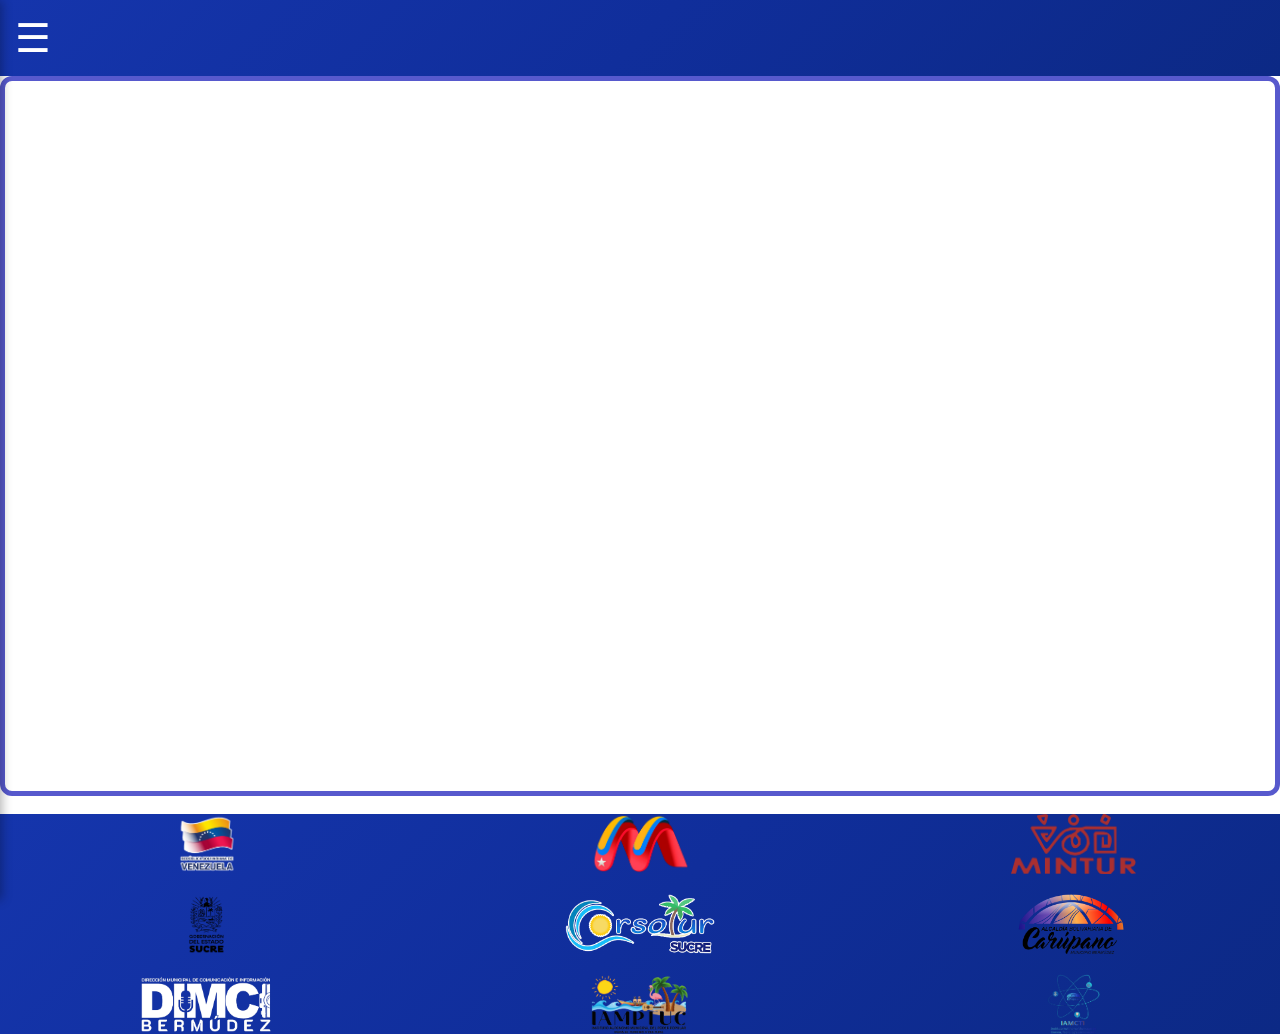
<file: index.html>
<!DOCTYPE html>
<html lang="en">
<head>
    <meta charset="UTF-8">
    <meta name="viewport" content="width=device-width, initial-scale=1.0">
    <title>Document</title>
    <link rel="stylesheet" href="desplegabl.css">
    <link rel="stylesheet" href="riel.css">
    <link rel="stylesheet" href="pie.css">
    <link rel="stylesheet" href="estilo.css">
    <link rel="stylesheet" href="cabeza.css">
</head>
<body>
    
    <!-- El checkbox controla el estado del menú -->
    <input type="checkbox" id="btn-nav" class="checkbox-menu">

    <!-- Botón para abrir (hamburguesa) -->
    <header class="header">
        <label for="btn-nav" class="btn-open">☰</label>
    </header>

    <!-- Menú lateral -->
<nav class="sidebar">
        <div class="sidebar-header">
            <h3>Carúpano</h3>
            <label for="btn-nav" class="btn-close">✕</label>
        </div>
   <!-- Dentro del <nav class="sidebar"> -->
<ul class="nav-links">
    <li><a href="index.html">Inicio</a></li>
    
    
    <!-- Item con Submenú -->
    <li class="item-has-submenu">
        <input type="checkbox" id="sub-btn-1" class="sub-checkbox">
        <label for="sub-btn-1" class="sub-label">
            Destinos turísticos  <span class="arrow">▼</span>
        </label>
        
        <ul class="submenu">
            <li><a href="playas.html">Playas </a></li>
            <li><a href="rios.html">Ríos y lagunas</a></li>
            <li><a href="plazas.html">Plazas </a></li>
            <li><a href="parques..html">Parques </a></li>
        </ul>
    </li>

      <li class="item-has-submenu">
        <input type="checkbox" id="sub-btn-4" class="sub-checkbox">
        <label for="sub-btn-4" class="sub-label">
         Otros sitios de interés  <span class="arrow">▼</span>
        </label>
        
        <ul class="submenu">
      
           
            <li><a href="otros_s.html">Sitios históricos </a></li>
            <li><a href="monumentos_r.html">Monumentos religiosos  </a></li>
           
        </ul>
    </li>

     <li class="item-has-submenu">
        <input type="checkbox" id="sub-btn-2" class="sub-checkbox">
        <label for="sub-btn-2" class="sub-label">
           Alojamiento  <span class="arrow">▼</span>
        </label>
        
        <ul class="submenu">
            <li><a href="hoteles.html">Hoteles </a></li>
            <li><a href="posadas.html">Posadas</a></li>
          
        </ul>
    </li>

    <li><a href="comidas_vrvidas.html">Alimentos y bebidas</a></li>
 

      <li class="item-has-submenu">
        <input type="checkbox" id="sub-btn-22" class="sub-checkbox">
        <label for="sub-btn-22" class="sub-label">
           Salud <span class="arrow">▼</span>
        </label>
        
        <ul class="submenu">
            <li><a href="salud.html">Centros de salud  </a></li>
            <li><a href="farmacia.html">Farmacias </a></li>
         
        </ul>
    </li>




     <li><a href="segutidad.html">Seguridad</a></li>


       <li class="item-has-submenu">
        <input type="checkbox" id="sub-btn-3" class="sub-checkbox">
        <label for="sub-btn-3" class="sub-label">
           Transporte  <span class="arrow">▼</span>
        </label>
        
        <ul class="submenu">
            <li><a href="urbano.html">Urbano </a></li>
        </ul>
    </li>   
      <li><a href="estacion_s.html">Estaciones de servicio    </a></li>
</ul>
    </nav>
          <!-- img de cabeza -->
<div class="video-container">
  <video autoplay muted loop playsinline class="video-bg">
    <source src="cc.mp4" type="video/mp4" class="v">
    Tu navegador no soporta el video.
  </video>
  
</div>
<br>



    <!-- Capa oscura de fondo al abrir (opcional) -->
    <label for="btn-nav" class="overlay"></label>
  <!-- riel de img (opcional) -->









<footer class="footer-institucional">
  <div class="fila-logos">
  <img src="ll1.png" alt="Logo 2">
    <img src="l6.png" alt="Logo 6">
     <img src="l5.png" alt="Logo 5">
        <img src="l3.PNG" alt="Logo 3">
     <img src="l4.png" alt="Logo 4">
     <img src="l7.png" alt="Logo 7">
       <img src="l9.PNG" alt="Logo 9">
    <img src="l1.png" alt="Logo 1">
    <img src="l8.png" alt="Logo 8">
   
  </div>
</footer>


</body>
</html>
</file>
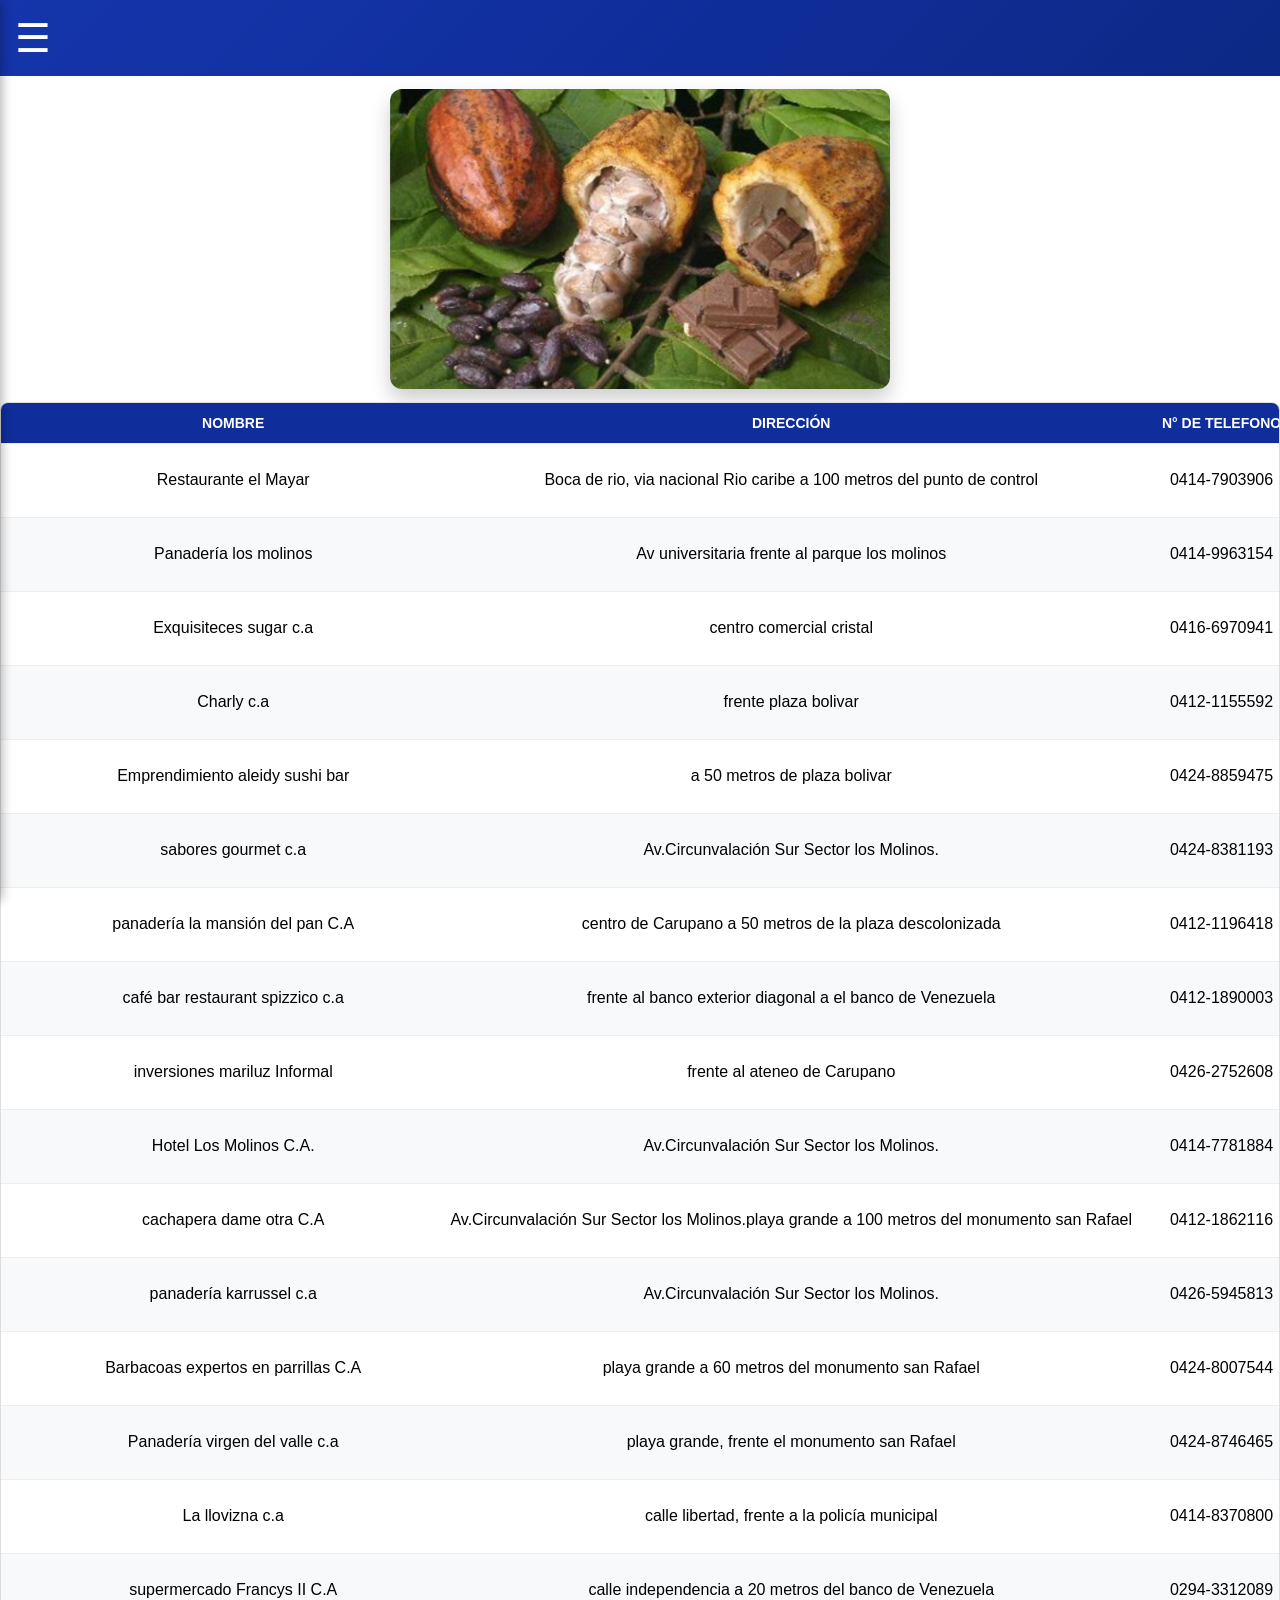
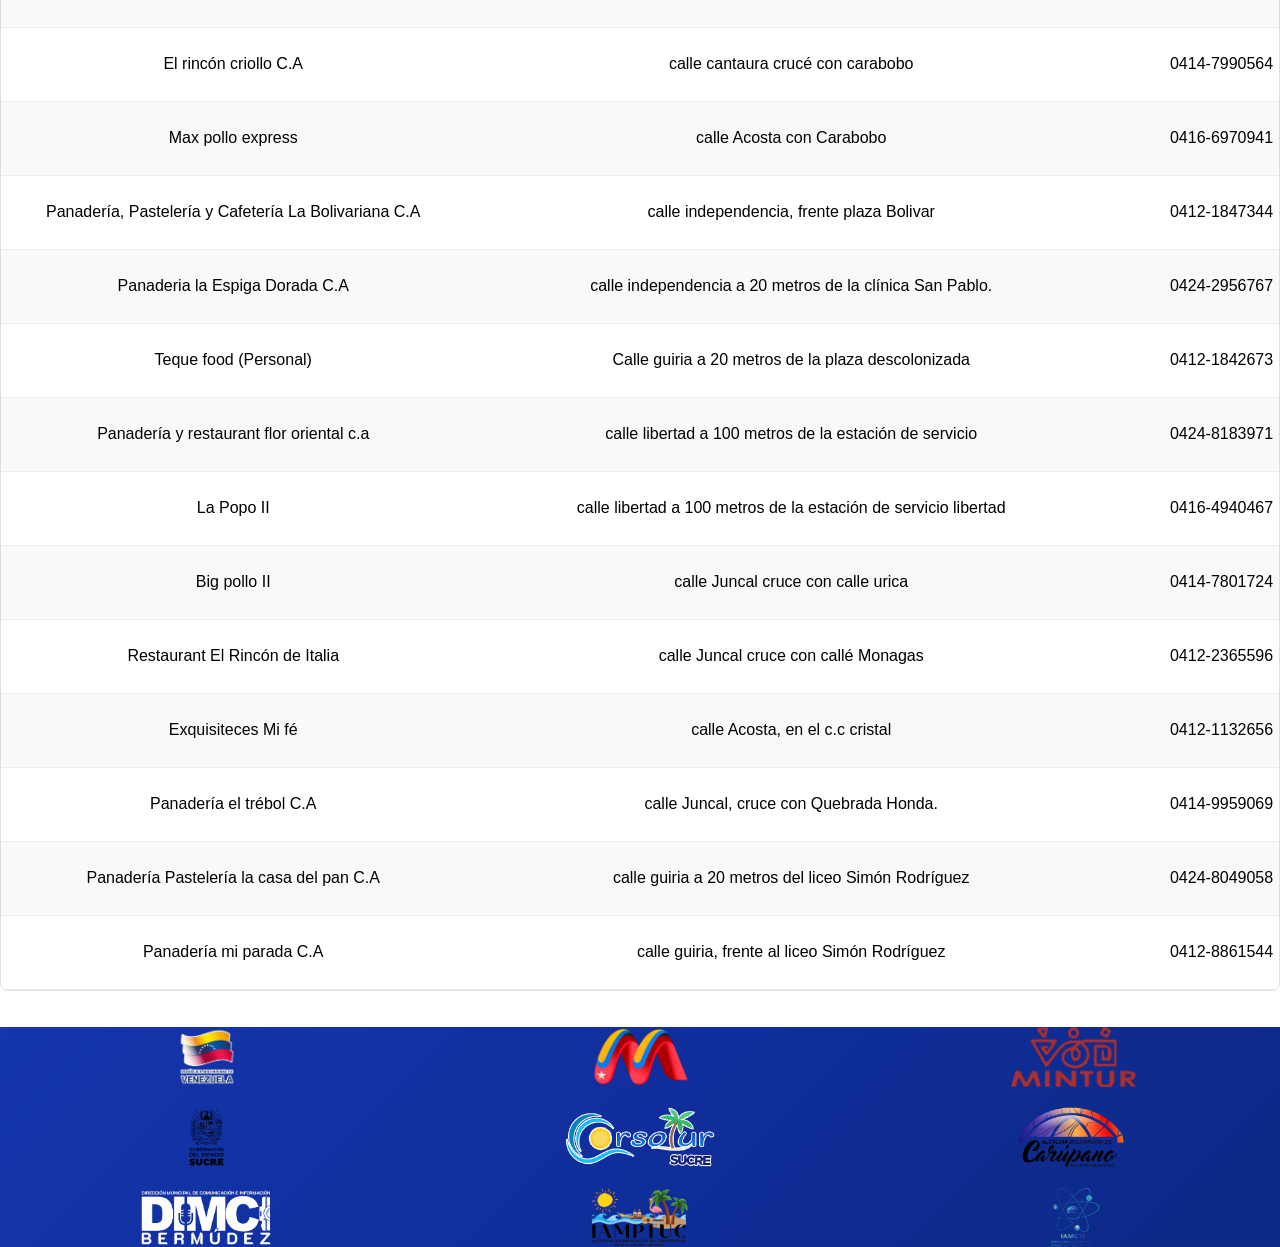
<file: comidas_vrvidas.html>
<!DOCTYPE html>
<html lang="en">
<head>
    <meta charset="UTF-8">
    <meta name="viewport" content="width=device-width, initial-scale=1.0">
    <title>Document</title>
    <link rel="stylesheet" href="desplegabl.css">
    <link rel="stylesheet" href="riel.css">
    <link rel="stylesheet" href="pie.css">
    <link rel="stylesheet" href="estilo.css">
    <link rel="stylesheet" href="cabeza.css">
    <link rel="stylesheet" href="tablas.css">
    <link rel="stylesheet" href="boto.css">
    <link rel="stylesheet" href="riel.css">
</head>
<body>
    
    <!-- El checkbox controla el estado del menú -->
    <input type="checkbox" id="btn-nav" class="checkbox-menu">

    <!-- Botón para abrir (hamburguesa) -->
    <header class="header">
        <label for="btn-nav" class="btn-open">☰</label>
    </header>

    <!-- Menú lateral -->
<nav class="sidebar">
        <div class="sidebar-header">
            <h3>Carúpano</h3>
            <label for="btn-nav" class="btn-close">✕</label>
        </div>
   <!-- Dentro del <nav class="sidebar"> -->
<ul class="nav-links">
    <li><a href="index.html">Inicio</a></li>
    
    
    <!-- Item con Submenú -->
    <li class="item-has-submenu">
        <input type="checkbox" id="sub-btn-1" class="sub-checkbox">
        <label for="sub-btn-1" class="sub-label">
            Destinos turísticos  <span class="arrow">▼</span>
        </label>
        
        <ul class="submenu">
            <li><a href="playas.html">Playas </a></li>
            <li><a href="rios.html">Ríos y lagunas</a></li>
            <li><a href="plazas.html">Plazas </a></li>
            <li><a href="parques..html">Parques </a></li>
        </ul>
    </li>

      <li class="item-has-submenu">
        <input type="checkbox" id="sub-btn-4" class="sub-checkbox">
        <label for="sub-btn-4" class="sub-label">
         Otros sitios de interés  <span class="arrow">▼</span>
        </label>
        
        <ul class="submenu">
      
           
            <li><a href="otros_s.html">Sitios históricos </a></li>
            <li><a href="monumentos_r.html">Monumentos religiosos  </a></li>
           
        </ul>
    </li>

     <li class="item-has-submenu">
        <input type="checkbox" id="sub-btn-2" class="sub-checkbox">
        <label for="sub-btn-2" class="sub-label">
           Alojamiento  <span class="arrow">▼</span>
        </label>
        
        <ul class="submenu">
            <li><a href="hoteles.html">Hoteles </a></li>
            <li><a href="posadas.html">Posadas</a></li>
          
        </ul>
    </li>

    <li><a href="comidas_vrvidas.html">Alimentos y bebidas</a></li>
 

      <li class="item-has-submenu">
        <input type="checkbox" id="sub-btn-22" class="sub-checkbox">
        <label for="sub-btn-22" class="sub-label">
           Salud <span class="arrow">▼</span>
        </label>
        
        <ul class="submenu">
            <li><a href="salud.html">Centros de salud  </a></li>
            <li><a href="farmacia.html">Farmacias </a></li>
         
        </ul>
    </li>




     <li><a href="segutidad.html">Seguridad</a></li>


       <li class="item-has-submenu">
        <input type="checkbox" id="sub-btn-3" class="sub-checkbox">
        <label for="sub-btn-3" class="sub-label">
           Transporte  <span class="arrow">▼</span>
        </label>
        
        <ul class="submenu">
            <li><a href="urbano.html">Urbano </a></li>
        </ul>
    </li>   
      <li><a href="estacion_s.html">Estaciones de servicio    </a></li>
</ul>
    </nav>
    
    <!-- Capa oscura de fondo al abrir (opcional) -->
    <label for="btn-nav" class="overlay"></label>
  <!-- riel de img (opcional) -->
    <div class="slider-container">
        <div class="slider-track">
            <img src="co1.jpeg" alt="Paisaje 1">
            <img src="co2.jpeg" alt="Paisaje 2">
            <img src="pes.jpeg" alt="Paisaje 3">
            <img src="ron.jpeg" alt="Paisaje 4">
            <img src="ca.jpeg" alt="Paisaje 5">
            <img src="co6.jpeg" alt="Paisaje 6">
          
        </div>
    </div>

      <!-- El contenedor es clave para el scroll en celulares -->

   <div class="table-container">
        <table>
            <thead>
                <tr>
                    <th></th>
                    <th>Nombre</th>
                    <th>Dirección</th>
                    <th>N° de telefono</th>
                    <th></th>
                </tr>
            </thead>
            <tbody>
                <tr>
                    <td>
                     
                    </td>
                     <td>Restaurante el Mayar</td>
                    <td>Boca de rio, via nacional Rio caribe a 100 metros del punto de control </td>
                     <td>0414-7903906</td>
                    <td>  
                        <!-- Botón con logo de GPS -->
                        <a href="https://maps.app.goo.gl/YWu4k9u4mYv9ad5EA" target="_blank" class="btn-gps">
                        <!-- Código SVG del logo de GPS -->
                        <svg xmlns="http://www.w3.org/2000/svg" 
                        width="25"
                         height="25" 
                         fill="currentColor" 
                         class="bi bi-geo-alt-fill"
                          viewBox="0 0 16 16">
                        <path d="M8 16s6-5.686 6-10A6 6 0 0 0 2 6c0 4.314 6 10 6 10m0-7a3 3 0 1 1 0-6 3 3 0 0 1 0 6"/>
                        </svg>
                        <span>  visitar</span>
                        </a>
                    </td>
                </tr>

                 <tr>
                    <td>
                     
                    </td>
                    <td>Panadería los molinos </td>
                    <td>Av universitaria frente al parque los molinos </td>
                     <td>0414-9963154</td>
                    <td>  
                        <!-- Botón con logo de GPS -->
                        <a href="https://maps.app.goo.gl/Cveod7xacpDzEh7o8" target="_blank" class="btn-gps">
                        <!-- Código SVG del logo de GPS -->
                        <svg xmlns="http://www.w3.org/2000/svg" 
                        width="25"
                         height="25" 
                         fill="currentColor" 
                         class="bi bi-geo-alt-fill"
                          viewBox="0 0 16 16">
                        <path d="M8 16s6-5.686 6-10A6 6 0 0 0 2 6c0 4.314 6 10 6 10m0-7a3 3 0 1 1 0-6 3 3 0 0 1 0 6"/>
                        </svg>
                        <span>  visitar</span>
                        </a>
                    </td>
                </tr>

                 <tr>
                    <td>
                     
                    </td>
                    <td>Exquisiteces sugar c.a  </td>
                    <td>centro comercial cristal  </td>
                     <td>0416-6970941</td>
                    <td>  
                        <!-- Botón con logo de GPS -->
                        <a href="https://maps.app.goo.gl/skePfNgUvGvt5hiA7" target="_blank" class="btn-gps">
                        <!-- Código SVG del logo de GPS -->
                        <svg xmlns="http://www.w3.org/2000/svg" 
                        width="25"
                         height="25" 
                         fill="currentColor" 
                         class="bi bi-geo-alt-fill"
                          viewBox="0 0 16 16">
                        <path d="M8 16s6-5.686 6-10A6 6 0 0 0 2 6c0 4.314 6 10 6 10m0-7a3 3 0 1 1 0-6 3 3 0 0 1 0 6"/>
                        </svg>
                        <span>  visitar</span>
                        </a>
                    </td>
                </tr>

                 <tr>
                    <td>
                     
                    </td>
                    <td>Charly c.a</td>
                    <td>frente plaza bolivar </td>
                     <td>0412-1155592</td>
                    <td>  
                        <!-- Botón con logo de GPS -->
                        <a href="https://maps.app.goo.gl/Co2Pv15YM6iYFam17" target="_blank" class="btn-gps">
                        <!-- Código SVG del logo de GPS -->
                        <svg xmlns="http://www.w3.org/2000/svg" 
                        width="25"
                         height="25" 
                         fill="currentColor" 
                         class="bi bi-geo-alt-fill"
                          viewBox="0 0 16 16">
                        <path d="M8 16s6-5.686 6-10A6 6 0 0 0 2 6c0 4.314 6 10 6 10m0-7a3 3 0 1 1 0-6 3 3 0 0 1 0 6"/>
                        </svg>
                        <span>  visitar</span>
                        </a>
                    </td>
                </tr>

                 <tr>
                    <td>
                     
                    </td>
                    <td>Emprendimiento aleidy sushi bar</td>
                    <td>a 50 metros de plaza bolivar </td>
                     <td>0424-8859475</td>
                    <td>  
                        <!-- Botón con logo de GPS -->
                        <a href="https://maps.app.goo.gl/qRqeMvBdb1o46TmQ7" target="_blank" class="btn-gps">
                        <!-- Código SVG del logo de GPS -->
                        <svg xmlns="http://www.w3.org/2000/svg" 
                        width="25"
                         height="25" 
                         fill="currentColor" 
                         class="bi bi-geo-alt-fill"
                          viewBox="0 0 16 16">
                        <path d="M8 16s6-5.686 6-10A6 6 0 0 0 2 6c0 4.314 6 10 6 10m0-7a3 3 0 1 1 0-6 3 3 0 0 1 0 6"/>
                        </svg>
                        <span>  visitar</span>
                        </a>
                    </td>
                </tr>

                     <tr>
                    <td>
                     
                    </td>
                    <td>sabores gourmet c.a</td>
                    <td>Av.Circunvalación Sur Sector los Molinos.</td>
                     <td>0424-8381193</td>
                    <td>  
                        <!-- Botón con logo de GPS -->
                        <a href="https://maps.app.goo.gl/RxNVmnvqfi36ydQQA" target="_blank" class="btn-gps">
                        <!-- Código SVG del logo de GPS -->
                        <svg xmlns="http://www.w3.org/2000/svg" 
                        width="25"
                         height="25" 
                         fill="currentColor" 
                         class="bi bi-geo-alt-fill"
                          viewBox="0 0 16 16">
                        <path d="M8 16s6-5.686 6-10A6 6 0 0 0 2 6c0 4.314 6 10 6 10m0-7a3 3 0 1 1 0-6 3 3 0 0 1 0 6"/>
                        </svg>
                        <span>  visitar</span>
                        </a>
                    </td>
                </tr>

                 <tr>
                    <td>
                     
                    </td>
                    <td>panadería la mansión del pan  C.A</td>
                    <td>centro de Carupano a 50 metros de la plaza descolonizada </td>
                     <td>0412-1196418</td>
                    <td>  
                        <!-- Botón con logo de GPS -->
                        <a href="https://maps.app.goo.gl/GtZmBkMUv16GCMBA6" target="_blank" class="btn-gps">
                        <!-- Código SVG del logo de GPS -->
                        <svg xmlns="http://www.w3.org/2000/svg" 
                        width="25"
                         height="25" 
                         fill="currentColor" 
                         class="bi bi-geo-alt-fill"
                          viewBox="0 0 16 16">
                        <path d="M8 16s6-5.686 6-10A6 6 0 0 0 2 6c0 4.314 6 10 6 10m0-7a3 3 0 1 1 0-6 3 3 0 0 1 0 6"/>
                        </svg>
                        <span>  visitar</span>
                        </a>
                    </td>
                </tr>

                 <tr>
                    <td>
                     
                    </td>
                    <td>café bar restaurant spizzico c.a </td>
                    <td>frente al banco exterior diagonal a el banco de Venezuela </td>
                     <td>0412-1890003</td> 
                    <td>  
                        <!-- Botón con logo de GPS -->
                        <a href="https://maps.app.goo.gl/xdbsRhQ9VBP9nSTg8" target="_blank" class="btn-gps">
                        <!-- Código SVG del logo de GPS -->
                        <svg xmlns="http://www.w3.org/2000/svg" 
                        width="25"
                         height="25" 
                         fill="currentColor" 
                         class="bi bi-geo-alt-fill"
                          viewBox="0 0 16 16">
                        <path d="M8 16s6-5.686 6-10A6 6 0 0 0 2 6c0 4.314 6 10 6 10m0-7a3 3 0 1 1 0-6 3 3 0 0 1 0 6"/>
                        </svg>
                        <span>  visitar</span>
                        </a>
                    </td>
                </tr>


                     <tr>
                    <td>
                     
                    </td>
                    <td>inversiones mariluz Informal</td>
                    <td>frente al ateneo de Carupano </td>
                     <td>0426-2752608</td>
                    <td>  
                        <!-- Botón con logo de GPS -->
                        <a href="https://maps.app.goo.gl/yuF1Rbha2W1hvSPu6" target="_blank" class="btn-gps">
                        <!-- Código SVG del logo de GPS -->
                        <svg xmlns="http://www.w3.org/2000/svg" 
                        width="25"
                         height="25" 
                         fill="currentColor" 
                         class="bi bi-geo-alt-fill"
                          viewBox="0 0 16 16">
                        <path d="M8 16s6-5.686 6-10A6 6 0 0 0 2 6c0 4.314 6 10 6 10m0-7a3 3 0 1 1 0-6 3 3 0 0 1 0 6"/>
                        </svg>
                        <span>  visitar</span>
                        </a>
                    </td>
                </tr>

                 <tr>
                    <td>
                     
                    </td>
                    <td>Hotel Los Molinos C.A.</td>
                    <td>Av.Circunvalación Sur Sector los Molinos.</td>
                     <td>0414-7781884</td>
                    <td>  
                        <!-- Botón con logo de GPS -->
                        <a href="https://maps.app.goo.gl/TX2KBFbaKn8mcFJLA?g_st=aw" target="_blank" class="btn-gps">
                        <!-- Código SVG del logo de GPS -->
                        <svg xmlns="http://www.w3.org/2000/svg" 
                        width="25"
                         height="25" 
                         fill="currentColor" 
                         class="bi bi-geo-alt-fill"
                          viewBox="0 0 16 16">
                        <path d="M8 16s6-5.686 6-10A6 6 0 0 0 2 6c0 4.314 6 10 6 10m0-7a3 3 0 1 1 0-6 3 3 0 0 1 0 6"/>
                        </svg>
                        <span>  visitar</span>
                        </a>
                    </td>
                </tr>

                 <tr>
                    <td>
                     
                    </td>
                    <td>cachapera dame otra C.A</td>
                    <td>Av.Circunvalación Sur Sector los Molinos.playa grande a 100 metros del monumento san Rafael </td>
                     <td>0412-1862116</td>
                    <td>  
                        <!-- Botón con logo de GPS -->
                        <a href="https://maps.app.goo.gl/CUamNRL5f2QDHBoG8" target="_blank" class="btn-gps">
                        <!-- Código SVG del logo de GPS -->
                        <svg xmlns="http://www.w3.org/2000/svg" 
                        width="25"
                         height="25" 
                         fill="currentColor" 
                         class="bi bi-geo-alt-fill"
                          viewBox="0 0 16 16">
                        <path d="M8 16s6-5.686 6-10A6 6 0 0 0 2 6c0 4.314 6 10 6 10m0-7a3 3 0 1 1 0-6 3 3 0 0 1 0 6"/>
                        </svg>
                        <span>  visitar</span>
                        </a>
                    </td>
                </tr>

                 <tr>
                    <td>
                     
                    </td>
                    <td>panadería karrussel c.a </td>
                    <td>Av.Circunvalación Sur Sector los Molinos.</td>
                     <td>0426-5945813</td>
                    <td>  
                        <!-- Botón con logo de GPS -->
                        <a href="https://maps.app.goo.gl/W1wYBa1hAYiMmrqu7" target="_blank" class="btn-gps">
                        <!-- Código SVG del logo de GPS -->
                        <svg xmlns="http://www.w3.org/2000/svg" 
                        width="25"
                         height="25" 
                         fill="currentColor" 
                         class="bi bi-geo-alt-fill"
                          viewBox="0 0 16 16">
                        <path d="M8 16s6-5.686 6-10A6 6 0 0 0 2 6c0 4.314 6 10 6 10m0-7a3 3 0 1 1 0-6 3 3 0 0 1 0 6"/>
                        </svg>
                        <span>  visitar</span>
                        </a>
                    </td>
                </tr>

                 <tr>
                    <td>
                     
                    </td>
                    <td>Barbacoas expertos en parrillas C.A</td>
                    <td>playa grande a 60 metros del monumento san Rafael </td>
                     <td>0424-8007544</td>
                    <td>  
                        <!-- Botón con logo de GPS -->
                        <a href="https://maps.app.goo.gl/dKdudxsNtAHagVjSA" target="_blank" class="btn-gps">
                        <!-- Código SVG del logo de GPS -->
                        <svg xmlns="http://www.w3.org/2000/svg" 
                        width="25"
                         height="25" 
                         fill="currentColor" 
                         class="bi bi-geo-alt-fill"
                          viewBox="0 0 16 16">
                        <path d="M8 16s6-5.686 6-10A6 6 0 0 0 2 6c0 4.314 6 10 6 10m0-7a3 3 0 1 1 0-6 3 3 0 0 1 0 6"/>
                        </svg>
                        <span>  visitar</span>
                        </a>
                    </td>
                </tr>

                 <tr>
                    <td>
                     
                    </td>
                    <td>Panadería virgen del valle c.a</td>
                    <td>playa grande, frente el monumento san Rafael </td>
                     <td>0424-8746465</td>
                    <td>  
                        <!-- Botón con logo de GPS -->
                        <a href="https://maps.app.goo.gl/xhJWkAZh7WXStHbZA" target="_blank" class="btn-gps">
                        <!-- Código SVG del logo de GPS -->
                        <svg xmlns="http://www.w3.org/2000/svg" 
                        width="25"
                         height="25" 
                         fill="currentColor" 
                         class="bi bi-geo-alt-fill"
                          viewBox="0 0 16 16">
                        <path d="M8 16s6-5.686 6-10A6 6 0 0 0 2 6c0 4.314 6 10 6 10m0-7a3 3 0 1 1 0-6 3 3 0 0 1 0 6"/>
                        </svg>
                        <span>  visitar</span>
                        </a>
                    </td>
                </tr>

                 <tr>
                    <td>
                     
                    </td>
                    <td>La llovizna c.a</td>
                    <td>calle libertad, frente a la policía municipal </td>
                     <td>0414-8370800</td>
                    <td>  
                        <!-- Botón con logo de GPS -->
                        <a href="https://maps.app.goo.gl/dGT3P6W8ADZZhWvf7" target="_blank" class="btn-gps">
                        <!-- Código SVG del logo de GPS -->
                        <svg xmlns="http://www.w3.org/2000/svg" 
                        width="25"
                         height="25" 
                         fill="currentColor" 
                         class="bi bi-geo-alt-fill"
                          viewBox="0 0 16 16">
                        <path d="M8 16s6-5.686 6-10A6 6 0 0 0 2 6c0 4.314 6 10 6 10m0-7a3 3 0 1 1 0-6 3 3 0 0 1 0 6"/>
                        </svg>
                        <span>  visitar</span>
                        </a>
                    </td>
                </tr>


                 <tr>
                    <td>
                     
                    </td>
                    <td>supermercado Francys II C.A</td>
                    <td>calle independencia a 20 metros del banco de Venezuela </td>
                     <td>0294-3312089</td>
                    <td>  
                        <!-- Botón con logo de GPS -->
                        <a href="https://maps.app.goo.gl/gSHrJ2wW98VU28a59" target="_blank" class="btn-gps">
                        <!-- Código SVG del logo de GPS -->
                        <svg xmlns="http://www.w3.org/2000/svg" 
                        width="25"
                         height="25" 
                         fill="currentColor" 
                         class="bi bi-geo-alt-fill"
                          viewBox="0 0 16 16">
                        <path d="M8 16s6-5.686 6-10A6 6 0 0 0 2 6c0 4.314 6 10 6 10m0-7a3 3 0 1 1 0-6 3 3 0 0 1 0 6"/>
                        </svg>
                        <span>  visitar</span>
                        </a>
                    </td>
                </tr>

                 <tr>
                    <td>
                     
                    </td>
                    <td>El rincón criollo C.A</td>
                    <td>calle cantaura crucé con carabobo</td>
                     <td>0414-7990564</td>
                    <td>  
                        <!-- Botón con logo de GPS -->
                        <a href="https://maps.app.goo.gl/eg3aPwWQ9yCkG5DH7" target="_blank" class="btn-gps">
                        <!-- Código SVG del logo de GPS -->
                        <svg xmlns="http://www.w3.org/2000/svg" 
                        width="25"
                         height="25" 
                         fill="currentColor" 
                         class="bi bi-geo-alt-fill"
                          viewBox="0 0 16 16">
                        <path d="M8 16s6-5.686 6-10A6 6 0 0 0 2 6c0 4.314 6 10 6 10m0-7a3 3 0 1 1 0-6 3 3 0 0 1 0 6"/>
                        </svg>
                        <span>  visitar</span>
                        </a>
                    </td>
                </tr>

                 <tr>
                    <td>
                     
                    </td>
                    <td>Max pollo express </td>
                    <td>calle Acosta con Carabobo </td>
                     <td>0416-6970941</td>
                    <td>  
                        <!-- Botón con logo de GPS -->
                        <a href="https://maps.app.goo.gl/NpAQhLkapgMER3un9" target="_blank" class="btn-gps">
                        <!-- Código SVG del logo de GPS -->
                        <svg xmlns="http://www.w3.org/2000/svg" 
                        width="25"
                         height="25" 
                         fill="currentColor" 
                         class="bi bi-geo-alt-fill"
                          viewBox="0 0 16 16">
                        <path d="M8 16s6-5.686 6-10A6 6 0 0 0 2 6c0 4.314 6 10 6 10m0-7a3 3 0 1 1 0-6 3 3 0 0 1 0 6"/>
                        </svg>
                        <span>  visitar</span>
                        </a>
                    </td>
                </tr>

                 <tr>
                    <td>
                     
                    </td>
                    <td>Panadería, Pastelería y Cafetería La Bolivariana C.A</td>
                    <td>calle independencia, frente plaza Bolivar </td>
                     <td>0412-1847344</td>
                    <td>  
                        <!-- Botón con logo de GPS -->
                        <a href="https://maps.app.goo.gl/8pVgReP3hHybPKct5" target="_blank" class="btn-gps">
                        <!-- Código SVG del logo de GPS -->
                        <svg xmlns="http://www.w3.org/2000/svg" 
                        width="25"
                         height="25" 
                         fill="currentColor" 
                         class="bi bi-geo-alt-fill"
                          viewBox="0 0 16 16">
                        <path d="M8 16s6-5.686 6-10A6 6 0 0 0 2 6c0 4.314 6 10 6 10m0-7a3 3 0 1 1 0-6 3 3 0 0 1 0 6"/>
                        </svg>
                        <span>  visitar</span>
                        </a>
                    </td>
                </tr>

                 <tr>
                    <td>
                     
                    </td>
                    <td>Panaderia la Espiga Dorada C.A</td>
                    <td>calle independencia a 20 metros de la clínica San Pablo. </td>
                     <td>0424-2956767</td>
                    <td>  
                        <!-- Botón con logo de GPS -->
                        <a href="https://maps.app.goo.gl/GQtoGFXiZAD3TV4d8" target="_blank" class="btn-gps">
                        <!-- Código SVG del logo de GPS -->
                        <svg xmlns="http://www.w3.org/2000/svg" 
                        width="25"
                         height="25" 
                         fill="currentColor" 
                         class="bi bi-geo-alt-fill"
                          viewBox="0 0 16 16">
                        <path d="M8 16s6-5.686 6-10A6 6 0 0 0 2 6c0 4.314 6 10 6 10m0-7a3 3 0 1 1 0-6 3 3 0 0 1 0 6"/>
                        </svg>
                        <span>  visitar</span>
                        </a>
                    </td>
                </tr>
            
                     <tr>
                    <td>
                     
                    </td>
                    <td>Teque food (Personal)</td>
                    <td>Calle guiria a 20 metros de la plaza descolonizada </td>
                     <td>0412-1842673</td>
                    <td>  
                        <!-- Botón con logo de GPS -->
                        <a href="https://maps.app.goo.gl/yfeDjEYKbbruFMN96" target="_blank" class="btn-gps">
                        <!-- Código SVG del logo de GPS -->
                        <svg xmlns="http://www.w3.org/2000/svg" 
                        width="25"
                         height="25" 
                         fill="currentColor" 
                         class="bi bi-geo-alt-fill"
                          viewBox="0 0 16 16">
                        <path d="M8 16s6-5.686 6-10A6 6 0 0 0 2 6c0 4.314 6 10 6 10m0-7a3 3 0 1 1 0-6 3 3 0 0 1 0 6"/>
                        </svg>
                        <span>  visitar</span>
                        </a>
                    </td>
                </tr>

                         <tr>
                    <td>
                     
                    </td>
                    <td>Panadería y restaurant flor oriental c.a</td>
                    <td>calle libertad a 100 metros de la estación de servicio </td>
                     <td>0424-8183971</td>
                    <td>  
                        <!-- Botón con logo de GPS -->
                        <a href="https://maps.app.goo.gl/UCgAyA5XJHta872BA" target="_blank" class="btn-gps">
                        <!-- Código SVG del logo de GPS -->
                        <svg xmlns="http://www.w3.org/2000/svg" 
                        width="25"
                         height="25" 
                         fill="currentColor" 
                         class="bi bi-geo-alt-fill"
                          viewBox="0 0 16 16">
                        <path d="M8 16s6-5.686 6-10A6 6 0 0 0 2 6c0 4.314 6 10 6 10m0-7a3 3 0 1 1 0-6 3 3 0 0 1 0 6"/>
                        </svg>
                        <span>  visitar</span>
                        </a>
                    </td>
                </tr>
 
         <tr>
                    <td>
                     
                    </td>
                    <td>La Popo II </td>
                    <td>calle libertad a 100 metros de la estación de servicio libertad </td>
                     <td>0416-4940467</td>
                    <td>  
                        <!-- Botón con logo de GPS -->
                        <a href="https://maps.app.goo.gl/4FqN73TqKqotkEocA" target="_blank" class="btn-gps">
                        <!-- Código SVG del logo de GPS -->
                        <svg xmlns="http://www.w3.org/2000/svg" 
                        width="25"
                         height="25" 
                         fill="currentColor" 
                         class="bi bi-geo-alt-fill"
                          viewBox="0 0 16 16">
                        <path d="M8 16s6-5.686 6-10A6 6 0 0 0 2 6c0 4.314 6 10 6 10m0-7a3 3 0 1 1 0-6 3 3 0 0 1 0 6"/>
                        </svg>
                        <span>  visitar</span>
                        </a>
                    </td>
                </tr>

                         <tr>
                    <td>
                     
                    </td>
                    <td> Big pollo II</td>
                    <td>calle Juncal cruce con calle urica </td>
                     <td>0414-7801724</td>
                    <td>  
                        <!-- Botón con logo de GPS -->
                        <a href="https://maps.app.goo.gl/CNtxwnSTdyz15Rv57" target="_blank" class="btn-gps">
                        <!-- Código SVG del logo de GPS -->
                        <svg xmlns="http://www.w3.org/2000/svg" 
                        width="25"
                         height="25" 
                         fill="currentColor" 
                         class="bi bi-geo-alt-fill"
                          viewBox="0 0 16 16">
                        <path d="M8 16s6-5.686 6-10A6 6 0 0 0 2 6c0 4.314 6 10 6 10m0-7a3 3 0 1 1 0-6 3 3 0 0 1 0 6"/>
                        </svg>
                        <span>  visitar</span>
                        </a>
                    </td>
                </tr>

                         <tr>
                    <td>
                     
                    </td>
                    <td>Restaurant El Rincón de Italia</td>
                    <td>calle Juncal cruce con callé Monagas </td>
                     <td>0412-2365596</td>
                    <td>  
                        <!-- Botón con logo de GPS -->
                        <a href="https://maps.app.goo.gl/kz98PWAshL1BNCHn7" target="_blank" class="btn-gps">
                        <!-- Código SVG del logo de GPS -->
                        <svg xmlns="http://www.w3.org/2000/svg" 
                        width="25"
                         height="25" 
                         fill="currentColor" 
                         class="bi bi-geo-alt-fill"
                          viewBox="0 0 16 16">
                        <path d="M8 16s6-5.686 6-10A6 6 0 0 0 2 6c0 4.314 6 10 6 10m0-7a3 3 0 1 1 0-6 3 3 0 0 1 0 6"/>
                        </svg>
                        <span>  visitar</span>
                        </a>
                    </td>
                </tr>

                         <tr>
                    <td>
                     
                    </td>
                    <td>Exquisiteces Mi fé </td>
                    <td>calle Acosta, en el c.c cristal </td>
                     <td>0412-1132656</td>
                    <td>  
                        <!-- Botón con logo de GPS -->
                        <a href="https://maps.app.goo.gl/97FFoxmpwaUeuw9S9" target="_blank" class="btn-gps">
                        <!-- Código SVG del logo de GPS -->
                        <svg xmlns="http://www.w3.org/2000/svg" 
                        width="25"
                         height="25" 
                         fill="currentColor" 
                         class="bi bi-geo-alt-fill"
                          viewBox="0 0 16 16">
                        <path d="M8 16s6-5.686 6-10A6 6 0 0 0 2 6c0 4.314 6 10 6 10m0-7a3 3 0 1 1 0-6 3 3 0 0 1 0 6"/>
                        </svg>
                        <span>  visitar</span>
                        </a>
                    </td>
                </tr>

                         <tr>
                    <td>
                     
                    </td>
                    <td>Panadería el trébol C.A</td>
                    <td>calle Juncal, cruce con Quebrada Honda.</td>
                     <td>0414-9959069</td>
                    <td>  
                        <!-- Botón con logo de GPS -->
                        <a href="https://maps.app.goo.gl/ZyyfbuUGBxZXWFhg6" target="_blank" class="btn-gps">
                        <!-- Código SVG del logo de GPS -->
                        <svg xmlns="http://www.w3.org/2000/svg" 
                        width="25"
                         height="25" 
                         fill="currentColor" 
                         class="bi bi-geo-alt-fill"
                          viewBox="0 0 16 16">
                        <path d="M8 16s6-5.686 6-10A6 6 0 0 0 2 6c0 4.314 6 10 6 10m0-7a3 3 0 1 1 0-6 3 3 0 0 1 0 6"/>
                        </svg>
                        <span>  visitar</span>
                        </a>
                    </td>
                </tr>

                         <tr>
                    <td>
                     
                    </td>
                    <td>Panadería Pastelería la casa del pan C.A</td>
                    <td>calle guiria a 20 metros del liceo Simón Rodríguez </td>
                     <td>0424-8049058</td>
                    <td>  
                        <!-- Botón con logo de GPS -->
                        <a href="https://maps.app.goo.gl/cJVsbbKF9119UCM69" target="_blank" class="btn-gps">
                        <!-- Código SVG del logo de GPS -->
                        <svg xmlns="http://www.w3.org/2000/svg" 
                        width="25"
                         height="25" 
                         fill="currentColor" 
                         class="bi bi-geo-alt-fill"
                          viewBox="0 0 16 16">
                        <path d="M8 16s6-5.686 6-10A6 6 0 0 0 2 6c0 4.314 6 10 6 10m0-7a3 3 0 1 1 0-6 3 3 0 0 1 0 6"/>
                        </svg>
                        <span>  visitar</span>
                        </a>
                    </td>
                </tr>

                         <tr>
                    <td>
                     
                    </td>
                    <td>Panadería mi parada C.A</td>
                    <td>calle guiria, frente al liceo Simón Rodríguez </td>
                     <td>0412-8861544</td>
                    <td>  
                        <!-- Botón con logo de GPS -->
                        <a href="https://maps.app.goo.gl/UH4DFVz47e89wTN48" target="_blank" class="btn-gps">
                        <!-- Código SVG del logo de GPS -->
                        <svg xmlns="http://www.w3.org/2000/svg" 
                        width="25"
                         height="25" 
                         fill="currentColor" 
                         class="bi bi-geo-alt-fill"
                          viewBox="0 0 16 16">
                        <path d="M8 16s6-5.686 6-10A6 6 0 0 0 2 6c0 4.314 6 10 6 10m0-7a3 3 0 1 1 0-6 3 3 0 0 1 0 6"/>
                        </svg>
                        <span>  visitar</span>
                        </a>
                    </td>
                </tr>

                
       
              

            </tbody>
        </table>
    </div>
<br>
<br>
<footer class="footer-institucional">
  <div class="fila-logos">
  <img src="ll1.png" alt="Logo 2">
    <img src="l6.png" alt="Logo 6">
     <img src="l5.png" alt="Logo 5">
        <img src="l3.PNG" alt="Logo 3">
     <img src="l4.png" alt="Logo 4">
     <img src="l7.png" alt="Logo 7">
       <img src="l9.PNG" alt="Logo 9">
    <img src="l1.png" alt="Logo 1">
    <img src="l8.png" alt="Logo 8">
   
  </div>
</footer>


</body>
</html>
</file>
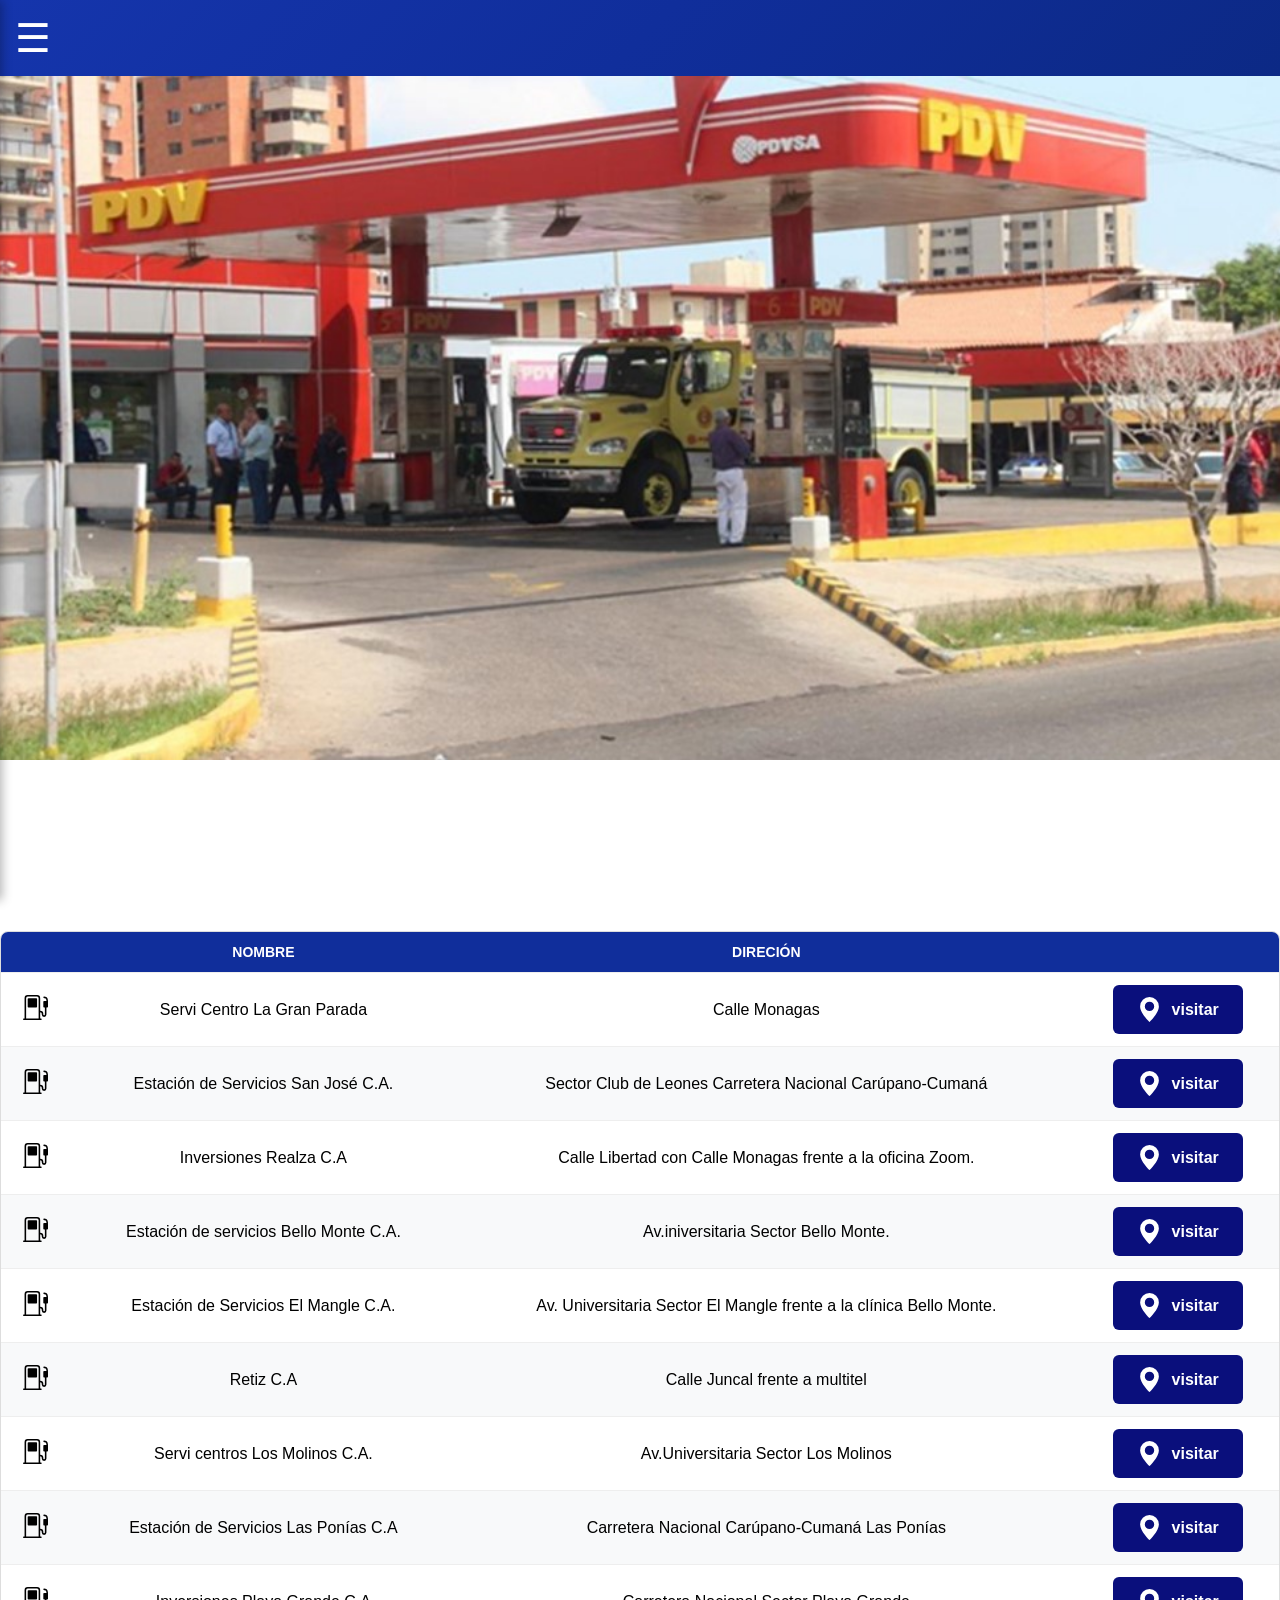
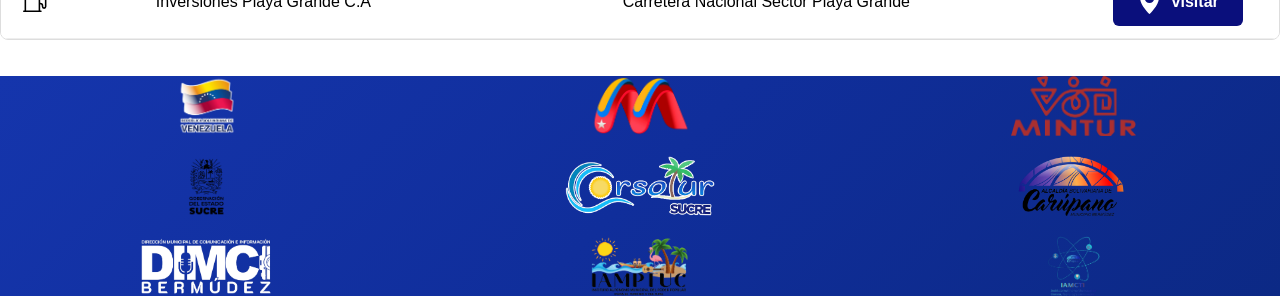
<file: estacion_s.html>
<!DOCTYPE html>
<html lang="en">
<head>
    <meta charset="UTF-8">
    <meta name="viewport" content="width=device-width, initial-scale=1.0">
    <title>Document</title>
    <link rel="stylesheet" href="desplegabl.css">
    <link rel="stylesheet" href="riel.css">
    <link rel="stylesheet" href="pie.css">
    <link rel="stylesheet" href="estilo.css">
    <link rel="stylesheet" href="cabeza.css">
    <link rel="stylesheet" href="tablas.css">
    <link rel="stylesheet" href="boto.css">
</head>
<body>
    
    <!-- El checkbox controla el estado del menú -->
    <input type="checkbox" id="btn-nav" class="checkbox-menu">

    <!-- Botón para abrir (hamburguesa) -->
    <header class="header">
        <label for="btn-nav" class="btn-open">☰</label>
    </header>

    <!-- Menú lateral -->
<nav class="sidebar">
        <div class="sidebar-header">
            <h3>Carúpano</h3>
            <label for="btn-nav" class="btn-close">✕</label>
        </div>
   <!-- Dentro del <nav class="sidebar"> -->
<ul class="nav-links">
    <li><a href="index.html">Inicio</a></li>
    
    
    <!-- Item con Submenú -->
    <li class="item-has-submenu">
        <input type="checkbox" id="sub-btn-1" class="sub-checkbox">
        <label for="sub-btn-1" class="sub-label">
            Destinos turísticos  <span class="arrow">▼</span>
        </label>
        
        <ul class="submenu">
            <li><a href="playas.html">Playas </a></li>
            <li><a href="rios.html">Ríos y lagunas</a></li>
            <li><a href="plazas.html">Plazas </a></li>
            <li><a href="parques..html">Parques </a></li>
        </ul>
    </li>

      <li class="item-has-submenu">
        <input type="checkbox" id="sub-btn-4" class="sub-checkbox">
        <label for="sub-btn-4" class="sub-label">
         Otros sitios de interés  <span class="arrow">▼</span>
        </label>
        
        <ul class="submenu">
      
           
            <li><a href="otros_s.html">Sitios históricos </a></li>
            <li><a href="monumentos_r.html">Monumentos religiosos  </a></li>
           
        </ul>
    </li>

     <li class="item-has-submenu">
        <input type="checkbox" id="sub-btn-2" class="sub-checkbox">
        <label for="sub-btn-2" class="sub-label">
           Alojamiento  <span class="arrow">▼</span>
        </label>
        
        <ul class="submenu">
            <li><a href="hoteles.html">Hoteles </a></li>
            <li><a href="posadas.html">Posadas</a></li>
          
        </ul>
    </li>

    <li><a href="comidas_vrvidas.html">Alimentos y bebidas</a></li>
 

      <li class="item-has-submenu">
        <input type="checkbox" id="sub-btn-22" class="sub-checkbox">
        <label for="sub-btn-22" class="sub-label">
           Salud <span class="arrow">▼</span>
        </label>
        
        <ul class="submenu">
            <li><a href="salud.html">Centros de salud  </a></li>
            <li><a href="farmacia.html">Farmacias </a></li>
         
        </ul>
    </li>




     <li><a href="segutidad.html">Seguridad</a></li>


       <li class="item-has-submenu">
        <input type="checkbox" id="sub-btn-3" class="sub-checkbox">
        <label for="sub-btn-3" class="sub-label">
           Transporte  <span class="arrow">▼</span>
        </label>
        
        <ul class="submenu">
            <li><a href="urbano.html">Urbano </a></li>
        </ul>
    </li>   
      <li><a href="estacion_s.html">Estaciones de servicio    </a></li>
</ul>
    </nav>
    
<div class="contenedor-imagen">
  <img src="estacon.jpg" alt="Descripción de la imagen">
</div>

      <!-- El contenedor es clave para el scroll en celulares -->
    <div class="table-container">
        <table>
            <thead>
                <tr>
                    <th></th>
                    <th>nombre </th>
                    <th>Direción</th>
                    <th></th>
                </tr>
            </thead>
            <tbody>

                <tr>
                    <td>
                        <svg xmlns="http://www.w3.org/2000/svg"
                         width="25"
                         height="25" 
                                fill="currentColor" 
                                class="bi bi-fuel-pump"
                                viewBox="0 0 16 16">
                            <path d="M3 2.5a.5.5 0 0 1 .5-.5h5a.5.5 0 0 1 .5.5v5a.5.5 0 0 1-.5.5h-5a.5.5 0 0 1-.5-.5z"/>
                            <path d="M1 2a2 2 0 0 1 2-2h6a2 2 0 0 1 2 2v8a2 2 0 0 1 2 2v.5a.5.5 0 0 0 1 0V8h-.5a.5.5 0 0 1-.5-.5V4.375a.5.5 0 0 1 .5-.5h1.495c-.011-.476-.053-.894-.201-1.222a.97.97 0 0 0-.394-.458c-.184-.11-.464-.195-.9-.195a.5.5 0 0 1 0-1q.846-.002 1.412.336c.383.228.634.551.794.907.295.655.294 1.465.294 2.081v3.175a.5.5 0 0 1-.5.501H15v4.5a1.5 1.5 0 0 1-3 0V12a1 1 0 0 0-1-1v4h.5a.5.5 0 0 1 0 1H.5a.5.5 0 0 1 0-1H1zm9 0a1 1 0 0 0-1-1H3a1 1 0 0 0-1 1v13h8z"/>
                        </svg>
                    </td>
                    <td>Servi Centro La Gran Parada </td>
                    <td>Calle Monagas </td>
                    <td>
                        <!-- Botón con logo de GPS -->
                        <a href="https://www.google.com/maps/place/E%2FS+PDV+La+Gran+Parada/@10.6657507,-63.257343,17z/data=!3m1!4b1!4m6!3m5!1s0x8c33dcdc312d08a9:0x94e1c4cbea74a389!8m2!3d10.6657507!4d-63.257343!16s%2Fg%2F11bv1mtx49?entry=ttu&g_ep=EgoyMDI2MDMyNC4wIKXMDSoASAFQAw%3D%3D" target="_blank" class="btn-gps">
                        <!-- Código SVG del logo de GPS -->
                        <svg xmlns="http://www.w3.org/2000/svg" 
                        width="25"
                         height="25" 
                         fill="currentColor" 
                         class="bi bi-geo-alt-fill"
                          viewBox="0 0 16 16">
                        <path d="M8 16s6-5.686 6-10A6 6 0 0 0 2 6c0 4.314 6 10 6 10m0-7a3 3 0 1 1 0-6 3 3 0 0 1 0 6"/>
                        </svg>
                        <span>  visitar</span>
                        </a>
                    </td>
                </tr>

                      <tr>
                    <td>
                        <svg xmlns="http://www.w3.org/2000/svg"
                                width="25"
                         height="25" 
                                fill="currentColor" 
                                class="bi bi-fuel-pump"
                                viewBox="0 0 16 16">
                            <path d="M3 2.5a.5.5 0 0 1 .5-.5h5a.5.5 0 0 1 .5.5v5a.5.5 0 0 1-.5.5h-5a.5.5 0 0 1-.5-.5z"/>
                            <path d="M1 2a2 2 0 0 1 2-2h6a2 2 0 0 1 2 2v8a2 2 0 0 1 2 2v.5a.5.5 0 0 0 1 0V8h-.5a.5.5 0 0 1-.5-.5V4.375a.5.5 0 0 1 .5-.5h1.495c-.011-.476-.053-.894-.201-1.222a.97.97 0 0 0-.394-.458c-.184-.11-.464-.195-.9-.195a.5.5 0 0 1 0-1q.846-.002 1.412.336c.383.228.634.551.794.907.295.655.294 1.465.294 2.081v3.175a.5.5 0 0 1-.5.501H15v4.5a1.5 1.5 0 0 1-3 0V12a1 1 0 0 0-1-1v4h.5a.5.5 0 0 1 0 1H.5a.5.5 0 0 1 0-1H1zm9 0a1 1 0 0 0-1-1H3a1 1 0 0 0-1 1v13h8z"/>
                        </svg>
                    </td>
                    <td>Estación de Servicios San José C.A. </td>
                    <td>Sector Club de Leones Carretera Nacional Carúpano-Cumaná </td>
                    <td>
                        <!-- Botón con logo de GPS -->
                        <a href="TU_URL_AQUÍ" target="_blank" class="btn-gps">
                        <!-- Código SVG del logo de GPS -->
                        <svg xmlns="http://www.w3.org/2000/svg" 
                        width="25"
                         height="25" 
                         fill="currentColor" 
                         class="bi bi-geo-alt-fill"
                          viewBox="0 0 16 16">
                        <path d="M8 16s6-5.686 6-10A6 6 0 0 0 2 6c0 4.314 6 10 6 10m0-7a3 3 0 1 1 0-6 3 3 0 0 1 0 6"/>
                        </svg>
                        <span>  visitar</span>
                        </a>
                    </td>
                </tr>

                         <tr>
                    <td>
                        <svg xmlns="http://www.w3.org/2000/svg"
                               width="25"
                         height="25" 
                                fill="currentColor" 
                                class="bi bi-fuel-pump"
                                viewBox="0 0 16 16">
                            <path d="M3 2.5a.5.5 0 0 1 .5-.5h5a.5.5 0 0 1 .5.5v5a.5.5 0 0 1-.5.5h-5a.5.5 0 0 1-.5-.5z"/>
                            <path d="M1 2a2 2 0 0 1 2-2h6a2 2 0 0 1 2 2v8a2 2 0 0 1 2 2v.5a.5.5 0 0 0 1 0V8h-.5a.5.5 0 0 1-.5-.5V4.375a.5.5 0 0 1 .5-.5h1.495c-.011-.476-.053-.894-.201-1.222a.97.97 0 0 0-.394-.458c-.184-.11-.464-.195-.9-.195a.5.5 0 0 1 0-1q.846-.002 1.412.336c.383.228.634.551.794.907.295.655.294 1.465.294 2.081v3.175a.5.5 0 0 1-.5.501H15v4.5a1.5 1.5 0 0 1-3 0V12a1 1 0 0 0-1-1v4h.5a.5.5 0 0 1 0 1H.5a.5.5 0 0 1 0-1H1zm9 0a1 1 0 0 0-1-1H3a1 1 0 0 0-1 1v13h8z"/>
                        </svg>
                    </td>
                    <td>Inversiones Realza C.A </td>
                    <td>Calle Libertad con Calle Monagas frente a la oficina Zoom.</td>
                    <td>
                        <!-- Botón con logo de GPS -->
                        <a href="TU_URL_AQUÍ" target="_blank" class="btn-gps">
                        <!-- Código SVG del logo de GPS -->
                        <svg xmlns="http://www.w3.org/2000/svg" 
                        width="25"
                         height="25" 
                         fill="currentColor" 
                         class="bi bi-geo-alt-fill"
                          viewBox="0 0 16 16">
                        <path d="M8 16s6-5.686 6-10A6 6 0 0 0 2 6c0 4.314 6 10 6 10m0-7a3 3 0 1 1 0-6 3 3 0 0 1 0 6"/>
                        </svg>
                        <span>  visitar</span>
                        </a>
                    </td>
                </tr>

                          <tr>
                    <td>
                        <svg xmlns="http://www.w3.org/2000/svg"
                             width="25"
                         height="25" 
                                fill="currentColor" 
                                class="bi bi-fuel-pump"
                                viewBox="0 0 16 16">
                            <path d="M3 2.5a.5.5 0 0 1 .5-.5h5a.5.5 0 0 1 .5.5v5a.5.5 0 0 1-.5.5h-5a.5.5 0 0 1-.5-.5z"/>
                            <path d="M1 2a2 2 0 0 1 2-2h6a2 2 0 0 1 2 2v8a2 2 0 0 1 2 2v.5a.5.5 0 0 0 1 0V8h-.5a.5.5 0 0 1-.5-.5V4.375a.5.5 0 0 1 .5-.5h1.495c-.011-.476-.053-.894-.201-1.222a.97.97 0 0 0-.394-.458c-.184-.11-.464-.195-.9-.195a.5.5 0 0 1 0-1q.846-.002 1.412.336c.383.228.634.551.794.907.295.655.294 1.465.294 2.081v3.175a.5.5 0 0 1-.5.501H15v4.5a1.5 1.5 0 0 1-3 0V12a1 1 0 0 0-1-1v4h.5a.5.5 0 0 1 0 1H.5a.5.5 0 0 1 0-1H1zm9 0a1 1 0 0 0-1-1H3a1 1 0 0 0-1 1v13h8z"/>
                        </svg>
                    </td>
                    <td>Estación de servicios Bello Monte C.A. </td>
                    <td>Av.iniversitaria Sector Bello Monte.</td>
                    <td>
                        <!-- Botón con logo de GPS -->
                        <a href="https://maps.app.goo.gl/R2564hczwuL8WMCG6" target="_blank" class="btn-gps">
                        <!-- Código SVG del logo de GPS -->
                        <svg xmlns="http://www.w3.org/2000/svg" 
                      width="25"
                         height="25" 
                         fill="currentColor" 
                         class="bi bi-geo-alt-fill"
                          viewBox="0 0 16 16">
                        <path d="M8 16s6-5.686 6-10A6 6 0 0 0 2 6c0 4.314 6 10 6 10m0-7a3 3 0 1 1 0-6 3 3 0 0 1 0 6"/>
                        </svg>
                        <span>  visitar</span>
                        </a>
                    </td>
                </tr>
                
             <tr>
                    <td>
                        <svg xmlns="http://www.w3.org/2000/svg"
                            width="25"
                         height="25" 
                                fill="currentColor" 
                                class="bi bi-fuel-pump"
                                viewBox="0 0 16 16">
                            <path d="M3 2.5a.5.5 0 0 1 .5-.5h5a.5.5 0 0 1 .5.5v5a.5.5 0 0 1-.5.5h-5a.5.5 0 0 1-.5-.5z"/>
                            <path d="M1 2a2 2 0 0 1 2-2h6a2 2 0 0 1 2 2v8a2 2 0 0 1 2 2v.5a.5.5 0 0 0 1 0V8h-.5a.5.5 0 0 1-.5-.5V4.375a.5.5 0 0 1 .5-.5h1.495c-.011-.476-.053-.894-.201-1.222a.97.97 0 0 0-.394-.458c-.184-.11-.464-.195-.9-.195a.5.5 0 0 1 0-1q.846-.002 1.412.336c.383.228.634.551.794.907.295.655.294 1.465.294 2.081v3.175a.5.5 0 0 1-.5.501H15v4.5a1.5 1.5 0 0 1-3 0V12a1 1 0 0 0-1-1v4h.5a.5.5 0 0 1 0 1H.5a.5.5 0 0 1 0-1H1zm9 0a1 1 0 0 0-1-1H3a1 1 0 0 0-1 1v13h8z"/>
                        </svg>
                    </td>
                    <td>Estación de Servicios El Mangle C.A. </td>
                    <td>Av. Universitaria Sector El Mangle frente a la clínica Bello Monte.</td>
                    <td>
                        <!-- Botón con logo de GPS -->
                        <a href="https://maps.app.goo.gl/LsJuumLj15J5f3Yi9" target="_blank" class="btn-gps">
                        <!-- Código SVG del logo de GPS -->
                        <svg xmlns="http://www.w3.org/2000/svg" 
                     width="25"
                         height="25" 
                         fill="currentColor" 
                         class="bi bi-geo-alt-fill"
                          viewBox="0 0 16 16">
                        <path d="M8 16s6-5.686 6-10A6 6 0 0 0 2 6c0 4.314 6 10 6 10m0-7a3 3 0 1 1 0-6 3 3 0 0 1 0 6"/>
                        </svg>
                        <span>  visitar</span>
                        </a>
                    </td>
                </tr>

                        <tr>
                    <td>
                        <svg xmlns="http://www.w3.org/2000/svg"
                              width="25"
                         height="25" 
                                fill="currentColor" 
                                class="bi bi-fuel-pump"
                                viewBox="0 0 16 16">
                            <path d="M3 2.5a.5.5 0 0 1 .5-.5h5a.5.5 0 0 1 .5.5v5a.5.5 0 0 1-.5.5h-5a.5.5 0 0 1-.5-.5z"/>
                            <path d="M1 2a2 2 0 0 1 2-2h6a2 2 0 0 1 2 2v8a2 2 0 0 1 2 2v.5a.5.5 0 0 0 1 0V8h-.5a.5.5 0 0 1-.5-.5V4.375a.5.5 0 0 1 .5-.5h1.495c-.011-.476-.053-.894-.201-1.222a.97.97 0 0 0-.394-.458c-.184-.11-.464-.195-.9-.195a.5.5 0 0 1 0-1q.846-.002 1.412.336c.383.228.634.551.794.907.295.655.294 1.465.294 2.081v3.175a.5.5 0 0 1-.5.501H15v4.5a1.5 1.5 0 0 1-3 0V12a1 1 0 0 0-1-1v4h.5a.5.5 0 0 1 0 1H.5a.5.5 0 0 1 0-1H1zm9 0a1 1 0 0 0-1-1H3a1 1 0 0 0-1 1v13h8z"/>
                        </svg>
                    </td>
                    <td>Retiz C.A </td>
                    <td>Calle Juncal frente a multitel </td>
                    <td>
                        <!-- Botón con logo de GPS -->
                        <a href="https://maps.app.goo.gl/GTds7anK54hPg7pX6" target="_blank" class="btn-gps">
                        <!-- Código SVG del logo de GPS -->
                        <svg xmlns="http://www.w3.org/2000/svg" 
                       width="25"
                         height="25" 
                         fill="currentColor" 
                         class="bi bi-geo-alt-fill"
                          viewBox="0 0 16 16">
                        <path d="M8 16s6-5.686 6-10A6 6 0 0 0 2 6c0 4.314 6 10 6 10m0-7a3 3 0 1 1 0-6 3 3 0 0 1 0 6"/>
                        </svg>
                        <span>  visitar</span>
                        </a>
                    </td>
                </tr>


                        <tr>
                    <td>
                        <svg xmlns="http://www.w3.org/2000/svg"
                              width="25"
                         height="25" 
                                fill="currentColor" 
                                class="bi bi-fuel-pump"
                                viewBox="0 0 16 16">
                            <path d="M3 2.5a.5.5 0 0 1 .5-.5h5a.5.5 0 0 1 .5.5v5a.5.5 0 0 1-.5.5h-5a.5.5 0 0 1-.5-.5z"/>
                            <path d="M1 2a2 2 0 0 1 2-2h6a2 2 0 0 1 2 2v8a2 2 0 0 1 2 2v.5a.5.5 0 0 0 1 0V8h-.5a.5.5 0 0 1-.5-.5V4.375a.5.5 0 0 1 .5-.5h1.495c-.011-.476-.053-.894-.201-1.222a.97.97 0 0 0-.394-.458c-.184-.11-.464-.195-.9-.195a.5.5 0 0 1 0-1q.846-.002 1.412.336c.383.228.634.551.794.907.295.655.294 1.465.294 2.081v3.175a.5.5 0 0 1-.5.501H15v4.5a1.5 1.5 0 0 1-3 0V12a1 1 0 0 0-1-1v4h.5a.5.5 0 0 1 0 1H.5a.5.5 0 0 1 0-1H1zm9 0a1 1 0 0 0-1-1H3a1 1 0 0 0-1 1v13h8z"/>
                        </svg>
                    </td>
                    <td>Servi centros Los Molinos C.A. </td>
                    <td>Av.Universitaria Sector Los Molinos </td>
                    <td>
                        <!-- Botón con logo de GPS -->
                        <a href="https://www.google.com/maps/place/E%2FS+Los+Mol%C3%ADnos,+C.A./@10.6405874,-63.257006,17z/data=!3m1!4b1!4m6!3m5!1s0x8c33c32ed75d9c45:0x3f3b15be67bf99b6!8m2!3d10.6405874!4d-63.257006!16s%2Fg%2F1tkkvx_v?entry=ttu&g_ep=EgoyMDI2MDMyNC4wIKXMDSoASAFQAw%3D%3D" target="_blank" class="btn-gps">
                        <!-- Código SVG del logo de GPS -->
                        <svg xmlns="http://www.w3.org/2000/svg" 
                        width="25"
                         height="25" 
                         fill="currentColor" 
                         class="bi bi-geo-alt-fill"
                          viewBox="0 0 16 16">
                        <path d="M8 16s6-5.686 6-10A6 6 0 0 0 2 6c0 4.314 6 10 6 10m0-7a3 3 0 1 1 0-6 3 3 0 0 1 0 6"/>
                        </svg>
                        <span>  visitar</span>
                        </a>
                    </td>
                </tr>

                          <tr>
                    <td>
                        <svg xmlns="http://www.w3.org/2000/svg"
                               width="25"
                         height="25" 
                                fill="currentColor" 
                                class="bi bi-fuel-pump"
                                viewBox="0 0 16 16">
                            <path d="M3 2.5a.5.5 0 0 1 .5-.5h5a.5.5 0 0 1 .5.5v5a.5.5 0 0 1-.5.5h-5a.5.5 0 0 1-.5-.5z"/>
                            <path d="M1 2a2 2 0 0 1 2-2h6a2 2 0 0 1 2 2v8a2 2 0 0 1 2 2v.5a.5.5 0 0 0 1 0V8h-.5a.5.5 0 0 1-.5-.5V4.375a.5.5 0 0 1 .5-.5h1.495c-.011-.476-.053-.894-.201-1.222a.97.97 0 0 0-.394-.458c-.184-.11-.464-.195-.9-.195a.5.5 0 0 1 0-1q.846-.002 1.412.336c.383.228.634.551.794.907.295.655.294 1.465.294 2.081v3.175a.5.5 0 0 1-.5.501H15v4.5a1.5 1.5 0 0 1-3 0V12a1 1 0 0 0-1-1v4h.5a.5.5 0 0 1 0 1H.5a.5.5 0 0 1 0-1H1zm9 0a1 1 0 0 0-1-1H3a1 1 0 0 0-1 1v13h8z"/>
                        </svg>
                    </td>
                    <td>Estación de Servicios Las Ponías C.A </td>
                    <td>Carretera Nacional Carúpano-Cumaná Las Ponías </td>
                    <td>
                        <!-- Botón con logo de GPS -->
                        <a href="https://maps.app.goo.gl/HDsN2mNMLpqQ11y67" target="_blank" class="btn-gps">
                        <!-- Código SVG del logo de GPS -->
                        <svg xmlns="http://www.w3.org/2000/svg" 
                        width="25"
                         height="25" 
                         fill="currentColor" 
                         class="bi bi-geo-alt-fill"
                          viewBox="0 0 16 16">
                        <path d="M8 16s6-5.686 6-10A6 6 0 0 0 2 6c0 4.314 6 10 6 10m0-7a3 3 0 1 1 0-6 3 3 0 0 1 0 6"/>
                        </svg>
                        <span>  visitar</span>
                        </a>
                    </td>
                </tr>

                         <tr>
                    <td>
                        <svg xmlns="http://www.w3.org/2000/svg"
                             width="25"
                         height="25" 
                                fill="currentColor" 
                                class="bi bi-fuel-pump"
                                viewBox="0 0 16 16">
                            <path d="M3 2.5a.5.5 0 0 1 .5-.5h5a.5.5 0 0 1 .5.5v5a.5.5 0 0 1-.5.5h-5a.5.5 0 0 1-.5-.5z"/>
                            <path d="M1 2a2 2 0 0 1 2-2h6a2 2 0 0 1 2 2v8a2 2 0 0 1 2 2v.5a.5.5 0 0 0 1 0V8h-.5a.5.5 0 0 1-.5-.5V4.375a.5.5 0 0 1 .5-.5h1.495c-.011-.476-.053-.894-.201-1.222a.97.97 0 0 0-.394-.458c-.184-.11-.464-.195-.9-.195a.5.5 0 0 1 0-1q.846-.002 1.412.336c.383.228.634.551.794.907.295.655.294 1.465.294 2.081v3.175a.5.5 0 0 1-.5.501H15v4.5a1.5 1.5 0 0 1-3 0V12a1 1 0 0 0-1-1v4h.5a.5.5 0 0 1 0 1H.5a.5.5 0 0 1 0-1H1zm9 0a1 1 0 0 0-1-1H3a1 1 0 0 0-1 1v13h8z"/>
                        </svg>
                    </td>
                    <td>Inversiones Playa Grande C.A </td>
                    <td>Carretera Nacional Sector Playa Grande </td>
                    <td>
                        <!-- Botón con logo de GPS -->
                        <a href="https://maps.app.goo.gl/SEFo4N8LFjbJVfj69" target="_blank" class="btn-gps">
                        <!-- Código SVG del logo de GPS -->
                        <svg xmlns="http://www.w3.org/2000/svg" 
                        width="25"
                         height="25" 
                         fill="currentColor" 
                         class="bi bi-geo-alt-fill"
                          viewBox="0 0 16 16">
                        <path d="M8 16s6-5.686 6-10A6 6 0 0 0 2 6c0 4.314 6 10 6 10m0-7a3 3 0 1 1 0-6 3 3 0 0 1 0 6"/>
                        </svg>
                        <span>  visitar</span>
                        </a>
                    </td>
                </tr>

           

            </tbody>
        </table>
    </div>
<br>
<br>
<footer class="footer-institucional">
  <div class="fila-logos">
  <img src="ll1.png" alt="Logo 2">
    <img src="l6.png" alt="Logo 6">
     <img src="l5.png" alt="Logo 5">
        <img src="l3.PNG" alt="Logo 3">
     <img src="l4.png" alt="Logo 4">
     <img src="l7.png" alt="Logo 7">
       <img src="l9.PNG" alt="Logo 9">
    <img src="l1.png" alt="Logo 1">
    <img src="l8.png" alt="Logo 8">
   
  </div>
</footer>


</body>
</html>
</file>
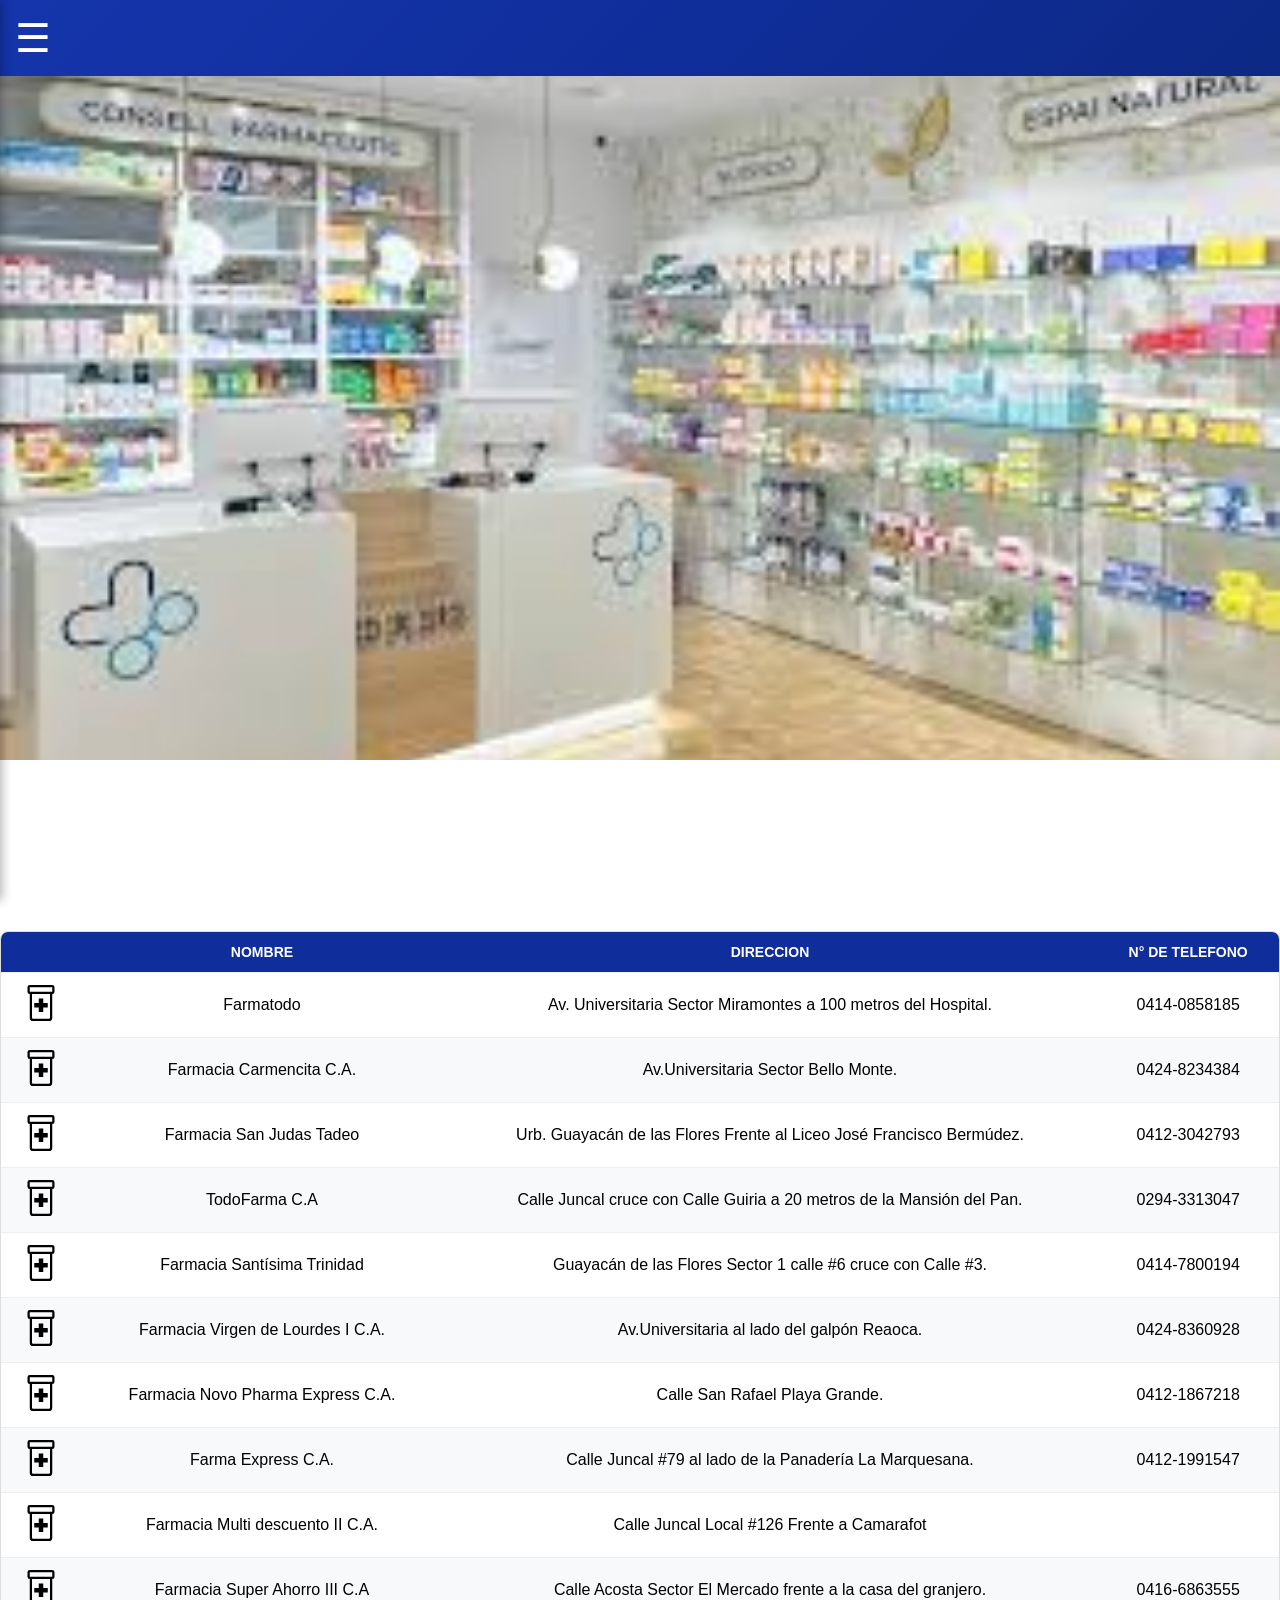
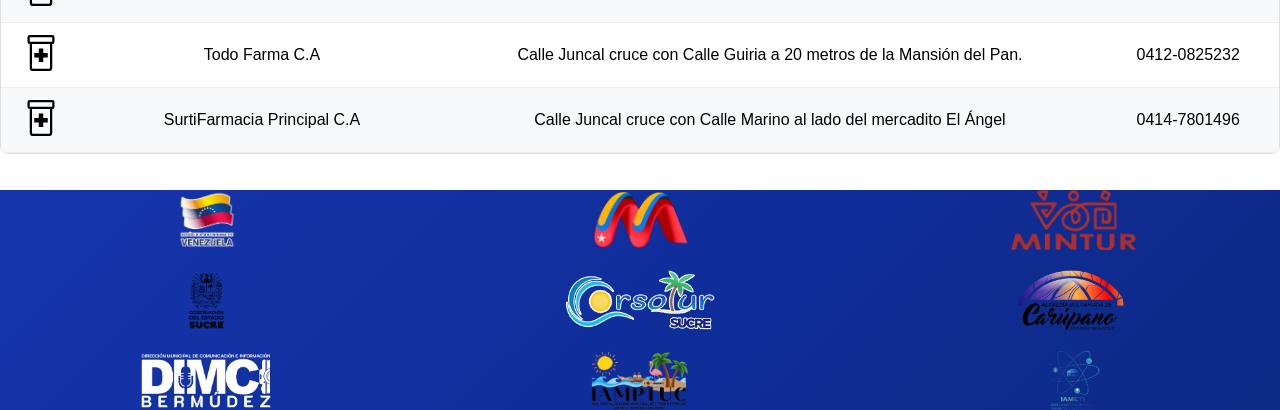
<file: farmacia.html>
<!DOCTYPE html>
<html lang="en">
<head>
    <meta charset="UTF-8">
    <meta name="viewport" content="width=device-width, initial-scale=1.0">
    <title>Document</title>
    <link rel="stylesheet" href="desplegabl.css">
    <link rel="stylesheet" href="riel.css">
    <link rel="stylesheet" href="pie.css">
    <link rel="stylesheet" href="estilo.css">
    <link rel="stylesheet" href="cabeza.css">
    <link rel="stylesheet" href="tablas.css">
    <link rel="stylesheet" href="boto.css">
</head>
<body>
    
    <!-- El checkbox controla el estado del menú -->
    <input type="checkbox" id="btn-nav" class="checkbox-menu">

    <!-- Botón para abrir (hamburguesa) -->
    <header class="header">
        <label for="btn-nav" class="btn-open">☰</label>
    </header>

    <!-- Menú lateral -->
<nav class="sidebar">
        <div class="sidebar-header">
            <h3>Carúpano</h3>
            <label for="btn-nav" class="btn-close">✕</label>
        </div>
   <!-- Dentro del <nav class="sidebar"> -->
<ul class="nav-links">
    <li><a href="index.html">Inicio</a></li>
    
    
    <!-- Item con Submenú -->
    <li class="item-has-submenu">
        <input type="checkbox" id="sub-btn-1" class="sub-checkbox">
        <label for="sub-btn-1" class="sub-label">
            Destinos turísticos  <span class="arrow">▼</span>
        </label>
        
        <ul class="submenu">
            <li><a href="playas.html">Playas </a></li>
            <li><a href="rios.html">Ríos y lagunas</a></li>
            <li><a href="plazas.html">Plazas </a></li>
            <li><a href="parques..html">Parques </a></li>
        </ul>
    </li>

      <li class="item-has-submenu">
        <input type="checkbox" id="sub-btn-4" class="sub-checkbox">
        <label for="sub-btn-4" class="sub-label">
         Otros sitios de interés  <span class="arrow">▼</span>
        </label>
        
        <ul class="submenu">
      
           
            <li><a href="otros_s.html">Sitios históricos </a></li>
            <li><a href="monumentos_r.html">Monumentos religiosos  </a></li>
           
        </ul>
    </li>

     <li class="item-has-submenu">
        <input type="checkbox" id="sub-btn-2" class="sub-checkbox">
        <label for="sub-btn-2" class="sub-label">
           Alojamiento  <span class="arrow">▼</span>
        </label>
        
        <ul class="submenu">
            <li><a href="hoteles.html">Hoteles </a></li>
            <li><a href="posadas.html">Posadas</a></li>
          
        </ul>
    </li>

    <li><a href="comidas_vrvidas.html">Alimentos y bebidas</a></li>
 

      <li class="item-has-submenu">
        <input type="checkbox" id="sub-btn-22" class="sub-checkbox">
        <label for="sub-btn-22" class="sub-label">
           Salud <span class="arrow">▼</span>
        </label>
        
        <ul class="submenu">
            <li><a href="salud.html">Centros de salud  </a></li>
            <li><a href="farmacia.html">Farmacias </a></li>
         
        </ul>
    </li>




     <li><a href="segutidad.html">Seguridad</a></li>


       <li class="item-has-submenu">
        <input type="checkbox" id="sub-btn-3" class="sub-checkbox">
        <label for="sub-btn-3" class="sub-label">
           Transporte  <span class="arrow">▼</span>
        </label>
        
        <ul class="submenu">
            <li><a href="urbano.html">Urbano </a></li>
        </ul>
    </li>   
      <li><a href="estacion_s.html">Estaciones de servicio    </a></li>
</ul>
    </nav>
    
<div class="contenedor-imagen">
  <img src="farmacia.jpeg" alt="Descripción de la imagen">
</div>

      <!-- El contenedor es clave para el scroll en celulares -->
    <div class="table-container">
        <table>
            <thead>
                <tr>
                    <th></th>
                    <th>Nombre</th>
                    <th>Direccion</th>
                    <th>N° de telefono</th>
                </tr>
            </thead>
            <tbody>
                

                       <tr>
                    <td>
                        <svg xmlns="http://www.w3.org/2000/svg" 
                        width="36"
                         height="36"
                          fill="currentColor"
                           class="bi bi-prescription2"
                            viewBox="0 0 16 16">
                        <path d="M7 6h2v2h2v2H9v2H7v-2H5V8h2z"/>
                        <path d="M2 1a1 1 0 0 1 1-1h10a1 1 0 0 1 1 1v2a1 1 0 0 1-1 1v10.5a1.5 1.5 0 0 1-1.5 1.5h-7A1.5 1.5 0 0 1 3 14.5V4a1 1 0 0 1-1-1zm2 3v10.5a.5.5 0 0 0 .5.5h7a.5.5 0 0 0 .5-.5V4zM3 3h10V1H3z"/>
                        </svg>
                    </td>
                    <td>Farmatodo  </td>
                    <td>Av. Universitaria Sector Miramontes a 100 metros del Hospital. </td>
                    <td> 0414-0858185
</td>
                </tr>

                      <tr>
                    <td>
                        <svg xmlns="http://www.w3.org/2000/svg" 
                        width="36"
                         height="36"
                          fill="currentColor"
                           class="bi bi-prescription2"
                            viewBox="0 0 16 16">
                        <path d="M7 6h2v2h2v2H9v2H7v-2H5V8h2z"/>
                        <path d="M2 1a1 1 0 0 1 1-1h10a1 1 0 0 1 1 1v2a1 1 0 0 1-1 1v10.5a1.5 1.5 0 0 1-1.5 1.5h-7A1.5 1.5 0 0 1 3 14.5V4a1 1 0 0 1-1-1zm2 3v10.5a.5.5 0 0 0 .5.5h7a.5.5 0 0 0 .5-.5V4zM3 3h10V1H3z"/>
                        </svg>
                    </td>
                    <td>Farmacia Carmencita C.A.  </td>
                    <td>Av.Universitaria Sector Bello Monte.</td>
                    <td> 0424-8234384</td>
                </tr>


                      <tr>
                    <td>
                        <svg xmlns="http://www.w3.org/2000/svg" 
                        width="36"
                         height="36"
                          fill="currentColor"
                           class="bi bi-prescription2"
                            viewBox="0 0 16 16">
                        <path d="M7 6h2v2h2v2H9v2H7v-2H5V8h2z"/>
                        <path d="M2 1a1 1 0 0 1 1-1h10a1 1 0 0 1 1 1v2a1 1 0 0 1-1 1v10.5a1.5 1.5 0 0 1-1.5 1.5h-7A1.5 1.5 0 0 1 3 14.5V4a1 1 0 0 1-1-1zm2 3v10.5a.5.5 0 0 0 .5.5h7a.5.5 0 0 0 .5-.5V4zM3 3h10V1H3z"/>
                        </svg>
                    </td>
                    <td>Farmacia San Judas Tadeo </td>
                    <td>Urb. Guayacán de las Flores Frente al Liceo José Francisco Bermúdez. </td>
                    <td>0412-3042793 </td>
                </tr>

                      <tr>
                    <td>
                        <svg xmlns="http://www.w3.org/2000/svg" 
                        width="36"
                         height="36"
                          fill="currentColor"
                           class="bi bi-prescription2"
                            viewBox="0 0 16 16">
                        <path d="M7 6h2v2h2v2H9v2H7v-2H5V8h2z"/>
                        <path d="M2 1a1 1 0 0 1 1-1h10a1 1 0 0 1 1 1v2a1 1 0 0 1-1 1v10.5a1.5 1.5 0 0 1-1.5 1.5h-7A1.5 1.5 0 0 1 3 14.5V4a1 1 0 0 1-1-1zm2 3v10.5a.5.5 0 0 0 .5.5h7a.5.5 0 0 0 .5-.5V4zM3 3h10V1H3z"/>
                        </svg>
                    </td>
                    <td>TodoFarma C.A  </td>
                    <td>Calle Juncal cruce con Calle Guiria a 20 metros de la Mansión del Pan. </td>
                    <td> 0294-3313047</td>
                </tr>

                  <tr>
                    <td>
                        <svg xmlns="http://www.w3.org/2000/svg" 
                        width="36"
                         height="36"
                          fill="currentColor"
                           class="bi bi-prescription2"
                            viewBox="0 0 16 16">
                        <path d="M7 6h2v2h2v2H9v2H7v-2H5V8h2z"/>
                        <path d="M2 1a1 1 0 0 1 1-1h10a1 1 0 0 1 1 1v2a1 1 0 0 1-1 1v10.5a1.5 1.5 0 0 1-1.5 1.5h-7A1.5 1.5 0 0 1 3 14.5V4a1 1 0 0 1-1-1zm2 3v10.5a.5.5 0 0 0 .5.5h7a.5.5 0 0 0 .5-.5V4zM3 3h10V1H3z"/>
                        </svg>
                    </td>
                    <td>Farmacia Santísima Trinidad </td>
                    <td>Guayacán de las Flores Sector 1 calle #6 cruce con Calle #3. </td>
                    <td>0414-7800194 </td>
                </tr>


                      <tr>
                    <td>
                        <svg xmlns="http://www.w3.org/2000/svg" 
                        width="36"
                         height="36"
                          fill="currentColor"
                           class="bi bi-prescription2"
                            viewBox="0 0 16 16">
                        <path d="M7 6h2v2h2v2H9v2H7v-2H5V8h2z"/>
                        <path d="M2 1a1 1 0 0 1 1-1h10a1 1 0 0 1 1 1v2a1 1 0 0 1-1 1v10.5a1.5 1.5 0 0 1-1.5 1.5h-7A1.5 1.5 0 0 1 3 14.5V4a1 1 0 0 1-1-1zm2 3v10.5a.5.5 0 0 0 .5.5h7a.5.5 0 0 0 .5-.5V4zM3 3h10V1H3z"/>
                        </svg>
                    </td>
                    <td>Farmacia Virgen de Lourdes I C.A. </td>
                    <td>Av.Universitaria al lado del galpón Reaoca. </td>
                    <td>0424-8360928</td>
                </tr>

                      <tr>
                    <td>
                        <svg xmlns="http://www.w3.org/2000/svg" 
                        width="36"
                         height="36"
                          fill="currentColor"
                           class="bi bi-prescription2"
                            viewBox="0 0 16 16">
                        <path d="M7 6h2v2h2v2H9v2H7v-2H5V8h2z"/>
                        <path d="M2 1a1 1 0 0 1 1-1h10a1 1 0 0 1 1 1v2a1 1 0 0 1-1 1v10.5a1.5 1.5 0 0 1-1.5 1.5h-7A1.5 1.5 0 0 1 3 14.5V4a1 1 0 0 1-1-1zm2 3v10.5a.5.5 0 0 0 .5.5h7a.5.5 0 0 0 .5-.5V4zM3 3h10V1H3z"/>
                        </svg>
                    </td>
                    <td>Farmacia Novo Pharma Express C.A. </td>
                    <td>Calle San Rafael Playa Grande. </td>
                    <td> 0412-1867218</td>
                </tr>

                  <tr>
                    <td>
                        <svg xmlns="http://www.w3.org/2000/svg" 
                        width="36"
                         height="36"
                          fill="currentColor"
                           class="bi bi-prescription2"
                            viewBox="0 0 16 16">
                        <path d="M7 6h2v2h2v2H9v2H7v-2H5V8h2z"/>
                        <path d="M2 1a1 1 0 0 1 1-1h10a1 1 0 0 1 1 1v2a1 1 0 0 1-1 1v10.5a1.5 1.5 0 0 1-1.5 1.5h-7A1.5 1.5 0 0 1 3 14.5V4a1 1 0 0 1-1-1zm2 3v10.5a.5.5 0 0 0 .5.5h7a.5.5 0 0 0 .5-.5V4zM3 3h10V1H3z"/>
                        </svg>
                    </td>
                    <td>Farma Express C.A.  </td>
                    <td>Calle Juncal #79 al lado de la Panadería La Marquesana. </td>
                    <td> 0412-1991547</td>
                </tr>

                      <tr>
                    <td>
                        <svg xmlns="http://www.w3.org/2000/svg" 
                        width="36"
                         height="36"
                          fill="currentColor"
                           class="bi bi-prescription2"
                            viewBox="0 0 16 16">
                        <path d="M7 6h2v2h2v2H9v2H7v-2H5V8h2z"/>
                        <path d="M2 1a1 1 0 0 1 1-1h10a1 1 0 0 1 1 1v2a1 1 0 0 1-1 1v10.5a1.5 1.5 0 0 1-1.5 1.5h-7A1.5 1.5 0 0 1 3 14.5V4a1 1 0 0 1-1-1zm2 3v10.5a.5.5 0 0 0 .5.5h7a.5.5 0 0 0 .5-.5V4zM3 3h10V1H3z"/>
                        </svg>
                    </td>
                    <td>Farmacia Multi descuento II C.A. </td>
                    <td>Calle Juncal Local #126 Frente a Camarafot </td>
                    <td> </td>
                </tr>


                  <tr>
                    <td>
                        <svg xmlns="http://www.w3.org/2000/svg" 
                        width="36"
                         height="36"
                          fill="currentColor"
                           class="bi bi-prescription2"
                            viewBox="0 0 16 16">
                        <path d="M7 6h2v2h2v2H9v2H7v-2H5V8h2z"/>
                        <path d="M2 1a1 1 0 0 1 1-1h10a1 1 0 0 1 1 1v2a1 1 0 0 1-1 1v10.5a1.5 1.5 0 0 1-1.5 1.5h-7A1.5 1.5 0 0 1 3 14.5V4a1 1 0 0 1-1-1zm2 3v10.5a.5.5 0 0 0 .5.5h7a.5.5 0 0 0 .5-.5V4zM3 3h10V1H3z"/>
                        </svg>
                    </td>
                    <td>Farmacia Super Ahorro III C.A </td>
                    <td>Calle Acosta Sector El Mercado frente a la casa del granjero. </td>
                    <td> 0416-6863555</td>
                </tr>

                      <tr>
                    <td>
                        <svg xmlns="http://www.w3.org/2000/svg" 
                        width="36"
                         height="36"
                          fill="currentColor"
                           class="bi bi-prescription2"
                            viewBox="0 0 16 16">
                        <path d="M7 6h2v2h2v2H9v2H7v-2H5V8h2z"/>
                        <path d="M2 1a1 1 0 0 1 1-1h10a1 1 0 0 1 1 1v2a1 1 0 0 1-1 1v10.5a1.5 1.5 0 0 1-1.5 1.5h-7A1.5 1.5 0 0 1 3 14.5V4a1 1 0 0 1-1-1zm2 3v10.5a.5.5 0 0 0 .5.5h7a.5.5 0 0 0 .5-.5V4zM3 3h10V1H3z"/>
                        </svg>
                    </td>
                    <td>Todo Farma C.A  </td>
                    <td>Calle Juncal cruce con Calle Guiria a 20 metros de la Mansión del Pan. </td>
                    <td> 0412-0825232</td>
                </tr>

                      <tr>
                    <td>
                        <svg xmlns="http://www.w3.org/2000/svg" 
                        width="36"
                         height="36"
                          fill="currentColor"
                           class="bi bi-prescription2"
                            viewBox="0 0 16 16">
                        <path d="M7 6h2v2h2v2H9v2H7v-2H5V8h2z"/>
                        <path d="M2 1a1 1 0 0 1 1-1h10a1 1 0 0 1 1 1v2a1 1 0 0 1-1 1v10.5a1.5 1.5 0 0 1-1.5 1.5h-7A1.5 1.5 0 0 1 3 14.5V4a1 1 0 0 1-1-1zm2 3v10.5a.5.5 0 0 0 .5.5h7a.5.5 0 0 0 .5-.5V4zM3 3h10V1H3z"/>
                        </svg>
                    </td>
                    <td>SurtiFarmacia Principal C.A  </td>
                    <td>Calle Juncal cruce con Calle Marino al lado del mercadito El Ángel  </td>
                    <td> 0414-7801496</td>
                </tr>

  
           
            </tbody>
        </table>
    </div>


    
<br>
<br>
<footer class="footer-institucional">
  <div class="fila-logos">
  <img src="ll1.png" alt="Logo 2">
    <img src="l6.png" alt="Logo 6">
     <img src="l5.png" alt="Logo 5">
        <img src="l3.PNG" alt="Logo 3">
     <img src="l4.png" alt="Logo 4">
     <img src="l7.png" alt="Logo 7">
       <img src="l9.PNG" alt="Logo 9">
    <img src="l1.png" alt="Logo 1">
    <img src="l8.png" alt="Logo 8">
   
  </div>
</footer>


</body>
</html>
</file>
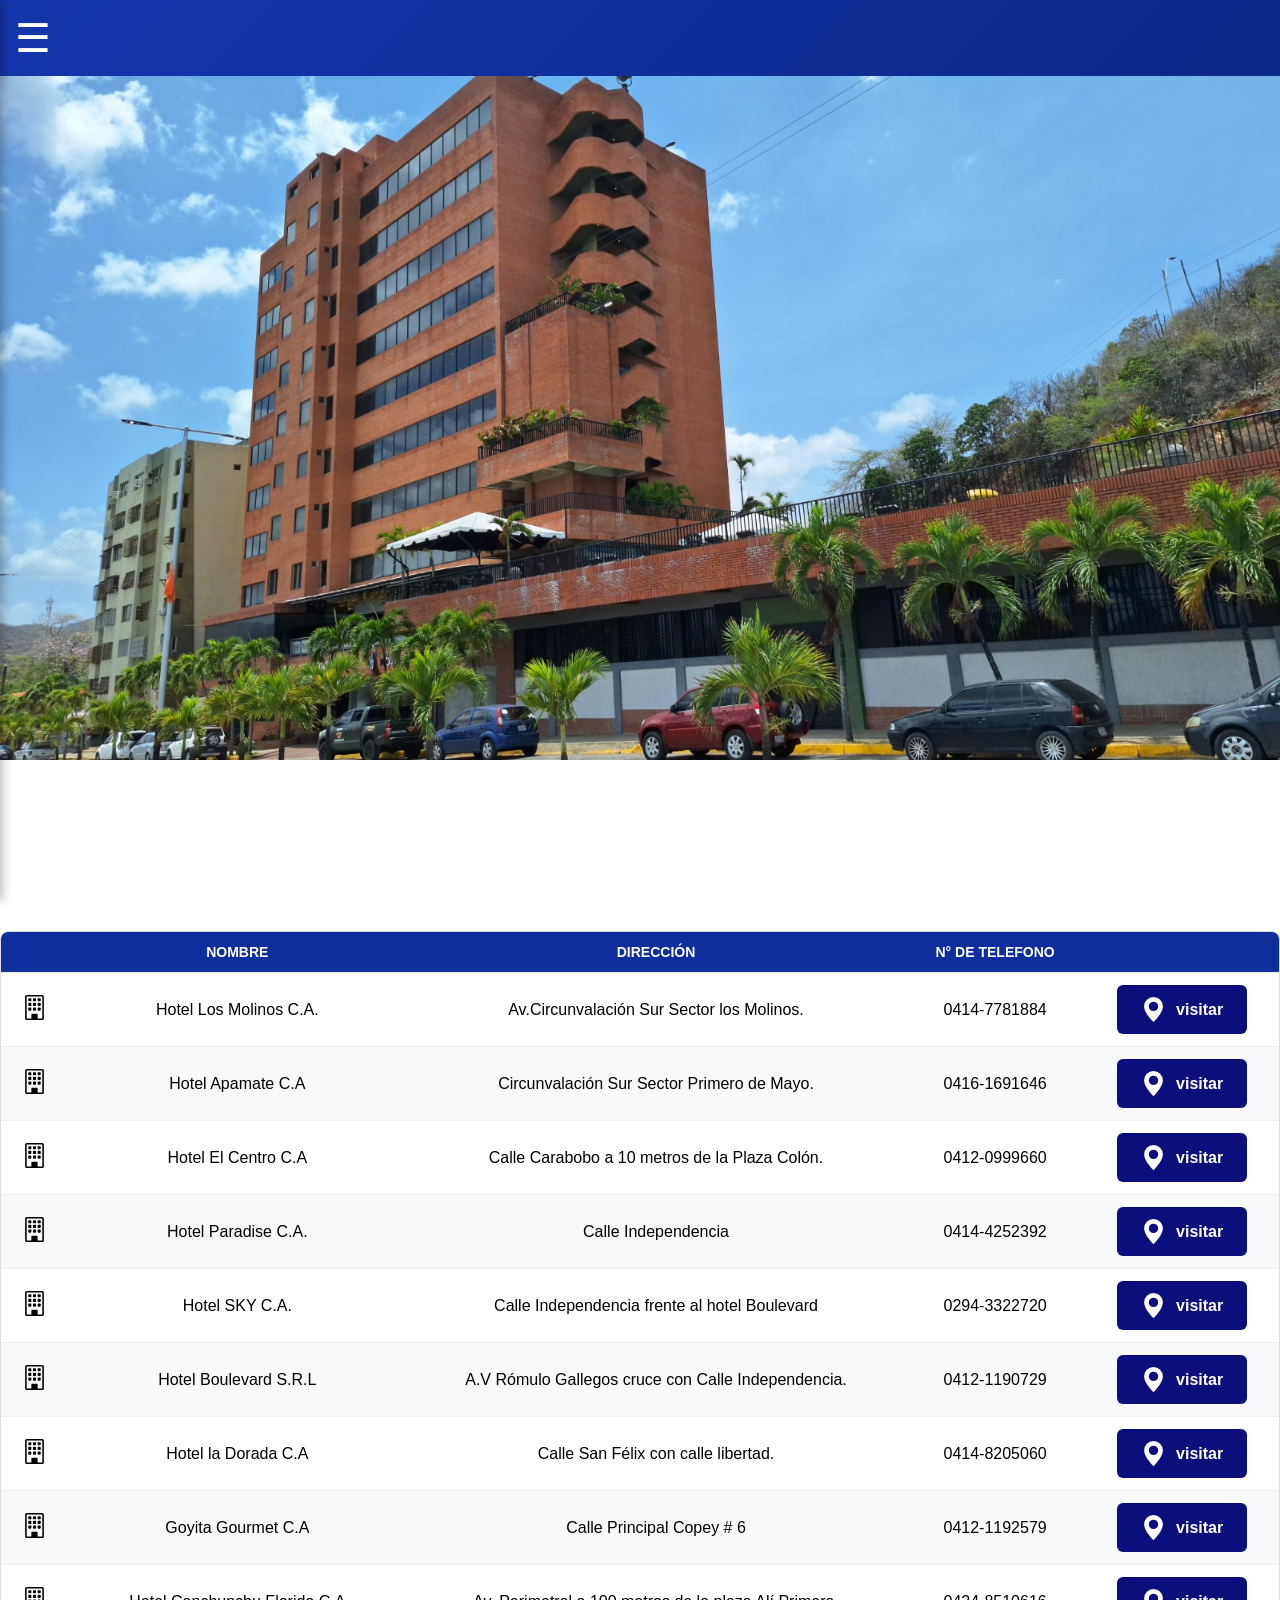
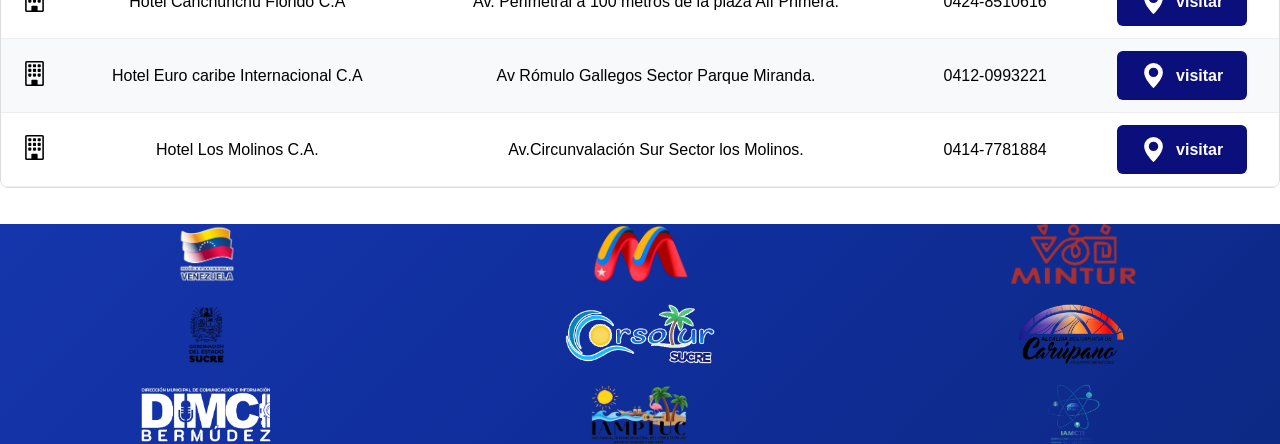
<file: hoteles.html>
<!DOCTYPE html>
<html lang="en">
<head>
    <meta charset="UTF-8">
    <meta name="viewport" content="width=device-width, initial-scale=1.0">
    <title>Document</title>
    <link rel="stylesheet" href="desplegabl.css">
    <link rel="stylesheet" href="riel.css">
    <link rel="stylesheet" href="pie.css">
    <link rel="stylesheet" href="estilo.css">
    <link rel="stylesheet" href="cabeza.css">
    <link rel="stylesheet" href="tablas.css">
    <link rel="stylesheet" href="boto.css">
</head>
<body>
    
    <!-- El checkbox controla el estado del menú -->
    <input type="checkbox" id="btn-nav" class="checkbox-menu">

    <!-- Botón para abrir (hamburguesa) -->
    <header class="header">
        <label for="btn-nav" class="btn-open">☰</label>
    </header>

    <!-- Menú lateral -->
<nav class="sidebar">
        <div class="sidebar-header">
            <h3>Carúpano</h3>
            <label for="btn-nav" class="btn-close">✕</label>
        </div>
   <!-- Dentro del <nav class="sidebar"> -->
<ul class="nav-links">
    <li><a href="index.html">Inicio</a></li>
    
    
    <!-- Item con Submenú -->
    <li class="item-has-submenu">
        <input type="checkbox" id="sub-btn-1" class="sub-checkbox">
        <label for="sub-btn-1" class="sub-label">
            Destinos turísticos  <span class="arrow">▼</span>
        </label>
        
        <ul class="submenu">
            <li><a href="playas.html">Playas </a></li>
            <li><a href="rios.html">Ríos y lagunas</a></li>
            <li><a href="plazas.html">Plazas </a></li>
            <li><a href="parques..html">Parques </a></li>
        </ul>
    </li>

      <li class="item-has-submenu">
        <input type="checkbox" id="sub-btn-4" class="sub-checkbox">
        <label for="sub-btn-4" class="sub-label">
         Otros sitios de interés  <span class="arrow">▼</span>
        </label>
        
        <ul class="submenu">
      
           
            <li><a href="otros_s.html">Sitios históricos </a></li>
            <li><a href="monumentos_r.html">Monumentos religiosos  </a></li>
           
        </ul>
    </li>

     <li class="item-has-submenu">
        <input type="checkbox" id="sub-btn-2" class="sub-checkbox">
        <label for="sub-btn-2" class="sub-label">
           Alojamiento  <span class="arrow">▼</span>
        </label>
        
        <ul class="submenu">
            <li><a href="hoteles.html">Hoteles </a></li>
            <li><a href="posadas.html">Posadas</a></li>
          
        </ul>
    </li>

    <li><a href="comidas_vrvidas.html">Alimentos y bebidas</a></li>
 

      <li class="item-has-submenu">
        <input type="checkbox" id="sub-btn-22" class="sub-checkbox">
        <label for="sub-btn-22" class="sub-label">
           Salud <span class="arrow">▼</span>
        </label>
        
        <ul class="submenu">
            <li><a href="salud.html">Centros de salud  </a></li>
            <li><a href="farmacia.html">Farmacias </a></li>
         
        </ul>
    </li>




     <li><a href="segutidad.html">Seguridad</a></li>


       <li class="item-has-submenu">
        <input type="checkbox" id="sub-btn-3" class="sub-checkbox">
        <label for="sub-btn-3" class="sub-label">
           Transporte  <span class="arrow">▼</span>
        </label>
        
        <ul class="submenu">
            <li><a href="urbano.html">Urbano </a></li>
        </ul>
    </li>   
      <li><a href="estacion_s.html">Estaciones de servicio    </a></li>
</ul>
    </nav>
    
<div class="contenedor-imagen">
  <img src="oti.jpeg" alt="Descripción de la imagen">
</div>

      <!-- El contenedor es clave para el scroll en celulares -->
    <div class="table-container">
        <table>
            <thead>
                <tr>
                    <th></th>
                    <th>Nombre</th>
                    <th>Dirección</th>
                    <th>N° de telefono</th>
                    <th></th>
                </tr>
            </thead>
            <tbody>
                <tr>
                    <td>
                        <svg xmlns="http://www.w3.org/2000/svg" 
                        width="25"
                         height="25"
                          fill="currentColor" 
                          class="bi bi-building" 
                          viewBox="0 0 16 16">
                        <path d="M4 2.5a.5.5 0 0 1 .5-.5h1a.5.5 0 0 1 .5.5v1a.5.5 0 0 1-.5.5h-1a.5.5 0 0 1-.5-.5zm3 0a.5.5 0 0 1 .5-.5h1a.5.5 0 0 1 .5.5v1a.5.5 0 0 1-.5.5h-1a.5.5 0 0 1-.5-.5zm3.5-.5a.5.5 0 0 0-.5.5v1a.5.5 0 0 0 .5.5h1a.5.5 0 0 0 .5-.5v-1a.5.5 0 0 0-.5-.5zM4 5.5a.5.5 0 0 1 .5-.5h1a.5.5 0 0 1 .5.5v1a.5.5 0 0 1-.5.5h-1a.5.5 0 0 1-.5-.5zM7.5 5a.5.5 0 0 0-.5.5v1a.5.5 0 0 0 .5.5h1a.5.5 0 0 0 .5-.5v-1a.5.5 0 0 0-.5-.5zm2.5.5a.5.5 0 0 1 .5-.5h1a.5.5 0 0 1 .5.5v1a.5.5 0 0 1-.5.5h-1a.5.5 0 0 1-.5-.5zM4.5 8a.5.5 0 0 0-.5.5v1a.5.5 0 0 0 .5.5h1a.5.5 0 0 0 .5-.5v-1a.5.5 0 0 0-.5-.5zm2.5.5a.5.5 0 0 1 .5-.5h1a.5.5 0 0 1 .5.5v1a.5.5 0 0 1-.5.5h-1a.5.5 0 0 1-.5-.5zm3.5-.5a.5.5 0 0 0-.5.5v1a.5.5 0 0 0 .5.5h1a.5.5 0 0 0 .5-.5v-1a.5.5 0 0 0-.5-.5z"/>
                        <path d="M2 1a1 1 0 0 1 1-1h10a1 1 0 0 1 1 1v14a1 1 0 0 1-1 1H3a1 1 0 0 1-1-1zm11 0H3v14h3v-2.5a.5.5 0 0 1 .5-.5h3a.5.5 0 0 1 .5.5V15h3z"/>
                        </svg>
                    </td>
                    <td>Hotel Los Molinos C.A.</td>
                    <td>Av.Circunvalación Sur Sector los Molinos.</td>
                     <td>0414-7781884</td>
                    <td>  
                        <!-- Botón con logo de GPS -->
                        <a href="https://maps.app.goo.gl/TX2KBFbaKn8mcFJLA?g_st=aw" target="_blank" class="btn-gps">
                        <!-- Código SVG del logo de GPS -->
                        <svg xmlns="http://www.w3.org/2000/svg" 
                        width="25"
                         height="25" 
                         fill="currentColor" 
                         class="bi bi-geo-alt-fill"
                          viewBox="0 0 16 16">
                        <path d="M8 16s6-5.686 6-10A6 6 0 0 0 2 6c0 4.314 6 10 6 10m0-7a3 3 0 1 1 0-6 3 3 0 0 1 0 6"/>
                        </svg>
                        <span>  visitar</span>
                        </a>
                    </td>
                </tr>

            <tr>
                    <td>
                        <svg xmlns="http://www.w3.org/2000/svg" 
                        width="25"
                         height="25"
                          fill="currentColor" 
                          class="bi bi-building" 
                          viewBox="0 0 16 16">
                        <path d="M4 2.5a.5.5 0 0 1 .5-.5h1a.5.5 0 0 1 .5.5v1a.5.5 0 0 1-.5.5h-1a.5.5 0 0 1-.5-.5zm3 0a.5.5 0 0 1 .5-.5h1a.5.5 0 0 1 .5.5v1a.5.5 0 0 1-.5.5h-1a.5.5 0 0 1-.5-.5zm3.5-.5a.5.5 0 0 0-.5.5v1a.5.5 0 0 0 .5.5h1a.5.5 0 0 0 .5-.5v-1a.5.5 0 0 0-.5-.5zM4 5.5a.5.5 0 0 1 .5-.5h1a.5.5 0 0 1 .5.5v1a.5.5 0 0 1-.5.5h-1a.5.5 0 0 1-.5-.5zM7.5 5a.5.5 0 0 0-.5.5v1a.5.5 0 0 0 .5.5h1a.5.5 0 0 0 .5-.5v-1a.5.5 0 0 0-.5-.5zm2.5.5a.5.5 0 0 1 .5-.5h1a.5.5 0 0 1 .5.5v1a.5.5 0 0 1-.5.5h-1a.5.5 0 0 1-.5-.5zM4.5 8a.5.5 0 0 0-.5.5v1a.5.5 0 0 0 .5.5h1a.5.5 0 0 0 .5-.5v-1a.5.5 0 0 0-.5-.5zm2.5.5a.5.5 0 0 1 .5-.5h1a.5.5 0 0 1 .5.5v1a.5.5 0 0 1-.5.5h-1a.5.5 0 0 1-.5-.5zm3.5-.5a.5.5 0 0 0-.5.5v1a.5.5 0 0 0 .5.5h1a.5.5 0 0 0 .5-.5v-1a.5.5 0 0 0-.5-.5z"/>
                        <path d="M2 1a1 1 0 0 1 1-1h10a1 1 0 0 1 1 1v14a1 1 0 0 1-1 1H3a1 1 0 0 1-1-1zm11 0H3v14h3v-2.5a.5.5 0 0 1 .5-.5h3a.5.5 0 0 1 .5.5V15h3z"/>
                        </svg>
                    </td>
                    <td>  Hotel Apamate C.A</td>
                    <td>Circunvalación Sur Sector Primero de Mayo.</td>
                     <td>0416-1691646</td>
                    <td>  
                        <!-- Botón con logo de GPS -->
                        <a href="https://maps.app.goo.gl/nCsw1kvo22Dbk4Ag8?g_st=aw" target="_blank" class="btn-gps">
                        <!-- Código SVG del logo de GPS -->
                        <svg xmlns="http://www.w3.org/2000/svg" 
                        width="25"
                         height="25" 
                         fill="currentColor" 
                         class="bi bi-geo-alt-fill"
                          viewBox="0 0 16 16">
                        <path d="M8 16s6-5.686 6-10A6 6 0 0 0 2 6c0 4.314 6 10 6 10m0-7a3 3 0 1 1 0-6 3 3 0 0 1 0 6"/>
                        </svg>
                        <span>  visitar</span>
                        </a>
                    </td>
                </tr>

             <tr>
                    <td>
                        <svg xmlns="http://www.w3.org/2000/svg" 
                        width="25"
                         height="25"
                          fill="currentColor" 
                          class="bi bi-building" 
                          viewBox="0 0 16 16">
                        <path d="M4 2.5a.5.5 0 0 1 .5-.5h1a.5.5 0 0 1 .5.5v1a.5.5 0 0 1-.5.5h-1a.5.5 0 0 1-.5-.5zm3 0a.5.5 0 0 1 .5-.5h1a.5.5 0 0 1 .5.5v1a.5.5 0 0 1-.5.5h-1a.5.5 0 0 1-.5-.5zm3.5-.5a.5.5 0 0 0-.5.5v1a.5.5 0 0 0 .5.5h1a.5.5 0 0 0 .5-.5v-1a.5.5 0 0 0-.5-.5zM4 5.5a.5.5 0 0 1 .5-.5h1a.5.5 0 0 1 .5.5v1a.5.5 0 0 1-.5.5h-1a.5.5 0 0 1-.5-.5zM7.5 5a.5.5 0 0 0-.5.5v1a.5.5 0 0 0 .5.5h1a.5.5 0 0 0 .5-.5v-1a.5.5 0 0 0-.5-.5zm2.5.5a.5.5 0 0 1 .5-.5h1a.5.5 0 0 1 .5.5v1a.5.5 0 0 1-.5.5h-1a.5.5 0 0 1-.5-.5zM4.5 8a.5.5 0 0 0-.5.5v1a.5.5 0 0 0 .5.5h1a.5.5 0 0 0 .5-.5v-1a.5.5 0 0 0-.5-.5zm2.5.5a.5.5 0 0 1 .5-.5h1a.5.5 0 0 1 .5.5v1a.5.5 0 0 1-.5.5h-1a.5.5 0 0 1-.5-.5zm3.5-.5a.5.5 0 0 0-.5.5v1a.5.5 0 0 0 .5.5h1a.5.5 0 0 0 .5-.5v-1a.5.5 0 0 0-.5-.5z"/>
                        <path d="M2 1a1 1 0 0 1 1-1h10a1 1 0 0 1 1 1v14a1 1 0 0 1-1 1H3a1 1 0 0 1-1-1zm11 0H3v14h3v-2.5a.5.5 0 0 1 .5-.5h3a.5.5 0 0 1 .5.5V15h3z"/>
                        </svg>
                    </td>
                    <td>  Hotel El Centro C.A</td>
                    <td>Calle Carabobo a 10 metros de la Plaza Colón.</td>
                     <td>0412-0999660</td>
                    <td>  
                        <!-- Botón con logo de GPS -->
                        <a href="https://maps.app.goo.gl/joHJuAiKLoK14PQ89?g_st=aw" target="_blank" class="btn-gps">
                        <!-- Código SVG del logo de GPS -->
                        <svg xmlns="http://www.w3.org/2000/svg" 
                        width="25"
                         height="25" 
                         fill="currentColor" 
                         class="bi bi-geo-alt-fill"
                          viewBox="0 0 16 16">
                        <path d="M8 16s6-5.686 6-10A6 6 0 0 0 2 6c0 4.314 6 10 6 10m0-7a3 3 0 1 1 0-6 3 3 0 0 1 0 6"/>
                        </svg>
                        <span>  visitar</span>
                        </a>
                    </td>
                </tr>

               <tr>
                    <td>
                        <svg xmlns="http://www.w3.org/2000/svg" 
                        width="25"
                         height="25"
                          fill="currentColor" 
                          class="bi bi-building" 
                          viewBox="0 0 16 16">
                        <path d="M4 2.5a.5.5 0 0 1 .5-.5h1a.5.5 0 0 1 .5.5v1a.5.5 0 0 1-.5.5h-1a.5.5 0 0 1-.5-.5zm3 0a.5.5 0 0 1 .5-.5h1a.5.5 0 0 1 .5.5v1a.5.5 0 0 1-.5.5h-1a.5.5 0 0 1-.5-.5zm3.5-.5a.5.5 0 0 0-.5.5v1a.5.5 0 0 0 .5.5h1a.5.5 0 0 0 .5-.5v-1a.5.5 0 0 0-.5-.5zM4 5.5a.5.5 0 0 1 .5-.5h1a.5.5 0 0 1 .5.5v1a.5.5 0 0 1-.5.5h-1a.5.5 0 0 1-.5-.5zM7.5 5a.5.5 0 0 0-.5.5v1a.5.5 0 0 0 .5.5h1a.5.5 0 0 0 .5-.5v-1a.5.5 0 0 0-.5-.5zm2.5.5a.5.5 0 0 1 .5-.5h1a.5.5 0 0 1 .5.5v1a.5.5 0 0 1-.5.5h-1a.5.5 0 0 1-.5-.5zM4.5 8a.5.5 0 0 0-.5.5v1a.5.5 0 0 0 .5.5h1a.5.5 0 0 0 .5-.5v-1a.5.5 0 0 0-.5-.5zm2.5.5a.5.5 0 0 1 .5-.5h1a.5.5 0 0 1 .5.5v1a.5.5 0 0 1-.5.5h-1a.5.5 0 0 1-.5-.5zm3.5-.5a.5.5 0 0 0-.5.5v1a.5.5 0 0 0 .5.5h1a.5.5 0 0 0 .5-.5v-1a.5.5 0 0 0-.5-.5z"/>
                        <path d="M2 1a1 1 0 0 1 1-1h10a1 1 0 0 1 1 1v14a1 1 0 0 1-1 1H3a1 1 0 0 1-1-1zm11 0H3v14h3v-2.5a.5.5 0 0 1 .5-.5h3a.5.5 0 0 1 .5.5V15h3z"/>
                        </svg>
                    </td>
                    <td>Hotel Paradise C.A.</td>
                    <td>Calle Independencia </td>
                     <td>         0414-4252392</td>
                    <td>  
                        <!-- Botón con logo de GPS -->
                        <a href="https://maps.app.goo.gl/4XVjQuk53wG57dn56?g_st=aw" target="_blank" class="btn-gps">
                        <!-- Código SVG del logo de GPS -->
                        <svg xmlns="http://www.w3.org/2000/svg" 
                        width="25"
                         height="25" 
                         fill="currentColor" 
                         class="bi bi-geo-alt-fill"
                          viewBox="0 0 16 16">
                        <path d="M8 16s6-5.686 6-10A6 6 0 0 0 2 6c0 4.314 6 10 6 10m0-7a3 3 0 1 1 0-6 3 3 0 0 1 0 6"/>
                        </svg>
                        <span>  visitar</span>
                        </a>
                    </td>
                </tr>

              <tr>
                    <td>
                        <svg xmlns="http://www.w3.org/2000/svg" 
                        width="25"
                         height="25"
                          fill="currentColor" 
                          class="bi bi-building" 
                          viewBox="0 0 16 16">
                        <path d="M4 2.5a.5.5 0 0 1 .5-.5h1a.5.5 0 0 1 .5.5v1a.5.5 0 0 1-.5.5h-1a.5.5 0 0 1-.5-.5zm3 0a.5.5 0 0 1 .5-.5h1a.5.5 0 0 1 .5.5v1a.5.5 0 0 1-.5.5h-1a.5.5 0 0 1-.5-.5zm3.5-.5a.5.5 0 0 0-.5.5v1a.5.5 0 0 0 .5.5h1a.5.5 0 0 0 .5-.5v-1a.5.5 0 0 0-.5-.5zM4 5.5a.5.5 0 0 1 .5-.5h1a.5.5 0 0 1 .5.5v1a.5.5 0 0 1-.5.5h-1a.5.5 0 0 1-.5-.5zM7.5 5a.5.5 0 0 0-.5.5v1a.5.5 0 0 0 .5.5h1a.5.5 0 0 0 .5-.5v-1a.5.5 0 0 0-.5-.5zm2.5.5a.5.5 0 0 1 .5-.5h1a.5.5 0 0 1 .5.5v1a.5.5 0 0 1-.5.5h-1a.5.5 0 0 1-.5-.5zM4.5 8a.5.5 0 0 0-.5.5v1a.5.5 0 0 0 .5.5h1a.5.5 0 0 0 .5-.5v-1a.5.5 0 0 0-.5-.5zm2.5.5a.5.5 0 0 1 .5-.5h1a.5.5 0 0 1 .5.5v1a.5.5 0 0 1-.5.5h-1a.5.5 0 0 1-.5-.5zm3.5-.5a.5.5 0 0 0-.5.5v1a.5.5 0 0 0 .5.5h1a.5.5 0 0 0 .5-.5v-1a.5.5 0 0 0-.5-.5z"/>
                        <path d="M2 1a1 1 0 0 1 1-1h10a1 1 0 0 1 1 1v14a1 1 0 0 1-1 1H3a1 1 0 0 1-1-1zm11 0H3v14h3v-2.5a.5.5 0 0 1 .5-.5h3a.5.5 0 0 1 .5.5V15h3z"/>
                        </svg>
                    </td>
                    <td>Hotel SKY C.A.</td>
                    <td>Calle Independencia frente al hotel Boulevard </td>
                     <td>0294-3322720</td>
                    <td>  
                        <!-- Botón con logo de GPS -->
                        <a href="https://maps.app.goo.gl/tjHq8iyqDcJNFDHD6?g_st=aw" target="_blank" class="btn-gps">
                        <!-- Código SVG del logo de GPS -->
                        <svg xmlns="http://www.w3.org/2000/svg" 
                        width="25"
                         height="25" 
                         fill="currentColor" 
                         class="bi bi-geo-alt-fill"
                          viewBox="0 0 16 16">
                        <path d="M8 16s6-5.686 6-10A6 6 0 0 0 2 6c0 4.314 6 10 6 10m0-7a3 3 0 1 1 0-6 3 3 0 0 1 0 6"/>
                        </svg>
                        <span>  visitar</span>
                        </a>
                    </td>
                </tr> 
            
             <tr>
                    <td>
                        <svg xmlns="http://www.w3.org/2000/svg" 
                        width="25"
                         height="25"
                          fill="currentColor" 
                          class="bi bi-building" 
                          viewBox="0 0 16 16">
                        <path d="M4 2.5a.5.5 0 0 1 .5-.5h1a.5.5 0 0 1 .5.5v1a.5.5 0 0 1-.5.5h-1a.5.5 0 0 1-.5-.5zm3 0a.5.5 0 0 1 .5-.5h1a.5.5 0 0 1 .5.5v1a.5.5 0 0 1-.5.5h-1a.5.5 0 0 1-.5-.5zm3.5-.5a.5.5 0 0 0-.5.5v1a.5.5 0 0 0 .5.5h1a.5.5 0 0 0 .5-.5v-1a.5.5 0 0 0-.5-.5zM4 5.5a.5.5 0 0 1 .5-.5h1a.5.5 0 0 1 .5.5v1a.5.5 0 0 1-.5.5h-1a.5.5 0 0 1-.5-.5zM7.5 5a.5.5 0 0 0-.5.5v1a.5.5 0 0 0 .5.5h1a.5.5 0 0 0 .5-.5v-1a.5.5 0 0 0-.5-.5zm2.5.5a.5.5 0 0 1 .5-.5h1a.5.5 0 0 1 .5.5v1a.5.5 0 0 1-.5.5h-1a.5.5 0 0 1-.5-.5zM4.5 8a.5.5 0 0 0-.5.5v1a.5.5 0 0 0 .5.5h1a.5.5 0 0 0 .5-.5v-1a.5.5 0 0 0-.5-.5zm2.5.5a.5.5 0 0 1 .5-.5h1a.5.5 0 0 1 .5.5v1a.5.5 0 0 1-.5.5h-1a.5.5 0 0 1-.5-.5zm3.5-.5a.5.5 0 0 0-.5.5v1a.5.5 0 0 0 .5.5h1a.5.5 0 0 0 .5-.5v-1a.5.5 0 0 0-.5-.5z"/>
                        <path d="M2 1a1 1 0 0 1 1-1h10a1 1 0 0 1 1 1v14a1 1 0 0 1-1 1H3a1 1 0 0 1-1-1zm11 0H3v14h3v-2.5a.5.5 0 0 1 .5-.5h3a.5.5 0 0 1 .5.5V15h3z"/>
                        </svg>
                    </td>
                    <td>Hotel Boulevard S.R.L</td>
                    <td>A.V Rómulo Gallegos cruce con Calle Independencia.</td>
                     <td>0412-1190729</td>
                    <td>  
                        <!-- Botón con logo de GPS -->
                        <a href="https://maps.app.goo.gl/qU7H3zVgRvcprvd29?g_st=aw" target="_blank" class="btn-gps">
                        <!-- Código SVG del logo de GPS -->
                        <svg xmlns="http://www.w3.org/2000/svg" 
                        width="25"
                         height="25" 
                         fill="currentColor" 
                         class="bi bi-geo-alt-fill"
                          viewBox="0 0 16 16">
                        <path d="M8 16s6-5.686 6-10A6 6 0 0 0 2 6c0 4.314 6 10 6 10m0-7a3 3 0 1 1 0-6 3 3 0 0 1 0 6"/>
                        </svg>
                        <span>  visitar</span>
                        </a>
                    </td>
                </tr>

              <tr>
                    <td>
                        <svg xmlns="http://www.w3.org/2000/svg" 
                        width="25"
                         height="25"
                          fill="currentColor" 
                          class="bi bi-building" 
                          viewBox="0 0 16 16">
                        <path d="M4 2.5a.5.5 0 0 1 .5-.5h1a.5.5 0 0 1 .5.5v1a.5.5 0 0 1-.5.5h-1a.5.5 0 0 1-.5-.5zm3 0a.5.5 0 0 1 .5-.5h1a.5.5 0 0 1 .5.5v1a.5.5 0 0 1-.5.5h-1a.5.5 0 0 1-.5-.5zm3.5-.5a.5.5 0 0 0-.5.5v1a.5.5 0 0 0 .5.5h1a.5.5 0 0 0 .5-.5v-1a.5.5 0 0 0-.5-.5zM4 5.5a.5.5 0 0 1 .5-.5h1a.5.5 0 0 1 .5.5v1a.5.5 0 0 1-.5.5h-1a.5.5 0 0 1-.5-.5zM7.5 5a.5.5 0 0 0-.5.5v1a.5.5 0 0 0 .5.5h1a.5.5 0 0 0 .5-.5v-1a.5.5 0 0 0-.5-.5zm2.5.5a.5.5 0 0 1 .5-.5h1a.5.5 0 0 1 .5.5v1a.5.5 0 0 1-.5.5h-1a.5.5 0 0 1-.5-.5zM4.5 8a.5.5 0 0 0-.5.5v1a.5.5 0 0 0 .5.5h1a.5.5 0 0 0 .5-.5v-1a.5.5 0 0 0-.5-.5zm2.5.5a.5.5 0 0 1 .5-.5h1a.5.5 0 0 1 .5.5v1a.5.5 0 0 1-.5.5h-1a.5.5 0 0 1-.5-.5zm3.5-.5a.5.5 0 0 0-.5.5v1a.5.5 0 0 0 .5.5h1a.5.5 0 0 0 .5-.5v-1a.5.5 0 0 0-.5-.5z"/>
                        <path d="M2 1a1 1 0 0 1 1-1h10a1 1 0 0 1 1 1v14a1 1 0 0 1-1 1H3a1 1 0 0 1-1-1zm11 0H3v14h3v-2.5a.5.5 0 0 1 .5-.5h3a.5.5 0 0 1 .5.5V15h3z"/>
                        </svg>
                    </td>
                    <td>Hotel la Dorada C.A</td>
                    <td>Calle San Félix con calle libertad.</td>
                     <td>0414-8205060</td>
                    <td>  
                        <!-- Botón con logo de GPS -->
                        <a href="https://maps.app.goo.gl/yoTAos14ttygZYHk7?g_st=aw" target="_blank" class="btn-gps">
                        <!-- Código SVG del logo de GPS -->
                        <svg xmlns="http://www.w3.org/2000/svg" 
                        width="25"
                         height="25" 
                         fill="currentColor" 
                         class="bi bi-geo-alt-fill"
                          viewBox="0 0 16 16">
                        <path d="M8 16s6-5.686 6-10A6 6 0 0 0 2 6c0 4.314 6 10 6 10m0-7a3 3 0 1 1 0-6 3 3 0 0 1 0 6"/>
                        </svg>
                        <span>  visitar</span>
                        </a>
                    </td>
                </tr>

               <tr>
                    <td>
                        <svg xmlns="http://www.w3.org/2000/svg" 
                        width="25"
                         height="25"
                          fill="currentColor" 
                          class="bi bi-building" 
                          viewBox="0 0 16 16">
                        <path d="M4 2.5a.5.5 0 0 1 .5-.5h1a.5.5 0 0 1 .5.5v1a.5.5 0 0 1-.5.5h-1a.5.5 0 0 1-.5-.5zm3 0a.5.5 0 0 1 .5-.5h1a.5.5 0 0 1 .5.5v1a.5.5 0 0 1-.5.5h-1a.5.5 0 0 1-.5-.5zm3.5-.5a.5.5 0 0 0-.5.5v1a.5.5 0 0 0 .5.5h1a.5.5 0 0 0 .5-.5v-1a.5.5 0 0 0-.5-.5zM4 5.5a.5.5 0 0 1 .5-.5h1a.5.5 0 0 1 .5.5v1a.5.5 0 0 1-.5.5h-1a.5.5 0 0 1-.5-.5zM7.5 5a.5.5 0 0 0-.5.5v1a.5.5 0 0 0 .5.5h1a.5.5 0 0 0 .5-.5v-1a.5.5 0 0 0-.5-.5zm2.5.5a.5.5 0 0 1 .5-.5h1a.5.5 0 0 1 .5.5v1a.5.5 0 0 1-.5.5h-1a.5.5 0 0 1-.5-.5zM4.5 8a.5.5 0 0 0-.5.5v1a.5.5 0 0 0 .5.5h1a.5.5 0 0 0 .5-.5v-1a.5.5 0 0 0-.5-.5zm2.5.5a.5.5 0 0 1 .5-.5h1a.5.5 0 0 1 .5.5v1a.5.5 0 0 1-.5.5h-1a.5.5 0 0 1-.5-.5zm3.5-.5a.5.5 0 0 0-.5.5v1a.5.5 0 0 0 .5.5h1a.5.5 0 0 0 .5-.5v-1a.5.5 0 0 0-.5-.5z"/>
                        <path d="M2 1a1 1 0 0 1 1-1h10a1 1 0 0 1 1 1v14a1 1 0 0 1-1 1H3a1 1 0 0 1-1-1zm11 0H3v14h3v-2.5a.5.5 0 0 1 .5-.5h3a.5.5 0 0 1 .5.5V15h3z"/>
                        </svg>
                    </td>
                    <td>Goyita Gourmet C.A</td>
                    <td>Calle Principal Copey # 6</td>
                     <td>0412-1192579   <td>  
                        <!-- Botón con logo de GPS -->
                        <a href="https://maps.app.goo.gl/BYpB7tGttMXhKpHLA?g_st=aws" target="_blank" class="btn-gps">
                        <!-- Código SVG del logo de GPS -->
                        <svg xmlns="http://www.w3.org/2000/svg" 
                        width="25"
                         height="25" 
                         fill="currentColor" 
                         class="bi bi-geo-alt-fill"
                          viewBox="0 0 16 16">
                        <path d="M8 16s6-5.686 6-10A6 6 0 0 0 2 6c0 4.314 6 10 6 10m0-7a3 3 0 1 1 0-6 3 3 0 0 1 0 6"/>
                        </svg>
                        <span>  visitar</span>
                        </a>
                    </td>
                </tr>

              <tr>
                    <td>
                        <svg xmlns="http://www.w3.org/2000/svg" 
                        width="25"
                         height="25"
                          fill="currentColor" 
                          class="bi bi-building" 
                          viewBox="0 0 16 16">
                        <path d="M4 2.5a.5.5 0 0 1 .5-.5h1a.5.5 0 0 1 .5.5v1a.5.5 0 0 1-.5.5h-1a.5.5 0 0 1-.5-.5zm3 0a.5.5 0 0 1 .5-.5h1a.5.5 0 0 1 .5.5v1a.5.5 0 0 1-.5.5h-1a.5.5 0 0 1-.5-.5zm3.5-.5a.5.5 0 0 0-.5.5v1a.5.5 0 0 0 .5.5h1a.5.5 0 0 0 .5-.5v-1a.5.5 0 0 0-.5-.5zM4 5.5a.5.5 0 0 1 .5-.5h1a.5.5 0 0 1 .5.5v1a.5.5 0 0 1-.5.5h-1a.5.5 0 0 1-.5-.5zM7.5 5a.5.5 0 0 0-.5.5v1a.5.5 0 0 0 .5.5h1a.5.5 0 0 0 .5-.5v-1a.5.5 0 0 0-.5-.5zm2.5.5a.5.5 0 0 1 .5-.5h1a.5.5 0 0 1 .5.5v1a.5.5 0 0 1-.5.5h-1a.5.5 0 0 1-.5-.5zM4.5 8a.5.5 0 0 0-.5.5v1a.5.5 0 0 0 .5.5h1a.5.5 0 0 0 .5-.5v-1a.5.5 0 0 0-.5-.5zm2.5.5a.5.5 0 0 1 .5-.5h1a.5.5 0 0 1 .5.5v1a.5.5 0 0 1-.5.5h-1a.5.5 0 0 1-.5-.5zm3.5-.5a.5.5 0 0 0-.5.5v1a.5.5 0 0 0 .5.5h1a.5.5 0 0 0 .5-.5v-1a.5.5 0 0 0-.5-.5z"/>
                        <path d="M2 1a1 1 0 0 1 1-1h10a1 1 0 0 1 1 1v14a1 1 0 0 1-1 1H3a1 1 0 0 1-1-1zm11 0H3v14h3v-2.5a.5.5 0 0 1 .5-.5h3a.5.5 0 0 1 .5.5V15h3z"/>
                        </svg>
                    </td>
                    <td>Hotel Canchunchu Florido C.A</td>
                    <td>Av. Perimetral a 100 metros de la plaza Alí Primera.</td>
                     <td>0424-8510616</td>
                    <td>  
                        <!-- Botón con logo de GPS -->
                        <a href="https://maps.app.goo.gl/9BY7ZG4bCER924489?g_st=aw" target="_blank" class="btn-gps">
                        <!-- Código SVG del logo de GPS -->
                        <svg xmlns="http://www.w3.org/2000/svg" 
                        width="25"
                         height="25" 
                         fill="currentColor" 
                         class="bi bi-geo-alt-fill"
                          viewBox="0 0 16 16">
                        <path d="M8 16s6-5.686 6-10A6 6 0 0 0 2 6c0 4.314 6 10 6 10m0-7a3 3 0 1 1 0-6 3 3 0 0 1 0 6"/>
                        </svg>
                        <span>  visitar</span>
                        </a>
                    </td>
                </tr>

                <tr>
                    <td>
                        <svg xmlns="http://www.w3.org/2000/svg" 
                        width="25"
                         height="25"
                          fill="currentColor" 
                          class="bi bi-building" 
                          viewBox="0 0 16 16">
                        <path d="M4 2.5a.5.5 0 0 1 .5-.5h1a.5.5 0 0 1 .5.5v1a.5.5 0 0 1-.5.5h-1a.5.5 0 0 1-.5-.5zm3 0a.5.5 0 0 1 .5-.5h1a.5.5 0 0 1 .5.5v1a.5.5 0 0 1-.5.5h-1a.5.5 0 0 1-.5-.5zm3.5-.5a.5.5 0 0 0-.5.5v1a.5.5 0 0 0 .5.5h1a.5.5 0 0 0 .5-.5v-1a.5.5 0 0 0-.5-.5zM4 5.5a.5.5 0 0 1 .5-.5h1a.5.5 0 0 1 .5.5v1a.5.5 0 0 1-.5.5h-1a.5.5 0 0 1-.5-.5zM7.5 5a.5.5 0 0 0-.5.5v1a.5.5 0 0 0 .5.5h1a.5.5 0 0 0 .5-.5v-1a.5.5 0 0 0-.5-.5zm2.5.5a.5.5 0 0 1 .5-.5h1a.5.5 0 0 1 .5.5v1a.5.5 0 0 1-.5.5h-1a.5.5 0 0 1-.5-.5zM4.5 8a.5.5 0 0 0-.5.5v1a.5.5 0 0 0 .5.5h1a.5.5 0 0 0 .5-.5v-1a.5.5 0 0 0-.5-.5zm2.5.5a.5.5 0 0 1 .5-.5h1a.5.5 0 0 1 .5.5v1a.5.5 0 0 1-.5.5h-1a.5.5 0 0 1-.5-.5zm3.5-.5a.5.5 0 0 0-.5.5v1a.5.5 0 0 0 .5.5h1a.5.5 0 0 0 .5-.5v-1a.5.5 0 0 0-.5-.5z"/>
                        <path d="M2 1a1 1 0 0 1 1-1h10a1 1 0 0 1 1 1v14a1 1 0 0 1-1 1H3a1 1 0 0 1-1-1zm11 0H3v14h3v-2.5a.5.5 0 0 1 .5-.5h3a.5.5 0 0 1 .5.5V15h3z"/>
                        </svg>
                    </td>
                    <td>Hotel Euro caribe Internacional C.A</td>
                    <td>Av Rómulo Gallegos Sector Parque Miranda.</td>
                     <td> 0412-0993221</td>
                    <td>  
                        <!-- Botón con logo de GPS -->
                        <a href="https://maps.app.goo.gl/VD8ZZHomwfSjeZRf6?g_st=aw" target="_blank" class="btn-gps">
                        <!-- Código SVG del logo de GPS -->
                        <svg xmlns="http://www.w3.org/2000/svg" 
                        width="25"
                         height="25" 
                         fill="currentColor" 
                         class="bi bi-geo-alt-fill"
                          viewBox="0 0 16 16">
                        <path d="M8 16s6-5.686 6-10A6 6 0 0 0 2 6c0 4.314 6 10 6 10m0-7a3 3 0 1 1 0-6 3 3 0 0 1 0 6"/>
                        </svg>
                        <span>  visitar</span>
                        </a>
                    </td>
                </tr>

 <!-- faltantantes  -->
                  <tr>
                    <td>
                        <svg xmlns="http://www.w3.org/2000/svg" 
                        width="25"
                         height="25"
                          fill="currentColor" 
                          class="bi bi-building" 
                          viewBox="0 0 16 16">
                        <path d="M4 2.5a.5.5 0 0 1 .5-.5h1a.5.5 0 0 1 .5.5v1a.5.5 0 0 1-.5.5h-1a.5.5 0 0 1-.5-.5zm3 0a.5.5 0 0 1 .5-.5h1a.5.5 0 0 1 .5.5v1a.5.5 0 0 1-.5.5h-1a.5.5 0 0 1-.5-.5zm3.5-.5a.5.5 0 0 0-.5.5v1a.5.5 0 0 0 .5.5h1a.5.5 0 0 0 .5-.5v-1a.5.5 0 0 0-.5-.5zM4 5.5a.5.5 0 0 1 .5-.5h1a.5.5 0 0 1 .5.5v1a.5.5 0 0 1-.5.5h-1a.5.5 0 0 1-.5-.5zM7.5 5a.5.5 0 0 0-.5.5v1a.5.5 0 0 0 .5.5h1a.5.5 0 0 0 .5-.5v-1a.5.5 0 0 0-.5-.5zm2.5.5a.5.5 0 0 1 .5-.5h1a.5.5 0 0 1 .5.5v1a.5.5 0 0 1-.5.5h-1a.5.5 0 0 1-.5-.5zM4.5 8a.5.5 0 0 0-.5.5v1a.5.5 0 0 0 .5.5h1a.5.5 0 0 0 .5-.5v-1a.5.5 0 0 0-.5-.5zm2.5.5a.5.5 0 0 1 .5-.5h1a.5.5 0 0 1 .5.5v1a.5.5 0 0 1-.5.5h-1a.5.5 0 0 1-.5-.5zm3.5-.5a.5.5 0 0 0-.5.5v1a.5.5 0 0 0 .5.5h1a.5.5 0 0 0 .5-.5v-1a.5.5 0 0 0-.5-.5z"/>
                        <path d="M2 1a1 1 0 0 1 1-1h10a1 1 0 0 1 1 1v14a1 1 0 0 1-1 1H3a1 1 0 0 1-1-1zm11 0H3v14h3v-2.5a.5.5 0 0 1 .5-.5h3a.5.5 0 0 1 .5.5V15h3z"/>
                        </svg>
                    </td>
                    <td>Hotel Los Molinos C.A.</td>
                    <td>Av.Circunvalación Sur Sector los Molinos.</td>
                     <td>0414-7781884</td>
                    <td>  
                        <!-- Botón con logo de GPS -->
                        <a href="https://maps.app.goo.gl/TX2KBFbaKn8mcFJLA?g_st=aw" target="_blank" class="btn-gps">
                        <!-- Código SVG del logo de GPS -->
                        <svg xmlns="http://www.w3.org/2000/svg" 
                        width="25"
                         height="25" 
                         fill="currentColor" 
                         class="bi bi-geo-alt-fill"
                          viewBox="0 0 16 16">
                        <path d="M8 16s6-5.686 6-10A6 6 0 0 0 2 6c0 4.314 6 10 6 10m0-7a3 3 0 1 1 0-6 3 3 0 0 1 0 6"/>
                        </svg>
                        <span>  visitar</span>
                        </a>
                    </td>
                </tr>


       
              

            </tbody>
        </table>
    </div>
<br>
<br>
<footer class="footer-institucional">
  <div class="fila-logos">
  <img src="ll1.png" alt="Logo 2">
    <img src="l6.png" alt="Logo 6">
     <img src="l5.png" alt="Logo 5">
        <img src="l3.PNG" alt="Logo 3">
     <img src="l4.png" alt="Logo 4">
     <img src="l7.png" alt="Logo 7">
       <img src="l9.PNG" alt="Logo 9">
    <img src="l1.png" alt="Logo 1">
    <img src="l8.png" alt="Logo 8">
   
  </div>
</footer>


</body>
</html>
</file>
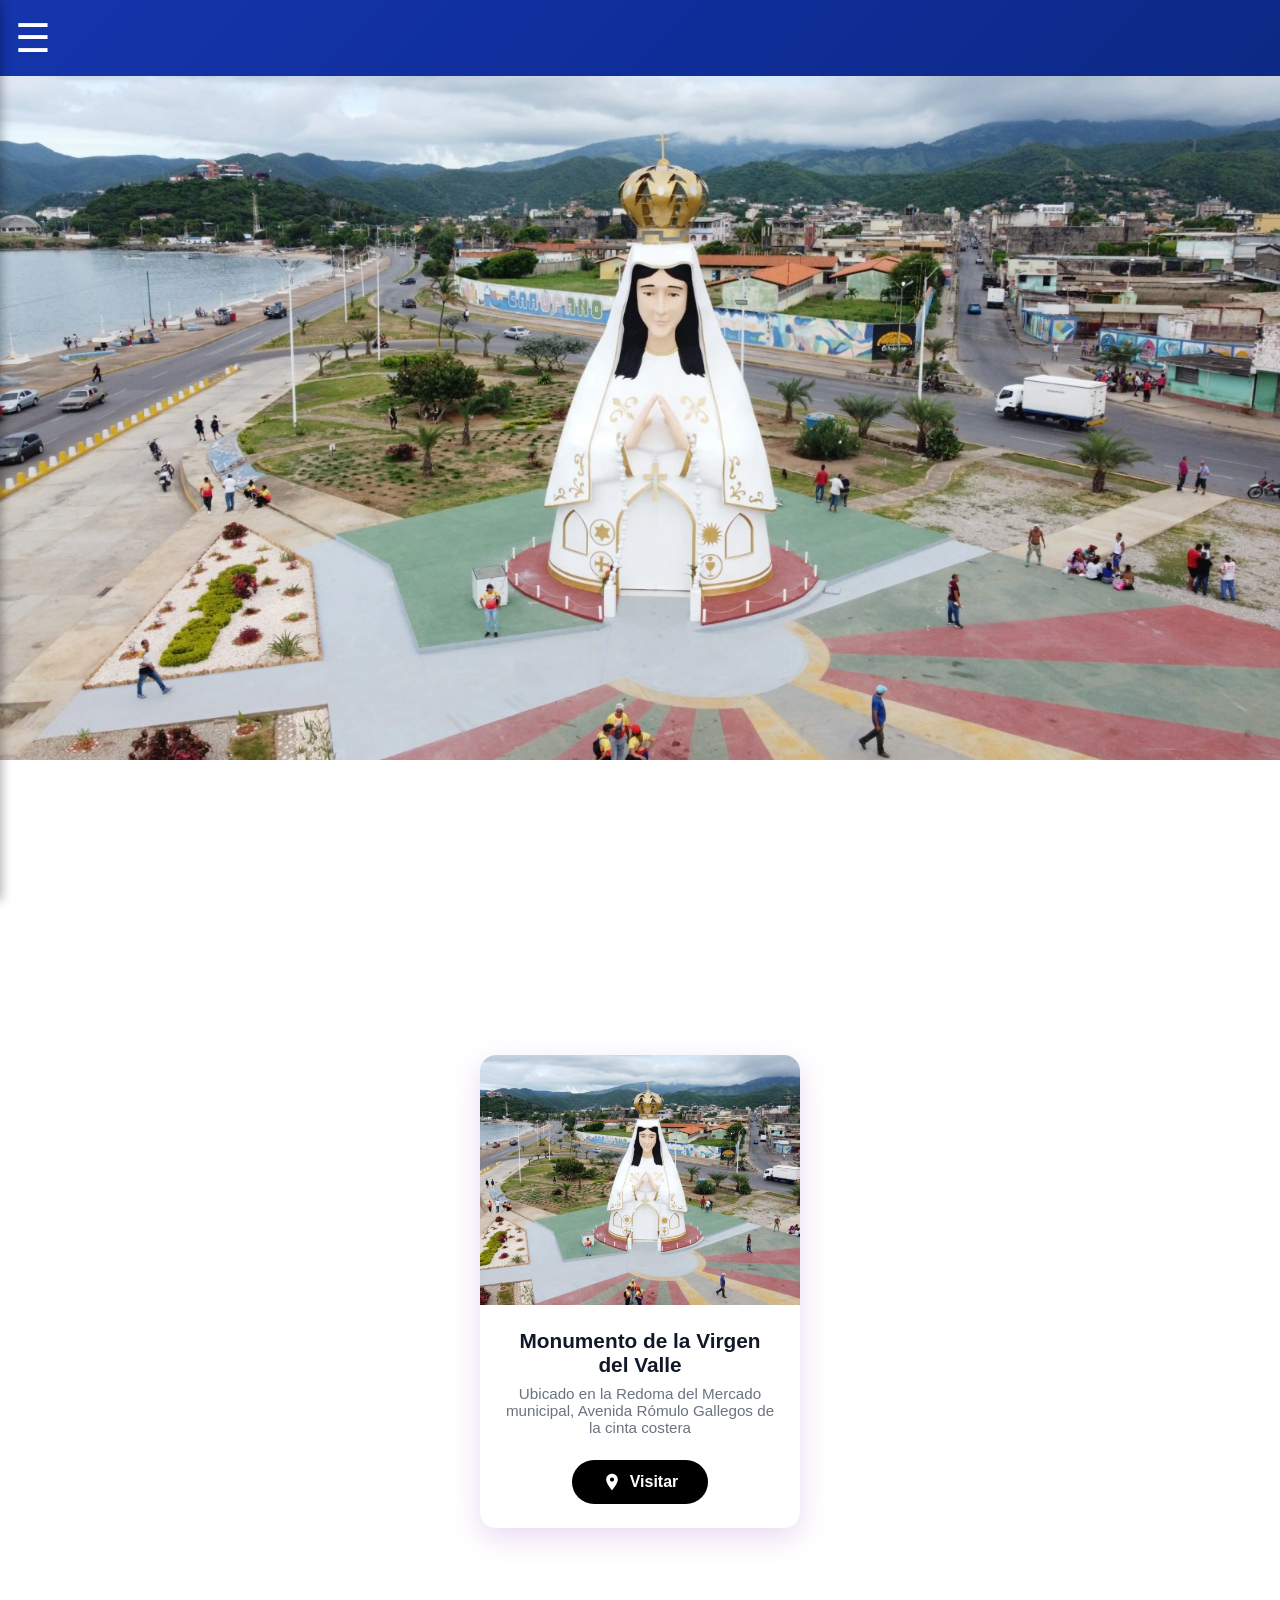
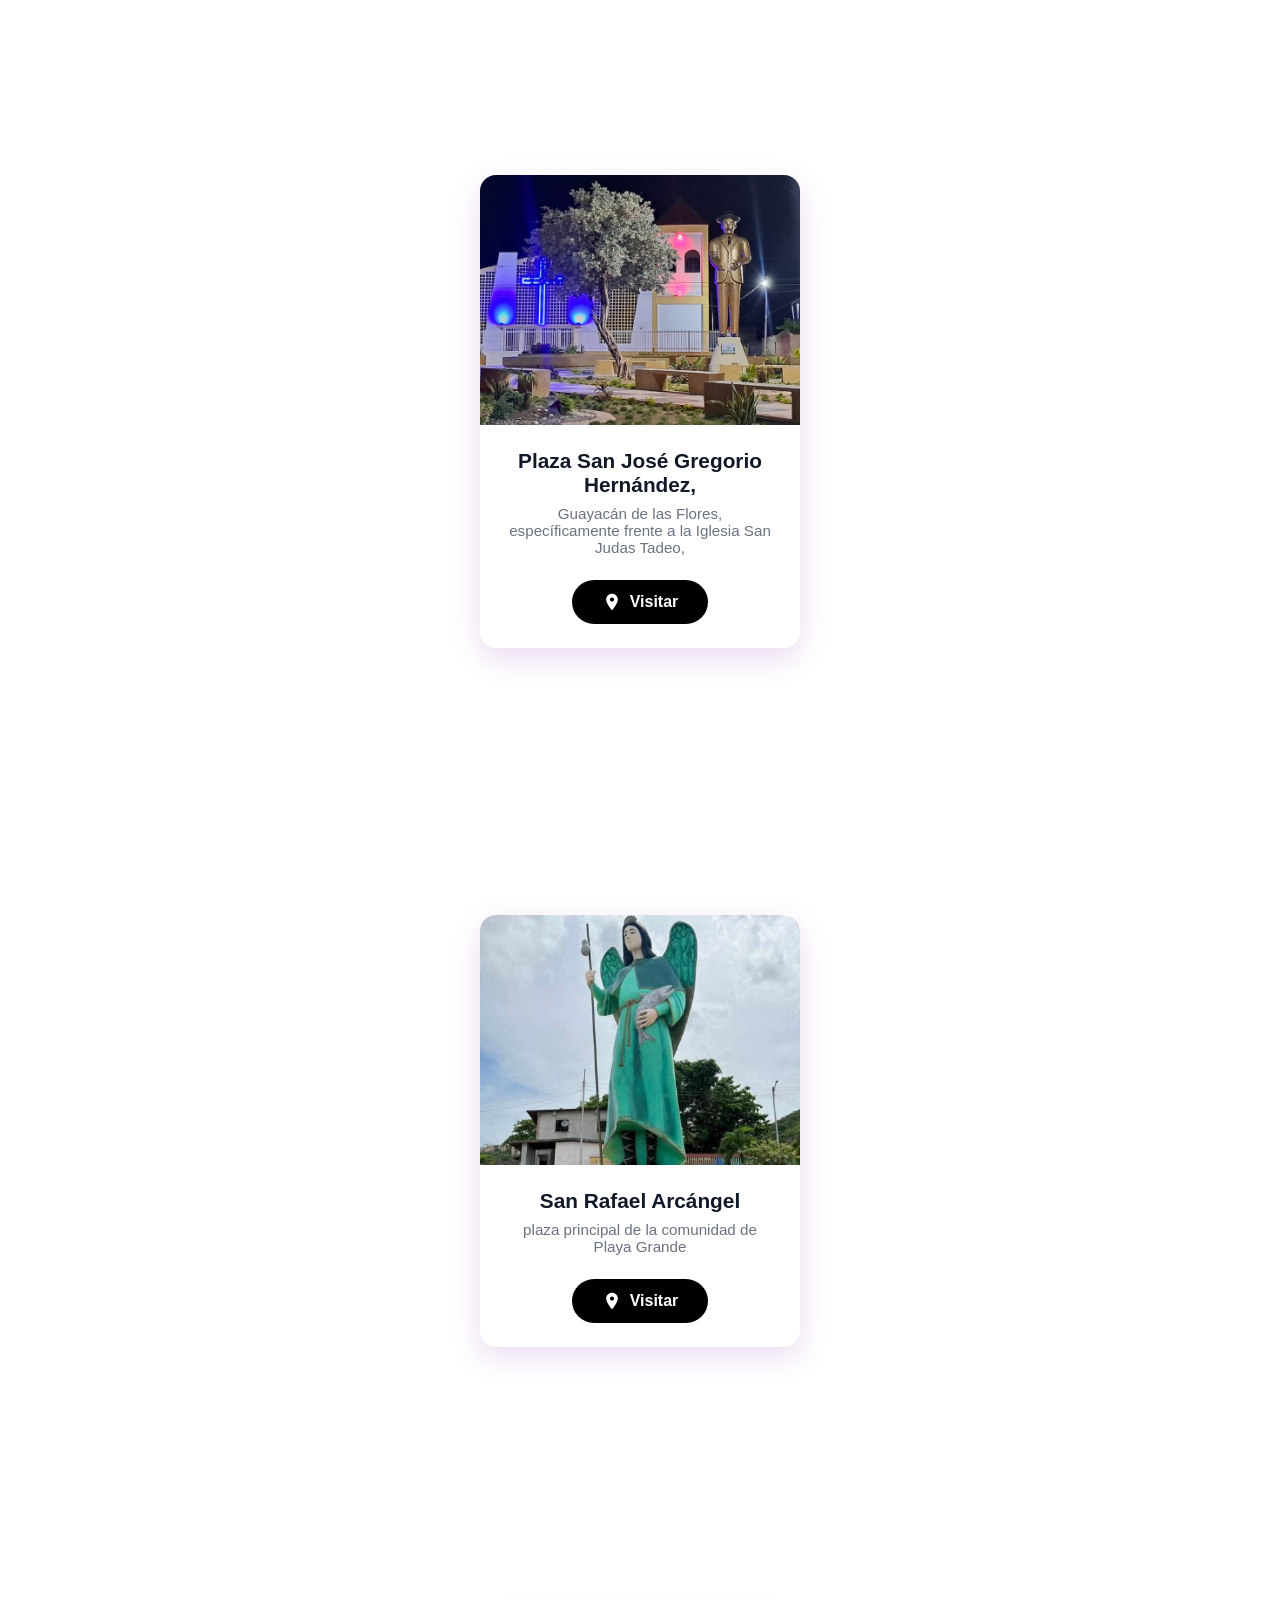
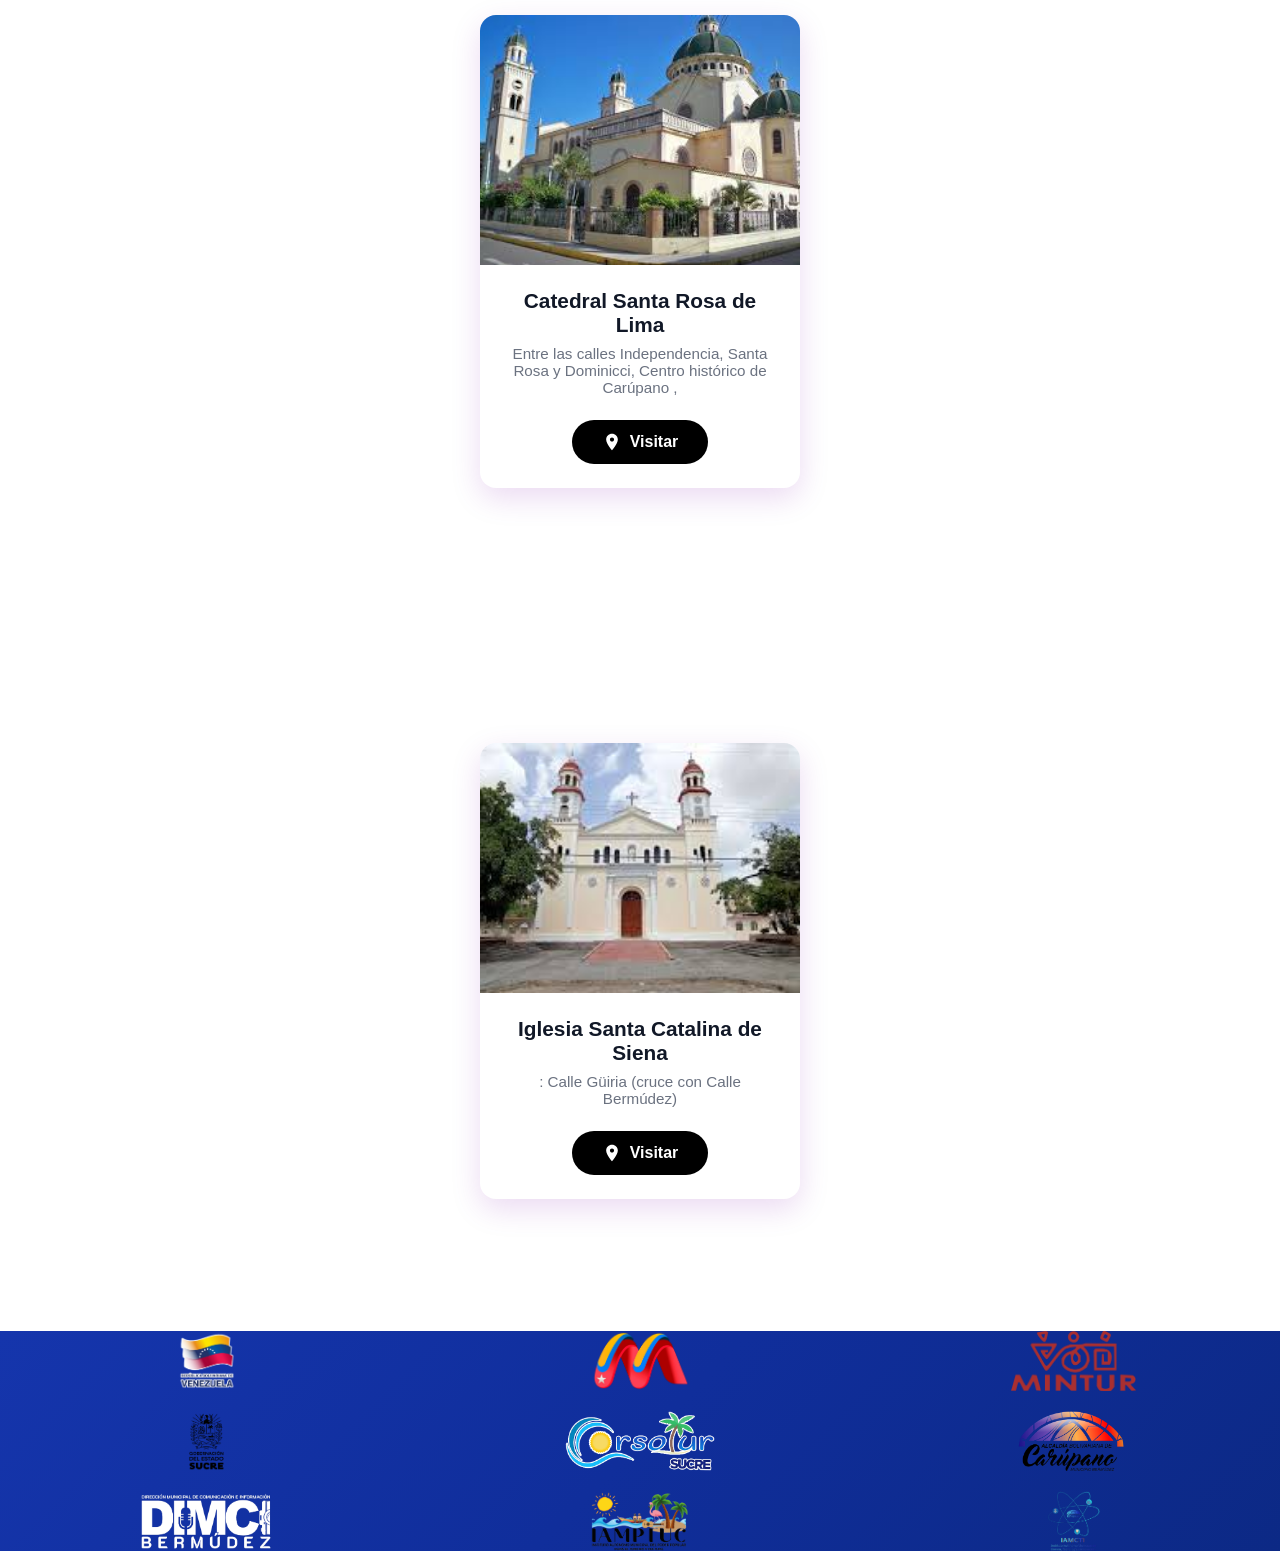
<file: monumentos_r.html>
<!DOCTYPE html>
<html lang="en">
<head>
    <meta charset="UTF-8">
    <meta name="viewport" content="width=device-width, initial-scale=1.0">
    <title>Document</title>
    <link rel="stylesheet" href="bloque.css">
    <link rel="stylesheet" href="pie.css">
    <link rel="stylesheet" href="desplegabl.css">
    <link rel="stylesheet" href="estilo.css">
    <link rel="stylesheet" href="cabeza.css">

</head>
<body>

  <!-- El checkbox controla el estado del menú -->
    <input type="checkbox" id="btn-nav" class="checkbox-menu">

    <!-- Botón para abrir (hamburguesa) -->
    <header class="header">
        <label for="btn-nav" class="btn-open">☰</label>
    </header>

    <!-- Menú lateral -->
<nav class="sidebar">
        <div class="sidebar-header">
            <h3>Carúpano</h3>
            <label for="btn-nav" class="btn-close">✕</label>
        </div>
   <!-- Dentro del <nav class="sidebar"> -->
<ul class="nav-links">
    <li><a href="index.html">Inicio</a></li>
    
    
    <!-- Item con Submenú -->
    <li class="item-has-submenu">
        <input type="checkbox" id="sub-btn-1" class="sub-checkbox">
        <label for="sub-btn-1" class="sub-label">
            Destinos turísticos  <span class="arrow">▼</span>
        </label>
        
        <ul class="submenu">
            <li><a href="playas.html">Playas </a></li>
            <li><a href="rios.html">Ríos y lagunas</a></li>
            <li><a href="plazas.html">Plazas </a></li>
            <li><a href="parques..html">Parques </a></li>
        </ul>
    </li>

      <li class="item-has-submenu">
        <input type="checkbox" id="sub-btn-4" class="sub-checkbox">
        <label for="sub-btn-4" class="sub-label">
         Otros sitios de interés  <span class="arrow">▼</span>
        </label>
        
        <ul class="submenu">
      
           
            <li><a href="otros_s.html">Sitios históricos </a></li>
            <li><a href="monumentos_r.html">Monumentos religiosos  </a></li>
           
        </ul>
    </li>

     <li class="item-has-submenu">
        <input type="checkbox" id="sub-btn-2" class="sub-checkbox">
        <label for="sub-btn-2" class="sub-label">
           Alojamiento  <span class="arrow">▼</span>
        </label>
        
        <ul class="submenu">
            <li><a href="hoteles.html">Hoteles </a></li>
            <li><a href="posadas.html">Posadas</a></li>
          
        </ul>
    </li>

    <li><a href="comidas_vrvidas.html">Alimentos y bebidas</a></li>
 

      <li class="item-has-submenu">
        <input type="checkbox" id="sub-btn-22" class="sub-checkbox">
        <label for="sub-btn-22" class="sub-label">
           Salud <span class="arrow">▼</span>
        </label>
        
        <ul class="submenu">
            <li><a href="salud.html">Centros de salud  </a></li>
            <li><a href="farmacia.html">Farmacias </a></li>
         
        </ul>
    </li>




     <li><a href="segutidad.html">Seguridad</a></li>


       <li class="item-has-submenu">
        <input type="checkbox" id="sub-btn-3" class="sub-checkbox">
        <label for="sub-btn-3" class="sub-label">
           Transporte  <span class="arrow">▼</span>
        </label>
        
        <ul class="submenu">
            <li><a href="urbano.html">Urbano </a></li>
        </ul>
    </li>   
      <li><a href="estacion_s.html">Estaciones de servicio    </a></li>
</ul>
    </nav>

      <!-- img de cabeza -->
<div class="contenedor-imagen">
  <img src="virjem.webp" alt="Descripción de la imagen">
</div>


 


 

  <!-- modulo 2 -->
<div class="pantalla-completa">

    <article class="tarjeta-ubicacion">
        <img src="virjem.webp" alt="Lugar" class="tarjeta-img">
        
        <div class="tarjeta-cuerpo">
            <h3 class="tarjeta-nombre">Monumento de la  Virgen del Valle</h3>
            <p class="tarjeta-direccion">Ubicado en la Redoma del Mercado municipal, Avenida Rómulo Gallegos de la cinta costera </p>
            
            <a href="https://www.google.com/maps/search/monumento+a+la+virgen+del+valle+carupano/@10.6702025,-63.2575929,17z?entry=ttu&g_ep=EgoyMDI2MDIxMS4wIKXMDSoASAFQAw%3D%3D" class="boton-visitar">
                <svg class="icono-gps" viewBox="0 0 24 24" fill="currentColor">
                    <path d="M12 2C8.13 2 5 5.13 5 9c0 5.25 7 13 7 13s7-7.75 7-13c0-3.87-3.13-7-7-7zm0 9.5c-1.38 0-2.5-1.12-2.5-2.5s1.12-2.5 2.5-2.5 2.5 1.12 2.5 2.5-1.12 2.5-2.5 2.5z"/>
                </svg>
                Visitar
            </a>
        </div>
    </article>
</div>

  <!-- modulo 2 -->
<div class="pantalla-completa">
    <article class="tarjeta-ubicacion">
        <img src="santo2.jpeg" alt="Lugar" class="tarjeta-img">
        
        <div class="tarjeta-cuerpo">
            <h3 class="tarjeta-nombre">Plaza San José Gregorio Hernández,</h3>
            <p class="tarjeta-direccion">Guayacán de las Flores, específicamente frente a la Iglesia San Judas Tadeo, </p>
            
            <a href="#" class="boton-visitar">
                <svg class="icono-gps" viewBox="0 0 24 24" fill="currentColor">
                    <path d="M12 2C8.13 2 5 5.13 5 9c0 5.25 7 13 7 13s7-7.75 7-13c0-3.87-3.13-7-7-7zm0 9.5c-1.38 0-2.5-1.12-2.5-2.5s1.12-2.5 2.5-2.5 2.5 1.12 2.5 2.5-1.12 2.5-2.5 2.5z"/>
                </svg>
                Visitar
            </a>
        </div>
    </article>
</div>


  <!-- modulo 2 -->
<div class="pantalla-completa">
    <article class="tarjeta-ubicacion">
        <img src="santo.JPG" alt="Lugar" class="tarjeta-img">
        
        <div class="tarjeta-cuerpo">
            <h3 class="tarjeta-nombre">San Rafael Arcángel</h3>
            <p class="tarjeta-direccion">plaza principal de la comunidad de Playa Grande</p>
            
            <a href="#" class="boton-visitar">
                <svg class="icono-gps" viewBox="0 0 24 24" fill="currentColor">
                    <path d="M12 2C8.13 2 5 5.13 5 9c0 5.25 7 13 7 13s7-7.75 7-13c0-3.87-3.13-7-7-7zm0 9.5c-1.38 0-2.5-1.12-2.5-2.5s1.12-2.5 2.5-2.5 2.5 1.12 2.5 2.5-1.12 2.5-2.5 2.5z"/>
                </svg>
                Visitar
            </a>
        </div>
    </article>
</div>

  <!-- modulo 2 -->
<div class="pantalla-completa">
    <article class="tarjeta-ubicacion">
        <img src="santa rosa.jpeg" alt="Lugar" class="tarjeta-img">
        
        <div class="tarjeta-cuerpo">
            <h3 class="tarjeta-nombre">Catedral Santa Rosa de Lima</h3>
            <p class="tarjeta-direccion"> Entre las calles Independencia, Santa Rosa y Dominicci, Centro  histórico de Carúpano  ,</p>
            
            <a href="https://www.google.com/maps/place/Catedral+Santa+Rosa+de+Lima/@10.6695558,-63.2451295,17z/data=!3m1!4b1!4m6!3m5!1s0x8c33dd1f31d2f28b:0x493a44f56cdf58fa!8m2!3d10.6695558!4d-63.2451295!16s%2Fg%2F11bxfgp236?entry=ttu&g_ep=EgoyMDI2MDIxMS4wIKXMDSoASAFQAw%3D%3D" class="boton-visitar">
                <svg class="icono-gps" viewBox="0 0 24 24" fill="currentColor">
                    <path d="M12 2C8.13 2 5 5.13 5 9c0 5.25 7 13 7 13s7-7.75 7-13c0-3.87-3.13-7-7-7zm0 9.5c-1.38 0-2.5-1.12-2.5-2.5s1.12-2.5 2.5-2.5 2.5 1.12 2.5 2.5-1.12 2.5-2.5 2.5z"/>
                </svg>
                Visitar
            </a>
        </div>
    </article>
</div>


  <!-- modulo 2 -->
<div class="pantalla-completa">
    <article class="tarjeta-ubicacion">
        <img src="santa catalina.jpeg" alt="Lugar" class="tarjeta-img">
        
        <div class="tarjeta-cuerpo">
            <h3 class="tarjeta-nombre">Iglesia Santa Catalina de Siena</h3>
            <p class="tarjeta-direccion">: Calle Güiria (cruce con Calle Bermúdez)</p>
            
            <a href="https://www.google.com/maps/place/Iglesia+Santa+Catalina+de+Siena/@10.6647862,-63.248053,17z/data=!3m1!4b1!4m6!3m5!1s0x8c33dd20fac00001:0x97777e26c2b611c9!8m2!3d10.6647862!4d-63.248053!16s%2Fg%2F11tgg7g7vm?entry=ttu&g_ep=EgoyMDI2MDIxMS4wIKXMDSoASAFQAw%3D%3D" class="boton-visitar">
                <svg class="icono-gps" viewBox="0 0 24 24" fill="currentColor">
                    <path d="M12 2C8.13 2 5 5.13 5 9c0 5.25 7 13 7 13s7-7.75 7-13c0-3.87-3.13-7-7-7zm0 9.5c-1.38 0-2.5-1.12-2.5-2.5s1.12-2.5 2.5-2.5 2.5 1.12 2.5 2.5-1.12 2.5-2.5 2.5z"/>
                </svg>
                Visitar
            </a>
        </div>
    </article>
</div>


<footer class="footer-institucional">
  <div class="fila-logos">
  <img src="ll1.png" alt="Logo 2">
    <img src="l6.png" alt="Logo 6">
     <img src="l5.png" alt="Logo 5">
        <img src="l3.PNG" alt="Logo 3">
     <img src="l4.png" alt="Logo 4">
     <img src="l7.png" alt="Logo 7">
       <img src="l9.PNG" alt="Logo 9">
    <img src="l1.png" alt="Logo 1">
    <img src="l8.png" alt="Logo 8">
   
  </div>
</footer>




</body>
</html>
</file>
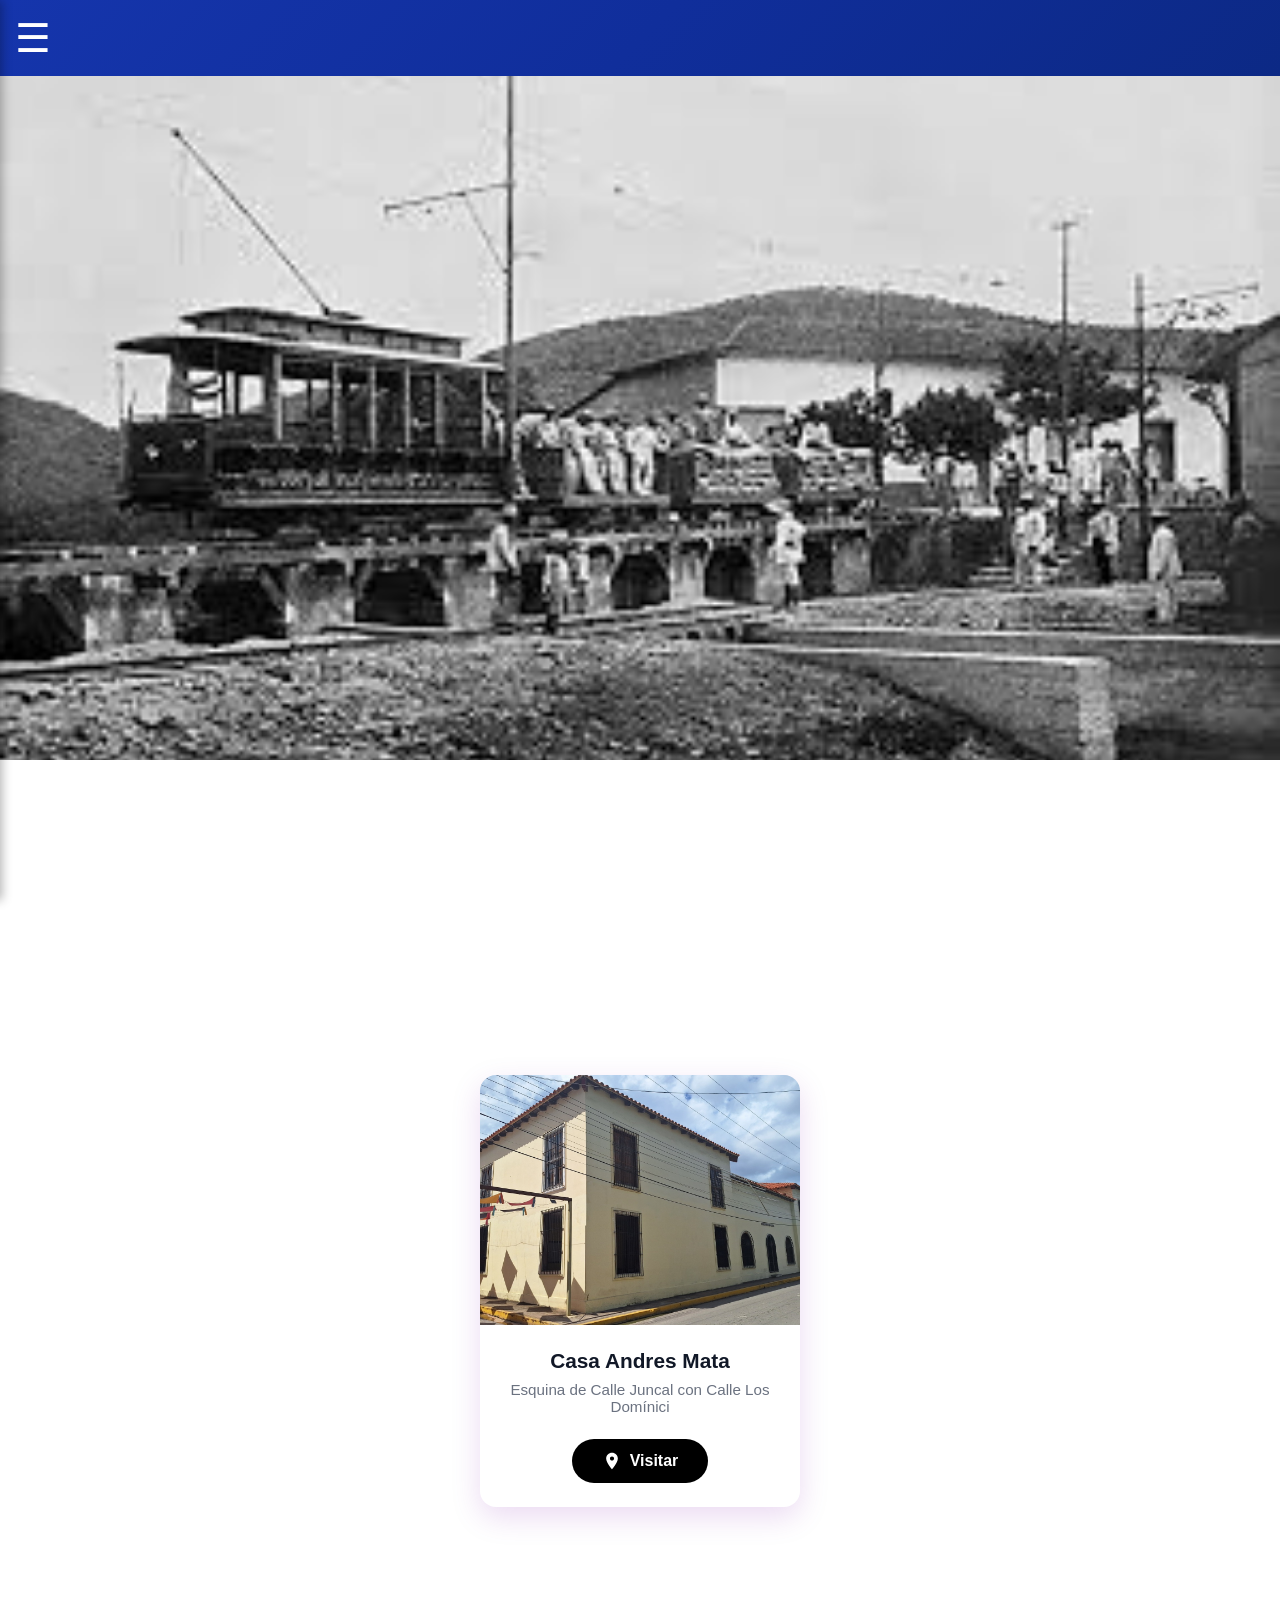
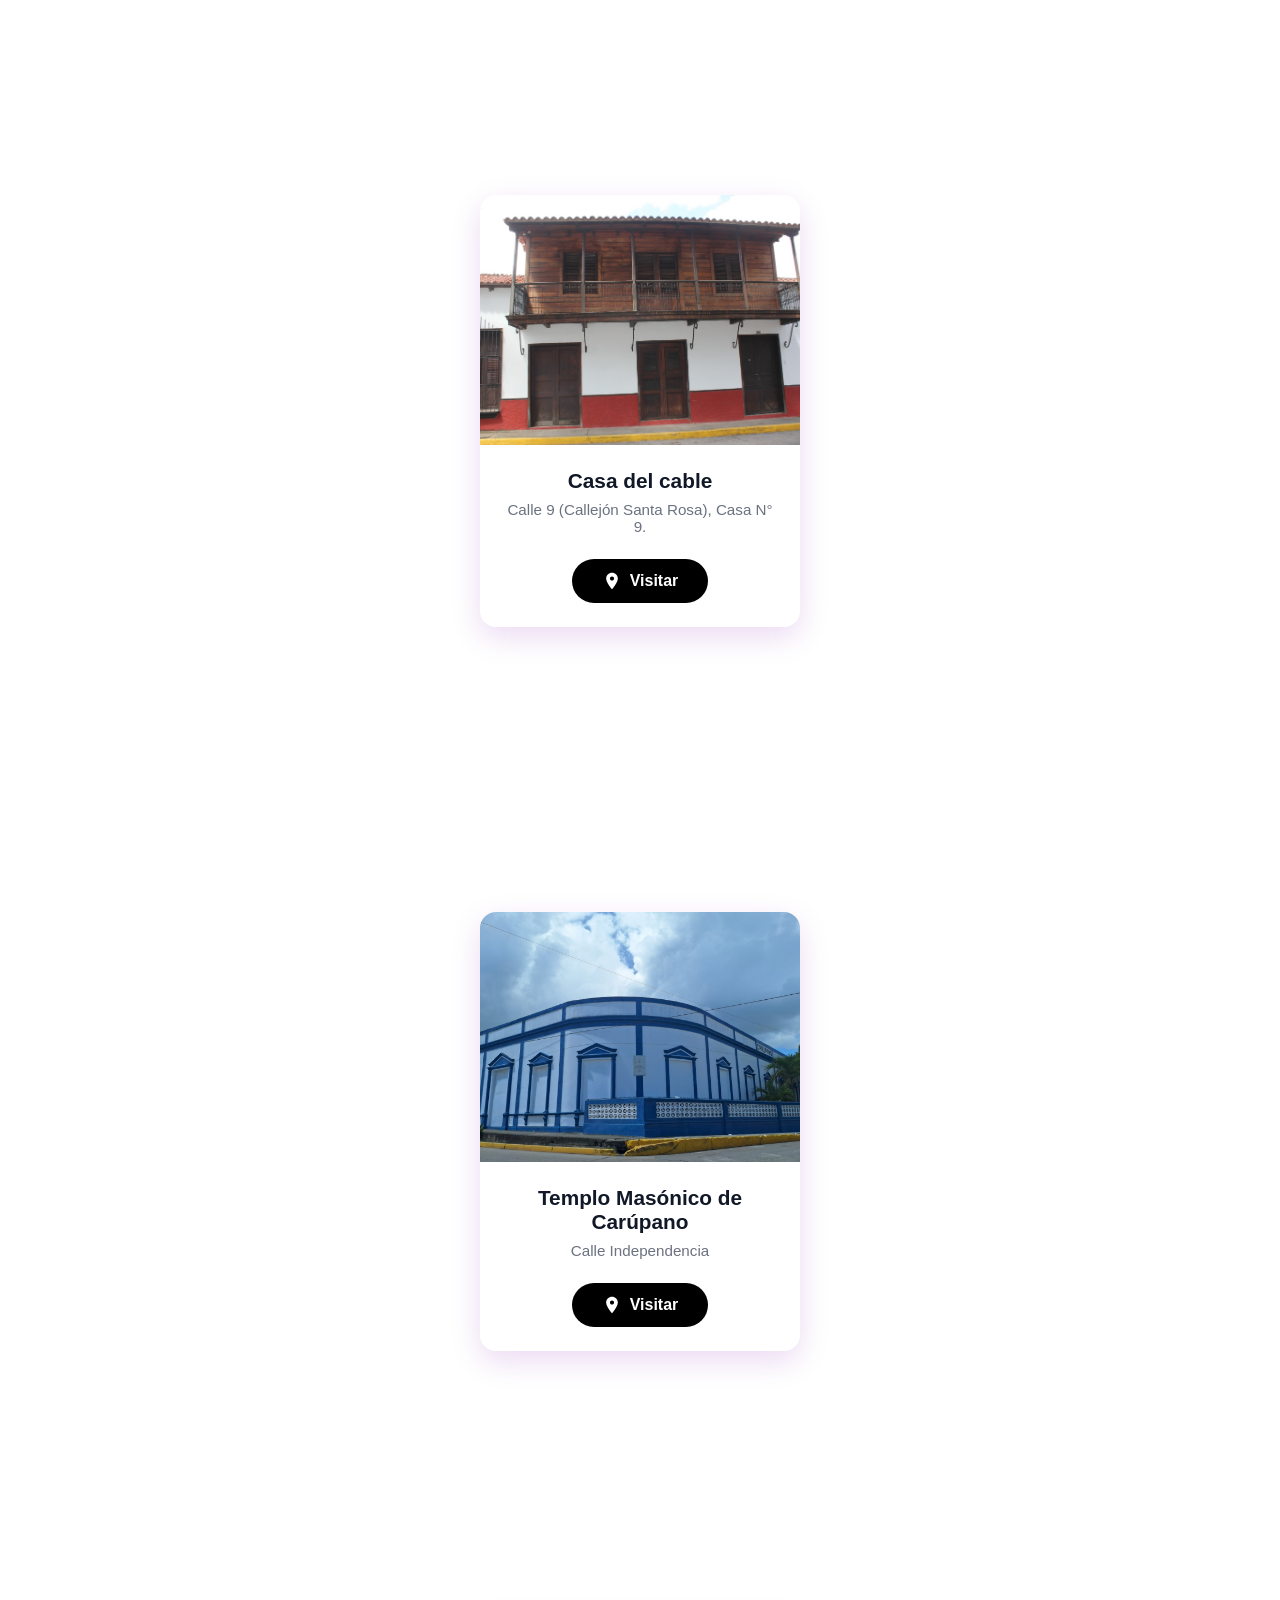
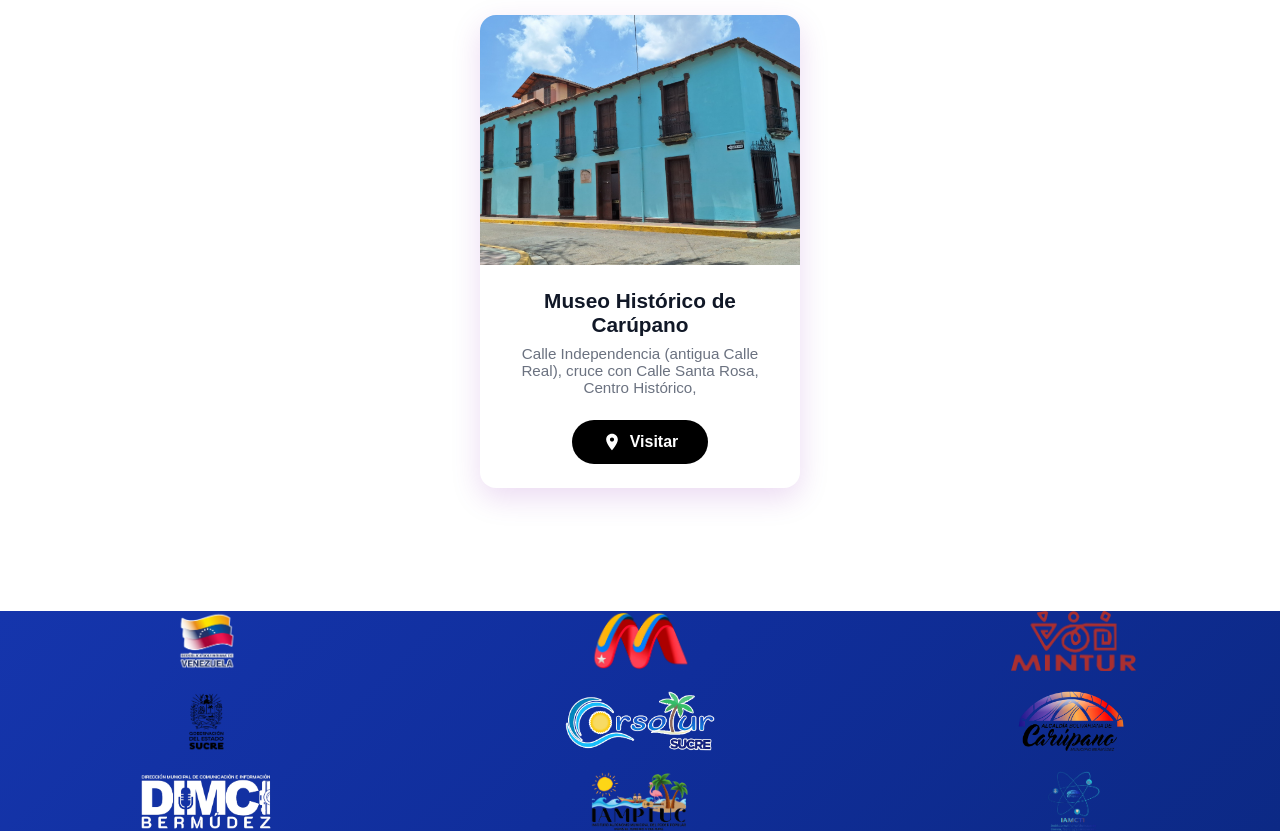
<file: otros_s.html>
<!DOCTYPE html>
<html lang="en">
<head>
    <meta charset="UTF-8">
    <meta name="viewport" content="width=device-width, initial-scale=1.0">
    <title>Document</title>
    <link rel="stylesheet" href="bloque.css">
    <link rel="stylesheet" href="pie.css">
    <link rel="stylesheet" href="desplegabl.css">
    <link rel="stylesheet" href="estilo.css">
    <link rel="stylesheet" href="cabeza.css">

</head>
<body>

  <!-- El checkbox controla el estado del menú -->
    <input type="checkbox" id="btn-nav" class="checkbox-menu">

    <!-- Botón para abrir (hamburguesa) -->
    <header class="header">
        <label for="btn-nav" class="btn-open">☰</label>
    </header>

    <!-- Menú lateral -->
<nav class="sidebar">
        <div class="sidebar-header">
            <h3>Carúpano</h3>
            <label for="btn-nav" class="btn-close">✕</label>
        </div>
   <!-- Dentro del <nav class="sidebar"> -->
<ul class="nav-links">
    <li><a href="index.html">Inicio</a></li>
    
    
    <!-- Item con Submenú -->
    <li class="item-has-submenu">
        <input type="checkbox" id="sub-btn-1" class="sub-checkbox">
        <label for="sub-btn-1" class="sub-label">
            Destinos turísticos  <span class="arrow">▼</span>
        </label>
        
        <ul class="submenu">
            <li><a href="playas.html">Playas </a></li>
            <li><a href="rios.html">Ríos y lagunas</a></li>
            <li><a href="plazas.html">Plazas </a></li>
            <li><a href="parques..html">Parques </a></li>
        </ul>
    </li>

      <li class="item-has-submenu">
        <input type="checkbox" id="sub-btn-4" class="sub-checkbox">
        <label for="sub-btn-4" class="sub-label">
         Otros sitios de interés  <span class="arrow">▼</span>
        </label>
        
        <ul class="submenu">
      
           
            <li><a href="otros_s.html">Sitios históricos </a></li>
            <li><a href="monumentos_r.html">Monumentos religiosos  </a></li>
           
        </ul>
    </li>

     <li class="item-has-submenu">
        <input type="checkbox" id="sub-btn-2" class="sub-checkbox">
        <label for="sub-btn-2" class="sub-label">
           Alojamiento  <span class="arrow">▼</span>
        </label>
        
        <ul class="submenu">
            <li><a href="hoteles.html">Hoteles </a></li>
            <li><a href="posadas.html">Posadas</a></li>
          
        </ul>
    </li>

    <li><a href="comidas_vrvidas.html">Alimentos y bebidas</a></li>
 

      <li class="item-has-submenu">
        <input type="checkbox" id="sub-btn-22" class="sub-checkbox">
        <label for="sub-btn-22" class="sub-label">
           Salud <span class="arrow">▼</span>
        </label>
        
        <ul class="submenu">
            <li><a href="salud.html">Centros de salud  </a></li>
            <li><a href="farmacia.html">Farmacias </a></li>
         
        </ul>
    </li>




     <li><a href="segutidad.html">Seguridad</a></li>


       <li class="item-has-submenu">
        <input type="checkbox" id="sub-btn-3" class="sub-checkbox">
        <label for="sub-btn-3" class="sub-label">
           Transporte  <span class="arrow">▼</span>
        </label>
        
        <ul class="submenu">
            <li><a href="urbano.html">Urbano </a></li>
        </ul>
    </li>   
      <li><a href="estacion_s.html">Estaciones de servicio    </a></li>
</ul>
    </nav>

      <!-- img de cabeza -->
<div class="contenedor-imagen">
  <img src="trambia.jpeg" alt="Descripción de la imagen">
</div>





 

  <!-- modulo 2 -->
<div class="pantalla-completa">
    <article class="tarjeta-ubicacion">
        <img src="andres.jpeg" alt="Lugar" class="tarjeta-img">
        
        <div class="tarjeta-cuerpo">
            <h3 class="tarjeta-nombre">Casa Andres Mata</h3>
            <p class="tarjeta-direccion">Esquina de Calle Juncal con Calle Los Domínici</p>
            
            <a href="https://www.google.com/maps/place/Fundaci%C3%B3n+Casa+Andr%C3%A9s+Mata/data=!4m2!3m1!1s0x0:0x6f1425ce96eec423?sa=X&ved=1t:2428&ictx=111" class="boton-visitar">
                <svg class="icono-gps" viewBox="0 0 24 24" fill="currentColor">
                    <path d="M12 2C8.13 2 5 5.13 5 9c0 5.25 7 13 7 13s7-7.75 7-13c0-3.87-3.13-7-7-7zm0 9.5c-1.38 0-2.5-1.12-2.5-2.5s1.12-2.5 2.5-2.5 2.5 1.12 2.5 2.5-1.12 2.5-2.5 2.5z"/>
                </svg>
                Visitar
            </a>
        </div>
    </article>
</div>

  <!-- modulo 2 -->
<div class="pantalla-completa">
    <article class="tarjeta-ubicacion">
        <img src="cable.jpeg" alt="Lugar" class="tarjeta-img">
        
        <div class="tarjeta-cuerpo">
            <h3 class="tarjeta-nombre">Casa del cable</h3>
            <p class="tarjeta-direccion">Calle 9 (Callejón Santa Rosa), Casa N° 9.</p>
            
            <a href="google.com/maps/place/casa+del+cable+carupano/data=!4m2!3m1!1s0x8c33dd1f3b9ef5e7:0xc4cbc75f8368f37a?sa=X&ved=1t:242&ictx=111" class="boton-visitar">
                <svg class="icono-gps" viewBox="0 0 24 24" fill="currentColor">
                    <path d="M12 2C8.13 2 5 5.13 5 9c0 5.25 7 13 7 13s7-7.75 7-13c0-3.87-3.13-7-7-7zm0 9.5c-1.38 0-2.5-1.12-2.5-2.5s1.12-2.5 2.5-2.5 2.5 1.12 2.5 2.5-1.12 2.5-2.5 2.5z"/>
                </svg>
                Visitar
            </a>
        </div>
    </article>
</div>


  <!-- modulo 2 -->
<div class="pantalla-completa">
    <article class="tarjeta-ubicacion">
        <img src="templo.jpeg" alt="Lugar" class="tarjeta-img">
        
        <div class="tarjeta-cuerpo">
            <h3 class="tarjeta-nombre">Templo Masónico de Carúpano</h3>
            <p class="tarjeta-direccion"> Calle Independencia</p>
            
            <a href=" Calle Independencia" class="boton-visitar">
                <svg class="icono-gps" viewBox="0 0 24 24" fill="currentColor">
                    <path d="M12 2C8.13 2 5 5.13 5 9c0 5.25 7 13 7 13s7-7.75 7-13c0-3.87-3.13-7-7-7zm0 9.5c-1.38 0-2.5-1.12-2.5-2.5s1.12-2.5 2.5-2.5 2.5 1.12 2.5 2.5-1.12 2.5-2.5 2.5z"/>
                </svg>
                Visitar
            </a>
        </div>
    </article>
</div>

  <!-- modulo 2 -->
<div class="pantalla-completa">
    <article class="tarjeta-ubicacion">
        <img src="muce.jpeg" alt="Lugar" class="tarjeta-img">
        
        <div class="tarjeta-cuerpo">
            <h3 class="tarjeta-nombre">Museo Histórico de Carúpano</h3>
            <p class="tarjeta-direccion">Calle Independencia (antigua Calle Real), cruce con Calle Santa Rosa, Centro Histórico,</p>
            
            <a href="#" class="boton-visitar">
                <svg class="icono-gps" viewBox="0 0 24 24" fill="currentColor">
                    <path d="M12 2C8.13 2 5 5.13 5 9c0 5.25 7 13 7 13s7-7.75 7-13c0-3.87-3.13-7-7-7zm0 9.5c-1.38 0-2.5-1.12-2.5-2.5s1.12-2.5 2.5-2.5 2.5 1.12 2.5 2.5-1.12 2.5-2.5 2.5z"/>
                </svg>
                Visitar
            </a>
        </div>
    </article>
</div>




<footer class="footer-institucional">
  <div class="fila-logos">
  <img src="ll1.png" alt="Logo 2">
    <img src="l6.png" alt="Logo 6">
     <img src="l5.png" alt="Logo 5">
        <img src="l3.PNG" alt="Logo 3">
     <img src="l4.png" alt="Logo 4">
     <img src="l7.png" alt="Logo 7">
       <img src="l9.PNG" alt="Logo 9">
    <img src="l1.png" alt="Logo 1">
    <img src="l8.png" alt="Logo 8">
   
  </div>
</footer>




</body>
</html>
</file>
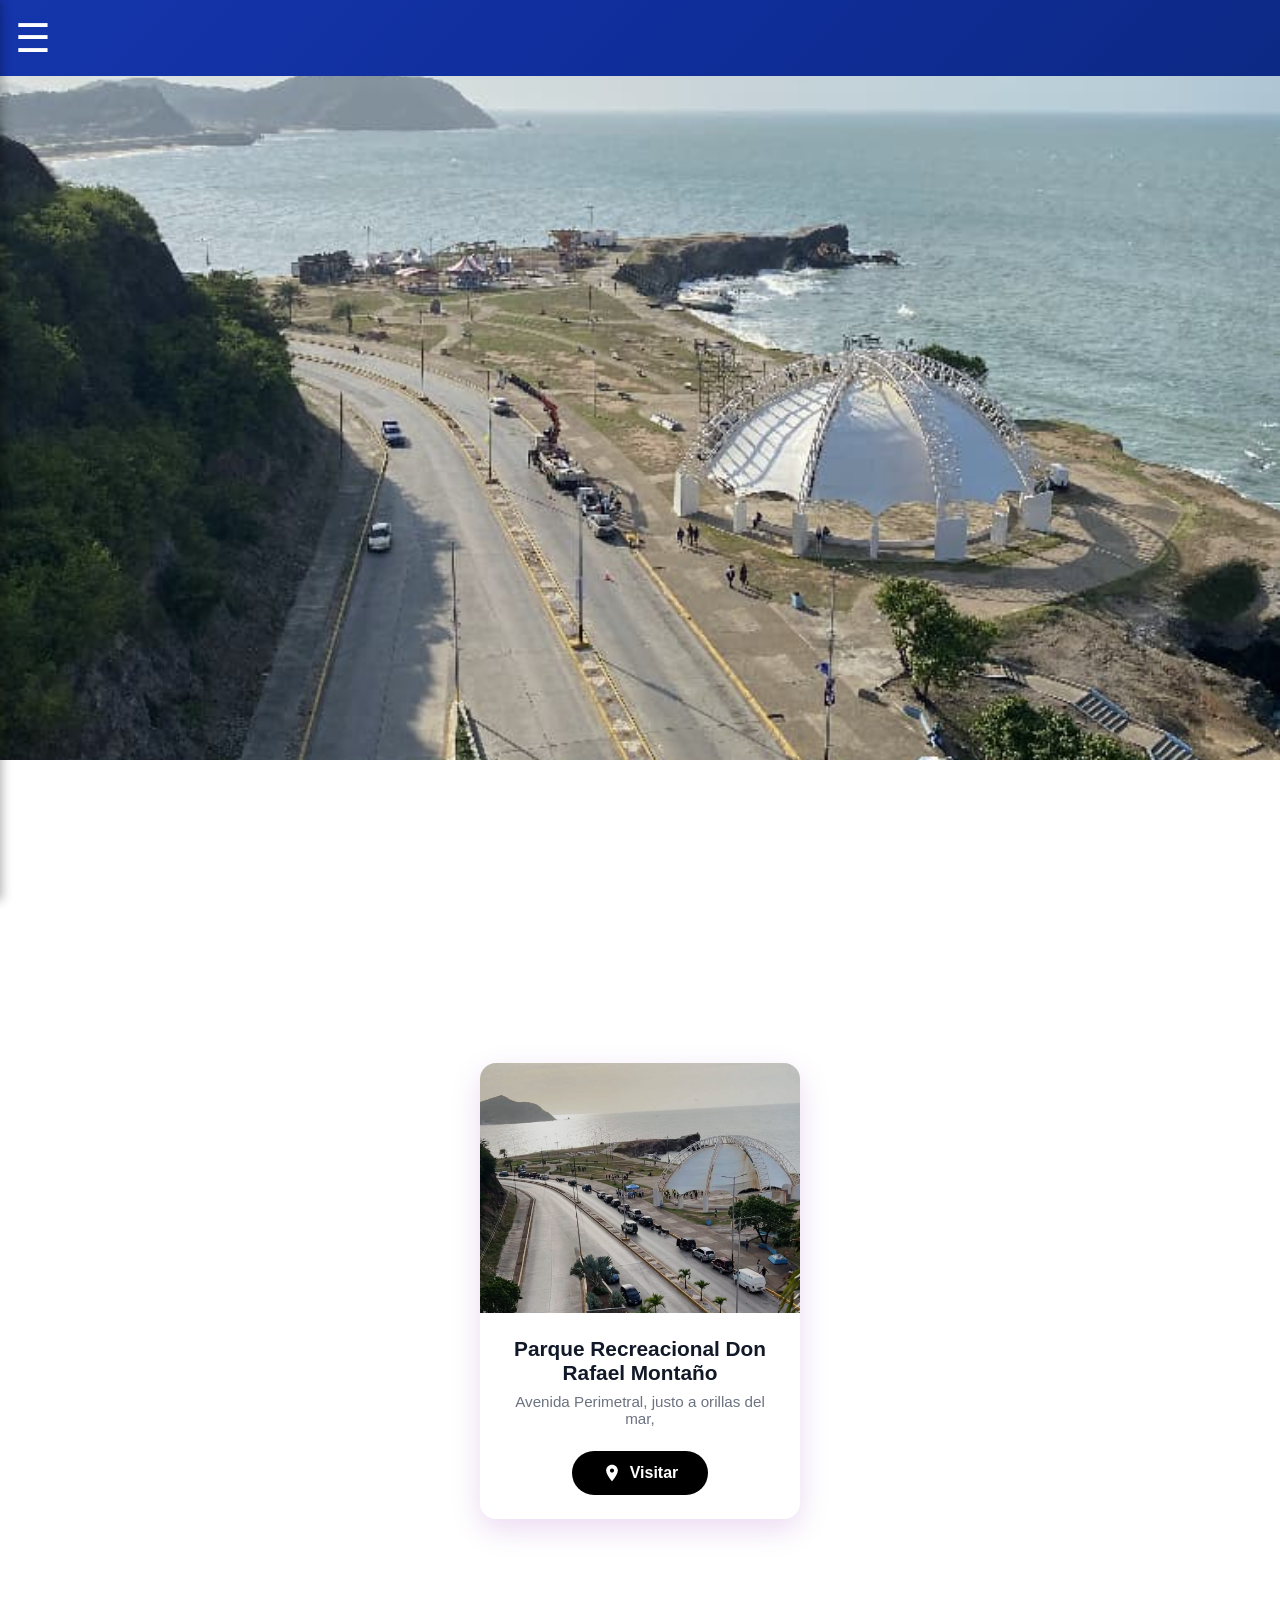
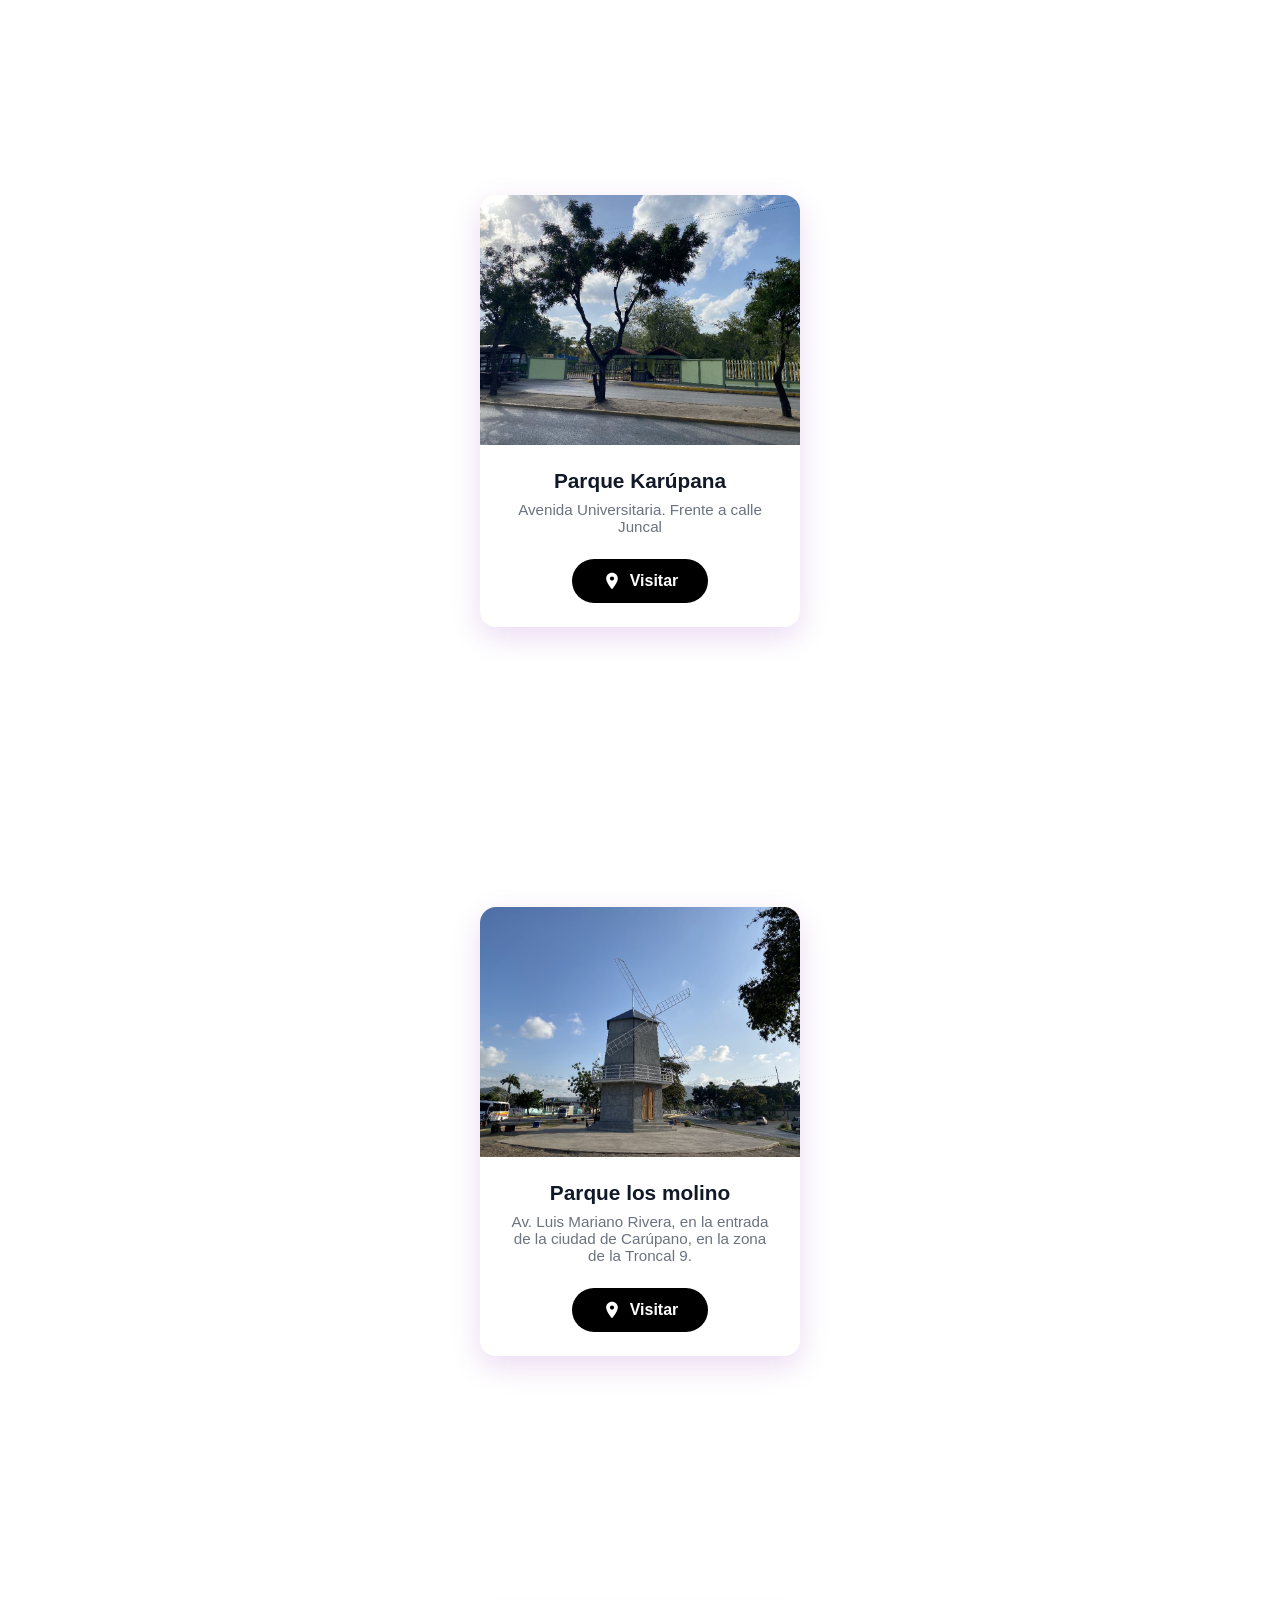
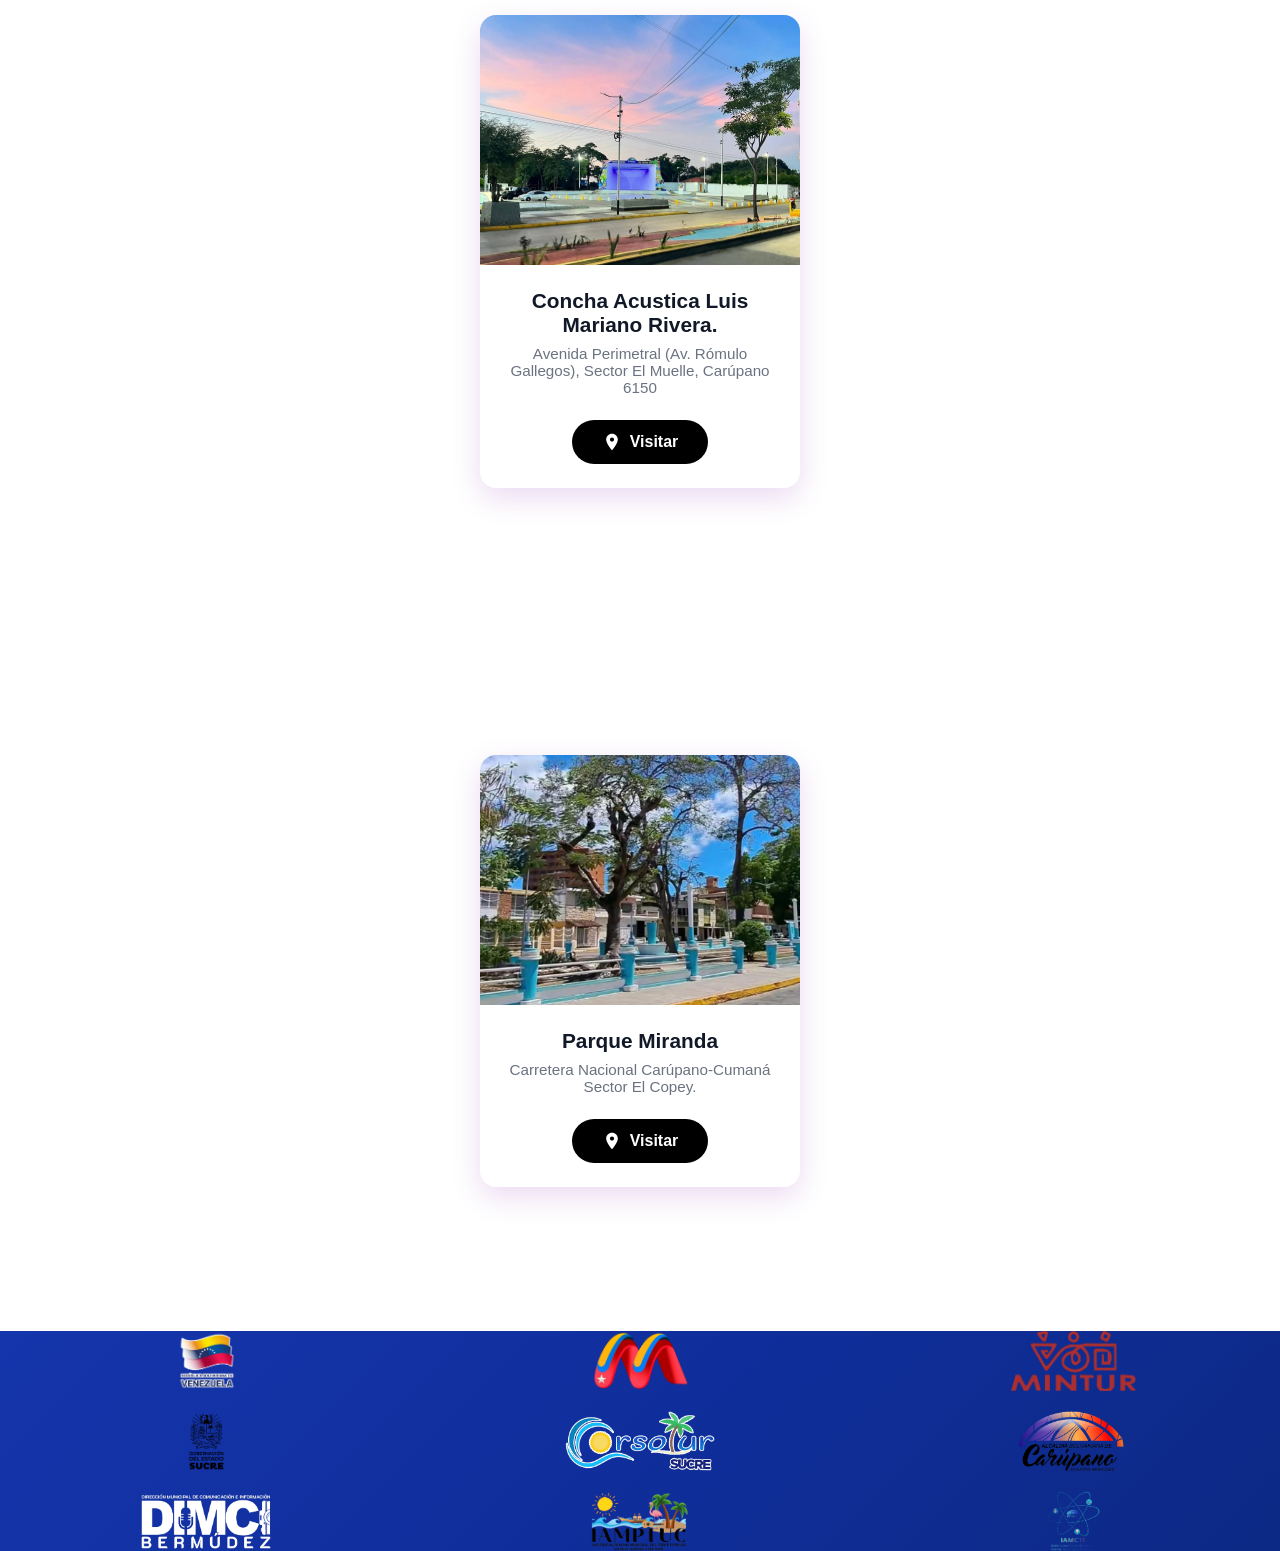
<file: parques..html>
<!DOCTYPE html>
<html lang="en">
<head>
    <meta charset="UTF-8">
    <meta name="viewport" content="width=device-width, initial-scale=1.0">
    <title>Document</title>
    <link rel="stylesheet" href="bloque.css">
    <link rel="stylesheet" href="pie.css">
    <link rel="stylesheet" href="desplegabl.css">
    <link rel="stylesheet" href="estilo.css">
    <link rel="stylesheet" href="cabeza.css">

</head>
<body>

  <!-- El checkbox controla el estado del menú -->
    <input type="checkbox" id="btn-nav" class="checkbox-menu">

    <!-- Botón para abrir (hamburguesa) -->
    <header class="header">
        <label for="btn-nav" class="btn-open">☰</label>
    </header>

    <!-- Menú lateral -->
<nav class="sidebar">
        <div class="sidebar-header">
            <h3>Carúpano</h3>
            <label for="btn-nav" class="btn-close">✕</label>
        </div>
   <!-- Dentro del <nav class="sidebar"> -->
<ul class="nav-links">
    <li><a href="index.html">Inicio</a></li>
    
    
    <!-- Item con Submenú -->
    <li class="item-has-submenu">
        <input type="checkbox" id="sub-btn-1" class="sub-checkbox">
        <label for="sub-btn-1" class="sub-label">
            Destinos turísticos  <span class="arrow">▼</span>
        </label>
        
        <ul class="submenu">
            <li><a href="playas.html">Playas </a></li>
            <li><a href="rios.html">Ríos y lagunas</a></li>
            <li><a href="plazas.html">Plazas </a></li>
            <li><a href="parques..html">Parques </a></li>
        </ul>
    </li>

      <li class="item-has-submenu">
        <input type="checkbox" id="sub-btn-4" class="sub-checkbox">
        <label for="sub-btn-4" class="sub-label">
         Otros sitios de interés  <span class="arrow">▼</span>
        </label>
        
        <ul class="submenu">
      
           
            <li><a href="otros_s.html">Sitios históricos </a></li>
            <li><a href="monumentos_r.html">Monumentos religiosos  </a></li>
           
        </ul>
    </li>

     <li class="item-has-submenu">
        <input type="checkbox" id="sub-btn-2" class="sub-checkbox">
        <label for="sub-btn-2" class="sub-label">
           Alojamiento  <span class="arrow">▼</span>
        </label>
        
        <ul class="submenu">
            <li><a href="hoteles.html">Hoteles </a></li>
            <li><a href="posadas.html">Posadas</a></li>
          
        </ul>
    </li>

    <li><a href="comidas_vrvidas.html">Alimentos y bebidas</a></li>
 

      <li class="item-has-submenu">
        <input type="checkbox" id="sub-btn-22" class="sub-checkbox">
        <label for="sub-btn-22" class="sub-label">
           Salud <span class="arrow">▼</span>
        </label>
        
        <ul class="submenu">
            <li><a href="salud.html">Centros de salud  </a></li>
            <li><a href="farmacia.html">Farmacias </a></li>
         
        </ul>
    </li>




     <li><a href="segutidad.html">Seguridad</a></li>


       <li class="item-has-submenu">
        <input type="checkbox" id="sub-btn-3" class="sub-checkbox">
        <label for="sub-btn-3" class="sub-label">
           Transporte  <span class="arrow">▼</span>
        </label>
        
        <ul class="submenu">
            <li><a href="urbano.html">Urbano </a></li>
        </ul>
    </li>   
      <li><a href="estacion_s.html">Estaciones de servicio    </a></li>
</ul>
    </nav>

      <!-- img de cabeza -->
<div class="contenedor-imagen">
  <img src="carupa.jpeg" alt="Descripción de la imagen">
</div>


    
<div class="pantalla-completa">
    <article class="tarjeta-ubicacion">
        <img src="boquete.jpeg" alt="Lugar" class="tarjeta-img">
        
        <div class="tarjeta-cuerpo">
            <h3 class="tarjeta-nombre">Parque Recreacional Don Rafael Montaño</h3>
            <p class="tarjeta-direccion">Avenida Perimetral, justo a orillas del mar,</p>
            
            <a href="https://www.google.com/maps/search/parque+recreacional+don+rafael+monta%C3%B1o+carupano/@10.6718473,-63.2504057,17z?entry=ttu&g_ep=EgoyMDI2MDIxMS4wIKXMDSoASAFQAw%3D%3D" class="boton-visitar">
                <svg class="icono-gps" viewBox="0 0 24 24" fill="currentColor">
                    <path d="M12 2C8.13 2 5 5.13 5 9c0 5.25 7 13 7 13s7-7.75 7-13c0-3.87-3.13-7-7-7zm0 9.5c-1.38 0-2.5-1.12-2.5-2.5s1.12-2.5 2.5-2.5 2.5 1.12 2.5 2.5-1.12 2.5-2.5 2.5z"/>
                </svg>
                Visitar
            </a>
        </div>
    </article>
</div>

<div class="pantalla-completa">
    <article class="tarjeta-ubicacion">
        <img src="karu.jpeg" alt="Lugar" class="tarjeta-img">
        
        <div class="tarjeta-cuerpo">
            <h3 class="tarjeta-nombre">Parque Karúpana</h3>
            <p class="tarjeta-direccion">Avenida Universitaria. Frente a calle Juncal</p>
            
            <a href="https://www.google.com/maps/place/Parque+Karupana/@10.656256,-63.2565075,18z/data=!4m14!1m7!3m6!1s0x8c33dcd0d3aaaaab:0x4439f55eb684b62e!2sParque+Karupana!8m2!3d10.6563219!4d-63.2564324!16s%2Fg%2F11xzj8jq0y!3m5!1s0x8c33dcd0d3aaaaab:0x4439f55eb684b62e!8m2!3d10.6563219!4d-63.2564324!16s%2Fg%2F11xzj8jq0y?entry=ttu&g_ep=EgoyMDI2MDIxMS4wIKXMDSoASAFQAw%3D%3D" class="boton-visitar">
                <svg class="icono-gps" viewBox="0 0 24 24" fill="currentColor">
                    <path d="M12 2C8.13 2 5 5.13 5 9c0 5.25 7 13 7 13s7-7.75 7-13c0-3.87-3.13-7-7-7zm0 9.5c-1.38 0-2.5-1.12-2.5-2.5s1.12-2.5 2.5-2.5 2.5 1.12 2.5 2.5-1.12 2.5-2.5 2.5z"/>
                </svg>
                Visitar
            </a>
        </div>
    </article>
</div>

<div class="pantalla-completa">
    <article class="tarjeta-ubicacion">
        <img src="molinos.jpeg" alt="Lugar" class="tarjeta-img">
        
        <div class="tarjeta-cuerpo">
            <h3 class="tarjeta-nombre">Parque los molino </h3>
            <p class="tarjeta-direccion">Av. Luis Mariano Rivera, en la entrada de la ciudad de Carúpano, en la zona de la Troncal 9. </p>
            
            <a href="https://www.google.com/maps/place/Parque+Los+Molinos/data=!4m2!3m1!1s0x0:0x58b012af277e49d?sa=X&ved=1t:2428&ictx=111" class="boton-visitar">
                <svg class="icono-gps" viewBox="0 0 24 24" fill="currentColor">
                    <path d="M12 2C8.13 2 5 5.13 5 9c0 5.25 7 13 7 13s7-7.75 7-13c0-3.87-3.13-7-7-7zm0 9.5c-1.38 0-2.5-1.12-2.5-2.5s1.12-2.5 2.5-2.5 2.5 1.12 2.5 2.5-1.12 2.5-2.5 2.5z"/>
                </svg>
                Visitar
            </a>
        </div>
    </article>
</div>

<div class="pantalla-completa">
    <article class="tarjeta-ubicacion">
        <img src="concha.jpeg" alt="Lugar" class="tarjeta-img">
        
        <div class="tarjeta-cuerpo">
            <h3 class="tarjeta-nombre">Concha Acustica Luis Mariano Rivera.</h3>
            <p class="tarjeta-direccion">Avenida Perimetral (Av. Rómulo Gallegos), Sector El Muelle, Carúpano 6150</p>
            
            <a href="https://www.google.com/maps/place/Concha+Acustica+Luis+Mariano+Rivera./data=!4m2!3m1!1s0x0:0x4d5c87071cae432c?sa=X&ved=1t:2428&ictx=111" class="boton-visitar">
                <svg class="icono-gps" viewBox="0 0 24 24" fill="currentColor">
                    <path d="M12 2C8.13 2 5 5.13 5 9c0 5.25 7 13 7 13s7-7.75 7-13c0-3.87-3.13-7-7-7zm0 9.5c-1.38 0-2.5-1.12-2.5-2.5s1.12-2.5 2.5-2.5 2.5 1.12 2.5 2.5-1.12 2.5-2.5 2.5z"/>
                </svg>
                Visitar
            </a>
        </div>
    </article>
</div>

<div class="pantalla-completa">
    <article class="tarjeta-ubicacion">
        <img src="miranda.jpeg" alt="Lugar" class="tarjeta-img">
        
        <div class="tarjeta-cuerpo">
            <h3 class="tarjeta-nombre">Parque Miranda</h3>
            <p class="tarjeta-direccion">Carretera Nacional Carúpano-Cumaná Sector El Copey.</p>
            
            <a href="https://www.google.com/maps/place/Parque+Miranda,+Car%C3%BApano+6150,+Sucre/data=!4m2!3m1!1s0x8c33dd1e559f4db1:0x66c857121654abc0?sa=X&ved=1t:242&ictx=111" class="boton-visitar">
                <svg class="icono-gps" viewBox="0 0 24 24" fill="currentColor">
                    <path d="M12 2C8.13 2 5 5.13 5 9c0 5.25 7 13 7 13s7-7.75 7-13c0-3.87-3.13-7-7-7zm0 9.5c-1.38 0-2.5-1.12-2.5-2.5s1.12-2.5 2.5-2.5 2.5 1.12 2.5 2.5-1.12 2.5-2.5 2.5z"/>
                </svg>
                Visitar
            </a>
        </div>
    </article>
</div>



<footer class="footer-institucional">
  <div class="fila-logos">
  <img src="ll1.png" alt="Logo 2">
    <img src="l6.png" alt="Logo 6">
     <img src="l5.png" alt="Logo 5">
        <img src="l3.PNG" alt="Logo 3">
     <img src="l4.png" alt="Logo 4">
     <img src="l7.png" alt="Logo 7">
       <img src="l9.PNG" alt="Logo 9">
    <img src="l1.png" alt="Logo 1">
    <img src="l8.png" alt="Logo 8">
   
  </div>
</footer>




</body>
</html>
</file>
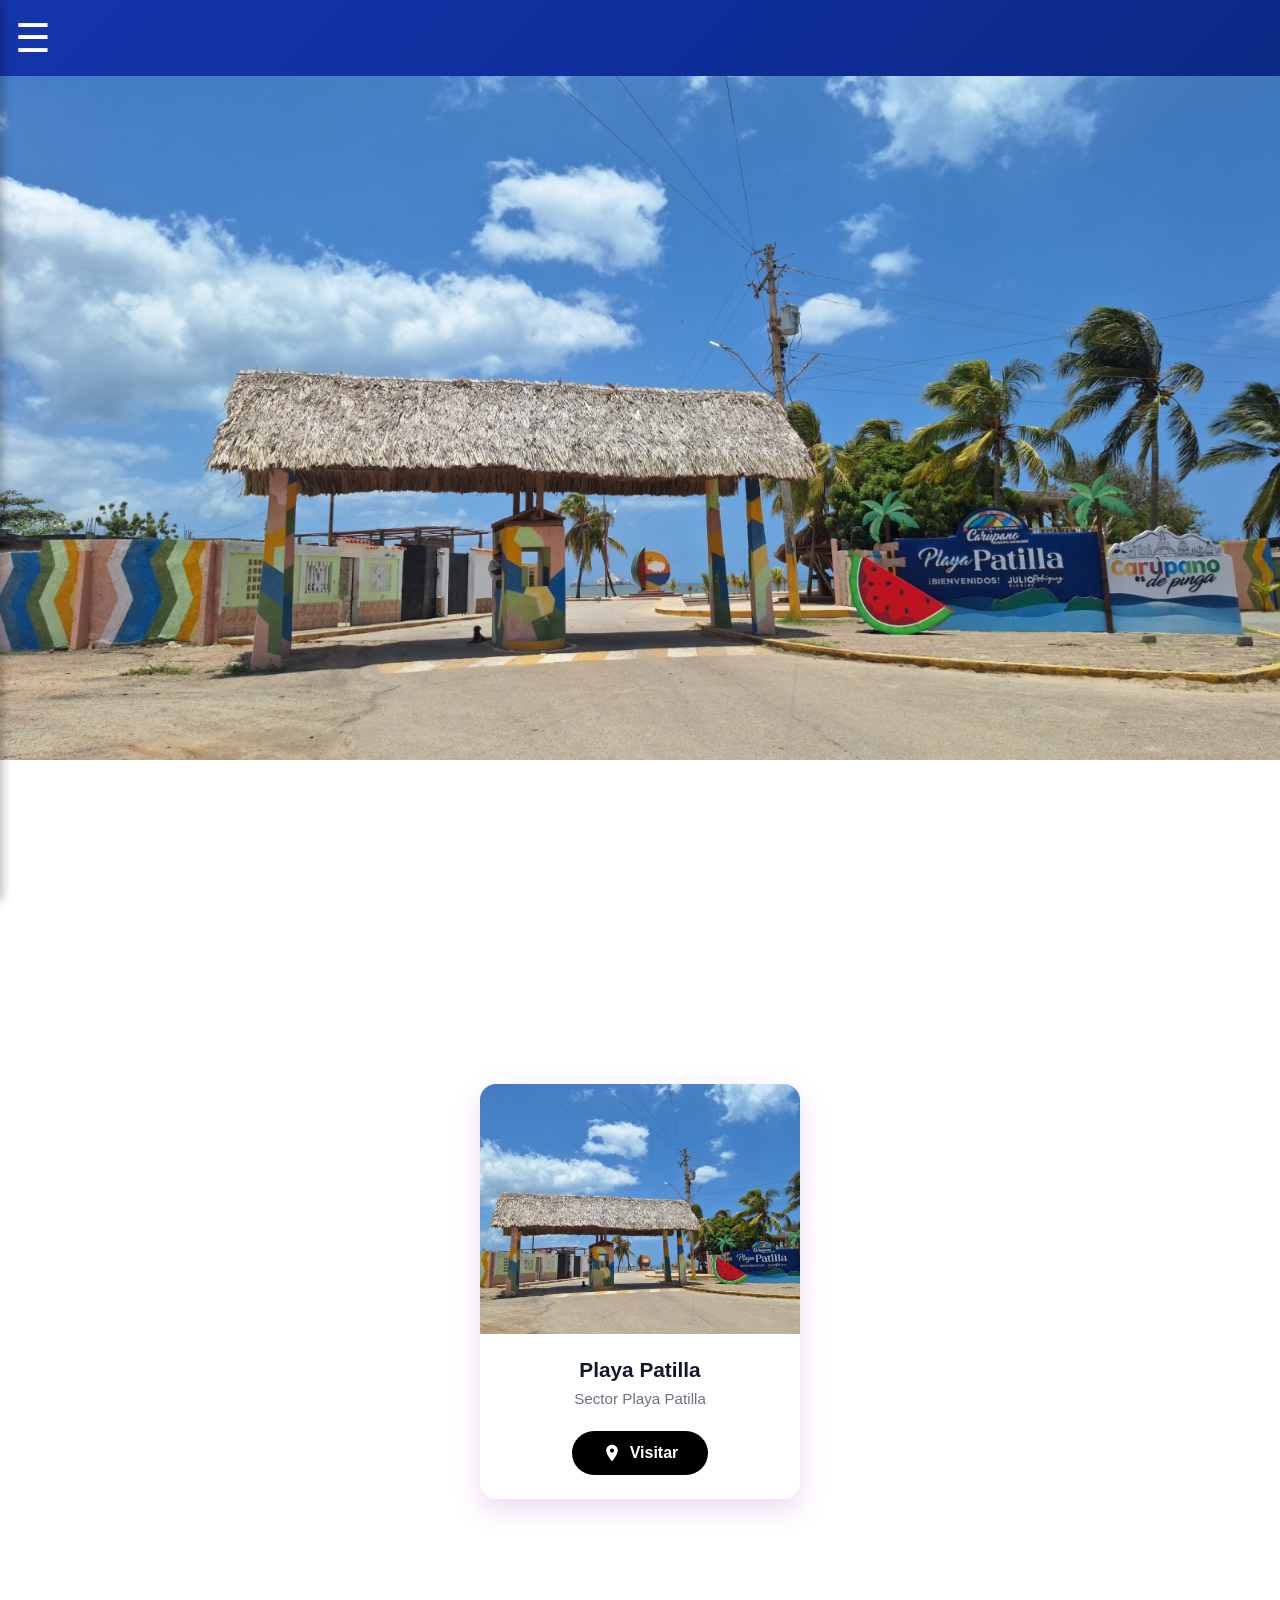
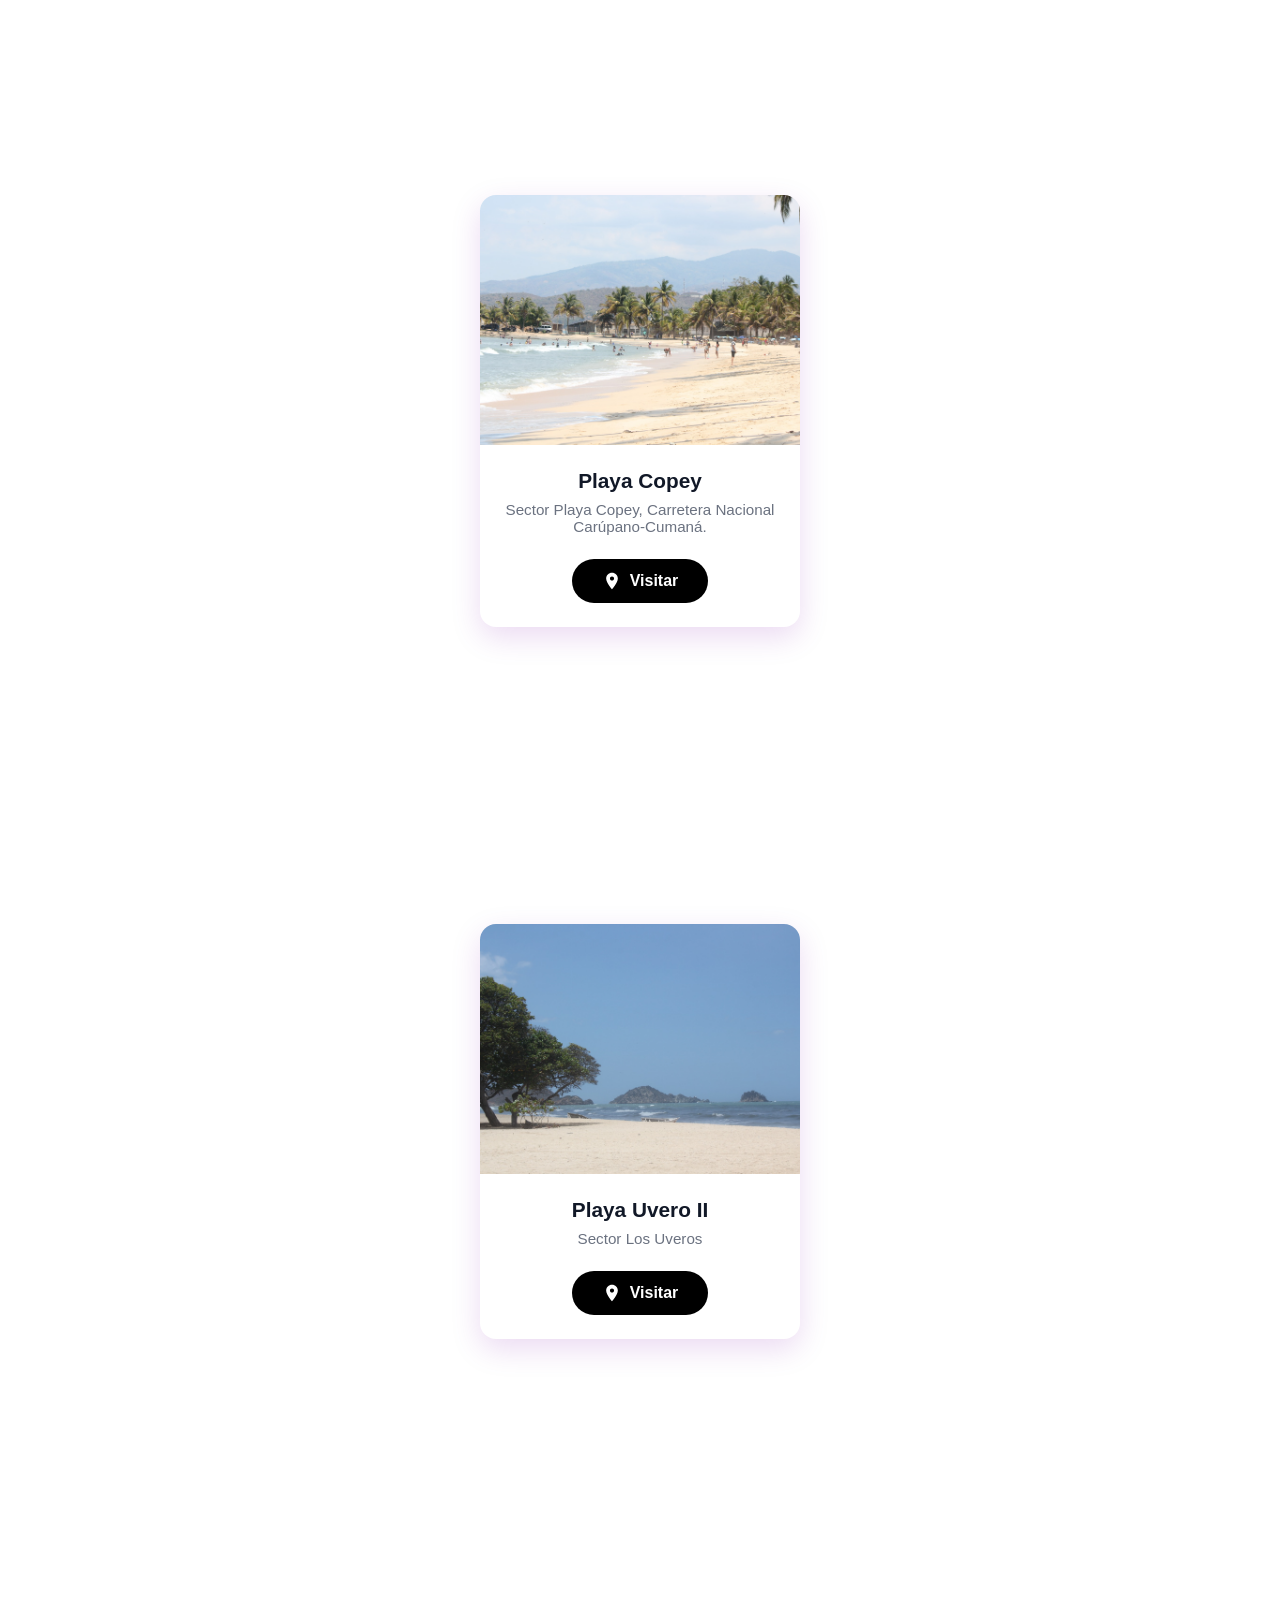
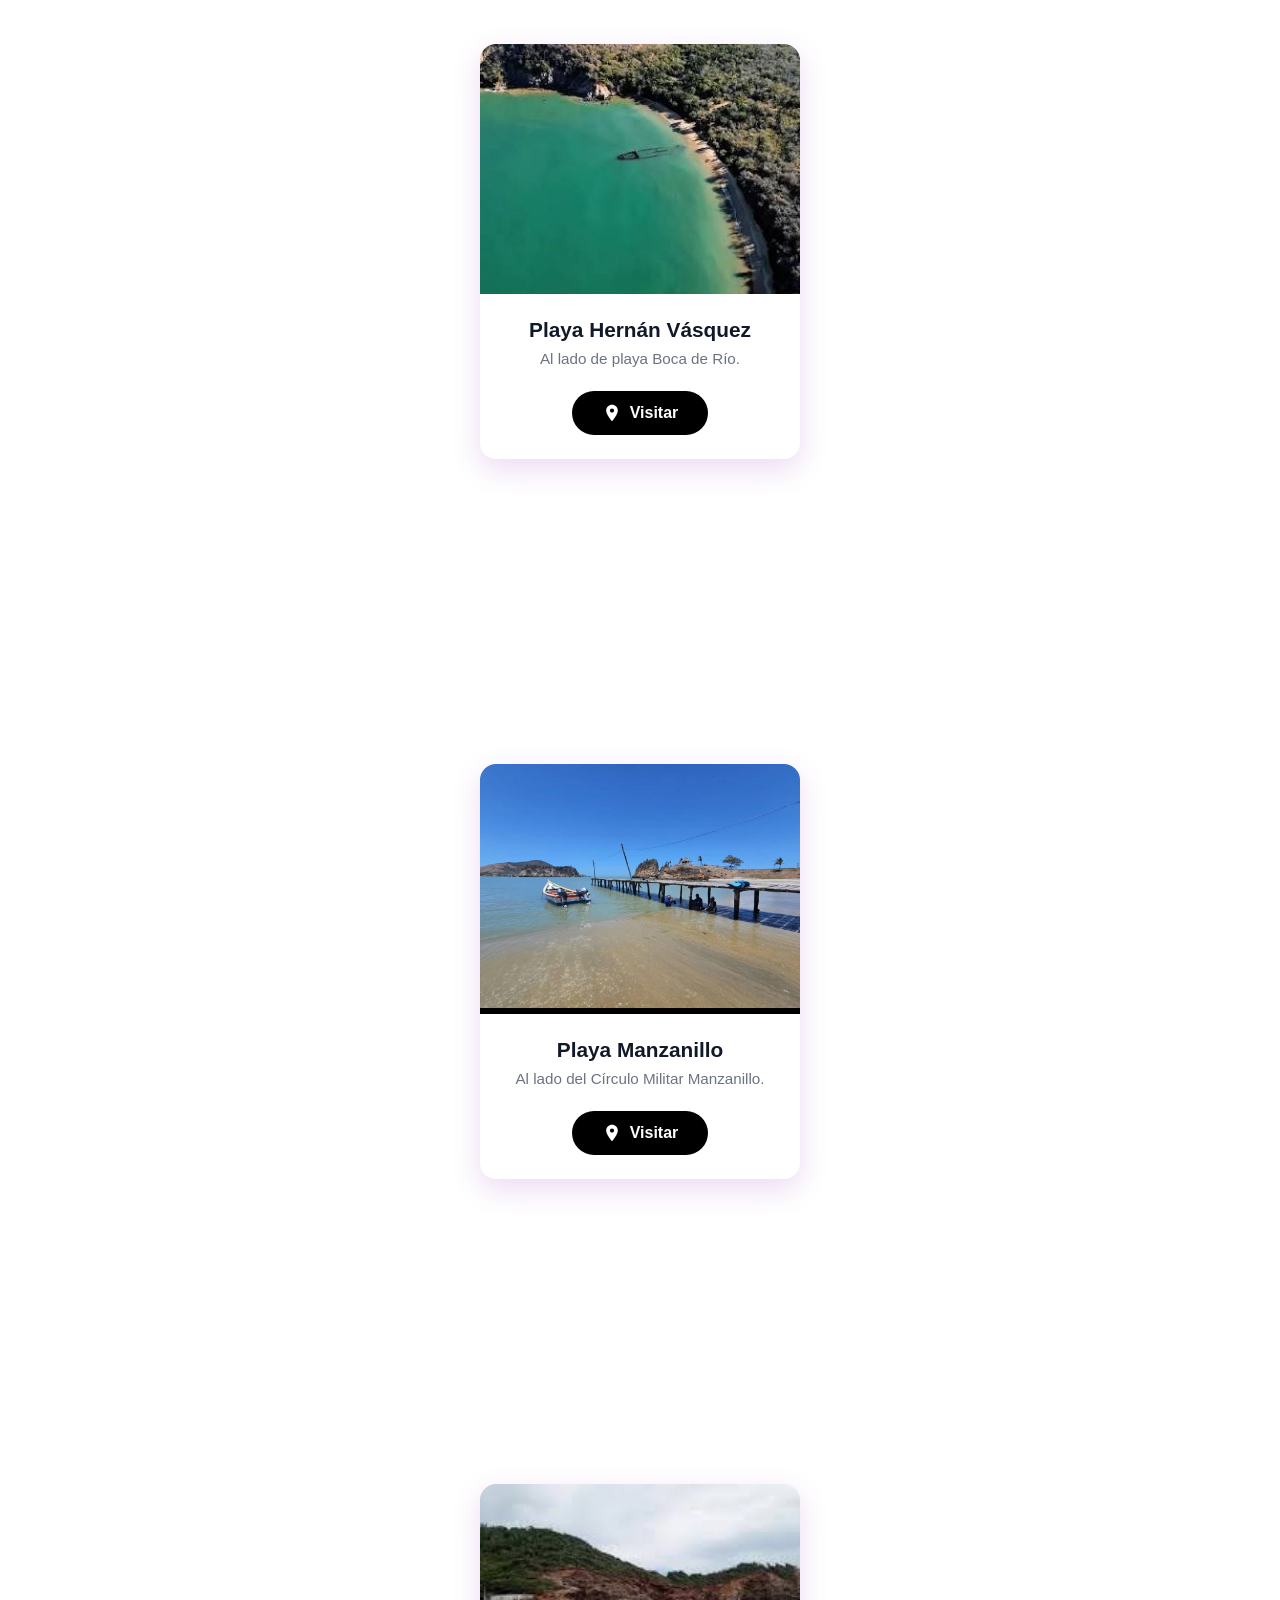
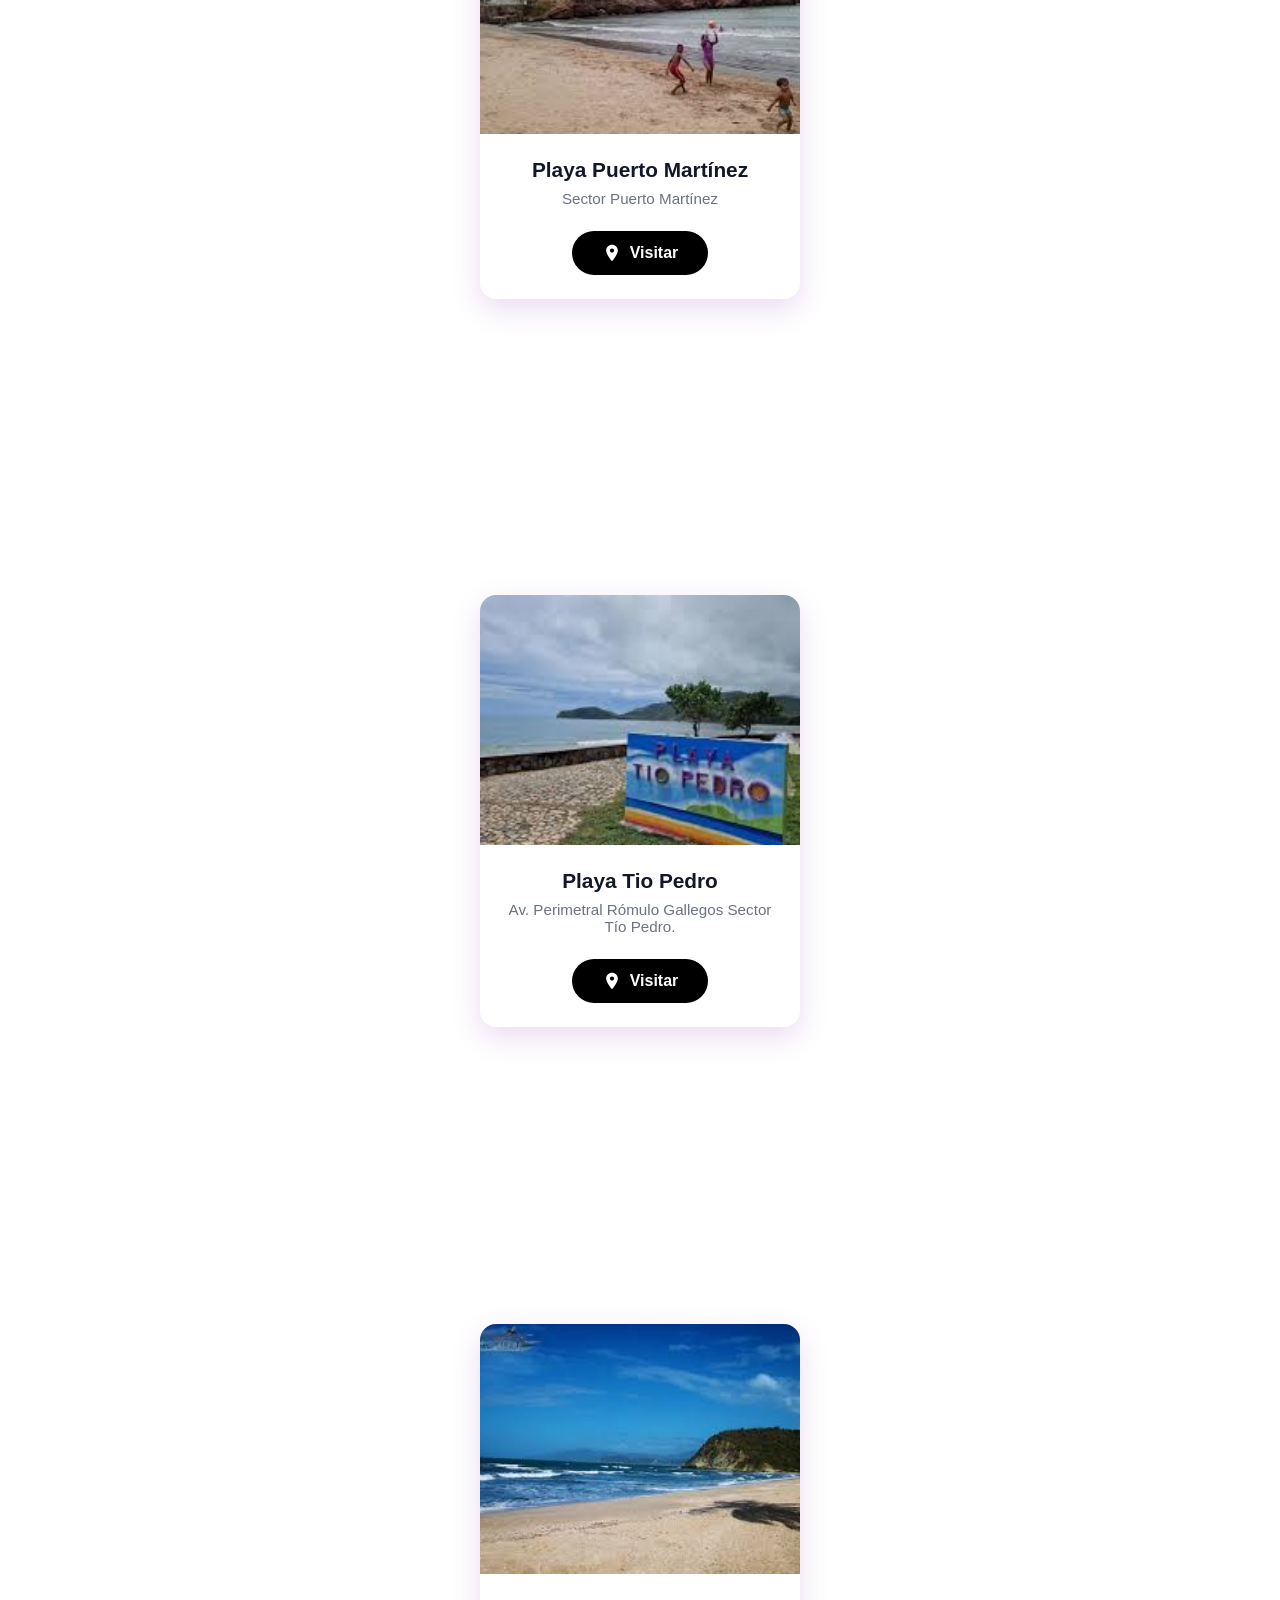
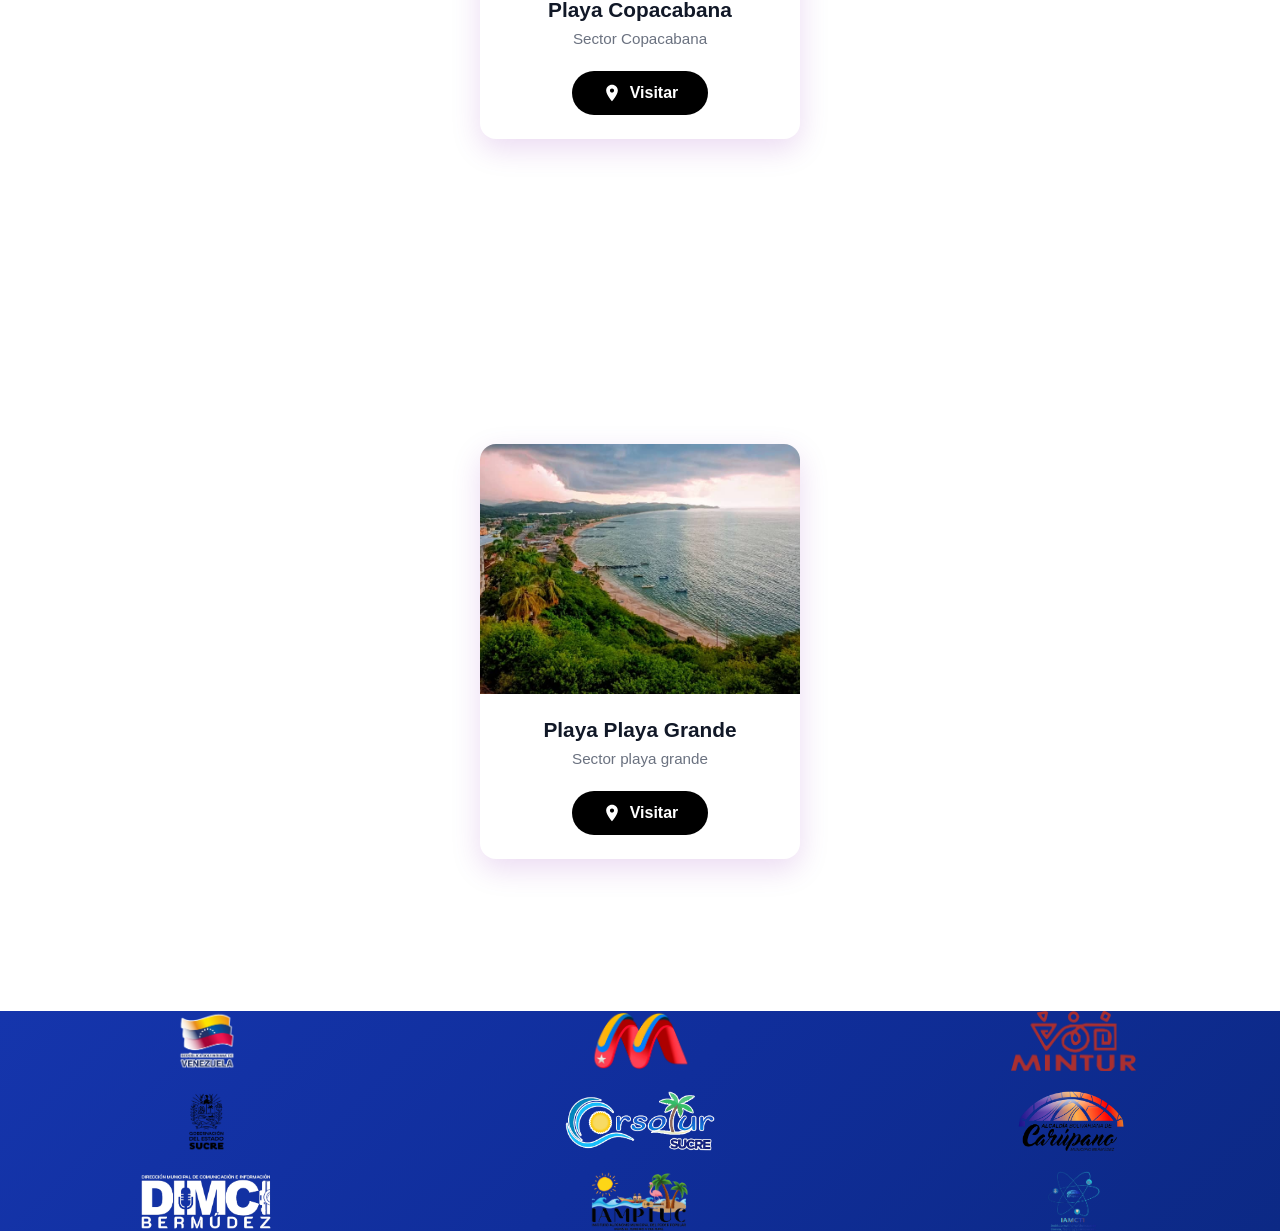
<file: playas.html>
<!DOCTYPE html>
<html lang="en">
<head>
    <meta charset="UTF-8">
    <meta name="viewport" content="width=device-width, initial-scale=1.0">
    <title>Document</title>
    <link rel="stylesheet" href="bloque.css">
    <link rel="stylesheet" href="pie.css">
    <link rel="stylesheet" href="desplegabl.css">
    <link rel="stylesheet" href="estilo.css">
    <link rel="stylesheet" href="cabeza.css">

</head>
<body>

  <!-- El checkbox controla el estado del menú -->
    <input type="checkbox" id="btn-nav" class="checkbox-menu">

    <!-- Botón para abrir (hamburguesa) -->
    <header class="header">
        <label for="btn-nav" class="btn-open">☰</label>
    </header>

    <!-- Menú lateral -->
<nav class="sidebar">
        <div class="sidebar-header">
            <h3>Carúpano</h3>
            <label for="btn-nav" class="btn-close">✕</label>
        </div>
   <!-- Dentro del <nav class="sidebar"> -->
<ul class="nav-links">
    <li><a href="index.html">Inicio</a></li>
    
    
    <!-- Item con Submenú -->
    <li class="item-has-submenu">
        <input type="checkbox" id="sub-btn-1" class="sub-checkbox">
        <label for="sub-btn-1" class="sub-label">
            Destinos turísticos  <span class="arrow">▼</span>
        </label>
        
        <ul class="submenu">
            <li><a href="playas.html">Playas </a></li>
            <li><a href="rios.html">Ríos y lagunas</a></li>
            <li><a href="plazas.html">Plazas </a></li>
            <li><a href="parques..html">Parques </a></li>
        </ul>
    </li>

      <li class="item-has-submenu">
        <input type="checkbox" id="sub-btn-4" class="sub-checkbox">
        <label for="sub-btn-4" class="sub-label">
         Otros sitios de interés  <span class="arrow">▼</span>
        </label>
        
        <ul class="submenu">
      
           
            <li><a href="otros_s.html">Sitios históricos </a></li>
            <li><a href="monumentos_r.html">Monumentos religiosos  </a></li>
           
        </ul>
    </li>

     <li class="item-has-submenu">
        <input type="checkbox" id="sub-btn-2" class="sub-checkbox">
        <label for="sub-btn-2" class="sub-label">
           Alojamiento  <span class="arrow">▼</span>
        </label>
        
        <ul class="submenu">
            <li><a href="hoteles.html">Hoteles </a></li>
            <li><a href="posadas.html">Posadas</a></li>
          
        </ul>
    </li>

    <li><a href="comidas_vrvidas.html">Alimentos y bebidas</a></li>
 

      <li class="item-has-submenu">
        <input type="checkbox" id="sub-btn-22" class="sub-checkbox">
        <label for="sub-btn-22" class="sub-label">
           Salud <span class="arrow">▼</span>
        </label>
        
        <ul class="submenu">
            <li><a href="salud.html">Centros de salud  </a></li>
            <li><a href="farmacia.html">Farmacias </a></li>
         
        </ul>
    </li>




     <li><a href="segutidad.html">Seguridad</a></li>


       <li class="item-has-submenu">
        <input type="checkbox" id="sub-btn-3" class="sub-checkbox">
        <label for="sub-btn-3" class="sub-label">
           Transporte  <span class="arrow">▼</span>
        </label>
        
        <ul class="submenu">
            <li><a href="urbano.html">Urbano </a></li>
        </ul>
    </li>   
      <li><a href="estacion_s.html">Estaciones de servicio    </a></li>
</ul>
    </nav>

    
      <!-- img de cabeza -->
<div class="contenedor-imagen">
  <img src="pati.jpeg" alt =" Descripción de la imagen">
</div>



  <!-- modulo 7 -->
<div class="pantalla-completa">
    <article class="tarjeta-ubicacion">
        <img src="pati.jpeg" alt="Lugar" class="tarjeta-img">
        
        <div class="tarjeta-cuerpo">
            <h3 class="tarjeta-nombre">Playa Patilla </h3>
            <p class="tarjeta-direccion">Sector Playa Patilla </p>
            
            <a href="https://www.google.com/maps/place/Playa+Patilla+6150,+Sucre/@10.6821531,-63.3644306,17z/data=!3m1!4b1!4m6!3m5!1s0x8c33daebbc90353f:0xdc4a28dd27e35948!8m2!3d10.6831655!4d-63.3619839!16s%2Fg%2F1tgz1ms1?entry=ttu&g_ep=EgoyMDI2MDEyOC4wIKXMDSoASAFQAw%3D%3D" class="boton-visitar">
                <svg class="icono-gps" viewBox="0 0 24 24" fill="currentColor">
                    <path d="M12 2C8.13 2 5 5.13 5 9c0 5.25 7 13 7 13s7-7.75 7-13c0-3.87-3.13-7-7-7zm0 9.5c-1.38 0-2.5-1.12-2.5-2.5s1.12-2.5 2.5-2.5 2.5 1.12 2.5 2.5-1.12 2.5-2.5 2.5z"/>
                </svg>
                Visitar
            </a>
        </div>
    </article>
</div>

  <!-- modulo 8 -->
<div class="pantalla-completa">
    <article class="tarjeta-ubicacion">
        <img src="copey.jpeg" alt="Lugar" class="tarjeta-img">
        
        <div class="tarjeta-cuerpo">
            <h3 class="tarjeta-nombre">Playa Copey</h3>
            <p class="tarjeta-direccion">Sector Playa Copey, Carretera Nacional Carúpano-Cumaná.</p>
            
            <a href="https://www.google.com/maps/place/Playa+Copey/data=!4m2!3m1!1s0x8c33db5dac609a6d:0x867db6fa90be6fbb?sa=X&ved=1t:242&ictx=111s" class="boton-visitar">
                <svg class="icono-gps" viewBox="0 0 24 24" fill="currentColor">
                    <path d="M12 2C8.13 2 5 5.13 5 9c0 5.25 7 13 7 13s7-7.75 7-13c0-3.87-3.13-7-7-7zm0 9.5c-1.38 0-2.5-1.12-2.5-2.5s1.12-2.5 2.5-2.5 2.5 1.12 2.5 2.5-1.12 2.5-2.5 2.5z"/>
                </svg>
                Visitar
            </a>
        </div>
    </article>
</div>


  <!-- modulo 10 -->
<div class="pantalla-completa">
    <article class="tarjeta-ubicacion">
        <img src="uvita.jpeg" alt="Lugar" class="tarjeta-img">
        
        <div class="tarjeta-cuerpo">
            <h3 class="tarjeta-nombre">Playa Uvero II</h3>
            <p class="tarjeta-direccion">Sector Los Uveros</p>
            
            <a href="https://www.google.com/maps/place/Playa+Los+Uveros+II,+Playa+Patilla,+6150,+Sucre/data=!4m2!3m1!1s0x8c33dadd226bc469:0xbe9042c85e727811?sa=X&ved=1t:242&ictx=111" class="boton-visitar">
                <svg class="icono-gps" viewBox="0 0 24 24" fill="currentColor">
                    <path d="M12 2C8.13 2 5 5.13 5 9c0 5.25 7 13 7 13s7-7.75 7-13c0-3.87-3.13-7-7-7zm0 9.5c-1.38 0-2.5-1.12-2.5-2.5s1.12-2.5 2.5-2.5 2.5 1.12 2.5 2.5-1.12 2.5-2.5 2.5z"/>
                </svg>
                Visitar
            </a>
        </div>
    </article>
</div>



  <!-- modulo 1 -->

<div class="pantalla-completa">
    <article class="tarjeta-ubicacion">
        <img src="herna baxques.jpeg" alt="Lugar" class="tarjeta-img">
        
        <div class="tarjeta-cuerpo">
            <h3 class="tarjeta-nombre">Playa Hernán Vásquez </h3>
            <p class="tarjeta-direccion">Al lado de playa Boca de Río.</p>
            
            <a href="https://www.google.com/maps/place/Playa+Hernan+Vazquez/@10.6832494,-63.2415909,14z/data=!4m14!1m7!3m6!1s0x8c33dd0ae070e41f:0x97deaa551d547efe!2sPlaya+Hernan+Vazquez!8m2!3d10.6841985!4d-63.2282871!16s%2Fg%2F11c1qbh3f9!3m5!1s0x8c33dd0ae070e41f:0x97deaa551d547efe!8m2!3d10.6841985!4d-63.2282871!16s%2Fg%2F11c1qbh3f9?entry=ttu&g_ep=EgoyMDI2MDEyOC4wIKXMDSoASAFQAw%3D%3D" class="boton-visitar">
                <svg class="icono-gps" viewBox="0 0 24 24" fill="currentColor">
                    <path d="M12 2C8.13 2 5 5.13 5 9c0 5.25 7 13 7 13s7-7.75 7-13c0-3.87-3.13-7-7-7zm0 9.5c-1.38 0-2.5-1.12-2.5-2.5s1.12-2.5 2.5-2.5 2.5 1.12 2.5 2.5-1.12 2.5-2.5 2.5z"/>
                </svg>
                Visitar
            </a>
        </div>
    </article>
</div>
  <!-- modulo 2 -->
<div class="pantalla-completa">
    <article class="tarjeta-ubicacion">
        <img src="mansanilo.jpeg" alt="Lugar" class="tarjeta-img">
        
        <div class="tarjeta-cuerpo">
            <h3 class="tarjeta-nombre">Playa Manzanillo</h3>
            <p class="tarjeta-direccion">Al lado del Círculo Militar Manzanillo.</p>
            
            <a href="https://www.google.com/maps/place/Playa+Complejo+Turistico+Manzanillo/@10.6610139,-63.443928,14z/data=!4m10!1m2!2m1!1splaya+en+manzanillo+carupano!3m6!1s0x8c33cfdf1a976ee3:0x780975083938dab9!8m2!3d10.6610147!4d-63.4192167!15sChxwbGF5YSBlbiBtYW56YW5pbGxvIGNhcnVwYW5vkgEFYmVhY2jgAQA!16s%2Fg%2F11c1qblqrx?entry=ttu&g_ep=EgoyMDI2MDEyOC4wIKXMDSoASAFQAw%3D%3D" class="boton-visitar">
                <svg class="icono-gps" viewBox="0 0 24 24" fill="currentColor">
                    <path d="M12 2C8.13 2 5 5.13 5 9c0 5.25 7 13 7 13s7-7.75 7-13c0-3.87-3.13-7-7-7zm0 9.5c-1.38 0-2.5-1.12-2.5-2.5s1.12-2.5 2.5-2.5 2.5 1.12 2.5 2.5-1.12 2.5-2.5 2.5z"/>
                </svg>
                Visitar
            </a>
        </div>
    </article>
</div>



  <!-- modulo 4 -->
<div class="pantalla-completa">
    <article class="tarjeta-ubicacion">
        <img src="perto martibez.jpeg" alt="Lugar" class="tarjeta-img">
        
        <div class="tarjeta-cuerpo">
            <h3 class="tarjeta-nombre">Playa Puerto Martínez</h3>
            <p class="tarjeta-direccion">Sector Puerto Martínez </p>
            
            <a href="https://www.google.com/maps/place/Puerto+Mart%C3%ADnez+6150,+Sucre/@10.679022,-63.3615875,17z/data=!3m1!4b1!4m6!3m5!1s0x8c33dae9efe7216f:0x902bcf534ea5ceda!8m2!3d10.6788184!4d-63.3601414!16s%2Fg%2F1tlbq5s0?entry=ttu&g_ep=EgoyMDI2MDEyOC4wIKXMDSoASAFQAw%3D%3D" class="boton-visitar">
                <svg class="icono-gps" viewBox="0 0 24 24" fill="currentColor">
                    <path d="M12 2C8.13 2 5 5.13 5 9c0 5.25 7 13 7 13s7-7.75 7-13c0-3.87-3.13-7-7-7zm0 9.5c-1.38 0-2.5-1.12-2.5-2.5s1.12-2.5 2.5-2.5 2.5 1.12 2.5 2.5-1.12 2.5-2.5 2.5z"/>
                </svg>
                Visitar
            </a>
        </div>
    </article>
</div>

  <!-- modulo 11 -->
<div class="pantalla-completa">
    <article class="tarjeta-ubicacion">
        <img src="tio pedro.jpeg" alt="Lugar" class="tarjeta-img">
        
        <div class="tarjeta-cuerpo">
            <h3 class="tarjeta-nombre">Playa Tio Pedro</h3>
            <p class="tarjeta-direccion">Av. Perimetral Rómulo Gallegos Sector Tío Pedro.</p>
            
            <a href="https://www.google.com/maps/place/Playa+T%C3%ADo+Pedro/@10.6747015,-63.2388039,17z/data=!3m1!4b1!4m6!3m5!1s0x8c33dd1041f8acef:0x13eace1276914c1f!8m2!3d10.6745738!4d-63.2387133!16s%2Fg%2F12hmhwptg?entry=ttu&g_ep=EgoyMDI2MDEyOC4wIKXMDSoASAFQAw%3D%3D" class="boton-visitar">
                <svg class="icono-gps" viewBox="0 0 24 24" fill="currentColor">
                    <path d="M12 2C8.13 2 5 5.13 5 9c0 5.25 7 13 7 13s7-7.75 7-13c0-3.87-3.13-7-7-7zm0 9.5c-1.38 0-2.5-1.12-2.5-2.5s1.12-2.5 2.5-2.5 2.5 1.12 2.5 2.5-1.12 2.5-2.5 2.5z"/>
                </svg>
                Visitar
            </a>
        </div>
    </article>
</div>

  <!-- modulo 12 -->
<div class="pantalla-completa">
    <article class="tarjeta-ubicacion">
        <img src="copacabana.jpeg" alt="Lugar" class="tarjeta-img">
        
        <div class="tarjeta-cuerpo">
            <h3 class="tarjeta-nombre">Playa Copacabana  </h3>
            <p class="tarjeta-direccion">Sector Copacabana </p>
            
            <a href="https://www.google.com/maps/place/Playa+Copacabana/@10.6739346,-63.3137369,15z/data=!3m1!4b1!4m6!3m5!1s0x8c33db69e001f94d:0x4eae80ba3bb7be3e!8m2!3d10.6739348!4d-63.3137369!16s%2Fg%2F11c1qbv568?entry=ttu&g_ep=EgoyMDI2MDEyOC4wIKXMDSoASAFQAw%3D%3D" class="boton-visitar">
                <svg class="icono-gps" viewBox="0 0 24 24" fill="currentColor">
                    <path d="M12 2C8.13 2 5 5.13 5 9c0 5.25 7 13 7 13s7-7.75 7-13c0-3.87-3.13-7-7-7zm0 9.5c-1.38 0-2.5-1.12-2.5-2.5s1.12-2.5 2.5-2.5 2.5 1.12 2.5 2.5-1.12 2.5-2.5 2.5z"/>
                </svg>
                Visitar
            </a>
        </div>
    </article>
</div>

  <!-- modulo 13 -->
<div class="pantalla-completa">
    <article class="tarjeta-ubicacion">
        <img src="play ned.jpeg" alt="Lugar" class="tarjeta-img">
        
        <div class="tarjeta-cuerpo">
            <h3 class="tarjeta-nombre">Playa  Playa Grande</h3>
            <p class="tarjeta-direccion">Sector playa grande </p>
            
            <a href="https://share.google/NqdG5SvBEpetUmUeM" class="boton-visitar">
                <svg class="icono-gps" viewBox="0 0 24 24" fill="currentColor">
                    <path d="M12 2C8.13 2 5 5.13 5 9c0 5.25 7 13 7 13s7-7.75 7-13c0-3.87-3.13-7-7-7zm0 9.5c-1.38 0-2.5-1.12-2.5-2.5s1.12-2.5 2.5-2.5 2.5 1.12 2.5 2.5-1.12 2.5-2.5 2.5z"/>
                </svg>
                Visitar
            </a>
        </div>
    </article>
</div>



<footer class="footer-institucional">
  <div class="fila-logos">
  <img src="ll1.png" alt="Logo 2">
    <img src="l6.png" alt="Logo 6">
     <img src="l5.png" alt="Logo 5">
        <img src="l3.PNG" alt="Logo 3">
     <img src="l4.png" alt="Logo 4">
     <img src="l7.png" alt="Logo 7">
       <img src="l9.PNG" alt="Logo 9">
    <img src="l1.png" alt="Logo 1">
    <img src="l8.png" alt="Logo 8">
   
  </div>
</footer>



</body>
</html>
</file>
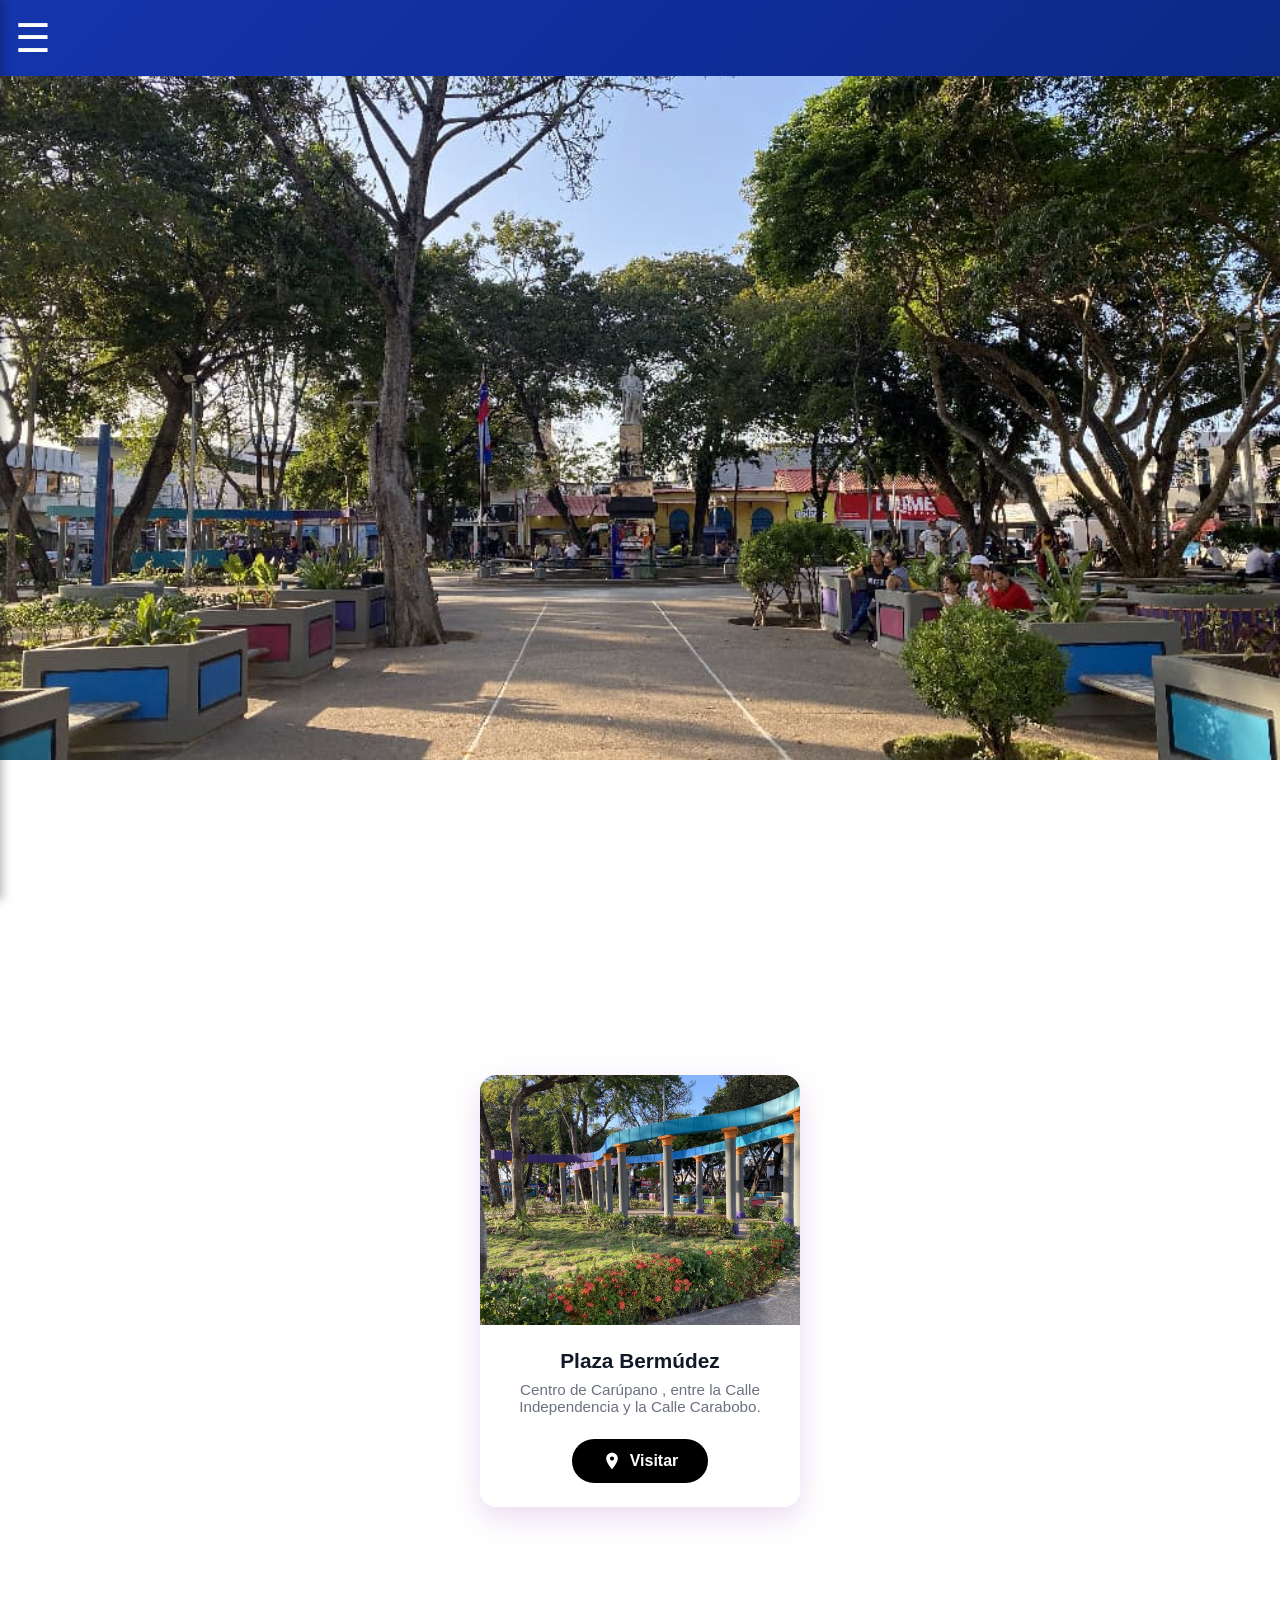
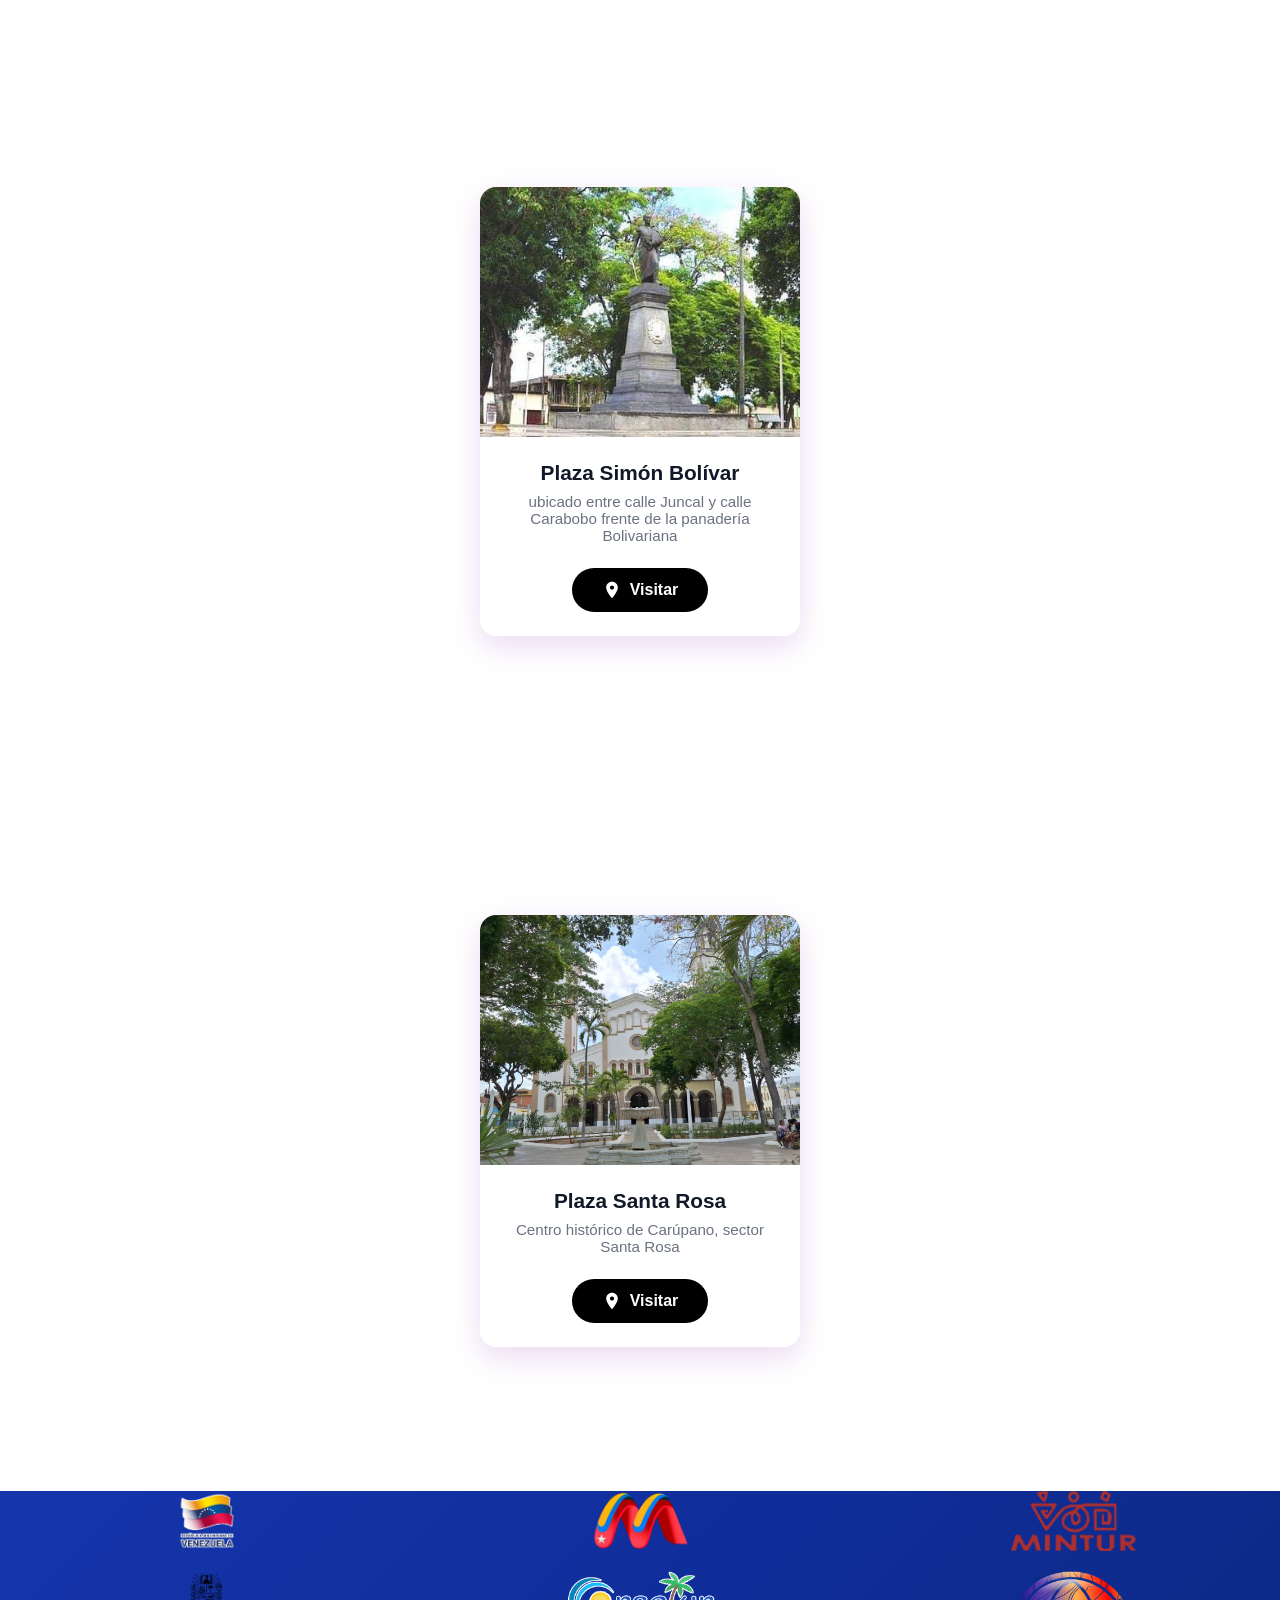
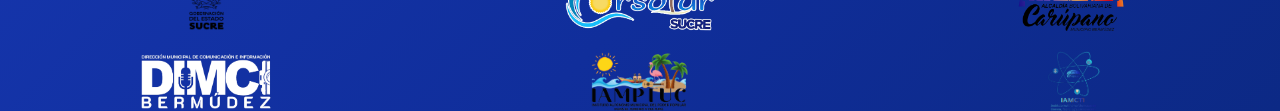
<file: plazas.html>
<!DOCTYPE html>
<html lang="en">
<head>
    <meta charset="UTF-8">
    <meta name="viewport" content="width=device-width, initial-scale=1.0">
    <title>Document</title>
    <link rel="stylesheet" href="bloque.css">
    <link rel="stylesheet" href="pie.css">
    <link rel="stylesheet" href="desplegabl.css">
    <link rel="stylesheet" href="estilo.css">
    <link rel="stylesheet" href="cabeza.css">

</head>
<body>

  <!-- El checkbox controla el estado del menú -->
    <input type="checkbox" id="btn-nav" class="checkbox-menu">

    <!-- Botón para abrir (hamburguesa) -->
    <header class="header">
        <label for="btn-nav" class="btn-open">☰</label>
    </header>

    <!-- Menú lateral -->
<nav class="sidebar">
        <div class="sidebar-header">
            <h3>Carúpano</h3>
            <label for="btn-nav" class="btn-close">✕</label>
        </div>
   <!-- Dentro del <nav class="sidebar"> -->
<ul class="nav-links">
    <li><a href="index.html">Inicio</a></li>
    
    
    <!-- Item con Submenú -->
    <li class="item-has-submenu">
        <input type="checkbox" id="sub-btn-1" class="sub-checkbox">
        <label for="sub-btn-1" class="sub-label">
            Destinos turísticos  <span class="arrow">▼</span>
        </label>
        
        <ul class="submenu">
            <li><a href="playas.html">Playas </a></li>
            <li><a href="rios.html">Ríos y lagunas</a></li>
            <li><a href="plazas.html">Plazas </a></li>
            <li><a href="parques..html">Parques </a></li>
        </ul>
    </li>

      <li class="item-has-submenu">
        <input type="checkbox" id="sub-btn-4" class="sub-checkbox">
        <label for="sub-btn-4" class="sub-label">
         Otros sitios de interés  <span class="arrow">▼</span>
        </label>
        
        <ul class="submenu">
      
           
            <li><a href="otros_s.html">Sitios históricos </a></li>
            <li><a href="monumentos_r.html">Monumentos religiosos  </a></li>
           
        </ul>
    </li>

     <li class="item-has-submenu">
        <input type="checkbox" id="sub-btn-2" class="sub-checkbox">
        <label for="sub-btn-2" class="sub-label">
           Alojamiento  <span class="arrow">▼</span>
        </label>
        
        <ul class="submenu">
            <li><a href="hoteles.html">Hoteles </a></li>
            <li><a href="posadas.html">Posadas</a></li>
          
        </ul>
    </li>

    <li><a href="comidas_vrvidas.html">Alimentos y bebidas</a></li>
 

      <li class="item-has-submenu">
        <input type="checkbox" id="sub-btn-22" class="sub-checkbox">
        <label for="sub-btn-22" class="sub-label">
           Salud <span class="arrow">▼</span>
        </label>
        
        <ul class="submenu">
            <li><a href="salud.html">Centros de salud  </a></li>
            <li><a href="farmacia.html">Farmacias </a></li>
         
        </ul>
    </li>




     <li><a href="segutidad.html">Seguridad</a></li>


       <li class="item-has-submenu">
        <input type="checkbox" id="sub-btn-3" class="sub-checkbox">
        <label for="sub-btn-3" class="sub-label">
           Transporte  <span class="arrow">▼</span>
        </label>
        
        <ul class="submenu">
            <li><a href="urbano.html">Urbano </a></li>
        </ul>
    </li>   
      <li><a href="estacion_s.html">Estaciones de servicio    </a></li>
</ul>
    </nav>

      <!-- img de cabeza -->
<div class="contenedor-imagen">
  <img src="plaza.jpeg" alt="Descripción de la imagen">
</div>


    
<div class="pantalla-completa">
    <article class="tarjeta-ubicacion">
        <img src="plaza ver.jpeg" alt="Lugar" class="tarjeta-img">
        
        <div class="tarjeta-cuerpo">
            <h3 class="tarjeta-nombre">Plaza Bermúdez </h3>
            <p class="tarjeta-direccion">Centro  de Carúpano , entre la Calle Independencia y la Calle Carabobo.</p>
            
            <a href="https://www.google.com/maps/place/Plaza+Col%C3%B3n,+Car%C3%BApano+6150,+Sucre/@10.6653657,-63.2487604,17z/data=!3m1!4b1!4m6!3m5!1s0x8c33dd20f5694147:0x7bdbdb25fbb57e63!8m2!3d10.6653354!4d-63.2487896!16s%2Fg%2F11bw4d8lfz?entry=ttu&g_ep=EgoyMDI2MDIwOS4wIKXMDSoASAFQAw%3D%3D" class="boton-visitar">
                <svg class="icono-gps" viewBox="0 0 24 24" fill="currentColor">
                    <path d="M12 2C8.13 2 5 5.13 5 9c0 5.25 7 13 7 13s7-7.75 7-13c0-3.87-3.13-7-7-7zm0 9.5c-1.38 0-2.5-1.12-2.5-2.5s1.12-2.5 2.5-2.5 2.5 1.12 2.5 2.5-1.12 2.5-2.5 2.5z"/>
                </svg>
                Visitar
            </a>
        </div>
    </article>
</div>

<div class="pantalla-completa">
    <article class="tarjeta-ubicacion">
        <img src="bolivar.jpeg" alt="Lugar" class="tarjeta-img">
        
        <div class="tarjeta-cuerpo">
            <h3 class="tarjeta-nombre">Plaza Simón Bolívar</h3>
            <p class="tarjeta-direccion">ubicado entre  calle Juncal y calle Carabobo frente de la panadería  Bolivariana</p
                >
            
            <a href="https://maps.app.goo.gl/pBGb2LxTLzKXnmEp9?g_st=aw" class="boton-visitar">
                <svg class="icono-gps" viewBox="0 0 24 24" fill="currentColor">
                    <path d="M12 2C8.13 2 5 5.13 5 9c0 5.25 7 13 7 13s7-7.75 7-13c0-3.87-3.13-7-7-7zm0 9.5c-1.38 0-2.5-1.12-2.5-2.5s1.12-2.5 2.5-2.5 2.5 1.12 2.5 2.5-1.12 2.5-2.5 2.5z"/>
                </svg>
                Visitar
            </a>
        </div>
    </article>
</div>

<div class="pantalla-completa">
    <article class="tarjeta-ubicacion">
        <img src="i santa rosa.jpeg" alt="Lugar" class="tarjeta-img">
        
        <div class="tarjeta-cuerpo">
            <h3 class="tarjeta-nombre">Plaza Santa Rosa</h3>
            <p class="tarjeta-direccion">Centro  histórico de Carúpano, sector Santa Rosa</p>
            
            <a href="https://www.google.com/maps/place/Plaza+Santa+Rosa/@10.6698723,-63.2454491,17z/data=!3m1!4b1!4m6!3m5!1s0x8c33dd1f247f74cb:0x91277edbc5f6f706!8m2!3d10.6698723!4d-63.2454491!16s%2Fg%2F12hm1cv0p?entry=ttu&g_ep=EgoyMDI2MDIxMS4wIKXMDSoASAFQAw%3D%3D" class="boton-visitar">
                <svg class="icono-gps" viewBox="0 0 24 24" fill="currentColor">
                    <path d="M12 2C8.13 2 5 5.13 5 9c0 5.25 7 13 7 13s7-7.75 7-13c0-3.87-3.13-7-7-7zm0 9.5c-1.38 0-2.5-1.12-2.5-2.5s1.12-2.5 2.5-2.5 2.5 1.12 2.5 2.5-1.12 2.5-2.5 2.5z"/>
                </svg>
                Visitar
            </a>
        </div>
    </article>
</div>






<footer class="footer-institucional">
  <div class="fila-logos">
  <img src="ll1.png" alt="Logo 2">
    <img src="l6.png" alt="Logo 6">
     <img src="l5.png" alt="Logo 5">
        <img src="l3.PNG" alt="Logo 3">
     <img src="l4.png" alt="Logo 4">
     <img src="l7.png" alt="Logo 7">
       <img src="l9.PNG" alt="Logo 9">
    <img src="l1.png" alt="Logo 1">
    <img src="l8.png" alt="Logo 8">
   
  </div>
</footer>




</body>
</html>
</file>
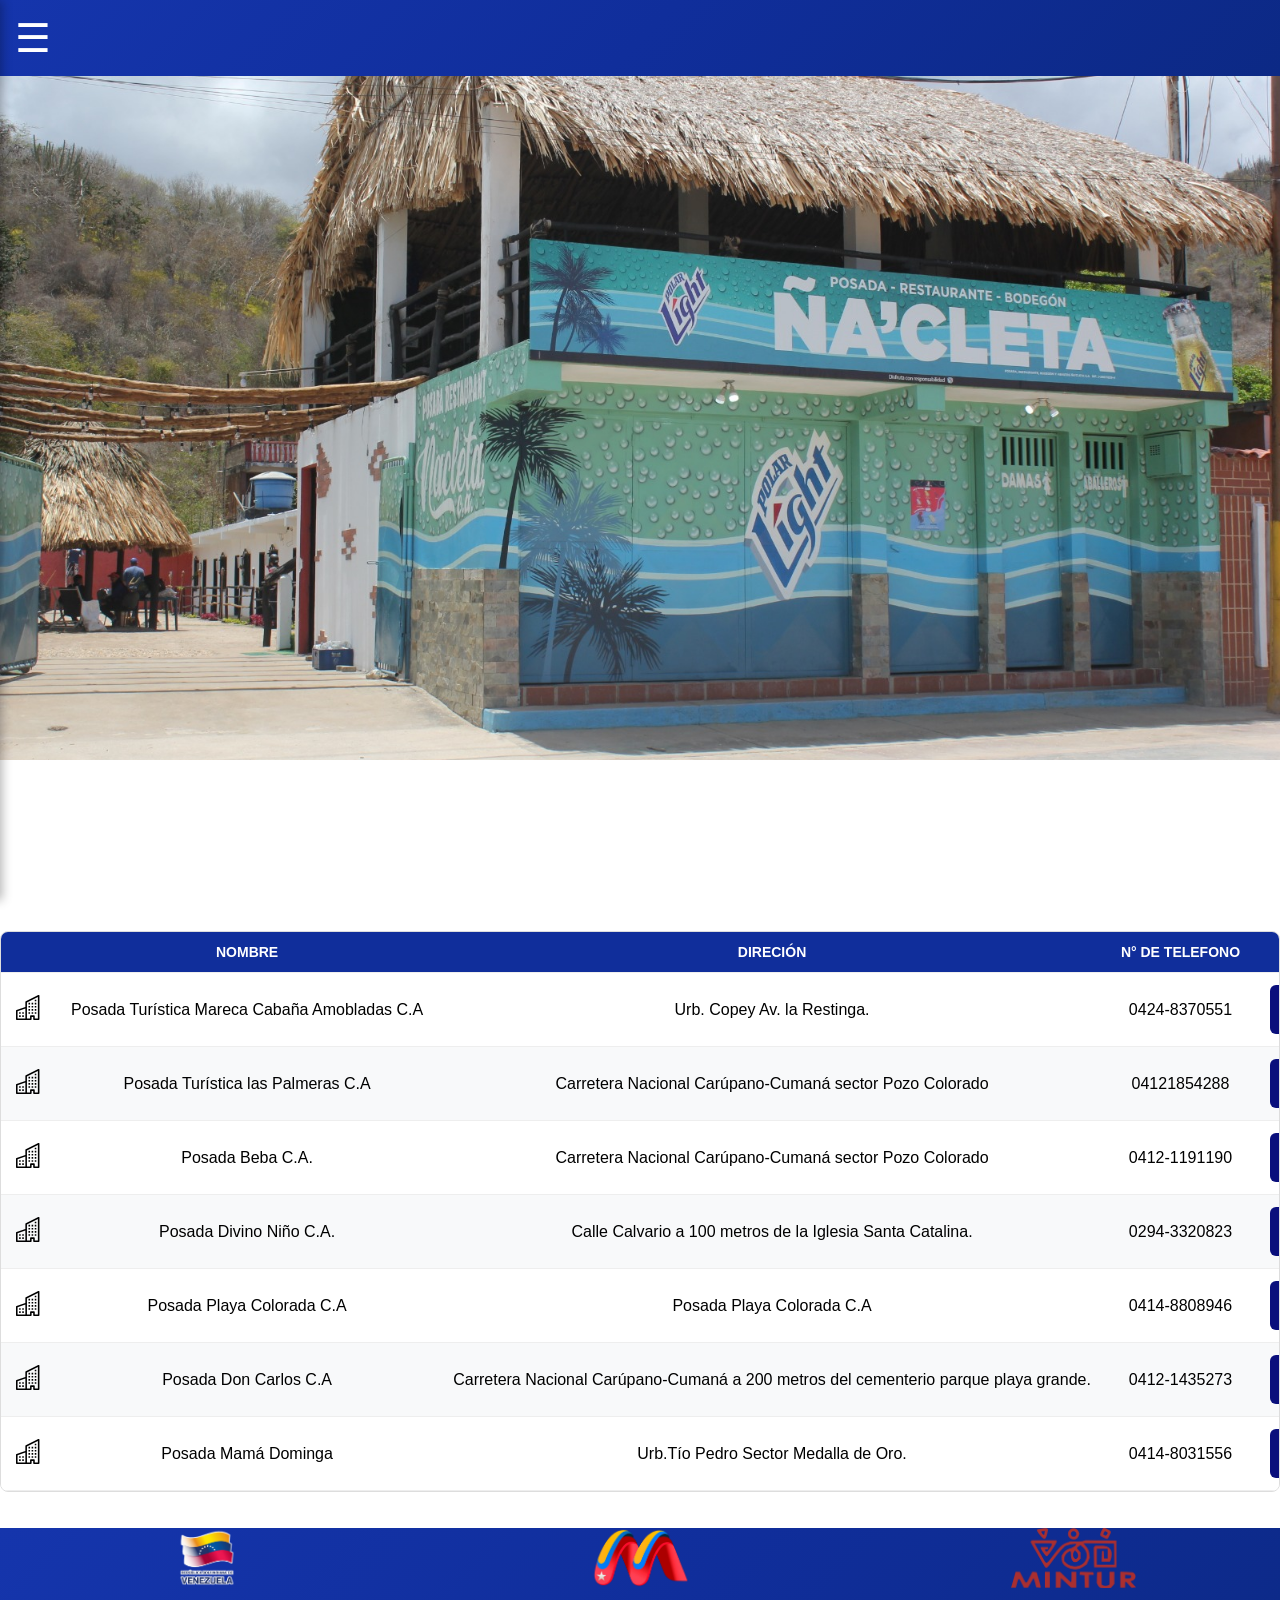
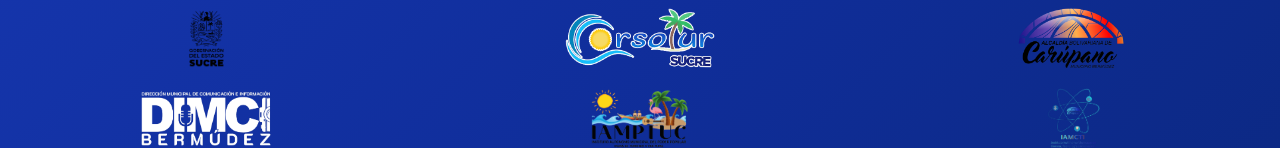
<file: posadas.html>
<!DOCTYPE html>
<html lang="en">
<head>
    <meta charset="UTF-8">
    <meta name="viewport" content="width=device-width, initial-scale=1.0">
    <title>Document</title>
    <link rel="stylesheet" href="desplegabl.css">
    <link rel="stylesheet" href="riel.css">
    <link rel="stylesheet" href="pie.css">
    <link rel="stylesheet" href="estilo.css">
    <link rel="stylesheet" href="cabeza.css">
    <link rel="stylesheet" href="tablas.css">
    <link rel="stylesheet" href="boto.css">
</head>
<body>
    
    <!-- El checkbox controla el estado del menú -->
    <input type="checkbox" id="btn-nav" class="checkbox-menu">

    <!-- Botón para abrir (hamburguesa) -->
    <header class="header">
        <label for="btn-nav" class="btn-open">☰</label>
    </header>

    <!-- Menú lateral -->
<nav class="sidebar">
        <div class="sidebar-header">
            <h3>Carúpano</h3>
            <label for="btn-nav" class="btn-close">✕</label>
        </div>
   <!-- Dentro del <nav class="sidebar"> -->
<ul class="nav-links">
    <li><a href="index.html">Inicio</a></li>
    
    
    <!-- Item con Submenú -->
    <li class="item-has-submenu">
        <input type="checkbox" id="sub-btn-1" class="sub-checkbox">
        <label for="sub-btn-1" class="sub-label">
            Destinos turísticos  <span class="arrow">▼</span>
        </label>
        
        <ul class="submenu">
            <li><a href="playas.html">Playas </a></li>
            <li><a href="rios.html">Ríos y lagunas</a></li>
            <li><a href="plazas.html">Plazas </a></li>
            <li><a href="parques..html">Parques </a></li>
        </ul>
    </li>

      <li class="item-has-submenu">
        <input type="checkbox" id="sub-btn-4" class="sub-checkbox">
        <label for="sub-btn-4" class="sub-label">
         Otros sitios de interés  <span class="arrow">▼</span>
        </label>
        
        <ul class="submenu">
      
           
            <li><a href="otros_s.html">Sitios históricos </a></li>
            <li><a href="monumentos_r.html">Monumentos religiosos  </a></li>
           
        </ul>
    </li>

     <li class="item-has-submenu">
        <input type="checkbox" id="sub-btn-2" class="sub-checkbox">
        <label for="sub-btn-2" class="sub-label">
           Alojamiento  <span class="arrow">▼</span>
        </label>
        
        <ul class="submenu">
            <li><a href="hoteles.html">Hoteles </a></li>
            <li><a href="posadas.html">Posadas</a></li>
          
        </ul>
    </li>

    <li><a href="comidas_vrvidas.html">Alimentos y bebidas</a></li>
 

      <li class="item-has-submenu">
        <input type="checkbox" id="sub-btn-22" class="sub-checkbox">
        <label for="sub-btn-22" class="sub-label">
           Salud <span class="arrow">▼</span>
        </label>
        
        <ul class="submenu">
            <li><a href="salud.html">Centros de salud  </a></li>
            <li><a href="farmacia.html">Farmacias </a></li>
         
        </ul>
    </li>




     <li><a href="segutidad.html">Seguridad</a></li>


       <li class="item-has-submenu">
        <input type="checkbox" id="sub-btn-3" class="sub-checkbox">
        <label for="sub-btn-3" class="sub-label">
           Transporte  <span class="arrow">▼</span>
        </label>
        
        <ul class="submenu">
            <li><a href="urbano.html">Urbano </a></li>
        </ul>
    </li>   
      <li><a href="estacion_s.html">Estaciones de servicio    </a></li>
</ul>
    </nav>
    
<div class="contenedor-imagen">
  <img src="posa.jpeg" alt="Descripción de la imagen">
</div>

      <!-- El contenedor es clave para el scroll en celulares -->
    <div class="table-container">
        <table>
            <thead>
                <tr>
                    <th></th>
                    <th>Nombre</th>
                    <th>Direción</th>
                    <th>N° de telefono</th>
                    <th></th>
                </tr>
            </thead>
            <tbody>

           <tr>
                    <td>
                   <svg xmlns="http://www.w3.org/2000/svg"
                    width="25"
                     height="25"
                      fill="currentColor"
                       class="bi bi-buildings" viewBox="0 0 16 16">
                    <path d="M14.763.075A.5.5 0 0 1 15 .5v15a.5.5 0 0 1-.5.5h-3a.5.5 0 0 1-.5-.5V14h-1v1.5a.5.5 0 0 1-.5.5h-9a.5.5 0 0 1-.5-.5V10a.5.5 0 0 1 .342-.474L6 7.64V4.5a.5.5 0 0 1 .276-.447l8-4a.5.5 0 0 1 .487.022M6 8.694 1 10.36V15h5zM7 15h2v-1.5a.5.5 0 0 1 .5-.5h2a.5.5 0 0 1 .5.5V15h2V1.309l-7 3.5z"/>
                    <path d="M2 11h1v1H2zm2 0h1v1H4zm-2 2h1v1H2zm2 0h1v1H4zm4-4h1v1H8zm2 0h1v1h-1zm-2 2h1v1H8zm2 0h1v1h-1zm2-2h1v1h-1zm0 2h1v1h-1zM8 7h1v1H8zm2 0h1v1h-1zm2 0h1v1h-1zM8 5h1v1H8zm2 0h1v1h-1zm2 0h1v1h-1zm0-2h1v1h-1z"/>
                    </svg>
                    </td>
                    <td>      Posada Turística Mareca Cabaña Amobladas C.A</td>
                    <td>Urb. Copey Av. la Restinga.</td>
                     <td>0424-8370551 </td>
                    <td>  
                        <!-- Botón con logo de GPS -->
                        <a href="https://maps.app.goo.gl/sLfTqSX7omWGrD6G6?g_st=aw" target="_blank" class="btn-gps">
                        <!-- Código SVG del logo de GPS -->
                        <svg xmlns="http://www.w3.org/2000/svg" 
                        width="25"
                         height="25" 
                         fill="currentColor" 
                         class="bi bi-geo-alt-fill"
                          viewBox="0 0 16 16">
                        <path d="M8 16s6-5.686 6-10A6 6 0 0 0 2 6c0 4.314 6 10 6 10m0-7a3 3 0 1 1 0-6 3 3 0 0 1 0 6"/>
                        </svg>
                        <span>  visitar</span>
                        </a>
                    </td>
                </tr>


               <tr>
                    <td>
                   <svg xmlns="http://www.w3.org/2000/svg"
                    width="25"
                     height="25"
                      fill="currentColor"
                       class="bi bi-buildings" viewBox="0 0 16 16">
                    <path d="M14.763.075A.5.5 0 0 1 15 .5v15a.5.5 0 0 1-.5.5h-3a.5.5 0 0 1-.5-.5V14h-1v1.5a.5.5 0 0 1-.5.5h-9a.5.5 0 0 1-.5-.5V10a.5.5 0 0 1 .342-.474L6 7.64V4.5a.5.5 0 0 1 .276-.447l8-4a.5.5 0 0 1 .487.022M6 8.694 1 10.36V15h5zM7 15h2v-1.5a.5.5 0 0 1 .5-.5h2a.5.5 0 0 1 .5.5V15h2V1.309l-7 3.5z"/>
                    <path d="M2 11h1v1H2zm2 0h1v1H4zm-2 2h1v1H2zm2 0h1v1H4zm4-4h1v1H8zm2 0h1v1h-1zm-2 2h1v1H8zm2 0h1v1h-1zm2-2h1v1h-1zm0 2h1v1h-1zM8 7h1v1H8zm2 0h1v1h-1zm2 0h1v1h-1zM8 5h1v1H8zm2 0h1v1h-1zm2 0h1v1h-1zm0-2h1v1h-1z"/>
                    </svg>
                    </td>
                    <td>    Posada Turística las Palmeras C.A</td>
                    <td>Carretera Nacional Carúpano-Cumaná sector Pozo Colorado </td>
                     <td>04121854288 </td>
                    <td>  
                        <!-- Botón con logo de GPS -->
                        <a href="https://maps.app.goo.gl/EDUsXFxWnXGZcLQj6?g_st=aw" target="_blank" class="btn-gps">
                        <!-- Código SVG del logo de GPS -->
                        <svg xmlns="http://www.w3.org/2000/svg" 
                        width="25"
                         height="25" 
                         fill="currentColor" 
                         class="bi bi-geo-alt-fill"
                          viewBox="0 0 16 16">
                        <path d="M8 16s6-5.686 6-10A6 6 0 0 0 2 6c0 4.314 6 10 6 10m0-7a3 3 0 1 1 0-6 3 3 0 0 1 0 6"/>
                        </svg>
                        <span>  visitar</span>
                        </a>
                    </td>
                </tr>
                
               <tr>
                    <td>
                   <svg xmlns="http://www.w3.org/2000/svg"
                    width="25"
                     height="25"
                      fill="currentColor"
                       class="bi bi-buildings" viewBox="0 0 16 16">
                    <path d="M14.763.075A.5.5 0 0 1 15 .5v15a.5.5 0 0 1-.5.5h-3a.5.5 0 0 1-.5-.5V14h-1v1.5a.5.5 0 0 1-.5.5h-9a.5.5 0 0 1-.5-.5V10a.5.5 0 0 1 .342-.474L6 7.64V4.5a.5.5 0 0 1 .276-.447l8-4a.5.5 0 0 1 .487.022M6 8.694 1 10.36V15h5zM7 15h2v-1.5a.5.5 0 0 1 .5-.5h2a.5.5 0 0 1 .5.5V15h2V1.309l-7 3.5z"/>
                    <path d="M2 11h1v1H2zm2 0h1v1H4zm-2 2h1v1H2zm2 0h1v1H4zm4-4h1v1H8zm2 0h1v1h-1zm-2 2h1v1H8zm2 0h1v1h-1zm2-2h1v1h-1zm0 2h1v1h-1zM8 7h1v1H8zm2 0h1v1h-1zm2 0h1v1h-1zM8 5h1v1H8zm2 0h1v1h-1zm2 0h1v1h-1zm0-2h1v1h-1z"/>
                    </svg>
                    </td>
                    <td>             Posada Beba C.A.</td>
                    <td>Carretera Nacional Carúpano-Cumaná sector Pozo Colorado </td>
                     <td>0412-1191190 </td>
                    <td>  
                        <!-- Botón con logo de GPS -->
                        <a href="https://maps.app.goo.gl/RhcDUsYxNPjiHKj9A?g_st=aw" target="_blank" class="btn-gps">
                        <!-- Código SVG del logo de GPS -->
                        <svg xmlns="http://www.w3.org/2000/svg" 
                        width="25"
                         height="25" 
                         fill="currentColor" 
                         class="bi bi-geo-alt-fill"
                          viewBox="0 0 16 16">
                        <path d="M8 16s6-5.686 6-10A6 6 0 0 0 2 6c0 4.314 6 10 6 10m0-7a3 3 0 1 1 0-6 3 3 0 0 1 0 6"/>
                        </svg>
                        <span>  visitar</span>
                        </a>
                    </td>
                </tr>

               <tr>
                    <td>
                   <svg xmlns="http://www.w3.org/2000/svg"
                    width="25"
                     height="25"
                      fill="currentColor"
                       class="bi bi-buildings" viewBox="0 0 16 16">
                    <path d="M14.763.075A.5.5 0 0 1 15 .5v15a.5.5 0 0 1-.5.5h-3a.5.5 0 0 1-.5-.5V14h-1v1.5a.5.5 0 0 1-.5.5h-9a.5.5 0 0 1-.5-.5V10a.5.5 0 0 1 .342-.474L6 7.64V4.5a.5.5 0 0 1 .276-.447l8-4a.5.5 0 0 1 .487.022M6 8.694 1 10.36V15h5zM7 15h2v-1.5a.5.5 0 0 1 .5-.5h2a.5.5 0 0 1 .5.5V15h2V1.309l-7 3.5z"/>
                    <path d="M2 11h1v1H2zm2 0h1v1H4zm-2 2h1v1H2zm2 0h1v1H4zm4-4h1v1H8zm2 0h1v1h-1zm-2 2h1v1H8zm2 0h1v1h-1zm2-2h1v1h-1zm0 2h1v1h-1zM8 7h1v1H8zm2 0h1v1h-1zm2 0h1v1h-1zM8 5h1v1H8zm2 0h1v1h-1zm2 0h1v1h-1zm0-2h1v1h-1z"/>
                    </svg>
                    </td>
                    <td>        Posada Divino Niño C.A.</td>
                    <td>Calle Calvario a 100 metros de la Iglesia Santa Catalina.</td>
                     <td>0294-3320823 </td>
                    <td>  
                        <!-- Botón con logo de GPS -->
                        <a href="https://maps.app.goo.gl/bA1kLsE9gp5c1Qr7A?g_st=aw" target="_blank" class="btn-gps">
                        <!-- Código SVG del logo de GPS -->
                        <svg xmlns="http://www.w3.org/2000/svg" 
                        width="25"
                         height="25" 
                         fill="currentColor" 
                         class="bi bi-geo-alt-fill"
                          viewBox="0 0 16 16">
                        <path d="M8 16s6-5.686 6-10A6 6 0 0 0 2 6c0 4.314 6 10 6 10m0-7a3 3 0 1 1 0-6 3 3 0 0 1 0 6"/>
                        </svg>
                        <span>  visitar</span>
                        </a>
                    </td>
                </tr>


               <tr>
                    <td>
                   <svg xmlns="http://www.w3.org/2000/svg"
                    width="25"
                     height="25"
                      fill="currentColor"
                       class="bi bi-buildings" viewBox="0 0 16 16">
                    <path d="M14.763.075A.5.5 0 0 1 15 .5v15a.5.5 0 0 1-.5.5h-3a.5.5 0 0 1-.5-.5V14h-1v1.5a.5.5 0 0 1-.5.5h-9a.5.5 0 0 1-.5-.5V10a.5.5 0 0 1 .342-.474L6 7.64V4.5a.5.5 0 0 1 .276-.447l8-4a.5.5 0 0 1 .487.022M6 8.694 1 10.36V15h5zM7 15h2v-1.5a.5.5 0 0 1 .5-.5h2a.5.5 0 0 1 .5.5V15h2V1.309l-7 3.5z"/>
                    <path d="M2 11h1v1H2zm2 0h1v1H4zm-2 2h1v1H2zm2 0h1v1H4zm4-4h1v1H8zm2 0h1v1h-1zm-2 2h1v1H8zm2 0h1v1h-1zm2-2h1v1h-1zm0 2h1v1h-1zM8 7h1v1H8zm2 0h1v1h-1zm2 0h1v1h-1zM8 5h1v1H8zm2 0h1v1h-1zm2 0h1v1h-1zm0-2h1v1h-1z"/>
                    </svg>
                    </td>
                    <td>         Posada Playa Colorada C.A</td>
                    <td>     Posada Playa Colorada C.A</td>
                     <td>0414-8808946</td>
                    <td>  
                        <!-- Botón con logo de GPS -->
                        <a href="https://maps.app.goo.gl/51gRiDr4sJbPnPeCA?g_st=aw" class="btn-gps">
                        <!-- Código SVG del logo de GPS -->
                        <svg xmlns="http://www.w3.org/2000/svg" 
                        width="25"
                         height="25" 
                         fill="currentColor" 
                         class="bi bi-geo-alt-fill"
                          viewBox="0 0 16 16">
                        <path d="M8 16s6-5.686 6-10A6 6 0 0 0 2 6c0 4.314 6 10 6 10m0-7a3 3 0 1 1 0-6 3 3 0 0 1 0 6"/>
                        </svg>
                        <span>  visitar</span>
                        </a>
                    </td>
                </tr>


               <tr>
                    <td>
                   <svg xmlns="http://www.w3.org/2000/svg"
                    width="25"
                     height="25"
                      fill="currentColor"
                       class="bi bi-buildings" viewBox="0 0 16 16">
                    <path d="M14.763.075A.5.5 0 0 1 15 .5v15a.5.5 0 0 1-.5.5h-3a.5.5 0 0 1-.5-.5V14h-1v1.5a.5.5 0 0 1-.5.5h-9a.5.5 0 0 1-.5-.5V10a.5.5 0 0 1 .342-.474L6 7.64V4.5a.5.5 0 0 1 .276-.447l8-4a.5.5 0 0 1 .487.022M6 8.694 1 10.36V15h5zM7 15h2v-1.5a.5.5 0 0 1 .5-.5h2a.5.5 0 0 1 .5.5V15h2V1.309l-7 3.5z"/>
                    <path d="M2 11h1v1H2zm2 0h1v1H4zm-2 2h1v1H2zm2 0h1v1H4zm4-4h1v1H8zm2 0h1v1h-1zm-2 2h1v1H8zm2 0h1v1h-1zm2-2h1v1h-1zm0 2h1v1h-1zM8 7h1v1H8zm2 0h1v1h-1zm2 0h1v1h-1zM8 5h1v1H8zm2 0h1v1h-1zm2 0h1v1h-1zm0-2h1v1h-1z"/>
                    </svg>
                    </td>
                    <td>          Posada Don Carlos C.A</td>
                    <td>Carretera Nacional Carúpano-Cumaná a 200 metros del cementerio parque playa grande.</td>
                     <td>0412-1435273 </td>
                    <td>  
                        <!-- Botón con logo de GPS -->
                        <a href="https://maps.app.goo.gl/A5skX6Ya794U7JHe8?g_st=aw" target="_blank" class="btn-gps">
                        <!-- Código SVG del logo de GPS -->
                        <svg xmlns="http://www.w3.org/2000/svg" 
                        width="25"
                         height="25" 
                         fill="currentColor" 
                         class="bi bi-geo-alt-fill"
                          viewBox="0 0 16 16">
                        <path d="M8 16s6-5.686 6-10A6 6 0 0 0 2 6c0 4.314 6 10 6 10m0-7a3 3 0 1 1 0-6 3 3 0 0 1 0 6"/>
                        </svg>
                        <span>  visitar</span>
                        </a>
                    </td>
                </tr>


                   <tr>
                    <td>
                   <svg xmlns="http://www.w3.org/2000/svg"
                    width="25"
                     height="25"
                      fill="currentColor"
                       class="bi bi-buildings" viewBox="0 0 16 16">
                    <path d="M14.763.075A.5.5 0 0 1 15 .5v15a.5.5 0 0 1-.5.5h-3a.5.5 0 0 1-.5-.5V14h-1v1.5a.5.5 0 0 1-.5.5h-9a.5.5 0 0 1-.5-.5V10a.5.5 0 0 1 .342-.474L6 7.64V4.5a.5.5 0 0 1 .276-.447l8-4a.5.5 0 0 1 .487.022M6 8.694 1 10.36V15h5zM7 15h2v-1.5a.5.5 0 0 1 .5-.5h2a.5.5 0 0 1 .5.5V15h2V1.309l-7 3.5z"/>
                    <path d="M2 11h1v1H2zm2 0h1v1H4zm-2 2h1v1H2zm2 0h1v1H4zm4-4h1v1H8zm2 0h1v1h-1zm-2 2h1v1H8zm2 0h1v1h-1zm2-2h1v1h-1zm0 2h1v1h-1zM8 7h1v1H8zm2 0h1v1h-1zm2 0h1v1h-1zM8 5h1v1H8zm2 0h1v1h-1zm2 0h1v1h-1zm0-2h1v1h-1z"/>
                    </svg>
                    </td>
                    <td>         Posada Mamá Dominga</td>
                    <td>Urb.Tío Pedro Sector Medalla de Oro.</td>
                     <td>0414-8031556 </td>
                    <td>  
                        <!-- Botón con logo de GPS -->
                        <a href="https://maps.app.goo.gl/d2FMbFTjiQA96EHU7?g_st=aw" target="_blank" class="btn-gps">
                        <!-- Código SVG del logo de GPS -->
                        <svg xmlns="http://www.w3.org/2000/svg" 
                        width="25"
                         height="25" 
                         fill="currentColor" 
                         class="bi bi-geo-alt-fill"
                          viewBox="0 0 16 16">
                        <path d="M8 16s6-5.686 6-10A6 6 0 0 0 2 6c0 4.314 6 10 6 10m0-7a3 3 0 1 1 0-6 3 3 0 0 1 0 6"/>
                        </svg>
                        <span>  visitar</span>
                        </a>
                    </td>
                </tr>


             



          


         


           

            


            </tbody>
        </table>
    </div>
<br>
<br>
<footer class="footer-institucional">
  <div class="fila-logos">
  <img src="ll1.png" alt="Logo 2">
    <img src="l6.png" alt="Logo 6">
     <img src="l5.png" alt="Logo 5">
        <img src="l3.PNG" alt="Logo 3">
     <img src="l4.png" alt="Logo 4">
     <img src="l7.png" alt="Logo 7">
       <img src="l9.PNG" alt="Logo 9">
    <img src="l1.png" alt="Logo 1">
    <img src="l8.png" alt="Logo 8">
   
  </div>
</footer>


</body>
</html>
</file>
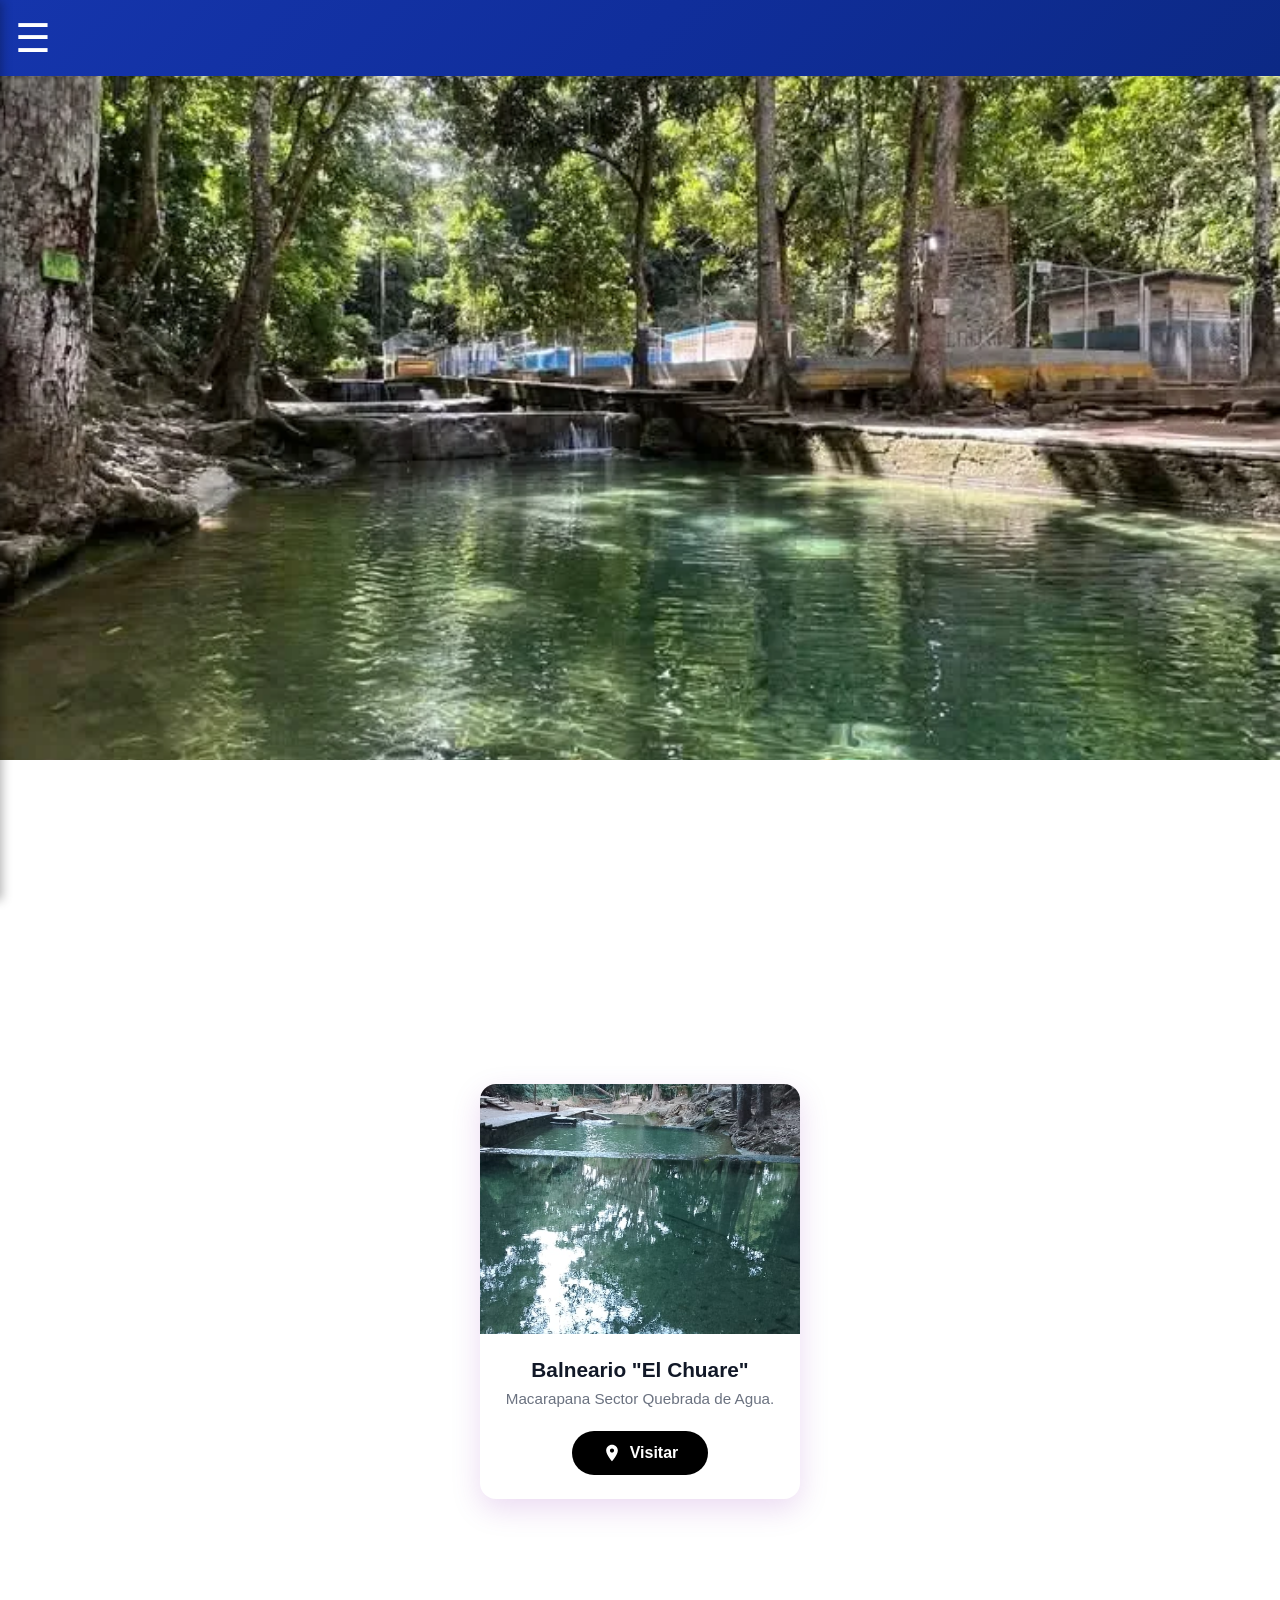
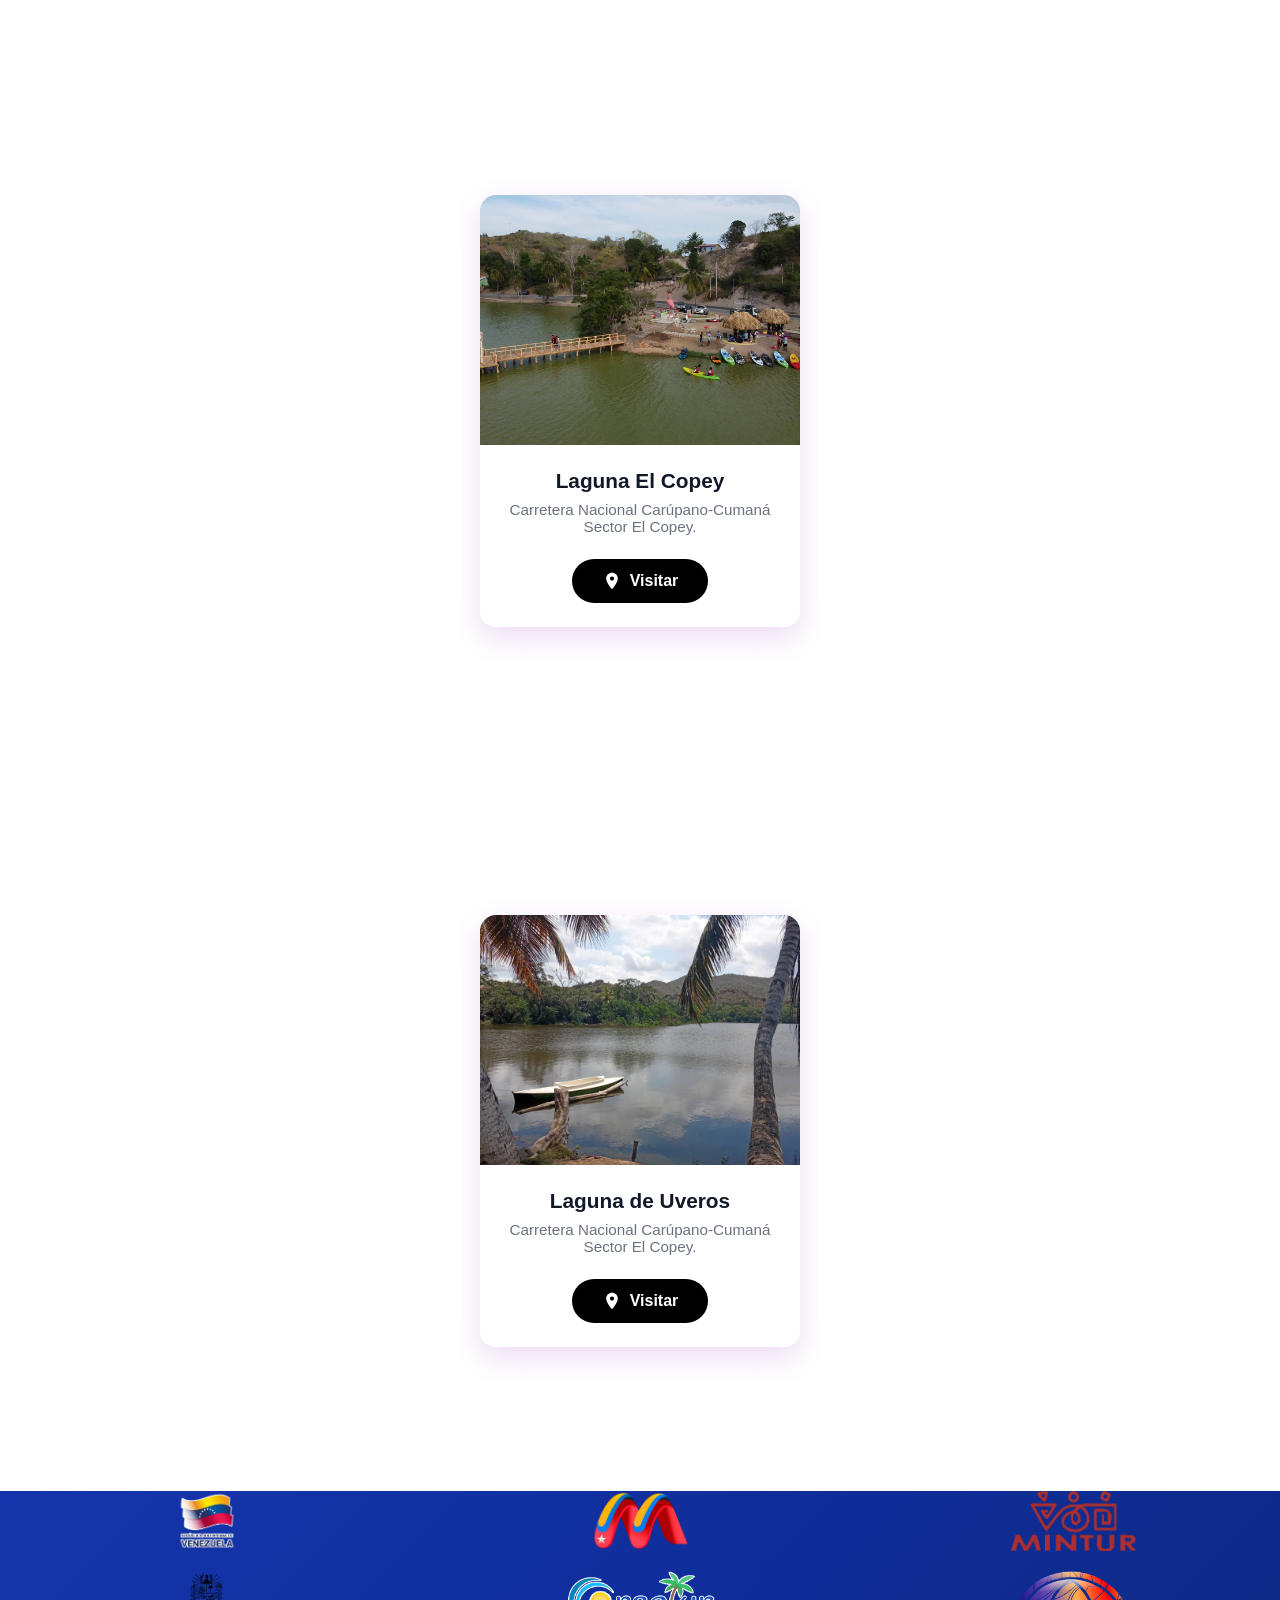
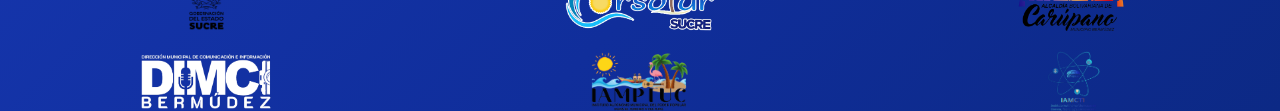
<file: rios.html>
<!DOCTYPE html>
<html lang="en">
<head>
    <meta charset="UTF-8">
    <meta name="viewport" content="width=device-width, initial-scale=1.0">
    <title>Document</title>
    <link rel="stylesheet" href="bloque.css">
    <link rel="stylesheet" href="pie.css">
    <link rel="stylesheet" href="desplegabl.css">
    <link rel="stylesheet" href="estilo.css">
    <link rel="stylesheet" href="cabeza.css">

</head>
<body>

  <!-- El checkbox controla el estado del menú -->
    <input type="checkbox" id="btn-nav" class="checkbox-menu">

    <!-- Botón para abrir (hamburguesa) -->
    <header class="header">
        <label for="btn-nav" class="btn-open">☰</label>
    </header>

    <!-- Menú lateral -->
 <nav class="sidebar">
        <div class="sidebar-header">
            <h3>Carúpano</h3>
            <label for="btn-nav" class="btn-close">✕</label>
        </div>
   <!-- Dentro del <nav class="sidebar"> -->
<ul class="nav-links">
    <li><a href="index.html">Inicio</a></li>
    
    
    <!-- Item con Submenú -->
    <li class="item-has-submenu">
        <input type="checkbox" id="sub-btn-1" class="sub-checkbox">
        <label for="sub-btn-1" class="sub-label">
            Destinos turísticos  <span class="arrow">▼</span>
        </label>
        
        <ul class="submenu">
            <li><a href="playas.html">Playas </a></li>
            <li><a href="rios.html">Ríos y lagunas</a></li>
            <li><a href="plazas.html">Plazas </a></li>
            <li><a href="parques..html">Parques </a></li>
        </ul>
    </li>

      <li class="item-has-submenu">
        <input type="checkbox" id="sub-btn-4" class="sub-checkbox">
        <label for="sub-btn-4" class="sub-label">
         Otros sitios de interés  <span class="arrow">▼</span>
        </label>
        
        <ul class="submenu">
      
           
            <li><a href="otros_s.html">Sitios históricos </a></li>
            <li><a href="monumentos_r.html">Monumentos religiosos  </a></li>
           
        </ul>
    </li>

     <li class="item-has-submenu">
        <input type="checkbox" id="sub-btn-2" class="sub-checkbox">
        <label for="sub-btn-2" class="sub-label">
           Alojamiento  <span class="arrow">▼</span>
        </label>
        
        <ul class="submenu">
            <li><a href="hoteles.html">Hoteles </a></li>
            <li><a href="posadas.html">Posadas</a></li>
          
        </ul>
    </li>

    <li><a href="comidas_vrvidas.html">Alimentos y bebidas</a></li>
 

      <li class="item-has-submenu">
        <input type="checkbox" id="sub-btn-22" class="sub-checkbox">
        <label for="sub-btn-22" class="sub-label">
           Salud <span class="arrow">▼</span>
        </label>
        
        <ul class="submenu">
            <li><a href="salud.html">Centros de salud  </a></li>
            <li><a href="farmacia.html">Farmacias </a></li>
         
        </ul>
    </li>




     <li><a href="segutidad.html">Seguridad</a></li>


       <li class="item-has-submenu">
        <input type="checkbox" id="sub-btn-3" class="sub-checkbox">
        <label for="sub-btn-3" class="sub-label">
           Transporte  <span class="arrow">▼</span>
        </label>
        
        <ul class="submenu">
            <li><a href="urbano.html">Urbano </a></li>
        </ul>
    </li>   
      <li><a href="estacion_s.html">Estaciones de servicio    </a></li>
</ul>
    </nav>

      <!-- img de cabeza -->
<div class="contenedor-imagen">
  <img src="rio.webp" alt="Descripción de la imagen">
</div>


    
<div class="pantalla-completa">
    <article class="tarjeta-ubicacion">
        <img src="rios 2.jpeg" alt="Lugar" class="tarjeta-img">
        
        <div class="tarjeta-cuerpo">
            <h3 class="tarjeta-nombre">Balneario "El Chuare"</h3>
            <p class="tarjeta-direccion">Macarapana Sector Quebrada de Agua.</p>
            
            <a href="https://www.google.com/maps/place/Balneario+El+Chuare/@10.6539407,-63.2001283,17z/data=!3m1!4b1!4m6!3m5!1s0x8c33dd57d7deba77:0x6389252bd4a316b6!8m2!3d10.6539407!4d-63.2001283!16s%2Fg%2F11g9dp8kws?entry=ttu&g_ep=EgoyMDI2MDIwOS4wIKXMDSoASAFQAw%3D%3D" class="boton-visitar">
                <svg class="icono-gps" viewBox="0 0 24 24" fill="currentColor">
                    <path d="M12 2C8.13 2 5 5.13 5 9c0 5.25 7 13 7 13s7-7.75 7-13c0-3.87-3.13-7-7-7zm0 9.5c-1.38 0-2.5-1.12-2.5-2.5s1.12-2.5 2.5-2.5 2.5 1.12 2.5 2.5-1.12 2.5-2.5 2.5z"/>
                </svg>
                Visitar
            </a>
        </div>
    </article>
</div>

<div class="pantalla-completa">
    <article class="tarjeta-ubicacion">
        <img src="laguna11.jpeg" alt="Lugar" class="tarjeta-img">
        
        <div class="tarjeta-cuerpo">
            <h3 class="tarjeta-nombre">Laguna El Copey</h3>
            <p class="tarjeta-direccion">Carretera Nacional Carúpano-Cumaná Sector El Copey.</p>
            
            <a href="https://www.google.com/maps/place/Laguna+de+Copey/@10.6670464,-63.3053963,17z/data=!3m1!4b1!4m6!3m5!1s0x8c33db005a44027f:0xf77e7a64ef6cea76!8m2!3d10.6670464!4d-63.3053963!16s%2Fg%2F11w8yvq4ls?entry=ttu&g_ep=EgoyMDI2MDIwOS4wIKXMDSoASAFQAw%3D%3D" class="boton-visitar">
                <svg class="icono-gps" viewBox="0 0 24 24" fill="currentColor">
                    <path d="M12 2C8.13 2 5 5.13 5 9c0 5.25 7 13 7 13s7-7.75 7-13c0-3.87-3.13-7-7-7zm0 9.5c-1.38 0-2.5-1.12-2.5-2.5s1.12-2.5 2.5-2.5 2.5 1.12 2.5 2.5-1.12 2.5-2.5 2.5z"/>
                </svg>
                Visitar
            </a>
        </div>
    </article>
</div>


<div class="pantalla-completa">
    <article class="tarjeta-ubicacion">
        <img src="laguna uvero.jpeg" alt="Lugar" class="tarjeta-img">
        
        <div class="tarjeta-cuerpo">
            <h3 class="tarjeta-nombre">Laguna de Uveros</h3>
            <p class="tarjeta-direccion">Carretera Nacional Carúpano-Cumaná Sector El Copey.</p>
            
            <a href="https://maps.app.goo.gl/V9wFHhnB2m15ysUD8?g_st=aw" class="boton-visitar">
                <svg class="icono-gps" viewBox="0 0 24 24" fill="currentColor">
                    <path d="M12 2C8.13 2 5 5.13 5 9c0 5.25 7 13 7 13s7-7.75 7-13c0-3.87-3.13-7-7-7zm0 9.5c-1.38 0-2.5-1.12-2.5-2.5s1.12-2.5 2.5-2.5 2.5 1.12 2.5 2.5-1.12 2.5-2.5 2.5z"/>
                </svg>
                Visitar
            </a>
        </div>
    </article>
</div>


<footer class="footer-institucional">
  <div class="fila-logos">
  <img src="ll1.png" alt="Logo 2">
    <img src="l6.png" alt="Logo 6">
     <img src="l5.png" alt="Logo 5">
        <img src="l3.PNG" alt="Logo 3">
     <img src="l4.png" alt="Logo 4">
     <img src="l7.png" alt="Logo 7">
       <img src="l9.PNG" alt="Logo 9">
    <img src="l1.png" alt="Logo 1">
    <img src="l8.png" alt="Logo 8">
   
  </div>
</footer>



</body>
</html>
</file>
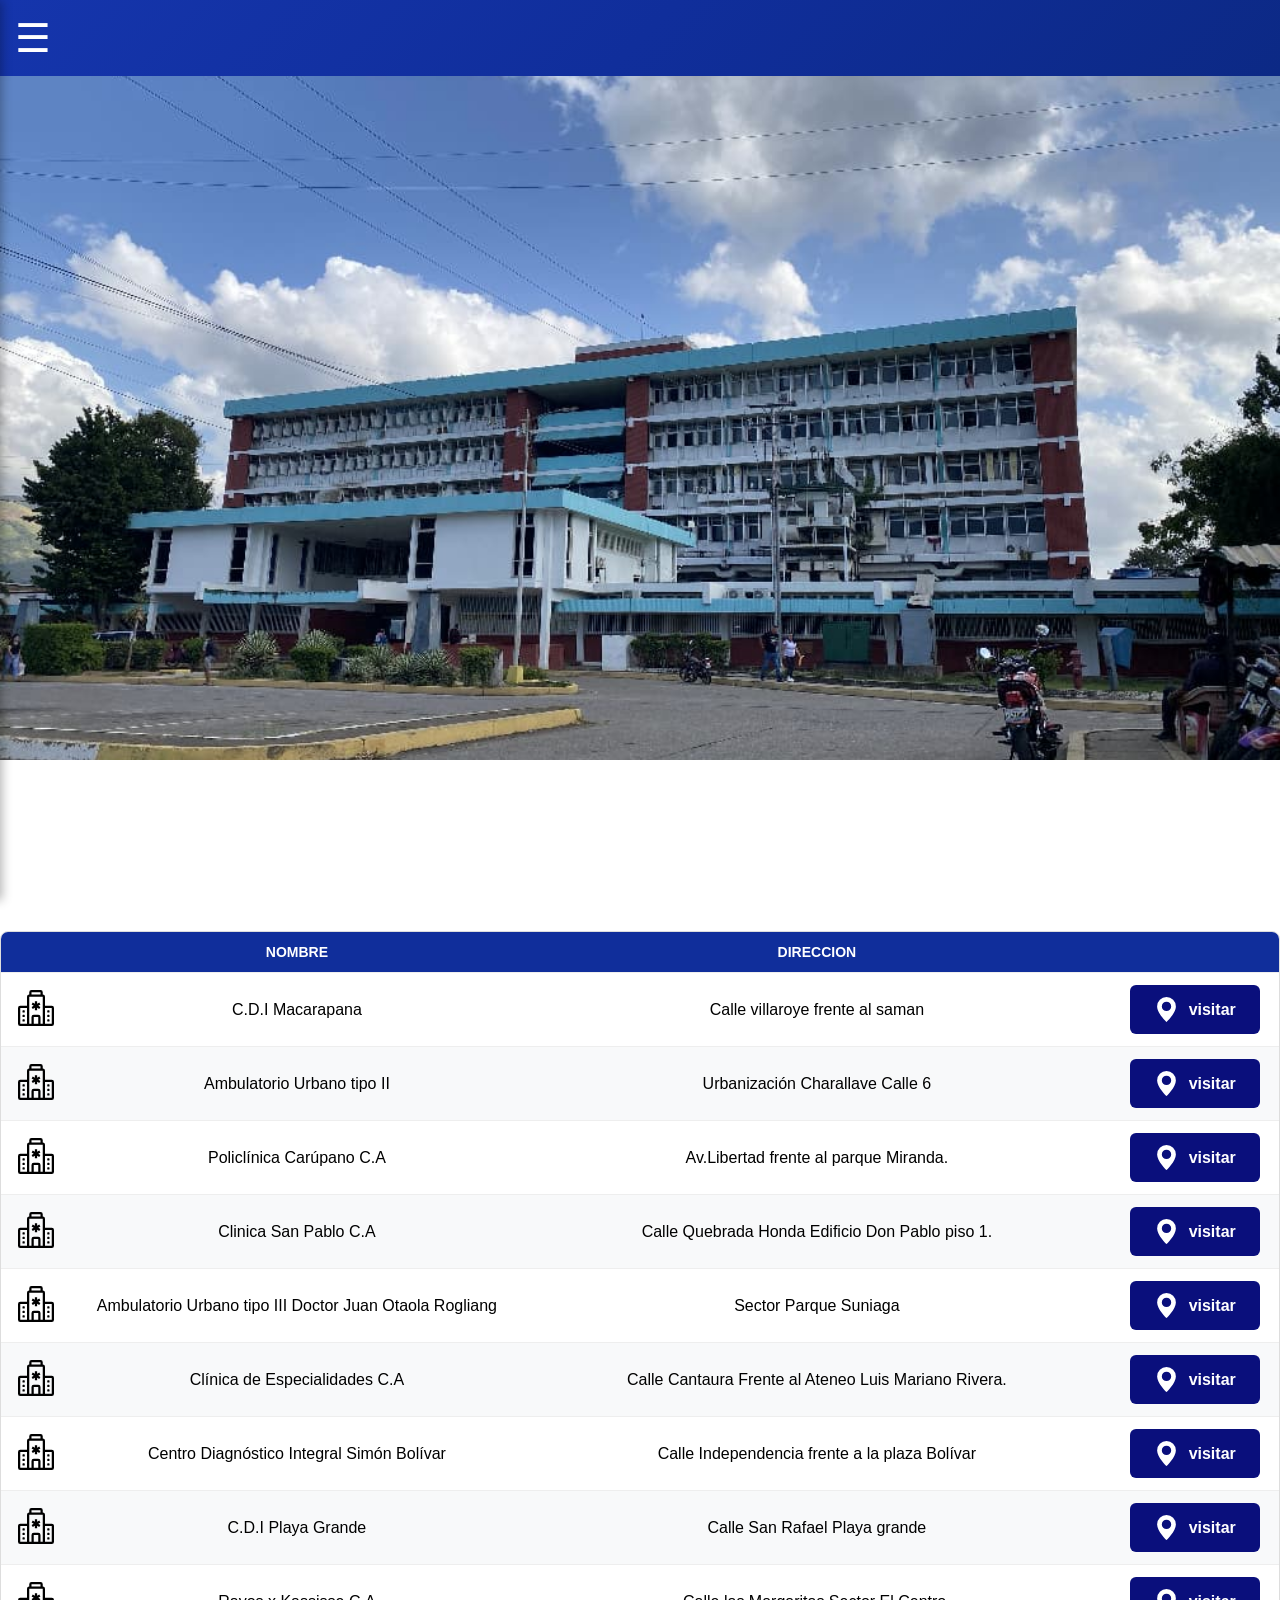
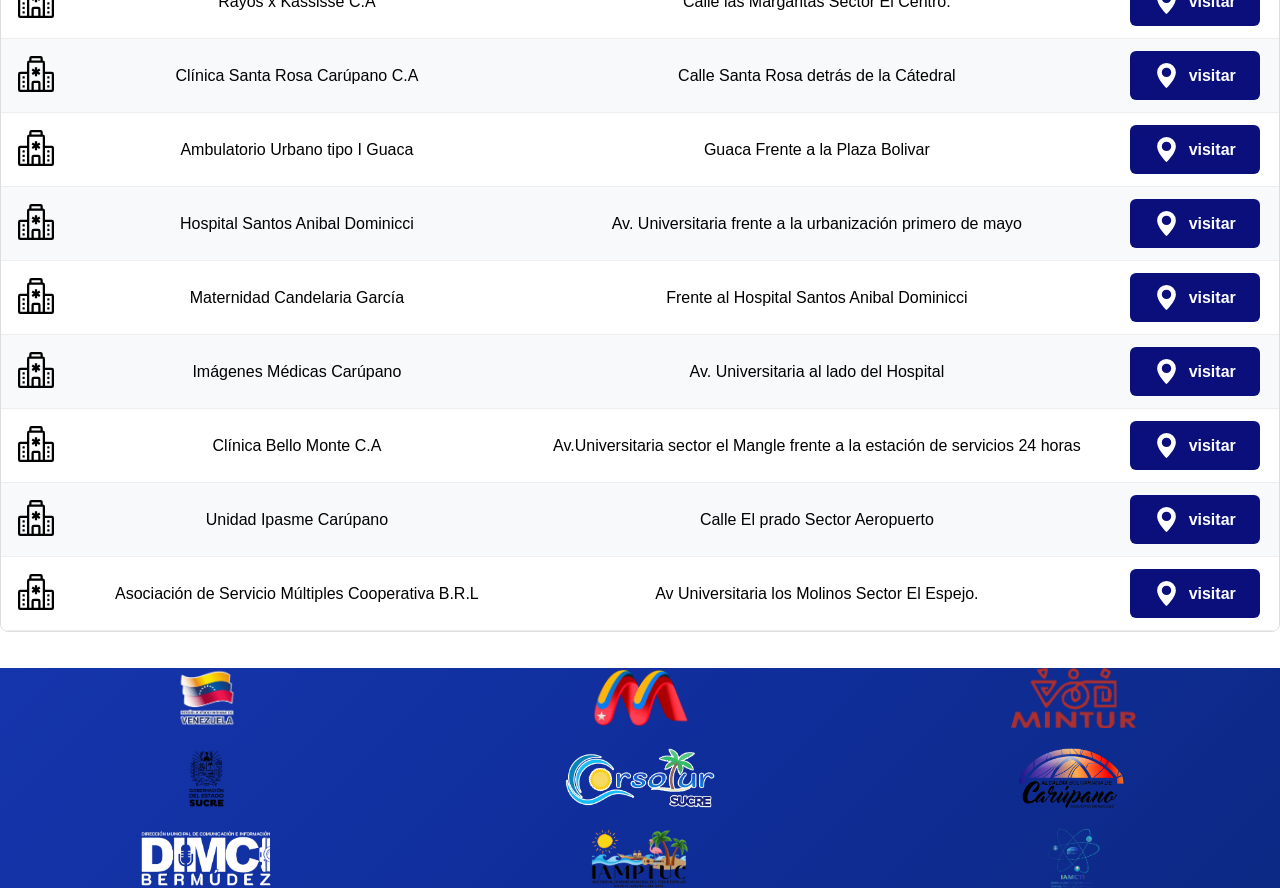
<file: salud.html>
<!DOCTYPE html>
<html lang="en">
<head>
    <meta charset="UTF-8">
    <meta name="viewport" content="width=device-width, initial-scale=1.0">
    <title>Document</title>
    <link rel="stylesheet" href="desplegabl.css">
    <link rel="stylesheet" href="riel.css">
    <link rel="stylesheet" href="pie.css">
    <link rel="stylesheet" href="estilo.css">
    <link rel="stylesheet" href="cabeza.css">
    <link rel="stylesheet" href="tablas.css">
    <link rel="stylesheet" href="boto.css">
</head>
<body>
    
    <!-- El checkbox controla el estado del menú -->
    <input type="checkbox" id="btn-nav" class="checkbox-menu">

    <!-- Botón para abrir (hamburguesa) -->
    <header class="header">
        <label for="btn-nav" class="btn-open">☰</label>
    </header>

    <!-- Menú lateral -->
<nav class="sidebar">
        <div class="sidebar-header">
            <h3>Carúpano</h3>
            <label for="btn-nav" class="btn-close">✕</label>
        </div>
   <!-- Dentro del <nav class="sidebar"> -->
<ul class="nav-links">
    <li><a href="index.html">Inicio</a></li>
    
    
    <!-- Item con Submenú -->
    <li class="item-has-submenu">
        <input type="checkbox" id="sub-btn-1" class="sub-checkbox">
        <label for="sub-btn-1" class="sub-label">
            Destinos turísticos  <span class="arrow">▼</span>
        </label>
        
        <ul class="submenu">
            <li><a href="playas.html">Playas </a></li>
            <li><a href="rios.html">Ríos y lagunas</a></li>
            <li><a href="plazas.html">Plazas </a></li>
            <li><a href="parques..html">Parques </a></li>
        </ul>
    </li>

      <li class="item-has-submenu">
        <input type="checkbox" id="sub-btn-4" class="sub-checkbox">
        <label for="sub-btn-4" class="sub-label">
         Otros sitios de interés  <span class="arrow">▼</span>
        </label>
        
        <ul class="submenu">
      
           
            <li><a href="otros_s.html">Sitios históricos </a></li>
            <li><a href="monumentos_r.html">Monumentos religiosos  </a></li>
           
        </ul>
    </li>

     <li class="item-has-submenu">
        <input type="checkbox" id="sub-btn-2" class="sub-checkbox">
        <label for="sub-btn-2" class="sub-label">
           Alojamiento  <span class="arrow">▼</span>
        </label>
        
        <ul class="submenu">
            <li><a href="hoteles.html">Hoteles </a></li>
            <li><a href="posadas.html">Posadas</a></li>
          
        </ul>
    </li>

    <li><a href="comidas_vrvidas.html">Alimentos y bebidas</a></li>
 

      <li class="item-has-submenu">
        <input type="checkbox" id="sub-btn-22" class="sub-checkbox">
        <label for="sub-btn-22" class="sub-label">
           Salud <span class="arrow">▼</span>
        </label>
        
        <ul class="submenu">
            <li><a href="salud.html">Centros de salud  </a></li>
            <li><a href="farmacia.html">Farmacias </a></li>
         
        </ul>
    </li>




     <li><a href="segutidad.html">Seguridad</a></li>


       <li class="item-has-submenu">
        <input type="checkbox" id="sub-btn-3" class="sub-checkbox">
        <label for="sub-btn-3" class="sub-label">
           Transporte  <span class="arrow">▼</span>
        </label>
        
        <ul class="submenu">
            <li><a href="urbano.html">Urbano </a></li>
        </ul>
    </li>   
      <li><a href="estacion_s.html">Estaciones de servicio    </a></li>
</ul>
    </nav>
    
<div class="contenedor-imagen">
  <img src="hospital.jpeg" alt="Descripción de la imagen">
</div>

      <!-- El contenedor es clave para el scroll en celulares -->
    <div class="table-container">
        <table>
            <thead>
                <tr>
                    <th></th>
                    <th>Nombre</th>
                    <th>Direccion</th>
                    <th></th>
                </tr>
            </thead>
            <tbody>
                

                       <tr>
                    <td>
                  <svg xmlns="http://www.w3.org/2000/svg"
                   width="36" 
                   height="36"
                    fill="currentColor"
                     class="bi bi-hospital"
                      viewBox="0 0 16 16">
  <path d="M8.5 5.034v1.1l.953-.55.5.867L9 7l.953.55-.5.866-.953-.55v1.1h-1v-1.1l-.953.55-.5-.866L7 7l-.953-.55.5-.866.953.55v-1.1zM13.25 9a.25.25 0 0 0-.25.25v.5c0 .138.112.25.25.25h.5a.25.25 0 0 0 .25-.25v-.5a.25.25 0 0 0-.25-.25zM13 11.25a.25.25 0 0 1 .25-.25h.5a.25.25 0 0 1 .25.25v.5a.25.25 0 0 1-.25.25h-.5a.25.25 0 0 1-.25-.25zm.25 1.75a.25.25 0 0 0-.25.25v.5c0 .138.112.25.25.25h.5a.25.25 0 0 0 .25-.25v-.5a.25.25 0 0 0-.25-.25zm-11-4a.25.25 0 0 0-.25.25v.5c0 .138.112.25.25.25h.5A.25.25 0 0 0 3 9.75v-.5A.25.25 0 0 0 2.75 9zm0 2a.25.25 0 0 0-.25.25v.5c0 .138.112.25.25.25h.5a.25.25 0 0 0 .25-.25v-.5a.25.25 0 0 0-.25-.25zM2 13.25a.25.25 0 0 1 .25-.25h.5a.25.25 0 0 1 .25.25v.5a.25.25 0 0 1-.25.25h-.5a.25.25 0 0 1-.25-.25z"/>
  <path d="M5 1a1 1 0 0 1 1-1h4a1 1 0 0 1 1 1v1a1 1 0 0 1 1 1v4h3a1 1 0 0 1 1 1v7a1 1 0 0 1-1 1H1a1 1 0 0 1-1-1V8a1 1 0 0 1 1-1h3V3a1 1 0 0 1 1-1zm2 14h2v-3H7zm3 0h1V3H5v12h1v-3a1 1 0 0 1 1-1h2a1 1 0 0 1 1 1zm0-14H6v1h4zm2 7v7h3V8zm-8 7V8H1v7z"/>
</svg>
                    </td>
                    <td>C.D.I Macarapana  </td>
                    <td>Calle villaroye frente al saman </td>
                    <td>
                        <!-- Botón con logo de GPS -->
                        <a href="https://maps.app.goo.gl/TRBhTTstrg6iJ6bG9?g_st=aw" target="_blank" class="btn-gps">
                        <!-- Código SVG del logo de GPS -->
                        <svg xmlns="http://www.w3.org/2000/svg" 
                        width="25"
                         height="25" 
                         fill="currentColor" 
                         class="bi bi-geo-alt-fill"
                          viewBox="0 0 16 16">
                        <path d="M8 16s6-5.686 6-10A6 6 0 0 0 2 6c0 4.314 6 10 6 10m0-7a3 3 0 1 1 0-6 3 3 0 0 1 0 6"/>
                        </svg>
                        <span>  visitar</span>
                        </a>
                    </td>
                </tr>

                       <tr>
                    <td>
                  <svg xmlns="http://www.w3.org/2000/svg"
                   width="36" 
                   height="36"
                    fill="currentColor"
                     class="bi bi-hospital"
                      viewBox="0 0 16 16">
  <path d="M8.5 5.034v1.1l.953-.55.5.867L9 7l.953.55-.5.866-.953-.55v1.1h-1v-1.1l-.953.55-.5-.866L7 7l-.953-.55.5-.866.953.55v-1.1zM13.25 9a.25.25 0 0 0-.25.25v.5c0 .138.112.25.25.25h.5a.25.25 0 0 0 .25-.25v-.5a.25.25 0 0 0-.25-.25zM13 11.25a.25.25 0 0 1 .25-.25h.5a.25.25 0 0 1 .25.25v.5a.25.25 0 0 1-.25.25h-.5a.25.25 0 0 1-.25-.25zm.25 1.75a.25.25 0 0 0-.25.25v.5c0 .138.112.25.25.25h.5a.25.25 0 0 0 .25-.25v-.5a.25.25 0 0 0-.25-.25zm-11-4a.25.25 0 0 0-.25.25v.5c0 .138.112.25.25.25h.5A.25.25 0 0 0 3 9.75v-.5A.25.25 0 0 0 2.75 9zm0 2a.25.25 0 0 0-.25.25v.5c0 .138.112.25.25.25h.5a.25.25 0 0 0 .25-.25v-.5a.25.25 0 0 0-.25-.25zM2 13.25a.25.25 0 0 1 .25-.25h.5a.25.25 0 0 1 .25.25v.5a.25.25 0 0 1-.25.25h-.5a.25.25 0 0 1-.25-.25z"/>
  <path d="M5 1a1 1 0 0 1 1-1h4a1 1 0 0 1 1 1v1a1 1 0 0 1 1 1v4h3a1 1 0 0 1 1 1v7a1 1 0 0 1-1 1H1a1 1 0 0 1-1-1V8a1 1 0 0 1 1-1h3V3a1 1 0 0 1 1-1zm2 14h2v-3H7zm3 0h1V3H5v12h1v-3a1 1 0 0 1 1-1h2a1 1 0 0 1 1 1zm0-14H6v1h4zm2 7v7h3V8zm-8 7V8H1v7z"/>
</svg>
                    </td>
                    <td>Ambulatorio Urbano tipo II </td>
                    <td>Urbanización Charallave Calle 6 </td>
                    <td>
                        <!-- Botón con logo de GPS -->
                        <a href="https://maps.app.goo.gl/9rEPhYJMbA8ds4wT7?g_st=aw" target="_blank" class="btn-gps">
                        <!-- Código SVG del logo de GPS -->
                        <svg xmlns="http://www.w3.org/2000/svg" 
                        width="25"
                         height="25" 
                         fill="currentColor" 
                         class="bi bi-geo-alt-fill"
                          viewBox="0 0 16 16">
                        <path d="M8 16s6-5.686 6-10A6 6 0 0 0 2 6c0 4.314 6 10 6 10m0-7a3 3 0 1 1 0-6 3 3 0 0 1 0 6"/>
                        </svg>
                        <span>  visitar</span>
                        </a>
                    </td>
                </tr>

                       <tr>
                    <td>
                  <svg xmlns="http://www.w3.org/2000/svg"
                   width="36" 
                   height="36"
                    fill="currentColor"
                     class="bi bi-hospital"
                      viewBox="0 0 16 16">
  <path d="M8.5 5.034v1.1l.953-.55.5.867L9 7l.953.55-.5.866-.953-.55v1.1h-1v-1.1l-.953.55-.5-.866L7 7l-.953-.55.5-.866.953.55v-1.1zM13.25 9a.25.25 0 0 0-.25.25v.5c0 .138.112.25.25.25h.5a.25.25 0 0 0 .25-.25v-.5a.25.25 0 0 0-.25-.25zM13 11.25a.25.25 0 0 1 .25-.25h.5a.25.25 0 0 1 .25.25v.5a.25.25 0 0 1-.25.25h-.5a.25.25 0 0 1-.25-.25zm.25 1.75a.25.25 0 0 0-.25.25v.5c0 .138.112.25.25.25h.5a.25.25 0 0 0 .25-.25v-.5a.25.25 0 0 0-.25-.25zm-11-4a.25.25 0 0 0-.25.25v.5c0 .138.112.25.25.25h.5A.25.25 0 0 0 3 9.75v-.5A.25.25 0 0 0 2.75 9zm0 2a.25.25 0 0 0-.25.25v.5c0 .138.112.25.25.25h.5a.25.25 0 0 0 .25-.25v-.5a.25.25 0 0 0-.25-.25zM2 13.25a.25.25 0 0 1 .25-.25h.5a.25.25 0 0 1 .25.25v.5a.25.25 0 0 1-.25.25h-.5a.25.25 0 0 1-.25-.25z"/>
  <path d="M5 1a1 1 0 0 1 1-1h4a1 1 0 0 1 1 1v1a1 1 0 0 1 1 1v4h3a1 1 0 0 1 1 1v7a1 1 0 0 1-1 1H1a1 1 0 0 1-1-1V8a1 1 0 0 1 1-1h3V3a1 1 0 0 1 1-1zm2 14h2v-3H7zm3 0h1V3H5v12h1v-3a1 1 0 0 1 1-1h2a1 1 0 0 1 1 1zm0-14H6v1h4zm2 7v7h3V8zm-8 7V8H1v7z"/>
</svg>
                    </td>
                    <td>Policlínica Carúpano C.A </td>
                    <td>Av.Libertad frente al parque Miranda. </td>
                    <td>
                        <!-- Botón con logo de GPS -->
                        <a href="https://maps.app.goo.gl/PDw7EFycP69AFQca8?g_st=aw" target="_blank" class="btn-gps">
                        <!-- Código SVG del logo de GPS -->
                        <svg xmlns="http://www.w3.org/2000/svg" 
                        width="25"
                         height="25" 
                         fill="currentColor" 
                         class="bi bi-geo-alt-fill"
                          viewBox="0 0 16 16">
                        <path d="M8 16s6-5.686 6-10A6 6 0 0 0 2 6c0 4.314 6 10 6 10m0-7a3 3 0 1 1 0-6 3 3 0 0 1 0 6"/>
                        </svg>
                        <span>  visitar</span>
                        </a>
                    </td>
                </tr>

                       <tr>
                    <td>
                  <svg xmlns="http://www.w3.org/2000/svg"
                   width="36" 
                   height="36"
                    fill="currentColor"
                     class="bi bi-hospital"
                      viewBox="0 0 16 16">
  <path d="M8.5 5.034v1.1l.953-.55.5.867L9 7l.953.55-.5.866-.953-.55v1.1h-1v-1.1l-.953.55-.5-.866L7 7l-.953-.55.5-.866.953.55v-1.1zM13.25 9a.25.25 0 0 0-.25.25v.5c0 .138.112.25.25.25h.5a.25.25 0 0 0 .25-.25v-.5a.25.25 0 0 0-.25-.25zM13 11.25a.25.25 0 0 1 .25-.25h.5a.25.25 0 0 1 .25.25v.5a.25.25 0 0 1-.25.25h-.5a.25.25 0 0 1-.25-.25zm.25 1.75a.25.25 0 0 0-.25.25v.5c0 .138.112.25.25.25h.5a.25.25 0 0 0 .25-.25v-.5a.25.25 0 0 0-.25-.25zm-11-4a.25.25 0 0 0-.25.25v.5c0 .138.112.25.25.25h.5A.25.25 0 0 0 3 9.75v-.5A.25.25 0 0 0 2.75 9zm0 2a.25.25 0 0 0-.25.25v.5c0 .138.112.25.25.25h.5a.25.25 0 0 0 .25-.25v-.5a.25.25 0 0 0-.25-.25zM2 13.25a.25.25 0 0 1 .25-.25h.5a.25.25 0 0 1 .25.25v.5a.25.25 0 0 1-.25.25h-.5a.25.25 0 0 1-.25-.25z"/>
  <path d="M5 1a1 1 0 0 1 1-1h4a1 1 0 0 1 1 1v1a1 1 0 0 1 1 1v4h3a1 1 0 0 1 1 1v7a1 1 0 0 1-1 1H1a1 1 0 0 1-1-1V8a1 1 0 0 1 1-1h3V3a1 1 0 0 1 1-1zm2 14h2v-3H7zm3 0h1V3H5v12h1v-3a1 1 0 0 1 1-1h2a1 1 0 0 1 1 1zm0-14H6v1h4zm2 7v7h3V8zm-8 7V8H1v7z"/>
</svg>
                    </td>
                    <td> Clinica San Pablo C.A </td>
                    <td>Calle Quebrada Honda Edificio Don Pablo piso 1. </td>
                    <td>
                        <!-- Botón con logo de GPS -->
                        <a href="https://maps.app.goo.gl/nRrS5yxF4hog73pK8?g_st=aw" target="_blank" class="btn-gps">
                        <!-- Código SVG del logo de GPS -->
                        <svg xmlns="http://www.w3.org/2000/svg" 
                        width="25"
                         height="25" 
                         fill="currentColor" 
                         class="bi bi-geo-alt-fill"
                          viewBox="0 0 16 16">
                        <path d="M8 16s6-5.686 6-10A6 6 0 0 0 2 6c0 4.314 6 10 6 10m0-7a3 3 0 1 1 0-6 3 3 0 0 1 0 6"/>
                        </svg>
                        <span>  visitar</span>
                        </a>
                    </td>
                </tr>

                       <tr>
                    <td>
                  <svg xmlns="http://www.w3.org/2000/svg"
                   width="36" 
                   height="36"
                    fill="currentColor"
                     class="bi bi-hospital"
                      viewBox="0 0 16 16">
  <path d="M8.5 5.034v1.1l.953-.55.5.867L9 7l.953.55-.5.866-.953-.55v1.1h-1v-1.1l-.953.55-.5-.866L7 7l-.953-.55.5-.866.953.55v-1.1zM13.25 9a.25.25 0 0 0-.25.25v.5c0 .138.112.25.25.25h.5a.25.25 0 0 0 .25-.25v-.5a.25.25 0 0 0-.25-.25zM13 11.25a.25.25 0 0 1 .25-.25h.5a.25.25 0 0 1 .25.25v.5a.25.25 0 0 1-.25.25h-.5a.25.25 0 0 1-.25-.25zm.25 1.75a.25.25 0 0 0-.25.25v.5c0 .138.112.25.25.25h.5a.25.25 0 0 0 .25-.25v-.5a.25.25 0 0 0-.25-.25zm-11-4a.25.25 0 0 0-.25.25v.5c0 .138.112.25.25.25h.5A.25.25 0 0 0 3 9.75v-.5A.25.25 0 0 0 2.75 9zm0 2a.25.25 0 0 0-.25.25v.5c0 .138.112.25.25.25h.5a.25.25 0 0 0 .25-.25v-.5a.25.25 0 0 0-.25-.25zM2 13.25a.25.25 0 0 1 .25-.25h.5a.25.25 0 0 1 .25.25v.5a.25.25 0 0 1-.25.25h-.5a.25.25 0 0 1-.25-.25z"/>
  <path d="M5 1a1 1 0 0 1 1-1h4a1 1 0 0 1 1 1v1a1 1 0 0 1 1 1v4h3a1 1 0 0 1 1 1v7a1 1 0 0 1-1 1H1a1 1 0 0 1-1-1V8a1 1 0 0 1 1-1h3V3a1 1 0 0 1 1-1zm2 14h2v-3H7zm3 0h1V3H5v12h1v-3a1 1 0 0 1 1-1h2a1 1 0 0 1 1 1zm0-14H6v1h4zm2 7v7h3V8zm-8 7V8H1v7z"/>
</svg>
                    </td>
                    <td>Ambulatorio Urbano tipo III Doctor Juan Otaola Rogliang </td>
                    <td>Sector Parque Suniaga </td>
                    <td>
                        <!-- Botón con logo de GPS -->
                        <a href="https://maps.app.goo.gl/KedFUYuQowsR3pqAA?g_st=aw" target="_blank" class="btn-gps">
                        <!-- Código SVG del logo de GPS -->
                        <svg xmlns="http://www.w3.org/2000/svg" 
                        width="25"
                         height="25" 
                         fill="currentColor" 
                         class="bi bi-geo-alt-fill"
                          viewBox="0 0 16 16">
                        <path d="M8 16s6-5.686 6-10A6 6 0 0 0 2 6c0 4.314 6 10 6 10m0-7a3 3 0 1 1 0-6 3 3 0 0 1 0 6"/>
                        </svg>
                        <span>  visitar</span>
                        </a>
                    </td>
                </tr>

                       <tr>
                    <td>
                  <svg xmlns="http://www.w3.org/2000/svg"
                   width="36" 
                   height="36"
                    fill="currentColor"
                     class="bi bi-hospital"
                      viewBox="0 0 16 16">
  <path d="M8.5 5.034v1.1l.953-.55.5.867L9 7l.953.55-.5.866-.953-.55v1.1h-1v-1.1l-.953.55-.5-.866L7 7l-.953-.55.5-.866.953.55v-1.1zM13.25 9a.25.25 0 0 0-.25.25v.5c0 .138.112.25.25.25h.5a.25.25 0 0 0 .25-.25v-.5a.25.25 0 0 0-.25-.25zM13 11.25a.25.25 0 0 1 .25-.25h.5a.25.25 0 0 1 .25.25v.5a.25.25 0 0 1-.25.25h-.5a.25.25 0 0 1-.25-.25zm.25 1.75a.25.25 0 0 0-.25.25v.5c0 .138.112.25.25.25h.5a.25.25 0 0 0 .25-.25v-.5a.25.25 0 0 0-.25-.25zm-11-4a.25.25 0 0 0-.25.25v.5c0 .138.112.25.25.25h.5A.25.25 0 0 0 3 9.75v-.5A.25.25 0 0 0 2.75 9zm0 2a.25.25 0 0 0-.25.25v.5c0 .138.112.25.25.25h.5a.25.25 0 0 0 .25-.25v-.5a.25.25 0 0 0-.25-.25zM2 13.25a.25.25 0 0 1 .25-.25h.5a.25.25 0 0 1 .25.25v.5a.25.25 0 0 1-.25.25h-.5a.25.25 0 0 1-.25-.25z"/>
  <path d="M5 1a1 1 0 0 1 1-1h4a1 1 0 0 1 1 1v1a1 1 0 0 1 1 1v4h3a1 1 0 0 1 1 1v7a1 1 0 0 1-1 1H1a1 1 0 0 1-1-1V8a1 1 0 0 1 1-1h3V3a1 1 0 0 1 1-1zm2 14h2v-3H7zm3 0h1V3H5v12h1v-3a1 1 0 0 1 1-1h2a1 1 0 0 1 1 1zm0-14H6v1h4zm2 7v7h3V8zm-8 7V8H1v7z"/>
</svg>
                    </td>
                    <td>Clínica de Especialidades C.A </td>
                    <td>Calle Cantaura Frente al Ateneo Luis Mariano Rivera. </td>
                    <td>
                        <!-- Botón con logo de GPS -->
                        <a href="https://maps.app.goo.gl/K7ygKKcLpr7cJ7yJ7?g_st=aw" target="_blank" class="btn-gps">
                        <!-- Código SVG del logo de GPS -->
                        <svg xmlns="http://www.w3.org/2000/svg" 
                        width="25"
                         height="25" 
                         fill="currentColor" 
                         class="bi bi-geo-alt-fill"
                          viewBox="0 0 16 16">
                        <path d="M8 16s6-5.686 6-10A6 6 0 0 0 2 6c0 4.314 6 10 6 10m0-7a3 3 0 1 1 0-6 3 3 0 0 1 0 6"/>
                        </svg>
                        <span>  visitar</span>
                        </a>
                    </td>
                </tr>

                       <tr>
                    <td>
                  <svg xmlns="http://www.w3.org/2000/svg"
                   width="36" 
                   height="36"
                    fill="currentColor"
                     class="bi bi-hospital"
                      viewBox="0 0 16 16">
  <path d="M8.5 5.034v1.1l.953-.55.5.867L9 7l.953.55-.5.866-.953-.55v1.1h-1v-1.1l-.953.55-.5-.866L7 7l-.953-.55.5-.866.953.55v-1.1zM13.25 9a.25.25 0 0 0-.25.25v.5c0 .138.112.25.25.25h.5a.25.25 0 0 0 .25-.25v-.5a.25.25 0 0 0-.25-.25zM13 11.25a.25.25 0 0 1 .25-.25h.5a.25.25 0 0 1 .25.25v.5a.25.25 0 0 1-.25.25h-.5a.25.25 0 0 1-.25-.25zm.25 1.75a.25.25 0 0 0-.25.25v.5c0 .138.112.25.25.25h.5a.25.25 0 0 0 .25-.25v-.5a.25.25 0 0 0-.25-.25zm-11-4a.25.25 0 0 0-.25.25v.5c0 .138.112.25.25.25h.5A.25.25 0 0 0 3 9.75v-.5A.25.25 0 0 0 2.75 9zm0 2a.25.25 0 0 0-.25.25v.5c0 .138.112.25.25.25h.5a.25.25 0 0 0 .25-.25v-.5a.25.25 0 0 0-.25-.25zM2 13.25a.25.25 0 0 1 .25-.25h.5a.25.25 0 0 1 .25.25v.5a.25.25 0 0 1-.25.25h-.5a.25.25 0 0 1-.25-.25z"/>
  <path d="M5 1a1 1 0 0 1 1-1h4a1 1 0 0 1 1 1v1a1 1 0 0 1 1 1v4h3a1 1 0 0 1 1 1v7a1 1 0 0 1-1 1H1a1 1 0 0 1-1-1V8a1 1 0 0 1 1-1h3V3a1 1 0 0 1 1-1zm2 14h2v-3H7zm3 0h1V3H5v12h1v-3a1 1 0 0 1 1-1h2a1 1 0 0 1 1 1zm0-14H6v1h4zm2 7v7h3V8zm-8 7V8H1v7z"/>
</svg>
                    </td>
                    <td>Centro Diagnóstico Integral Simón Bolívar </td>
                    <td>Calle Independencia frente a la plaza Bolívar  </td>
                    <td>
                        <!-- Botón con logo de GPS -->
                        <a href="https://maps.app.goo.gl/MdKi6uLVqXR9yAkv9?g_st=aw" target="_blank" class="btn-gps">
                        <!-- Código SVG del logo de GPS -->
                        <svg xmlns="http://www.w3.org/2000/svg" 
                        width="25"
                         height="25" 
                         fill="currentColor" 
                         class="bi bi-geo-alt-fill"
                          viewBox="0 0 16 16">
                        <path d="M8 16s6-5.686 6-10A6 6 0 0 0 2 6c0 4.314 6 10 6 10m0-7a3 3 0 1 1 0-6 3 3 0 0 1 0 6"/>
                        </svg>
                        <span>  visitar</span>
                        </a>
                    </td>
                </tr>

                       <tr>
                    <td>
                  <svg xmlns="http://www.w3.org/2000/svg"
                   width="36" 
                   height="36"
                    fill="currentColor"
                     class="bi bi-hospital"
                      viewBox="0 0 16 16">
  <path d="M8.5 5.034v1.1l.953-.55.5.867L9 7l.953.55-.5.866-.953-.55v1.1h-1v-1.1l-.953.55-.5-.866L7 7l-.953-.55.5-.866.953.55v-1.1zM13.25 9a.25.25 0 0 0-.25.25v.5c0 .138.112.25.25.25h.5a.25.25 0 0 0 .25-.25v-.5a.25.25 0 0 0-.25-.25zM13 11.25a.25.25 0 0 1 .25-.25h.5a.25.25 0 0 1 .25.25v.5a.25.25 0 0 1-.25.25h-.5a.25.25 0 0 1-.25-.25zm.25 1.75a.25.25 0 0 0-.25.25v.5c0 .138.112.25.25.25h.5a.25.25 0 0 0 .25-.25v-.5a.25.25 0 0 0-.25-.25zm-11-4a.25.25 0 0 0-.25.25v.5c0 .138.112.25.25.25h.5A.25.25 0 0 0 3 9.75v-.5A.25.25 0 0 0 2.75 9zm0 2a.25.25 0 0 0-.25.25v.5c0 .138.112.25.25.25h.5a.25.25 0 0 0 .25-.25v-.5a.25.25 0 0 0-.25-.25zM2 13.25a.25.25 0 0 1 .25-.25h.5a.25.25 0 0 1 .25.25v.5a.25.25 0 0 1-.25.25h-.5a.25.25 0 0 1-.25-.25z"/>
  <path d="M5 1a1 1 0 0 1 1-1h4a1 1 0 0 1 1 1v1a1 1 0 0 1 1 1v4h3a1 1 0 0 1 1 1v7a1 1 0 0 1-1 1H1a1 1 0 0 1-1-1V8a1 1 0 0 1 1-1h3V3a1 1 0 0 1 1-1zm2 14h2v-3H7zm3 0h1V3H5v12h1v-3a1 1 0 0 1 1-1h2a1 1 0 0 1 1 1zm0-14H6v1h4zm2 7v7h3V8zm-8 7V8H1v7z"/>
</svg>
                    </td>
                    <td>C.D.I Playa Grande  </td>
                    <td>Calle San Rafael Playa grande </td>
                    <td>
                        <!-- Botón con logo de GPS -->
                        <a href="https://maps.app.goo.gl/Mq3pHoFWUoNFhTxh7?g_st=aw" target="_blank" class="btn-gps">
                        <!-- Código SVG del logo de GPS -->
                        <svg xmlns="http://www.w3.org/2000/svg" 
                        width="25"
                         height="25" 
                         fill="currentColor" 
                         class="bi bi-geo-alt-fill"
                          viewBox="0 0 16 16">
                        <path d="M8 16s6-5.686 6-10A6 6 0 0 0 2 6c0 4.314 6 10 6 10m0-7a3 3 0 1 1 0-6 3 3 0 0 1 0 6"/>
                        </svg>
                        <span>  visitar</span>
                        </a>
                    </td>
                </tr>
            
                       <tr>
                    <td>
                  <svg xmlns="http://www.w3.org/2000/svg"
                   width="36" 
                   height="36"
                    fill="currentColor"
                     class="bi bi-hospital"
                      viewBox="0 0 16 16">
  <path d="M8.5 5.034v1.1l.953-.55.5.867L9 7l.953.55-.5.866-.953-.55v1.1h-1v-1.1l-.953.55-.5-.866L7 7l-.953-.55.5-.866.953.55v-1.1zM13.25 9a.25.25 0 0 0-.25.25v.5c0 .138.112.25.25.25h.5a.25.25 0 0 0 .25-.25v-.5a.25.25 0 0 0-.25-.25zM13 11.25a.25.25 0 0 1 .25-.25h.5a.25.25 0 0 1 .25.25v.5a.25.25 0 0 1-.25.25h-.5a.25.25 0 0 1-.25-.25zm.25 1.75a.25.25 0 0 0-.25.25v.5c0 .138.112.25.25.25h.5a.25.25 0 0 0 .25-.25v-.5a.25.25 0 0 0-.25-.25zm-11-4a.25.25 0 0 0-.25.25v.5c0 .138.112.25.25.25h.5A.25.25 0 0 0 3 9.75v-.5A.25.25 0 0 0 2.75 9zm0 2a.25.25 0 0 0-.25.25v.5c0 .138.112.25.25.25h.5a.25.25 0 0 0 .25-.25v-.5a.25.25 0 0 0-.25-.25zM2 13.25a.25.25 0 0 1 .25-.25h.5a.25.25 0 0 1 .25.25v.5a.25.25 0 0 1-.25.25h-.5a.25.25 0 0 1-.25-.25z"/>
  <path d="M5 1a1 1 0 0 1 1-1h4a1 1 0 0 1 1 1v1a1 1 0 0 1 1 1v4h3a1 1 0 0 1 1 1v7a1 1 0 0 1-1 1H1a1 1 0 0 1-1-1V8a1 1 0 0 1 1-1h3V3a1 1 0 0 1 1-1zm2 14h2v-3H7zm3 0h1V3H5v12h1v-3a1 1 0 0 1 1-1h2a1 1 0 0 1 1 1zm0-14H6v1h4zm2 7v7h3V8zm-8 7V8H1v7z"/>
</svg>
                    </td>
                    <td>Rayos x Kassisse C.A </td>
                    <td>Calle las Margaritas Sector El Centro. </td>
                    <td>
                        <!-- Botón con logo de GPS -->
                        <a href="https://maps.app.goo.gl/WPNsMwkcg2RRus2C6?g_st=aw" target="_blank" class="btn-gps">
                        <!-- Código SVG del logo de GPS -->
                        <svg xmlns="http://www.w3.org/2000/svg" 
                        width="25"
                         height="25" 
                         fill="currentColor" 
                         class="bi bi-geo-alt-fill"
                          viewBox="0 0 16 16">
                        <path d="M8 16s6-5.686 6-10A6 6 0 0 0 2 6c0 4.314 6 10 6 10m0-7a3 3 0 1 1 0-6 3 3 0 0 1 0 6"/>
                        </svg>
                        <span>  visitar</span>
                        </a>
                    </td>
                </tr>

                       <tr>
                    <td>
                  <svg xmlns="http://www.w3.org/2000/svg"
                   width="36" 
                   height="36"
                    fill="currentColor"
                     class="bi bi-hospital"
                      viewBox="0 0 16 16">
  <path d="M8.5 5.034v1.1l.953-.55.5.867L9 7l.953.55-.5.866-.953-.55v1.1h-1v-1.1l-.953.55-.5-.866L7 7l-.953-.55.5-.866.953.55v-1.1zM13.25 9a.25.25 0 0 0-.25.25v.5c0 .138.112.25.25.25h.5a.25.25 0 0 0 .25-.25v-.5a.25.25 0 0 0-.25-.25zM13 11.25a.25.25 0 0 1 .25-.25h.5a.25.25 0 0 1 .25.25v.5a.25.25 0 0 1-.25.25h-.5a.25.25 0 0 1-.25-.25zm.25 1.75a.25.25 0 0 0-.25.25v.5c0 .138.112.25.25.25h.5a.25.25 0 0 0 .25-.25v-.5a.25.25 0 0 0-.25-.25zm-11-4a.25.25 0 0 0-.25.25v.5c0 .138.112.25.25.25h.5A.25.25 0 0 0 3 9.75v-.5A.25.25 0 0 0 2.75 9zm0 2a.25.25 0 0 0-.25.25v.5c0 .138.112.25.25.25h.5a.25.25 0 0 0 .25-.25v-.5a.25.25 0 0 0-.25-.25zM2 13.25a.25.25 0 0 1 .25-.25h.5a.25.25 0 0 1 .25.25v.5a.25.25 0 0 1-.25.25h-.5a.25.25 0 0 1-.25-.25z"/>
  <path d="M5 1a1 1 0 0 1 1-1h4a1 1 0 0 1 1 1v1a1 1 0 0 1 1 1v4h3a1 1 0 0 1 1 1v7a1 1 0 0 1-1 1H1a1 1 0 0 1-1-1V8a1 1 0 0 1 1-1h3V3a1 1 0 0 1 1-1zm2 14h2v-3H7zm3 0h1V3H5v12h1v-3a1 1 0 0 1 1-1h2a1 1 0 0 1 1 1zm0-14H6v1h4zm2 7v7h3V8zm-8 7V8H1v7z"/>
</svg>
                    </td>
                    <td>Clínica Santa Rosa Carúpano C.A</td>
                    <td>Calle Santa Rosa detrás de la Cátedral </td>
                    <td>
                        <!-- Botón con logo de GPS -->
                        <a href="https://maps.app.goo.gl/QWmHVER7w8KiwE3W9?g_st=aw" target="_blank" class="btn-gps">
                        <!-- Código SVG del logo de GPS -->
                        <svg xmlns="http://www.w3.org/2000/svg" 
                        width="25"
                         height="25" 
                         fill="currentColor" 
                         class="bi bi-geo-alt-fill"
                          viewBox="0 0 16 16">
                        <path d="M8 16s6-5.686 6-10A6 6 0 0 0 2 6c0 4.314 6 10 6 10m0-7a3 3 0 1 1 0-6 3 3 0 0 1 0 6"/>
                        </svg>
                        <span>  visitar</span>
                        </a>
                    </td>
                </tr>

                       <tr>
                    <td>
                  <svg xmlns="http://www.w3.org/2000/svg"
                   width="36" 
                   height="36"
                    fill="currentColor"
                     class="bi bi-hospital"
                      viewBox="0 0 16 16">
  <path d="M8.5 5.034v1.1l.953-.55.5.867L9 7l.953.55-.5.866-.953-.55v1.1h-1v-1.1l-.953.55-.5-.866L7 7l-.953-.55.5-.866.953.55v-1.1zM13.25 9a.25.25 0 0 0-.25.25v.5c0 .138.112.25.25.25h.5a.25.25 0 0 0 .25-.25v-.5a.25.25 0 0 0-.25-.25zM13 11.25a.25.25 0 0 1 .25-.25h.5a.25.25 0 0 1 .25.25v.5a.25.25 0 0 1-.25.25h-.5a.25.25 0 0 1-.25-.25zm.25 1.75a.25.25 0 0 0-.25.25v.5c0 .138.112.25.25.25h.5a.25.25 0 0 0 .25-.25v-.5a.25.25 0 0 0-.25-.25zm-11-4a.25.25 0 0 0-.25.25v.5c0 .138.112.25.25.25h.5A.25.25 0 0 0 3 9.75v-.5A.25.25 0 0 0 2.75 9zm0 2a.25.25 0 0 0-.25.25v.5c0 .138.112.25.25.25h.5a.25.25 0 0 0 .25-.25v-.5a.25.25 0 0 0-.25-.25zM2 13.25a.25.25 0 0 1 .25-.25h.5a.25.25 0 0 1 .25.25v.5a.25.25 0 0 1-.25.25h-.5a.25.25 0 0 1-.25-.25z"/>
  <path d="M5 1a1 1 0 0 1 1-1h4a1 1 0 0 1 1 1v1a1 1 0 0 1 1 1v4h3a1 1 0 0 1 1 1v7a1 1 0 0 1-1 1H1a1 1 0 0 1-1-1V8a1 1 0 0 1 1-1h3V3a1 1 0 0 1 1-1zm2 14h2v-3H7zm3 0h1V3H5v12h1v-3a1 1 0 0 1 1-1h2a1 1 0 0 1 1 1zm0-14H6v1h4zm2 7v7h3V8zm-8 7V8H1v7z"/>
</svg>
                    </td>
                    <td>Ambulatorio Urbano tipo I Guaca </td>
                    <td>Guaca Frente a la Plaza Bolivar </td>
                    <td>
                        <!-- Botón con logo de GPS -->
                        <a href="https://maps.app.goo.gl/fkwKSSfKWQSS3VsX8?g_st=aw" target="_blank" class="btn-gps">
                        <!-- Código SVG del logo de GPS -->
                        <svg xmlns="http://www.w3.org/2000/svg" 
                        width="25"
                         height="25" 
                         fill="currentColor" 
                         class="bi bi-geo-alt-fill"
                          viewBox="0 0 16 16">
                        <path d="M8 16s6-5.686 6-10A6 6 0 0 0 2 6c0 4.314 6 10 6 10m0-7a3 3 0 1 1 0-6 3 3 0 0 1 0 6"/>
                        </svg>
                        <span>  visitar</span>
                        </a>
                    </td>
                </tr>

                       <tr>
                    <td>
                  <svg xmlns="http://www.w3.org/2000/svg"
                   width="36" 
                   height="36"
                    fill="currentColor"
                     class="bi bi-hospital"
                      viewBox="0 0 16 16">
  <path d="M8.5 5.034v1.1l.953-.55.5.867L9 7l.953.55-.5.866-.953-.55v1.1h-1v-1.1l-.953.55-.5-.866L7 7l-.953-.55.5-.866.953.55v-1.1zM13.25 9a.25.25 0 0 0-.25.25v.5c0 .138.112.25.25.25h.5a.25.25 0 0 0 .25-.25v-.5a.25.25 0 0 0-.25-.25zM13 11.25a.25.25 0 0 1 .25-.25h.5a.25.25 0 0 1 .25.25v.5a.25.25 0 0 1-.25.25h-.5a.25.25 0 0 1-.25-.25zm.25 1.75a.25.25 0 0 0-.25.25v.5c0 .138.112.25.25.25h.5a.25.25 0 0 0 .25-.25v-.5a.25.25 0 0 0-.25-.25zm-11-4a.25.25 0 0 0-.25.25v.5c0 .138.112.25.25.25h.5A.25.25 0 0 0 3 9.75v-.5A.25.25 0 0 0 2.75 9zm0 2a.25.25 0 0 0-.25.25v.5c0 .138.112.25.25.25h.5a.25.25 0 0 0 .25-.25v-.5a.25.25 0 0 0-.25-.25zM2 13.25a.25.25 0 0 1 .25-.25h.5a.25.25 0 0 1 .25.25v.5a.25.25 0 0 1-.25.25h-.5a.25.25 0 0 1-.25-.25z"/>
  <path d="M5 1a1 1 0 0 1 1-1h4a1 1 0 0 1 1 1v1a1 1 0 0 1 1 1v4h3a1 1 0 0 1 1 1v7a1 1 0 0 1-1 1H1a1 1 0 0 1-1-1V8a1 1 0 0 1 1-1h3V3a1 1 0 0 1 1-1zm2 14h2v-3H7zm3 0h1V3H5v12h1v-3a1 1 0 0 1 1-1h2a1 1 0 0 1 1 1zm0-14H6v1h4zm2 7v7h3V8zm-8 7V8H1v7z"/>
</svg>
                    </td>
                    <td>Hospital Santos Anibal Dominicci</td>
                    <td>Av. Universitaria frente a la urbanización primero de mayo </td>
                    <td>
                        <!-- Botón con logo de GPS -->
                        <a href="https://maps.app.goo.gl/bJvMKdKLUt44mQSKA?g_st=aw" target="_blank" class="btn-gps">
                        <!-- Código SVG del logo de GPS -->
                        <svg xmlns="http://www.w3.org/2000/svg" 
                        width="25"
                         height="25" 
                         fill="currentColor" 
                         class="bi bi-geo-alt-fill"
                          viewBox="0 0 16 16">
                        <path d="M8 16s6-5.686 6-10A6 6 0 0 0 2 6c0 4.314 6 10 6 10m0-7a3 3 0 1 1 0-6 3 3 0 0 1 0 6"/>
                        </svg>
                        <span>  visitar</span>
                        </a>
                    </td>
                </tr>

                       <tr>
                    <td>
                  <svg xmlns="http://www.w3.org/2000/svg"
                   width="36" 
                   height="36"
                    fill="currentColor"
                     class="bi bi-hospital"
                      viewBox="0 0 16 16">
  <path d="M8.5 5.034v1.1l.953-.55.5.867L9 7l.953.55-.5.866-.953-.55v1.1h-1v-1.1l-.953.55-.5-.866L7 7l-.953-.55.5-.866.953.55v-1.1zM13.25 9a.25.25 0 0 0-.25.25v.5c0 .138.112.25.25.25h.5a.25.25 0 0 0 .25-.25v-.5a.25.25 0 0 0-.25-.25zM13 11.25a.25.25 0 0 1 .25-.25h.5a.25.25 0 0 1 .25.25v.5a.25.25 0 0 1-.25.25h-.5a.25.25 0 0 1-.25-.25zm.25 1.75a.25.25 0 0 0-.25.25v.5c0 .138.112.25.25.25h.5a.25.25 0 0 0 .25-.25v-.5a.25.25 0 0 0-.25-.25zm-11-4a.25.25 0 0 0-.25.25v.5c0 .138.112.25.25.25h.5A.25.25 0 0 0 3 9.75v-.5A.25.25 0 0 0 2.75 9zm0 2a.25.25 0 0 0-.25.25v.5c0 .138.112.25.25.25h.5a.25.25 0 0 0 .25-.25v-.5a.25.25 0 0 0-.25-.25zM2 13.25a.25.25 0 0 1 .25-.25h.5a.25.25 0 0 1 .25.25v.5a.25.25 0 0 1-.25.25h-.5a.25.25 0 0 1-.25-.25z"/>
  <path d="M5 1a1 1 0 0 1 1-1h4a1 1 0 0 1 1 1v1a1 1 0 0 1 1 1v4h3a1 1 0 0 1 1 1v7a1 1 0 0 1-1 1H1a1 1 0 0 1-1-1V8a1 1 0 0 1 1-1h3V3a1 1 0 0 1 1-1zm2 14h2v-3H7zm3 0h1V3H5v12h1v-3a1 1 0 0 1 1-1h2a1 1 0 0 1 1 1zm0-14H6v1h4zm2 7v7h3V8zm-8 7V8H1v7z"/>
</svg>
                    </td>
                    <td>Maternidad Candelaria García  </td>
                    <td>Frente al Hospital Santos Anibal Dominicci  </td>
                    <td>
                        <!-- Botón con logo de GPS -->
                        <a href="https://maps.app.goo.gl/bJvMKdKLUt44mQSKA?g_st=aw" target="_blank" class="btn-gps">
                        <!-- Código SVG del logo de GPS -->
                        <svg xmlns="http://www.w3.org/2000/svg" 
                        width="25"
                         height="25" 
                         fill="currentColor" 
                         class="bi bi-geo-alt-fill"
                          viewBox="0 0 16 16">
                        <path d="M8 16s6-5.686 6-10A6 6 0 0 0 2 6c0 4.314 6 10 6 10m0-7a3 3 0 1 1 0-6 3 3 0 0 1 0 6"/>
                        </svg>
                        <span>  visitar</span>
                        </a>
                    </td>
                </tr>

                                <tr>
                    <td>
                  <svg xmlns="http://www.w3.org/2000/svg"
                   width="36" 
                   height="36"
                    fill="currentColor"
                     class="bi bi-hospital"
                      viewBox="0 0 16 16">
  <path d="M8.5 5.034v1.1l.953-.55.5.867L9 7l.953.55-.5.866-.953-.55v1.1h-1v-1.1l-.953.55-.5-.866L7 7l-.953-.55.5-.866.953.55v-1.1zM13.25 9a.25.25 0 0 0-.25.25v.5c0 .138.112.25.25.25h.5a.25.25 0 0 0 .25-.25v-.5a.25.25 0 0 0-.25-.25zM13 11.25a.25.25 0 0 1 .25-.25h.5a.25.25 0 0 1 .25.25v.5a.25.25 0 0 1-.25.25h-.5a.25.25 0 0 1-.25-.25zm.25 1.75a.25.25 0 0 0-.25.25v.5c0 .138.112.25.25.25h.5a.25.25 0 0 0 .25-.25v-.5a.25.25 0 0 0-.25-.25zm-11-4a.25.25 0 0 0-.25.25v.5c0 .138.112.25.25.25h.5A.25.25 0 0 0 3 9.75v-.5A.25.25 0 0 0 2.75 9zm0 2a.25.25 0 0 0-.25.25v.5c0 .138.112.25.25.25h.5a.25.25 0 0 0 .25-.25v-.5a.25.25 0 0 0-.25-.25zM2 13.25a.25.25 0 0 1 .25-.25h.5a.25.25 0 0 1 .25.25v.5a.25.25 0 0 1-.25.25h-.5a.25.25 0 0 1-.25-.25z"/>
  <path d="M5 1a1 1 0 0 1 1-1h4a1 1 0 0 1 1 1v1a1 1 0 0 1 1 1v4h3a1 1 0 0 1 1 1v7a1 1 0 0 1-1 1H1a1 1 0 0 1-1-1V8a1 1 0 0 1 1-1h3V3a1 1 0 0 1 1-1zm2 14h2v-3H7zm3 0h1V3H5v12h1v-3a1 1 0 0 1 1-1h2a1 1 0 0 1 1 1zm0-14H6v1h4zm2 7v7h3V8zm-8 7V8H1v7z"/>
</svg>
                    </td>
                    <td>Imágenes Médicas Carúpano</td>
                    <td>Av. Universitaria al lado del Hospital  </td>
                    <td>
                        <!-- Botón con logo de GPS -->
                        <a href="https://maps.app.goo.gl/JfV4dUenusT4HYoA6?g_st=aw" target="_blank" class="btn-gps">
                        <!-- Código SVG del logo de GPS -->
                        <svg xmlns="http://www.w3.org/2000/svg" 
                        width="25"
                         height="25" 
                         fill="currentColor" 
                         class="bi bi-geo-alt-fill"
                          viewBox="0 0 16 16">
                        <path d="M8 16s6-5.686 6-10A6 6 0 0 0 2 6c0 4.314 6 10 6 10m0-7a3 3 0 1 1 0-6 3 3 0 0 1 0 6"/>
                        </svg>
                        <span>  visitar</span>
                        </a>
                    </td>
                </tr>

                                <tr>
                    <td>
                  <svg xmlns="http://www.w3.org/2000/svg"
                   width="36" 
                   height="36"
                    fill="currentColor"
                     class="bi bi-hospital"
                      viewBox="0 0 16 16">
  <path d="M8.5 5.034v1.1l.953-.55.5.867L9 7l.953.55-.5.866-.953-.55v1.1h-1v-1.1l-.953.55-.5-.866L7 7l-.953-.55.5-.866.953.55v-1.1zM13.25 9a.25.25 0 0 0-.25.25v.5c0 .138.112.25.25.25h.5a.25.25 0 0 0 .25-.25v-.5a.25.25 0 0 0-.25-.25zM13 11.25a.25.25 0 0 1 .25-.25h.5a.25.25 0 0 1 .25.25v.5a.25.25 0 0 1-.25.25h-.5a.25.25 0 0 1-.25-.25zm.25 1.75a.25.25 0 0 0-.25.25v.5c0 .138.112.25.25.25h.5a.25.25 0 0 0 .25-.25v-.5a.25.25 0 0 0-.25-.25zm-11-4a.25.25 0 0 0-.25.25v.5c0 .138.112.25.25.25h.5A.25.25 0 0 0 3 9.75v-.5A.25.25 0 0 0 2.75 9zm0 2a.25.25 0 0 0-.25.25v.5c0 .138.112.25.25.25h.5a.25.25 0 0 0 .25-.25v-.5a.25.25 0 0 0-.25-.25zM2 13.25a.25.25 0 0 1 .25-.25h.5a.25.25 0 0 1 .25.25v.5a.25.25 0 0 1-.25.25h-.5a.25.25 0 0 1-.25-.25z"/>
  <path d="M5 1a1 1 0 0 1 1-1h4a1 1 0 0 1 1 1v1a1 1 0 0 1 1 1v4h3a1 1 0 0 1 1 1v7a1 1 0 0 1-1 1H1a1 1 0 0 1-1-1V8a1 1 0 0 1 1-1h3V3a1 1 0 0 1 1-1zm2 14h2v-3H7zm3 0h1V3H5v12h1v-3a1 1 0 0 1 1-1h2a1 1 0 0 1 1 1zm0-14H6v1h4zm2 7v7h3V8zm-8 7V8H1v7z"/>
</svg>
                    </td>
                    <td>Clínica Bello Monte C.A </td>
                    <td>Av.Universitaria sector el Mangle frente a la estación de servicios 24 horas </td>
                    <td>
                        <!-- Botón con logo de GPS -->
                        <a href="https://maps.app.goo.gl/23Masc4wnbp4kJCt8?g_st=aw" target="_blank" class="btn-gps">
                        <!-- Código SVG del logo de GPS -->
                        <svg xmlns="http://www.w3.org/2000/svg" 
                        width="25"
                         height="25" 
                         fill="currentColor" 
                         class="bi bi-geo-alt-fill"
                          viewBox="0 0 16 16">
                        <path d="M8 16s6-5.686 6-10A6 6 0 0 0 2 6c0 4.314 6 10 6 10m0-7a3 3 0 1 1 0-6 3 3 0 0 1 0 6"/>
                        </svg>
                        <span>  visitar</span>
                        </a>
                    </td>
                </tr>

                                <tr>
                    <td>
                  <svg xmlns="http://www.w3.org/2000/svg"
                   width="36" 
                   height="36"
                    fill="currentColor"
                     class="bi bi-hospital"
                      viewBox="0 0 16 16">
  <path d="M8.5 5.034v1.1l.953-.55.5.867L9 7l.953.55-.5.866-.953-.55v1.1h-1v-1.1l-.953.55-.5-.866L7 7l-.953-.55.5-.866.953.55v-1.1zM13.25 9a.25.25 0 0 0-.25.25v.5c0 .138.112.25.25.25h.5a.25.25 0 0 0 .25-.25v-.5a.25.25 0 0 0-.25-.25zM13 11.25a.25.25 0 0 1 .25-.25h.5a.25.25 0 0 1 .25.25v.5a.25.25 0 0 1-.25.25h-.5a.25.25 0 0 1-.25-.25zm.25 1.75a.25.25 0 0 0-.25.25v.5c0 .138.112.25.25.25h.5a.25.25 0 0 0 .25-.25v-.5a.25.25 0 0 0-.25-.25zm-11-4a.25.25 0 0 0-.25.25v.5c0 .138.112.25.25.25h.5A.25.25 0 0 0 3 9.75v-.5A.25.25 0 0 0 2.75 9zm0 2a.25.25 0 0 0-.25.25v.5c0 .138.112.25.25.25h.5a.25.25 0 0 0 .25-.25v-.5a.25.25 0 0 0-.25-.25zM2 13.25a.25.25 0 0 1 .25-.25h.5a.25.25 0 0 1 .25.25v.5a.25.25 0 0 1-.25.25h-.5a.25.25 0 0 1-.25-.25z"/>
  <path d="M5 1a1 1 0 0 1 1-1h4a1 1 0 0 1 1 1v1a1 1 0 0 1 1 1v4h3a1 1 0 0 1 1 1v7a1 1 0 0 1-1 1H1a1 1 0 0 1-1-1V8a1 1 0 0 1 1-1h3V3a1 1 0 0 1 1-1zm2 14h2v-3H7zm3 0h1V3H5v12h1v-3a1 1 0 0 1 1-1h2a1 1 0 0 1 1 1zm0-14H6v1h4zm2 7v7h3V8zm-8 7V8H1v7z"/>
</svg>
                    </td>
                    <td>Unidad Ipasme Carúpano  </td>
                    <td>Calle El prado Sector Aeropuerto   </td>
                    <td>
                        <!-- Botón con logo de GPS -->
                        <a href="https://maps.app.goo.gl/tYy7en2V9sQr4FiA8?g_st=aw" target="_blank" class="btn-gps">
                        <!-- Código SVG del logo de GPS -->
                        <svg xmlns="http://www.w3.org/2000/svg" 
                        width="25"
                         height="25" 
                         fill="currentColor" 
                         class="bi bi-geo-alt-fill"
                          viewBox="0 0 16 16">
                        <path d="M8 16s6-5.686 6-10A6 6 0 0 0 2 6c0 4.314 6 10 6 10m0-7a3 3 0 1 1 0-6 3 3 0 0 1 0 6"/>
                        </svg>
                        <span>  visitar</span>
                        </a>
                    </td>
                </tr>

                                <tr>
                    <td>
                  <svg xmlns="http://www.w3.org/2000/svg"
                   width="36" 
                   height="36"
                    fill="currentColor"
                     class="bi bi-hospital"
                      viewBox="0 0 16 16">
  <path d="M8.5 5.034v1.1l.953-.55.5.867L9 7l.953.55-.5.866-.953-.55v1.1h-1v-1.1l-.953.55-.5-.866L7 7l-.953-.55.5-.866.953.55v-1.1zM13.25 9a.25.25 0 0 0-.25.25v.5c0 .138.112.25.25.25h.5a.25.25 0 0 0 .25-.25v-.5a.25.25 0 0 0-.25-.25zM13 11.25a.25.25 0 0 1 .25-.25h.5a.25.25 0 0 1 .25.25v.5a.25.25 0 0 1-.25.25h-.5a.25.25 0 0 1-.25-.25zm.25 1.75a.25.25 0 0 0-.25.25v.5c0 .138.112.25.25.25h.5a.25.25 0 0 0 .25-.25v-.5a.25.25 0 0 0-.25-.25zm-11-4a.25.25 0 0 0-.25.25v.5c0 .138.112.25.25.25h.5A.25.25 0 0 0 3 9.75v-.5A.25.25 0 0 0 2.75 9zm0 2a.25.25 0 0 0-.25.25v.5c0 .138.112.25.25.25h.5a.25.25 0 0 0 .25-.25v-.5a.25.25 0 0 0-.25-.25zM2 13.25a.25.25 0 0 1 .25-.25h.5a.25.25 0 0 1 .25.25v.5a.25.25 0 0 1-.25.25h-.5a.25.25 0 0 1-.25-.25z"/>
  <path d="M5 1a1 1 0 0 1 1-1h4a1 1 0 0 1 1 1v1a1 1 0 0 1 1 1v4h3a1 1 0 0 1 1 1v7a1 1 0 0 1-1 1H1a1 1 0 0 1-1-1V8a1 1 0 0 1 1-1h3V3a1 1 0 0 1 1-1zm2 14h2v-3H7zm3 0h1V3H5v12h1v-3a1 1 0 0 1 1-1h2a1 1 0 0 1 1 1zm0-14H6v1h4zm2 7v7h3V8zm-8 7V8H1v7z"/>
</svg>
                    </td>
                    <td>Asociación de Servicio Múltiples Cooperativa B.R.L </td>
                    <td>Av Universitaria los Molinos Sector El Espejo.  </td>
                    <td>
                        <!-- Botón con logo de GPS -->
                        <a href="https://maps.app.goo.gl/Ge1KZVPhGGrxGMNcA?g_st=aw" target="_blank" class="btn-gps">
                        <!-- Código SVG del logo de GPS -->
                        <svg xmlns="http://www.w3.org/2000/svg" 
                        width="25"
                         height="25" 
                         fill="currentColor" 
                         class="bi bi-geo-alt-fill"
                          viewBox="0 0 16 16">
                        <path d="M8 16s6-5.686 6-10A6 6 0 0 0 2 6c0 4.314 6 10 6 10m0-7a3 3 0 1 1 0-6 3 3 0 0 1 0 6"/>
                        </svg>
                        <span>  visitar</span>
                        </a>
                    </td>
                </tr>
              
           
            </tbody>
        </table>
    </div>


    
<br>
<br>
<footer class="footer-institucional">
  <div class="fila-logos">
  <img src="ll1.png" alt="Logo 2">
    <img src="l6.png" alt="Logo 6">
     <img src="l5.png" alt="Logo 5">
        <img src="l3.PNG" alt="Logo 3">
     <img src="l4.png" alt="Logo 4">
     <img src="l7.png" alt="Logo 7">
       <img src="l9.PNG" alt="Logo 9">
    <img src="l1.png" alt="Logo 1">
    <img src="l8.png" alt="Logo 8">
   
  </div>
</footer>


</body>
</html>
</file>
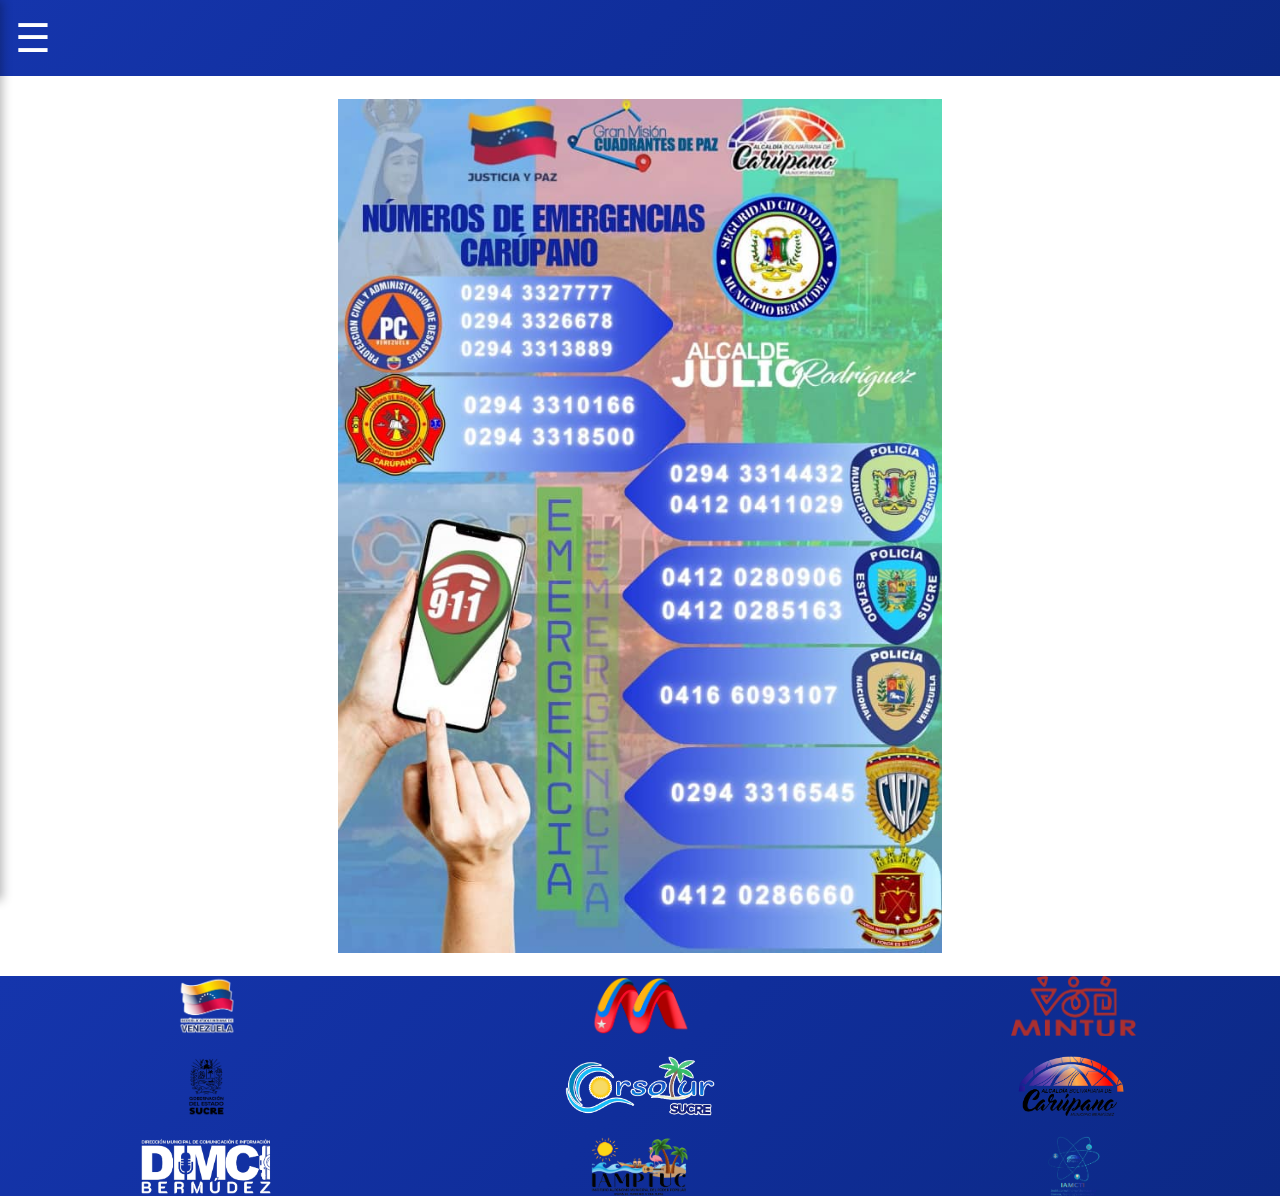
<file: segutidad.html>
<!DOCTYPE html>
<html lang="en">
<head>
    <meta charset="UTF-8">
    <meta name="viewport" content="width=device-width, initial-scale=1.0">
    <title>Document</title>
    <link rel="stylesheet" href="desplegabl.css">
    <link rel="stylesheet" href="riel.css">
    <link rel="stylesheet" href="pie.css">
    <link rel="stylesheet" href="estilo.css">
<link rel="stylesheet" href="seguridad.css">
</head>
<body>
    
    <!-- El checkbox controla el estado del menú -->
    <input type="checkbox" id="btn-nav" class="checkbox-menu">

    <!-- Botón para abrir (hamburguesa) -->
    <header class="header">
        <label for="btn-nav" class="btn-open">☰</label>
    </header>

    <!-- Menú lateral -->
<nav class="sidebar">
        <div class="sidebar-header">
            <h3>Carúpano</h3>
            <label for="btn-nav" class="btn-close">✕</label>
        </div>
   <!-- Dentro del <nav class="sidebar"> -->
<ul class="nav-links">
    <li><a href="index.html">Inicio</a></li>
    
    
    <!-- Item con Submenú -->
    <li class="item-has-submenu">
        <input type="checkbox" id="sub-btn-1" class="sub-checkbox">
        <label for="sub-btn-1" class="sub-label">
            Destinos turísticos  <span class="arrow">▼</span>
        </label>
        
        <ul class="submenu">
            <li><a href="playas.html">Playas </a></li>
            <li><a href="rios.html">Ríos y lagunas</a></li>
            <li><a href="plazas.html">Plazas </a></li>
            <li><a href="parques..html">Parques </a></li>
        </ul>
    </li>

      <li class="item-has-submenu">
        <input type="checkbox" id="sub-btn-4" class="sub-checkbox">
        <label for="sub-btn-4" class="sub-label">
         Otros sitios de interés  <span class="arrow">▼</span>
        </label>
        
        <ul class="submenu">
      
           
            <li><a href="otros_s.html">Sitios históricos </a></li>
            <li><a href="monumentos_r.html">Monumentos religiosos  </a></li>
           
        </ul>
    </li>

     <li class="item-has-submenu">
        <input type="checkbox" id="sub-btn-2" class="sub-checkbox">
        <label for="sub-btn-2" class="sub-label">
           Alojamiento  <span class="arrow">▼</span>
        </label>
        
        <ul class="submenu">
            <li><a href="hoteles.html">Hoteles </a></li>
            <li><a href="posadas.html">Posadas</a></li>
          
        </ul>
    </li>

    <li><a href="comidas_vrvidas.html">Alimentos y bebidas</a></li>
 

      <li class="item-has-submenu">
        <input type="checkbox" id="sub-btn-22" class="sub-checkbox">
        <label for="sub-btn-22" class="sub-label">
           Salud <span class="arrow">▼</span>
        </label>
        
        <ul class="submenu">
            <li><a href="salud.html">Centros de salud  </a></li>
            <li><a href="farmacia.html">Farmacias </a></li>
         
        </ul>
    </li>




     <li><a href="segutidad.html">Seguridad</a></li>


       <li class="item-has-submenu">
        <input type="checkbox" id="sub-btn-3" class="sub-checkbox">
        <label for="sub-btn-3" class="sub-label">
           Transporte  <span class="arrow">▼</span>
        </label>
        
        <ul class="submenu">
            <li><a href="urbano.html">Urbano </a></li>
        </ul>
    </li>   
      <li><a href="estacion_s.html">Estaciones de servicio    </a></li>
</ul>
    </nav>

<div class="escenario">
  <div class="marco-imagen">
    <img src="segu.jpeg" alt="Imagen centrada" class="imagen">
  </div>
</div>





<footer class="footer-institucional">
  <div class="fila-logos">
  <img src="ll1.png" alt="Logo 2">
   <img src="l6.png" alt="Logo 6">
   <img src="l5.png" alt="Logo 5">
  <img src="l3.PNG" alt="Logo 3">
   <img src="l4.png" alt="Logo 4">
  <img src="l7.png" alt="Logo 7">
    <img src="l9.PNG" alt="Logo 9">
    <img src="l1.png" alt="Logo 1">
    <img src="l8.png" alt="Logo 8">
   
  </div>
</footer>


</body>
</html>
</file>
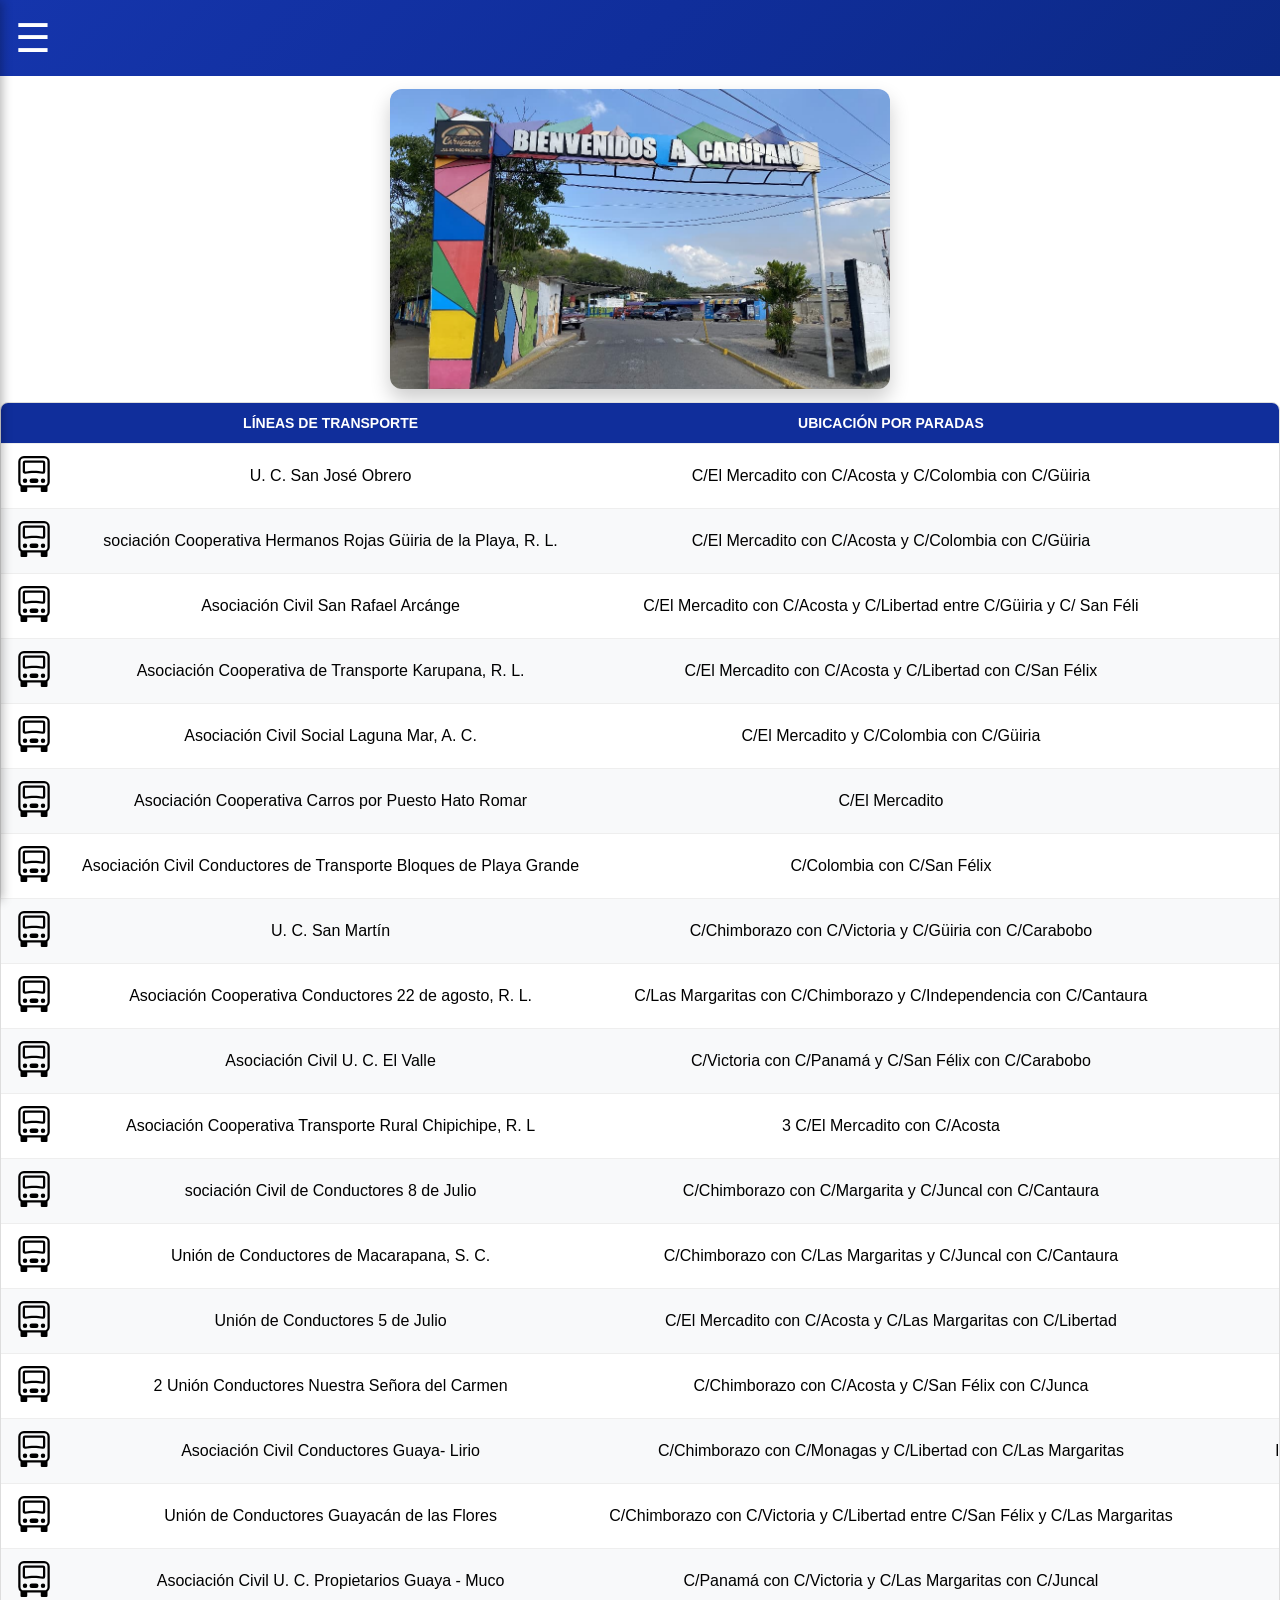
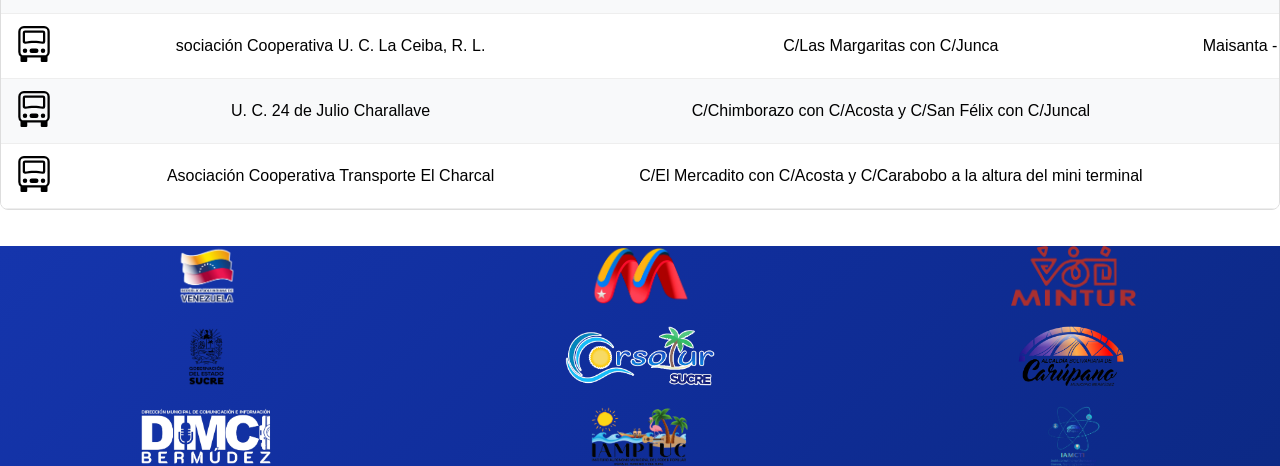
<file: urbano.html>
<!DOCTYPE html>
<html lang="en">
<head>
    <meta charset="UTF-8">
    <meta name="viewport" content="width=device-width, initial-scale=1.0">
    <title>Document</title>
    <link rel="stylesheet" href="desplegabl.css">
    <link rel="stylesheet" href="riel.css">
    <link rel="stylesheet" href="pie.css">
    <link rel="stylesheet" href="estilo.css">
    <link rel="stylesheet" href="cabeza.css">
    <link rel="stylesheet" href="tablas.css">
    <link rel="stylesheet" href="boto.css">
    <link rel="stylesheet" href="riel.css">
</head>
<body>
    
    <!-- El checkbox controla el estado del menú -->
    <input type="checkbox" id="btn-nav" class="checkbox-menu">

    <!-- Botón para abrir (hamburguesa) -->
    <header class="header">
        <label for="btn-nav" class="btn-open">☰</label>
    </header>

    <!-- Menú lateral -->
<nav class="sidebar">
        <div class="sidebar-header">
            <h3>Carúpano</h3>
            <label for="btn-nav" class="btn-close">✕</label>
        </div>
   <!-- Dentro del <nav class="sidebar"> -->
<ul class="nav-links">
    <li><a href="index.html">Inicio</a></li>
    
    
    <!-- Item con Submenú -->
    <li class="item-has-submenu">
        <input type="checkbox" id="sub-btn-1" class="sub-checkbox">
        <label for="sub-btn-1" class="sub-label">
            Destinos turísticos  <span class="arrow">▼</span>
        </label>
        
        <ul class="submenu">
            <li><a href="playas.html">Playas </a></li>
            <li><a href="rios.html">Ríos y lagunas</a></li>
            <li><a href="plazas.html">Plazas </a></li>
            <li><a href="parques..html">Parques </a></li>
        </ul>
    </li>

      <li class="item-has-submenu">
        <input type="checkbox" id="sub-btn-4" class="sub-checkbox">
        <label for="sub-btn-4" class="sub-label">
         Otros sitios de interés  <span class="arrow">▼</span>
        </label>
        
        <ul class="submenu">
      
           
            <li><a href="otros_s.html">Sitios históricos </a></li>
            <li><a href="monumentos_r.html">Monumentos religiosos  </a></li>
           
        </ul>
    </li>

     <li class="item-has-submenu">
        <input type="checkbox" id="sub-btn-2" class="sub-checkbox">
        <label for="sub-btn-2" class="sub-label">
           Alojamiento  <span class="arrow">▼</span>
        </label>
        
        <ul class="submenu">
            <li><a href="hoteles.html">Hoteles </a></li>
            <li><a href="posadas.html">Posadas</a></li>
          
        </ul>
    </li>

    <li><a href="comidas_vrvidas.html">Alimentos y bebidas</a></li>
 

      <li class="item-has-submenu">
        <input type="checkbox" id="sub-btn-22" class="sub-checkbox">
        <label for="sub-btn-22" class="sub-label">
           Salud <span class="arrow">▼</span>
        </label>
        
        <ul class="submenu">
            <li><a href="salud.html">Centros de salud  </a></li>
            <li><a href="farmacia.html">Farmacias </a></li>
         
        </ul>
    </li>




     <li><a href="segutidad.html">Seguridad</a></li>


       <li class="item-has-submenu">
        <input type="checkbox" id="sub-btn-3" class="sub-checkbox">
        <label for="sub-btn-3" class="sub-label">
           Transporte  <span class="arrow">▼</span>
        </label>
        
        <ul class="submenu">
            <li><a href="urbano.html">Urbano </a></li>
        </ul>
    </li>   
      <li><a href="estacion_s.html">Estaciones de servicio    </a></li>
</ul>
    </nav>
    
  <!-- riel de img (opcional) -->
    <div class="slider-container">
        <div class="slider-track">
            <img src="terminal.jpeg" alt="Paisaje 1">
            <img src="termi.jpeg" alt="Paisaje 2">
            <img src="tras.jpeg" alt="Paisaje 3">
             <img src="ferri.jpeg" alt="Paisaje 3">
              <img src="ferri2.jpeg" alt="Paisaje 3">
               <img src="aeropuerto.jpeg" alt="Paisaje 3">
           
        </div>
    </div>

      <!-- El contenedor es clave para el scroll en celulares -->
    <div class="table-container">
        <table>
            <thead>
                <tr>
                    <th></th>
                    <th>LÍNEAS DE TRANSPORTE</th>
                    <th>UBICACIÓN POR PARADAS</th>
                    <th>RUTA</th>
                </tr>
            </thead>
            <tbody>
                

                       <tr>
                    <td>
                 <svg xmlns="http://www.w3.org/2000/svg"
                  width="36"
                   height="36"
                    fill="currentColor"
                     class="bi bi-truck-front"
                      viewBox="0 0 16 16">
  <path d="M5 11a1 1 0 1 1-2 0 1 1 0 0 1 2 0m8 0a1 1 0 1 1-2 0 1 1 0 0 1 2 0m-6-1a1 1 0 1 0 0 2h2a1 1 0 1 0 0-2zM4 2a1 1 0 0 0-1 1v3.9c0 .625.562 1.092 1.17.994C5.075 7.747 6.792 7.5 8 7.5s2.925.247 3.83.394A1.008 1.008 0 0 0 13 6.9V3a1 1 0 0 0-1-1zm0 1h8v3.9q0 .002 0 0l-.002.004-.005.002h-.004C11.088 6.761 9.299 6.5 8 6.5s-3.088.26-3.99.406h-.003l-.005-.002L4 6.9q0 .002 0 0z"/>
  <path d="M1 2.5A2.5 2.5 0 0 1 3.5 0h9A2.5 2.5 0 0 1 15 2.5v9c0 .818-.393 1.544-1 2v2a.5.5 0 0 1-.5.5h-2a.5.5 0 0 1-.5-.5V14H5v1.5a.5.5 0 0 1-.5.5h-2a.5.5 0 0 1-.5-.5v-2a2.5 2.5 0 0 1-1-2zM3.5 1A1.5 1.5 0 0 0 2 2.5v9A1.5 1.5 0 0 0 3.5 13h9a1.5 1.5 0 0 0 1.5-1.5v-9A1.5 1.5 0 0 0 12.5 1z"/>
</svg>
                    </td>
                    <td>U. C. San José Obrero  </td>
                    <td>C/El Mercadito con C/Acosta y
C/Colombia con C/Güiria </td>
                    <td> Lebranche - Guaca - Mercado -
Centro (y viceversa)
</td>
                </tr>


                                 <tr>
                    <td>
                 <svg xmlns="http://www.w3.org/2000/svg"
                  width="36"
                   height="36"
                    fill="currentColor"
                     class="bi bi-truck-front"
                      viewBox="0 0 16 16">
  <path d="M5 11a1 1 0 1 1-2 0 1 1 0 0 1 2 0m8 0a1 1 0 1 1-2 0 1 1 0 0 1 2 0m-6-1a1 1 0 1 0 0 2h2a1 1 0 1 0 0-2zM4 2a1 1 0 0 0-1 1v3.9c0 .625.562 1.092 1.17.994C5.075 7.747 6.792 7.5 8 7.5s2.925.247 3.83.394A1.008 1.008 0 0 0 13 6.9V3a1 1 0 0 0-1-1zm0 1h8v3.9q0 .002 0 0l-.002.004-.005.002h-.004C11.088 6.761 9.299 6.5 8 6.5s-3.088.26-3.99.406h-.003l-.005-.002L4 6.9q0 .002 0 0z"/>
  <path d="M1 2.5A2.5 2.5 0 0 1 3.5 0h9A2.5 2.5 0 0 1 15 2.5v9c0 .818-.393 1.544-1 2v2a.5.5 0 0 1-.5.5h-2a.5.5 0 0 1-.5-.5V14H5v1.5a.5.5 0 0 1-.5.5h-2a.5.5 0 0 1-.5-.5v-2a2.5 2.5 0 0 1-1-2zM3.5 1A1.5 1.5 0 0 0 2 2.5v9A1.5 1.5 0 0 0 3.5 13h9a1.5 1.5 0 0 0 1.5-1.5v-9A1.5 1.5 0 0 0 12.5 1z"/>
</svg>
                    </td>
                    <td>sociación Cooperativa Hermanos
Rojas Güiria de la Playa, R. L.  </td>
                    <td>C/El Mercadito con C/Acosta y
C/Colombia con C/Güiria </td>
                    <td> Playa Patilla - Güiria de la Playa -
Centro - Mercado (y viceversa)
</td>
                </tr>
                
                             <tr>
                    <td>
                 <svg xmlns="http://www.w3.org/2000/svg"
                  width="36"
                   height="36"
                    fill="currentColor"
                     class="bi bi-truck-front"
                      viewBox="0 0 16 16">
  <path d="M5 11a1 1 0 1 1-2 0 1 1 0 0 1 2 0m8 0a1 1 0 1 1-2 0 1 1 0 0 1 2 0m-6-1a1 1 0 1 0 0 2h2a1 1 0 1 0 0-2zM4 2a1 1 0 0 0-1 1v3.9c0 .625.562 1.092 1.17.994C5.075 7.747 6.792 7.5 8 7.5s2.925.247 3.83.394A1.008 1.008 0 0 0 13 6.9V3a1 1 0 0 0-1-1zm0 1h8v3.9q0 .002 0 0l-.002.004-.005.002h-.004C11.088 6.761 9.299 6.5 8 6.5s-3.088.26-3.99.406h-.003l-.005-.002L4 6.9q0 .002 0 0z"/>
  <path d="M1 2.5A2.5 2.5 0 0 1 3.5 0h9A2.5 2.5 0 0 1 15 2.5v9c0 .818-.393 1.544-1 2v2a.5.5 0 0 1-.5.5h-2a.5.5 0 0 1-.5-.5V14H5v1.5a.5.5 0 0 1-.5.5h-2a.5.5 0 0 1-.5-.5v-2a2.5 2.5 0 0 1-1-2zM3.5 1A1.5 1.5 0 0 0 2 2.5v9A1.5 1.5 0 0 0 3.5 13h9a1.5 1.5 0 0 0 1.5-1.5v-9A1.5 1.5 0 0 0 12.5 1z"/>
</svg>
                    </td>
                    <td>Asociación Civil San Rafael Arcánge  </td>
                    <td>C/El Mercadito con C/Acosta y
C/Libertad entre C/Güiria y C/
San Féli </td>
                    <td> Playa Grande Arriba - Mercado -
Centro (y viceversa)
</td>
                </tr>
                
                
                            <tr>
                    <td>
                 <svg xmlns="http://www.w3.org/2000/svg"
                  width="36"
                   height="36"
                    fill="currentColor"
                     class="bi bi-truck-front"
                      viewBox="0 0 16 16">
  <path d="M5 11a1 1 0 1 1-2 0 1 1 0 0 1 2 0m8 0a1 1 0 1 1-2 0 1 1 0 0 1 2 0m-6-1a1 1 0 1 0 0 2h2a1 1 0 1 0 0-2zM4 2a1 1 0 0 0-1 1v3.9c0 .625.562 1.092 1.17.994C5.075 7.747 6.792 7.5 8 7.5s2.925.247 3.83.394A1.008 1.008 0 0 0 13 6.9V3a1 1 0 0 0-1-1zm0 1h8v3.9q0 .002 0 0l-.002.004-.005.002h-.004C11.088 6.761 9.299 6.5 8 6.5s-3.088.26-3.99.406h-.003l-.005-.002L4 6.9q0 .002 0 0z"/>
  <path d="M1 2.5A2.5 2.5 0 0 1 3.5 0h9A2.5 2.5 0 0 1 15 2.5v9c0 .818-.393 1.544-1 2v2a.5.5 0 0 1-.5.5h-2a.5.5 0 0 1-.5-.5V14H5v1.5a.5.5 0 0 1-.5.5h-2a.5.5 0 0 1-.5-.5v-2a2.5 2.5 0 0 1-1-2zM3.5 1A1.5 1.5 0 0 0 2 2.5v9A1.5 1.5 0 0 0 3.5 13h9a1.5 1.5 0 0 0 1.5-1.5v-9A1.5 1.5 0 0 0 12.5 1z"/>
</svg>
                    </td>
                    <td>Asociación Cooperativa de Transporte
Karupana, R. L. </td>
                    <td>C/El Mercadito con C/Acosta y
C/Libertad con C/San Félix </td>
                    <td> Centro - Playa Grande - Londres (y
viceversa
</td>
                </tr>         

                          <tr>
                    <td>
                 <svg xmlns="http://www.w3.org/2000/svg"
                  width="36"
                   height="36"
                    fill="currentColor"
                     class="bi bi-truck-front"
                      viewBox="0 0 16 16">
  <path d="M5 11a1 1 0 1 1-2 0 1 1 0 0 1 2 0m8 0a1 1 0 1 1-2 0 1 1 0 0 1 2 0m-6-1a1 1 0 1 0 0 2h2a1 1 0 1 0 0-2zM4 2a1 1 0 0 0-1 1v3.9c0 .625.562 1.092 1.17.994C5.075 7.747 6.792 7.5 8 7.5s2.925.247 3.83.394A1.008 1.008 0 0 0 13 6.9V3a1 1 0 0 0-1-1zm0 1h8v3.9q0 .002 0 0l-.002.004-.005.002h-.004C11.088 6.761 9.299 6.5 8 6.5s-3.088.26-3.99.406h-.003l-.005-.002L4 6.9q0 .002 0 0z"/>
  <path d="M1 2.5A2.5 2.5 0 0 1 3.5 0h9A2.5 2.5 0 0 1 15 2.5v9c0 .818-.393 1.544-1 2v2a.5.5 0 0 1-.5.5h-2a.5.5 0 0 1-.5-.5V14H5v1.5a.5.5 0 0 1-.5.5h-2a.5.5 0 0 1-.5-.5v-2a2.5 2.5 0 0 1-1-2zM3.5 1A1.5 1.5 0 0 0 2 2.5v9A1.5 1.5 0 0 0 3.5 13h9a1.5 1.5 0 0 0 1.5-1.5v-9A1.5 1.5 0 0 0 12.5 1z"/>
</svg>
                    </td>
                    <td>Asociación Civil Social Laguna
Mar, A. C. </td>
                    <td>C/El Mercadito y C/Colombia
con C/Güiria </td>
                    <td>Playa Patilla - Pica de Evaristo I -
Güiria - Centro - Mercado (y
viceversa)
</td>
                </tr>
  

                             <tr>
                    <td>
                 <svg xmlns="http://www.w3.org/2000/svg"
                  width="36"
                   height="36"
                    fill="currentColor"
                     class="bi bi-truck-front"
                      viewBox="0 0 16 16">
  <path d="M5 11a1 1 0 1 1-2 0 1 1 0 0 1 2 0m8 0a1 1 0 1 1-2 0 1 1 0 0 1 2 0m-6-1a1 1 0 1 0 0 2h2a1 1 0 1 0 0-2zM4 2a1 1 0 0 0-1 1v3.9c0 .625.562 1.092 1.17.994C5.075 7.747 6.792 7.5 8 7.5s2.925.247 3.83.394A1.008 1.008 0 0 0 13 6.9V3a1 1 0 0 0-1-1zm0 1h8v3.9q0 .002 0 0l-.002.004-.005.002h-.004C11.088 6.761 9.299 6.5 8 6.5s-3.088.26-3.99.406h-.003l-.005-.002L4 6.9q0 .002 0 0z"/>
  <path d="M1 2.5A2.5 2.5 0 0 1 3.5 0h9A2.5 2.5 0 0 1 15 2.5v9c0 .818-.393 1.544-1 2v2a.5.5 0 0 1-.5.5h-2a.5.5 0 0 1-.5-.5V14H5v1.5a.5.5 0 0 1-.5.5h-2a.5.5 0 0 1-.5-.5v-2a2.5 2.5 0 0 1-1-2zM3.5 1A1.5 1.5 0 0 0 2 2.5v9A1.5 1.5 0 0 0 3.5 13h9a1.5 1.5 0 0 0 1.5-1.5v-9A1.5 1.5 0 0 0 12.5 1z"/>
</svg>
                    </td>
                    <td>Asociación Cooperativa Carros
por Puesto Hato Romar   </td>
                    <td>C/El Mercadito  </td>
                    <td> Hato Romar - Parquecito -
Mercado - Centro (y viceversa)
</td>
                </tr>
                
                
                             <tr>
                    <td>
                 <svg xmlns="http://www.w3.org/2000/svg"
                  width="36"
                   height="36"
                    fill="currentColor"
                     class="bi bi-truck-front"
                      viewBox="0 0 16 16">
  <path d="M5 11a1 1 0 1 1-2 0 1 1 0 0 1 2 0m8 0a1 1 0 1 1-2 0 1 1 0 0 1 2 0m-6-1a1 1 0 1 0 0 2h2a1 1 0 1 0 0-2zM4 2a1 1 0 0 0-1 1v3.9c0 .625.562 1.092 1.17.994C5.075 7.747 6.792 7.5 8 7.5s2.925.247 3.83.394A1.008 1.008 0 0 0 13 6.9V3a1 1 0 0 0-1-1zm0 1h8v3.9q0 .002 0 0l-.002.004-.005.002h-.004C11.088 6.761 9.299 6.5 8 6.5s-3.088.26-3.99.406h-.003l-.005-.002L4 6.9q0 .002 0 0z"/>
  <path d="M1 2.5A2.5 2.5 0 0 1 3.5 0h9A2.5 2.5 0 0 1 15 2.5v9c0 .818-.393 1.544-1 2v2a.5.5 0 0 1-.5.5h-2a.5.5 0 0 1-.5-.5V14H5v1.5a.5.5 0 0 1-.5.5h-2a.5.5 0 0 1-.5-.5v-2a2.5 2.5 0 0 1-1-2zM3.5 1A1.5 1.5 0 0 0 2 2.5v9A1.5 1.5 0 0 0 3.5 13h9a1.5 1.5 0 0 0 1.5-1.5v-9A1.5 1.5 0 0 0 12.5 1z"/>
</svg>
                    </td>
                    <td>Asociación Civil Conductores de Transporte
Bloques de Playa Grande  </td>
                    <td>C/Colombia con C/San Félix  </td>
                    <td> Urb. Augusto Malavé Villaba -
Centro - Mercado (y viceversa)
</td>
                </tr>
                
                

                              <tr>
                    <td>
                 <svg xmlns="http://www.w3.org/2000/svg"
                  width="36"
                   height="36"
                    fill="currentColor"
                     class="bi bi-truck-front"
                      viewBox="0 0 16 16">
  <path d="M5 11a1 1 0 1 1-2 0 1 1 0 0 1 2 0m8 0a1 1 0 1 1-2 0 1 1 0 0 1 2 0m-6-1a1 1 0 1 0 0 2h2a1 1 0 1 0 0-2zM4 2a1 1 0 0 0-1 1v3.9c0 .625.562 1.092 1.17.994C5.075 7.747 6.792 7.5 8 7.5s2.925.247 3.83.394A1.008 1.008 0 0 0 13 6.9V3a1 1 0 0 0-1-1zm0 1h8v3.9q0 .002 0 0l-.002.004-.005.002h-.004C11.088 6.761 9.299 6.5 8 6.5s-3.088.26-3.99.406h-.003l-.005-.002L4 6.9q0 .002 0 0z"/>
  <path d="M1 2.5A2.5 2.5 0 0 1 3.5 0h9A2.5 2.5 0 0 1 15 2.5v9c0 .818-.393 1.544-1 2v2a.5.5 0 0 1-.5.5h-2a.5.5 0 0 1-.5-.5V14H5v1.5a.5.5 0 0 1-.5.5h-2a.5.5 0 0 1-.5-.5v-2a2.5 2.5 0 0 1-1-2zM3.5 1A1.5 1.5 0 0 0 2 2.5v9A1.5 1.5 0 0 0 3.5 13h9a1.5 1.5 0 0 0 1.5-1.5v-9A1.5 1.5 0 0 0 12.5 1z"/>
</svg>
                    </td>
                    <td>U. C. San Martín </td>
                    <td>C/Chimborazo con C/Victoria y
C/Güiria con C/Carabobo </td>
                    <td> San Martín - Av. Circunvalación Sur
- Centro - Mercado (y viceversa)
</td>
                </tr> 
                
                
                            <tr>
                    <td>
                 <svg xmlns="http://www.w3.org/2000/svg"
                  width="36"
                   height="36"
                    fill="currentColor"
                     class="bi bi-truck-front"
                      viewBox="0 0 16 16">
  <path d="M5 11a1 1 0 1 1-2 0 1 1 0 0 1 2 0m8 0a1 1 0 1 1-2 0 1 1 0 0 1 2 0m-6-1a1 1 0 1 0 0 2h2a1 1 0 1 0 0-2zM4 2a1 1 0 0 0-1 1v3.9c0 .625.562 1.092 1.17.994C5.075 7.747 6.792 7.5 8 7.5s2.925.247 3.83.394A1.008 1.008 0 0 0 13 6.9V3a1 1 0 0 0-1-1zm0 1h8v3.9q0 .002 0 0l-.002.004-.005.002h-.004C11.088 6.761 9.299 6.5 8 6.5s-3.088.26-3.99.406h-.003l-.005-.002L4 6.9q0 .002 0 0z"/>
  <path d="M1 2.5A2.5 2.5 0 0 1 3.5 0h9A2.5 2.5 0 0 1 15 2.5v9c0 .818-.393 1.544-1 2v2a.5.5 0 0 1-.5.5h-2a.5.5 0 0 1-.5-.5V14H5v1.5a.5.5 0 0 1-.5.5h-2a.5.5 0 0 1-.5-.5v-2a2.5 2.5 0 0 1-1-2zM3.5 1A1.5 1.5 0 0 0 2 2.5v9A1.5 1.5 0 0 0 3.5 13h9a1.5 1.5 0 0 0 1.5-1.5v-9A1.5 1.5 0 0 0 12.5 1z"/>
</svg>
                    </td>
                    <td>Asociación Cooperativa Conductores
22 de agosto, R. L. </td>
                    <td>C/Las Margaritas con
C/Chimborazo y
C/Independencia con
C/Cantaura </td>
                    <td> 22 de Agosto - Curacho - Centro -
Mercado - Av. Circunvalación Sur (y
viceversa)
</td>
                </tr>
                
                
                            <tr>
                    <td>
                 <svg xmlns="http://www.w3.org/2000/svg"
                  width="36"
                   height="36"
                    fill="currentColor"
                     class="bi bi-truck-front"
                      viewBox="0 0 16 16">
  <path d="M5 11a1 1 0 1 1-2 0 1 1 0 0 1 2 0m8 0a1 1 0 1 1-2 0 1 1 0 0 1 2 0m-6-1a1 1 0 1 0 0 2h2a1 1 0 1 0 0-2zM4 2a1 1 0 0 0-1 1v3.9c0 .625.562 1.092 1.17.994C5.075 7.747 6.792 7.5 8 7.5s2.925.247 3.83.394A1.008 1.008 0 0 0 13 6.9V3a1 1 0 0 0-1-1zm0 1h8v3.9q0 .002 0 0l-.002.004-.005.002h-.004C11.088 6.761 9.299 6.5 8 6.5s-3.088.26-3.99.406h-.003l-.005-.002L4 6.9q0 .002 0 0z"/>
  <path d="M1 2.5A2.5 2.5 0 0 1 3.5 0h9A2.5 2.5 0 0 1 15 2.5v9c0 .818-.393 1.544-1 2v2a.5.5 0 0 1-.5.5h-2a.5.5 0 0 1-.5-.5V14H5v1.5a.5.5 0 0 1-.5.5h-2a.5.5 0 0 1-.5-.5v-2a2.5 2.5 0 0 1-1-2zM3.5 1A1.5 1.5 0 0 0 2 2.5v9A1.5 1.5 0 0 0 3.5 13h9a1.5 1.5 0 0 0 1.5-1.5v-9A1.5 1.5 0 0 0 12.5 1z"/>
</svg>
                    </td>
                    <td>Asociación Civil U. C. El Valle  </td>
                    <td>C/Victoria con C/Panamá y
C/San Félix con C/Carabobo </td>
                    <td> El Valle - Centro (y viceversa)
</td>
                </tr>
                
                

                          <tr>
                    <td>
                 <svg xmlns="http://www.w3.org/2000/svg"
                  width="36"
                   height="36"
                    fill="currentColor"
                     class="bi bi-truck-front"
                      viewBox="0 0 16 16">
  <path d="M5 11a1 1 0 1 1-2 0 1 1 0 0 1 2 0m8 0a1 1 0 1 1-2 0 1 1 0 0 1 2 0m-6-1a1 1 0 1 0 0 2h2a1 1 0 1 0 0-2zM4 2a1 1 0 0 0-1 1v3.9c0 .625.562 1.092 1.17.994C5.075 7.747 6.792 7.5 8 7.5s2.925.247 3.83.394A1.008 1.008 0 0 0 13 6.9V3a1 1 0 0 0-1-1zm0 1h8v3.9q0 .002 0 0l-.002.004-.005.002h-.004C11.088 6.761 9.299 6.5 8 6.5s-3.088.26-3.99.406h-.003l-.005-.002L4 6.9q0 .002 0 0z"/>
  <path d="M1 2.5A2.5 2.5 0 0 1 3.5 0h9A2.5 2.5 0 0 1 15 2.5v9c0 .818-.393 1.544-1 2v2a.5.5 0 0 1-.5.5h-2a.5.5 0 0 1-.5-.5V14H5v1.5a.5.5 0 0 1-.5.5h-2a.5.5 0 0 1-.5-.5v-2a2.5 2.5 0 0 1-1-2zM3.5 1A1.5 1.5 0 0 0 2 2.5v9A1.5 1.5 0 0 0 3.5 13h9a1.5 1.5 0 0 0 1.5-1.5v-9A1.5 1.5 0 0 0 12.5 1z"/>
</svg>
                    </td>
                    <td>Asociación Cooperativa Transporte Rural
Chipichipe, R. L </td>
                    <td>3 C/El Mercadito con C/Acosta </td>
                    <td> Maturincito - Chipichipe - Mercado
- Centro (y viceversa)
                </tr>
                
                


                             <tr>
                    <td>
                 <svg xmlns="http://www.w3.org/2000/svg"
                  width="36"
                   height="36"
                    fill="currentColor"
                     class="bi bi-truck-front"
                      viewBox="0 0 16 16">
  <path d="M5 11a1 1 0 1 1-2 0 1 1 0 0 1 2 0m8 0a1 1 0 1 1-2 0 1 1 0 0 1 2 0m-6-1a1 1 0 1 0 0 2h2a1 1 0 1 0 0-2zM4 2a1 1 0 0 0-1 1v3.9c0 .625.562 1.092 1.17.994C5.075 7.747 6.792 7.5 8 7.5s2.925.247 3.83.394A1.008 1.008 0 0 0 13 6.9V3a1 1 0 0 0-1-1zm0 1h8v3.9q0 .002 0 0l-.002.004-.005.002h-.004C11.088 6.761 9.299 6.5 8 6.5s-3.088.26-3.99.406h-.003l-.005-.002L4 6.9q0 .002 0 0z"/>
  <path d="M1 2.5A2.5 2.5 0 0 1 3.5 0h9A2.5 2.5 0 0 1 15 2.5v9c0 .818-.393 1.544-1 2v2a.5.5 0 0 1-.5.5h-2a.5.5 0 0 1-.5-.5V14H5v1.5a.5.5 0 0 1-.5.5h-2a.5.5 0 0 1-.5-.5v-2a2.5 2.5 0 0 1-1-2zM3.5 1A1.5 1.5 0 0 0 2 2.5v9A1.5 1.5 0 0 0 3.5 13h9a1.5 1.5 0 0 0 1.5-1.5v-9A1.5 1.5 0 0 0 12.5 1z"/>
</svg>
                    </td>
                    <td>sociación Civil de Conductores 8
de Julio  </td>
                    <td>C/Chimborazo con C/Margarita
y C/Juncal con C/Cantaura</td>
                    <td> Las Viviendas de Macarapana -
8 de Julio - Av. Ché Guevara -
Centro - Mercado (y viceversa)
</td>
                </tr>
                
                

     
                                     <tr>
                    <td>
                 <svg xmlns="http://www.w3.org/2000/svg"
                  width="36"
                   height="36"
                    fill="currentColor"
                     class="bi bi-truck-front"
                      viewBox="0 0 16 16">
  <path d="M5 11a1 1 0 1 1-2 0 1 1 0 0 1 2 0m8 0a1 1 0 1 1-2 0 1 1 0 0 1 2 0m-6-1a1 1 0 1 0 0 2h2a1 1 0 1 0 0-2zM4 2a1 1 0 0 0-1 1v3.9c0 .625.562 1.092 1.17.994C5.075 7.747 6.792 7.5 8 7.5s2.925.247 3.83.394A1.008 1.008 0 0 0 13 6.9V3a1 1 0 0 0-1-1zm0 1h8v3.9q0 .002 0 0l-.002.004-.005.002h-.004C11.088 6.761 9.299 6.5 8 6.5s-3.088.26-3.99.406h-.003l-.005-.002L4 6.9q0 .002 0 0z"/>
  <path d="M1 2.5A2.5 2.5 0 0 1 3.5 0h9A2.5 2.5 0 0 1 15 2.5v9c0 .818-.393 1.544-1 2v2a.5.5 0 0 1-.5.5h-2a.5.5 0 0 1-.5-.5V14H5v1.5a.5.5 0 0 1-.5.5h-2a.5.5 0 0 1-.5-.5v-2a2.5 2.5 0 0 1-1-2zM3.5 1A1.5 1.5 0 0 0 2 2.5v9A1.5 1.5 0 0 0 3.5 13h9a1.5 1.5 0 0 0 1.5-1.5v-9A1.5 1.5 0 0 0 12.5 1z"/>
</svg>
                    </td>
                    <td>Unión de Conductores de Macarapana, S.
C.   </td>
                    <td>C/Chimborazo con C/Las
Margaritas y C/Juncal con
C/Cantaura </td>
                    <td> Las Viviendas de Macarapana -
Camino de Macarapana - Centro -
Mercado (y viceversa)
</td>
                </tr>

                             <tr>
                    <td>
                 <svg xmlns="http://www.w3.org/2000/svg"
                  width="36"
                   height="36"
                    fill="currentColor"
                     class="bi bi-truck-front"
                      viewBox="0 0 16 16">
  <path d="M5 11a1 1 0 1 1-2 0 1 1 0 0 1 2 0m8 0a1 1 0 1 1-2 0 1 1 0 0 1 2 0m-6-1a1 1 0 1 0 0 2h2a1 1 0 1 0 0-2zM4 2a1 1 0 0 0-1 1v3.9c0 .625.562 1.092 1.17.994C5.075 7.747 6.792 7.5 8 7.5s2.925.247 3.83.394A1.008 1.008 0 0 0 13 6.9V3a1 1 0 0 0-1-1zm0 1h8v3.9q0 .002 0 0l-.002.004-.005.002h-.004C11.088 6.761 9.299 6.5 8 6.5s-3.088.26-3.99.406h-.003l-.005-.002L4 6.9q0 .002 0 0z"/>
  <path d="M1 2.5A2.5 2.5 0 0 1 3.5 0h9A2.5 2.5 0 0 1 15 2.5v9c0 .818-.393 1.544-1 2v2a.5.5 0 0 1-.5.5h-2a.5.5 0 0 1-.5-.5V14H5v1.5a.5.5 0 0 1-.5.5h-2a.5.5 0 0 1-.5-.5v-2a2.5 2.5 0 0 1-1-2zM3.5 1A1.5 1.5 0 0 0 2 2.5v9A1.5 1.5 0 0 0 3.5 13h9a1.5 1.5 0 0 0 1.5-1.5v-9A1.5 1.5 0 0 0 12.5 1z"/>
</svg>
                    </td>
                    <td> Unión de Conductores 5
de Julio  </td>
                    <td>C/El Mercadito con C/Acosta y
C/Las Margaritas con C/Libertad </td>
                    <td> Club de Leones - Troncal 10 -
Mercado - Centro (y viceversa)
</td>
                </tr>
                
        
                                     <tr>
                    <td>
                 <svg xmlns="http://www.w3.org/2000/svg"
                  width="36"
                   height="36"
                    fill="currentColor"
                     class="bi bi-truck-front"
                      viewBox="0 0 16 16">
  <path d="M5 11a1 1 0 1 1-2 0 1 1 0 0 1 2 0m8 0a1 1 0 1 1-2 0 1 1 0 0 1 2 0m-6-1a1 1 0 1 0 0 2h2a1 1 0 1 0 0-2zM4 2a1 1 0 0 0-1 1v3.9c0 .625.562 1.092 1.17.994C5.075 7.747 6.792 7.5 8 7.5s2.925.247 3.83.394A1.008 1.008 0 0 0 13 6.9V3a1 1 0 0 0-1-1zm0 1h8v3.9q0 .002 0 0l-.002.004-.005.002h-.004C11.088 6.761 9.299 6.5 8 6.5s-3.088.26-3.99.406h-.003l-.005-.002L4 6.9q0 .002 0 0z"/>
  <path d="M1 2.5A2.5 2.5 0 0 1 3.5 0h9A2.5 2.5 0 0 1 15 2.5v9c0 .818-.393 1.544-1 2v2a.5.5 0 0 1-.5.5h-2a.5.5 0 0 1-.5-.5V14H5v1.5a.5.5 0 0 1-.5.5h-2a.5.5 0 0 1-.5-.5v-2a2.5 2.5 0 0 1-1-2zM3.5 1A1.5 1.5 0 0 0 2 2.5v9A1.5 1.5 0 0 0 3.5 13h9a1.5 1.5 0 0 0 1.5-1.5v-9A1.5 1.5 0 0 0 12.5 1z"/>
</svg>
                    </td>
                    <td>2 Unión Conductores Nuestra
Señora del Carmen </td>
                    <td>C/Chimborazo con C/Acosta y
C/San Félix con C/Junca </td>
                    <td> La Vega - La Planta - Inces - Centro -
Mercado (y viceversa)
</td>
                </tr>


                              <tr>
                    <td>
                 <svg xmlns="http://www.w3.org/2000/svg"
                  width="36"
                   height="36"
                    fill="currentColor"
                     class="bi bi-truck-front"
                      viewBox="0 0 16 16">
  <path d="M5 11a1 1 0 1 1-2 0 1 1 0 0 1 2 0m8 0a1 1 0 1 1-2 0 1 1 0 0 1 2 0m-6-1a1 1 0 1 0 0 2h2a1 1 0 1 0 0-2zM4 2a1 1 0 0 0-1 1v3.9c0 .625.562 1.092 1.17.994C5.075 7.747 6.792 7.5 8 7.5s2.925.247 3.83.394A1.008 1.008 0 0 0 13 6.9V3a1 1 0 0 0-1-1zm0 1h8v3.9q0 .002 0 0l-.002.004-.005.002h-.004C11.088 6.761 9.299 6.5 8 6.5s-3.088.26-3.99.406h-.003l-.005-.002L4 6.9q0 .002 0 0z"/>
  <path d="M1 2.5A2.5 2.5 0 0 1 3.5 0h9A2.5 2.5 0 0 1 15 2.5v9c0 .818-.393 1.544-1 2v2a.5.5 0 0 1-.5.5h-2a.5.5 0 0 1-.5-.5V14H5v1.5a.5.5 0 0 1-.5.5h-2a.5.5 0 0 1-.5-.5v-2a2.5 2.5 0 0 1-1-2zM3.5 1A1.5 1.5 0 0 0 2 2.5v9A1.5 1.5 0 0 0 3.5 13h9a1.5 1.5 0 0 0 1.5-1.5v-9A1.5 1.5 0 0 0 12.5 1z"/>
</svg>
                    </td>
                    <td>Asociación Civil Conductores Guaya-
Lirio  </td>
                    <td>C/Chimborazo con C/Monagas y
C/Libertad con C/Las Margaritas
</td>
<td>
    
l Lirio - Los Cocos - Ambulatorio
Pachico Aguilera - UDO - Av.
Universitaria - Centro - Mercado (y
viceversa)
</td>
                </tr>
                
                
                            <tr>
                    <td>
                 <svg xmlns="http://www.w3.org/2000/svg"
                  width="36"
                   height="36"
                    fill="currentColor"
                     class="bi bi-truck-front"
                      viewBox="0 0 16 16">
  <path d="M5 11a1 1 0 1 1-2 0 1 1 0 0 1 2 0m8 0a1 1 0 1 1-2 0 1 1 0 0 1 2 0m-6-1a1 1 0 1 0 0 2h2a1 1 0 1 0 0-2zM4 2a1 1 0 0 0-1 1v3.9c0 .625.562 1.092 1.17.994C5.075 7.747 6.792 7.5 8 7.5s2.925.247 3.83.394A1.008 1.008 0 0 0 13 6.9V3a1 1 0 0 0-1-1zm0 1h8v3.9q0 .002 0 0l-.002.004-.005.002h-.004C11.088 6.761 9.299 6.5 8 6.5s-3.088.26-3.99.406h-.003l-.005-.002L4 6.9q0 .002 0 0z"/>
  <path d="M1 2.5A2.5 2.5 0 0 1 3.5 0h9A2.5 2.5 0 0 1 15 2.5v9c0 .818-.393 1.544-1 2v2a.5.5 0 0 1-.5.5h-2a.5.5 0 0 1-.5-.5V14H5v1.5a.5.5 0 0 1-.5.5h-2a.5.5 0 0 1-.5-.5v-2a2.5 2.5 0 0 1-1-2zM3.5 1A1.5 1.5 0 0 0 2 2.5v9A1.5 1.5 0 0 0 3.5 13h9a1.5 1.5 0 0 0 1.5-1.5v-9A1.5 1.5 0 0 0 12.5 1z"/>
</svg>
                    </td>
                    <td>Unión de Conductores Guayacán
de las Flores  </td>
                    <td>C/Chimborazo con C/Victoria y
C/Libertad entre C/San Félix y
C/Las Margaritas </td>
                    <td> Guayacán de las Flores - Av.
Universitaria - Centro - Mercado (y
viceversa)
</td>
                </tr>
                
                

                             <tr>
                    <td>
                 <svg xmlns="http://www.w3.org/2000/svg"
                  width="36"
                   height="36"
                    fill="currentColor"
                     class="bi bi-truck-front"
                      viewBox="0 0 16 16">
  <path d="M5 11a1 1 0 1 1-2 0 1 1 0 0 1 2 0m8 0a1 1 0 1 1-2 0 1 1 0 0 1 2 0m-6-1a1 1 0 1 0 0 2h2a1 1 0 1 0 0-2zM4 2a1 1 0 0 0-1 1v3.9c0 .625.562 1.092 1.17.994C5.075 7.747 6.792 7.5 8 7.5s2.925.247 3.83.394A1.008 1.008 0 0 0 13 6.9V3a1 1 0 0 0-1-1zm0 1h8v3.9q0 .002 0 0l-.002.004-.005.002h-.004C11.088 6.761 9.299 6.5 8 6.5s-3.088.26-3.99.406h-.003l-.005-.002L4 6.9q0 .002 0 0z"/>
  <path d="M1 2.5A2.5 2.5 0 0 1 3.5 0h9A2.5 2.5 0 0 1 15 2.5v9c0 .818-.393 1.544-1 2v2a.5.5 0 0 1-.5.5h-2a.5.5 0 0 1-.5-.5V14H5v1.5a.5.5 0 0 1-.5.5h-2a.5.5 0 0 1-.5-.5v-2a2.5 2.5 0 0 1-1-2zM3.5 1A1.5 1.5 0 0 0 2 2.5v9A1.5 1.5 0 0 0 3.5 13h9a1.5 1.5 0 0 0 1.5-1.5v-9A1.5 1.5 0 0 0 12.5 1z"/>
</svg>
                    </td>
                    <td>Asociación Civil U. C. Propietarios
Guaya - Muco </td>
                    <td>C/Panamá con C/Victoria y
C/Las Margaritas con C/Juncal </td>
                    <td>El Muco - Manuel Salvador Salinas -
Av. Universitaria - Centro -
Mercado (y viceversa)
</td>
                </tr>
                
                
                            <tr>
                    <td>
                 <svg xmlns="http://www.w3.org/2000/svg"
                  width="36"
                   height="36"
                    fill="currentColor"
                     class="bi bi-truck-front"
                      viewBox="0 0 16 16">
  <path d="M5 11a1 1 0 1 1-2 0 1 1 0 0 1 2 0m8 0a1 1 0 1 1-2 0 1 1 0 0 1 2 0m-6-1a1 1 0 1 0 0 2h2a1 1 0 1 0 0-2zM4 2a1 1 0 0 0-1 1v3.9c0 .625.562 1.092 1.17.994C5.075 7.747 6.792 7.5 8 7.5s2.925.247 3.83.394A1.008 1.008 0 0 0 13 6.9V3a1 1 0 0 0-1-1zm0 1h8v3.9q0 .002 0 0l-.002.004-.005.002h-.004C11.088 6.761 9.299 6.5 8 6.5s-3.088.26-3.99.406h-.003l-.005-.002L4 6.9q0 .002 0 0z"/>
  <path d="M1 2.5A2.5 2.5 0 0 1 3.5 0h9A2.5 2.5 0 0 1 15 2.5v9c0 .818-.393 1.544-1 2v2a.5.5 0 0 1-.5.5h-2a.5.5 0 0 1-.5-.5V14H5v1.5a.5.5 0 0 1-.5.5h-2a.5.5 0 0 1-.5-.5v-2a2.5 2.5 0 0 1-1-2zM3.5 1A1.5 1.5 0 0 0 2 2.5v9A1.5 1.5 0 0 0 3.5 13h9a1.5 1.5 0 0 0 1.5-1.5v-9A1.5 1.5 0 0 0 12.5 1z"/>
</svg>
                    </td>
                    <td>sociación Cooperativa U. C. La
Ceiba, R. L.   </td>
                    <td>C/Las Margaritas con C/Junca </td>
                    <td> Maisanta - Nuestra Señora del
Carmen - La Vega - La Ceiba de
Canchunchú - Av. Universitaria -
Mercado - Centro (y viceversa)
</td>
                </tr>
                
                
                                     <tr>
                    <td>
                 <svg xmlns="http://www.w3.org/2000/svg"
                  width="36"
                   height="36"
                    fill="currentColor"
                     class="bi bi-truck-front"
                      viewBox="0 0 16 16">
  <path d="M5 11a1 1 0 1 1-2 0 1 1 0 0 1 2 0m8 0a1 1 0 1 1-2 0 1 1 0 0 1 2 0m-6-1a1 1 0 1 0 0 2h2a1 1 0 1 0 0-2zM4 2a1 1 0 0 0-1 1v3.9c0 .625.562 1.092 1.17.994C5.075 7.747 6.792 7.5 8 7.5s2.925.247 3.83.394A1.008 1.008 0 0 0 13 6.9V3a1 1 0 0 0-1-1zm0 1h8v3.9q0 .002 0 0l-.002.004-.005.002h-.004C11.088 6.761 9.299 6.5 8 6.5s-3.088.26-3.99.406h-.003l-.005-.002L4 6.9q0 .002 0 0z"/>
  <path d="M1 2.5A2.5 2.5 0 0 1 3.5 0h9A2.5 2.5 0 0 1 15 2.5v9c0 .818-.393 1.544-1 2v2a.5.5 0 0 1-.5.5h-2a.5.5 0 0 1-.5-.5V14H5v1.5a.5.5 0 0 1-.5.5h-2a.5.5 0 0 1-.5-.5v-2a2.5 2.5 0 0 1-1-2zM3.5 1A1.5 1.5 0 0 0 2 2.5v9A1.5 1.5 0 0 0 3.5 13h9a1.5 1.5 0 0 0 1.5-1.5v-9A1.5 1.5 0 0 0 12.5 1z"/>
</svg>
                    </td>
                    <td>U. C. 24 de Julio Charallave  </td>
                    <td>C/Chimborazo con C/Acosta y
C/San Félix con C/Juncal </td>
                    <td> EL Lazo - Charallave - Av.
Universitaria - Mercado - Centro (y
viceversa)
</td>
                </tr>

                              <tr>
                    <td>
                 <svg xmlns="http://www.w3.org/2000/svg"
                  width="36"
                   height="36"
                    fill="currentColor"
                     class="bi bi-truck-front"
                      viewBox="0 0 16 16">
  <path d="M5 11a1 1 0 1 1-2 0 1 1 0 0 1 2 0m8 0a1 1 0 1 1-2 0 1 1 0 0 1 2 0m-6-1a1 1 0 1 0 0 2h2a1 1 0 1 0 0-2zM4 2a1 1 0 0 0-1 1v3.9c0 .625.562 1.092 1.17.994C5.075 7.747 6.792 7.5 8 7.5s2.925.247 3.83.394A1.008 1.008 0 0 0 13 6.9V3a1 1 0 0 0-1-1zm0 1h8v3.9q0 .002 0 0l-.002.004-.005.002h-.004C11.088 6.761 9.299 6.5 8 6.5s-3.088.26-3.99.406h-.003l-.005-.002L4 6.9q0 .002 0 0z"/>
  <path d="M1 2.5A2.5 2.5 0 0 1 3.5 0h9A2.5 2.5 0 0 1 15 2.5v9c0 .818-.393 1.544-1 2v2a.5.5 0 0 1-.5.5h-2a.5.5 0 0 1-.5-.5V14H5v1.5a.5.5 0 0 1-.5.5h-2a.5.5 0 0 1-.5-.5v-2a2.5 2.5 0 0 1-1-2zM3.5 1A1.5 1.5 0 0 0 2 2.5v9A1.5 1.5 0 0 0 3.5 13h9a1.5 1.5 0 0 0 1.5-1.5v-9A1.5 1.5 0 0 0 12.5 1z"/>
</svg>
                    </td>
                    <td>Asociación Cooperativa Transporte
El Charcal   </td>
                    <td>C/El Mercadito con C/Acosta y
C/Carabobo a la altura del mini
terminal </td>
                    <td> El Charcal - Charallave - Av.
Universitaria - Mercado - Centro
(y viceversa)
</td>
                </tr>
          
                
         
                  
           
            </tbody>
        </table>
    </div>


    
<br>
<br>
<footer class="footer-institucional">
  <div class="fila-logos">
  <img src="ll1.png" alt="Logo 2">
    <img src="l6.png" alt="Logo 6">
     <img src="l5.png" alt="Logo 5">
        <img src="l3.PNG" alt="Logo 3">
     <img src="l4.png" alt="Logo 4">
     <img src="l7.png" alt="Logo 7">
       <img src="l9.PNG" alt="Logo 9">
    <img src="l1.png" alt="Logo 1">
    <img src="l8.png" alt="Logo 8">
   
  </div>
</footer>


</body>
</html>
</file>
<file: desplegabl.css>
/* Reset básico */
* { margin: 0; padding: 0; box-sizing: border-box; font-family: 'Segoe UI', sans-serif; }

/* Escondemos el checkbox */
.checkbox-menu { display: none; }

/* Botón de apertura en el header */
.header {    background-image: linear-gradient(135deg, #1535AC, #102E9B, #0C2985);
     padding: 15px; color: white; }
.btn-open { font-size: 40px; cursor: pointer; }

/* Estilos del Sidebar */
.sidebar {
  position: fixed;
  top: 0;
  left: -300px; /* Escondido a la izquierda */
  width: 300px;
  height: 100%;
  /* Degradado: del tono original a uno más profundo */
  background: #b56320; 
  background: linear-gradient(135deg,#1535AC, #0C2985);
  transition: left 0.4s ease-in-out;
  z-index: 1000;
  box-shadow: 2px 0px 10px rgba(0,0,0,0.3); /* Sombra para que resalte al salir */
}

.sidebar-header {
    display: flex;
    justify-content: space-between;
    align-items: center;
    padding: 20px;
    color: white;
    /* Degradado de un verde más oscuro a tu verde original */
    background: linear-gradient(135deg,  #0C2985 0%,#1535AC 70%,#1535AC 100%);
}

.btn-close { font-size: 30px; cursor: pointer; color: #f6f8f9; }

.nav-links { list-style: none; padding: 30px 0; }
.nav-links li a {
    display: block;
    padding: 15px 25px;
    color: #ecf0f1; 
    text-decoration: none;
    transition: background 0.3s;
}

.nav-links li a:hover { background: #EEC03E; color: #0C2985 }

/* Lógica de apertura con el checkbox */
.checkbox-menu:checked ~ .sidebar {
    left: 0; /* Desliza hacia adentro */
}

/* Overlay (Fondo oscuro) */
.checkbox-menu:checked ~ .overlay {
    position: fixed;
    top: 0;
    left: 0;
    width: 100%;
    height: 100%;
    background: rgba(0,0,0,0.5);
    z-index: 999;
}

.content { padding: 40px; text-align: center; }



/* Ocultar checkboxes de los submenús */
.sub-checkbox { display: none; }


/* Estilo del botón/label del submenú */
.sub-label {
    display: flex;
    justify-content: space-between;
    align-items: center;
    padding: 15px 25px;
    color: #ecf0f1;
    cursor: pointer;
    transition: background 0.3s;
}

.sub-label:hover {background: #EEC03E; color: #0C2985}

/* Icono de flecha con rotación */
.arrow {
    font-size: 0.8em;
    transition: transform 0.3s;
}

/* Ocultar el submenú (con animación de altura) */
.submenu {
    list-style: none;
    background: #0a2271;
    max-height: 0;
    overflow: hidden;
    transition: max-height 0.4s ease-out;
}

.submenu li a {
    padding: 12px 45px; /* Más sangría para diferenciar niveles */
    font-size: 0.9em;
    color: #f4f7f8;
    border: none;
}

/* Lógica de apertura: cuando el checkbox está marcado */
.sub-checkbox:checked ~ .submenu {
    max-height: 200px; /* Suficiente para mostrar los hijos */
}

/* Rotar flecha al abrir */
.sub-checkbox:checked ~ .sub-label .arrow {
    transform: rotate(180deg);
}
</file>
<file: riel.css>
/* 1. Contenedor principal */
.slider-container {
    width: 100%;
    max-width: 500px; /* Ajusta el ancho que desees */
    margin: 1% auto;
    overflow: hidden;
    border-radius: 12px;
    box-shadow: 0 10px 20px rgba(0,0,0,0.2);
}

/* 2. El riel para 6 imágenes (100% * 6) */
.slider-track {
    display: flex;
    width: 600%; 
    animation: scroll 24s infinite ease-in-out; /* 4s por imagen aprox */
}

/* 3. Ajuste de tamaño de las imágenes */
.slider-track img {
    width: 16.666%; /* Cada imagen es 1/6 del total */
    height: 300px;  /* <--- Ajusta la altura aquí */
    object-fit: cover;
}

/* 4. Animación para 6 imágenes */
@keyframes scroll {
    0%, 13%   { transform: translateX(0); }
    16.6%, 29.6% { transform: translateX(-16.66%); }
    33.3%, 46.3% { transform: translateX(-33.33%); }
    50%, 63%     { transform: translateX(-50%); }
    66.6%, 79.6% { transform: translateX(-66.66%); }
    83.3%, 96.3% { transform: translateX(-83.33%); }
    100%         { transform: translateX(0); }
}
</file>
<file: pie.css>
.fila-logos {
  display: flex;
  flex-wrap: wrap;
  justify-content: center;
  gap: 20px;
}

.fila-logos img {
  /* 33.33% menos el ajuste por los 2 gaps de 20px */
  flex: 0 0 calc(33.33% - (20px * 2 / 3)); 
  max-height: 60px;
  width: auto;
  object-fit: contain;
}

.footer-institucional{
   background-image: linear-gradient( 135deg, #1535AC, #102E9B, #0C2985);
}
</file>
<file: estilo.css>
body {
  margin: 0;
  background: linear-gradient(#E2E5E7);
  background-repeat: no-repeat;  /* Evita que el patrón se duplique */
  background-attachment: fixed; /* Mantiene el fondo quieto al hacer scroll */
  height: 100vh;
  align-items: center;
  justify-content: center;
  font-family: 'Arial Black', sans-serif;
 
}

@keyframes vibrar {
  0% { transform: rotate(1deg); }
  50% { transform: rotate(-1deg); }
  100% { transform: rotate(1deg); }
}
</file>
<file: cabeza.css>
.contenedor-imagen {
  width: 100%;
  height: 95vh; /* Ajusta la altura (60% de la pantalla) */
  overflow: hidden; /* Evita que la imagen sobresalga */
  
}

.contenedor-imagen img {
  width: 100%;
  height: 80%;
  /* La propiedad mágica para que no se deforme */
  object-fit: cover; 
  object-position: center; /* Centra la imagen si se recorta */
}



.video-container {
  /* --- AJUSTA AQUÍ EL TAMAÑO --- */
  width: 100%;          /* Puedes usar px, % o vw */
  height: 80%;       /* Puedes usar px, % o vh */
  border: 5px,solid,rgba(14, 17, 184, 0.695);
  border-radius: 5px;
  /* ---------------------------- */

  position: relative;
  overflow: hidden;
  display: flex;
  align-items: center;
  justify-content: center;
  border-radius: 12px; /* Opcional: bordes redondeados */
}

.video-bg {
  position: absolute;
  top: 0;
  left: 0;
  width: 100%;
  height: 100%;
  object-fit: cover; /* Clave para que no se deforme al cambiar el tamaño */
  z-index: -1;
}

.video-overlay {
  color: white;
  text-align: center;
  font-family: Arial, sans-serif;
  z-index: 1;
  text-shadow: 0 2px 10px rgba(0,0,0,0.7);
}
</file>
<file: tablas.css>
/* Contenedor que permite el scroll lateral en pantallas pequeñas */
.table-container {
    width: 100%;
    overflow-x: auto; /* Activa el desplazamiento horizontal */
    -webkit-overflow-scrolling: touch; /* Suavidad en iPhone/iOS */
    border: 1px solid #ddd;
    border-radius: 8px;
}

table {
    width: 100%;
    min-width: 500px; /* Obliga a la tabla a no encogerse demasiado */
    border-collapse: collapse;
    background: white;
}



th, td {
 text-align: center;
    padding: 12px 15px;
    border-bottom: 1px solid #eee;
    white-space: nowrap; /* Evita que el texto se rompa en varias líneas */
}

th {
   
    background-color: #102E9B;
    color: white;
    text-transform: uppercase;
    font-size: 14px;
}

/* Efecto de filas alternas */
tr:nth-child(even) { background-color: #f8f9fa; }

/* Resaltar fila al pasar el mouse (Desktop) */
tr:hover { background-color: #f1f1f1; }
</file>
<file: boto.css>
.btn-gps {
  display: inline-flex;
  align-items: center;
  gap: 10px;
  padding: 12px 24px;
  background-color: #0a0f7c; /* Azul GPS */
  color: white;
  text-decoration: none;
  font-family: Arial, sans-serif;
  font-weight: bold;
  border-radius: 6px;
  transition: background 0.3s, transform 0.2s;
}

/* Estilo para el logo SVG */
.logo-gps {
  width: 24px;
  height: 24px;
}

/* Efectos de interacción */
.btn-gps:hover {
  background-color: #1976D2;
  transform: scale(1.05);
  box-shadow: 0 4px 10px rgba(0, 0, 0, 0.2);
}

.btn-gps:active {
  transform: scale(0.98);
}
</file>
<file: bloque.css>
.pantalla-completa {
    display: flex;
    justify-content: center; 
    align-items: center;     
    width: 100%;
    min-height: 80vh;      /* Cambia height por min-height para dar espacio si los elementos saltan de línea */

    
    /* SOLUCIÓN AL SOLAPAMIENTO */
    flex-wrap: wrap;        /* Permite que los elementos bajen a la siguiente fila si no caben */
    gap: 20px;              /* Crea una separación fija entre los elementos */
    padding: 20px;          /* Evita que toquen los bordes de la pantalla */
}

/* Estilo de la Tarjeta */
.tarjeta-ubicacion {
    width: 320px;
    background: #ffffff;
    border-radius: 16px;
    box-shadow: 0 10px 30px rgba(120, 7, 165, 0.15);
    overflow: hidden;
    font-family: 'Segoe UI', Roboto, sans-serif;
    text-align: center;
}

.tarjeta-img {
    width: 100%;
    height: 250px;
    object-fit: cover;
    display: block;
}

.tarjeta-cuerpo {
    padding: 24px;
}

.tarjeta-nombre {
    margin: 0 0 8px 0;
    font-size: 1.3rem;
    color: #111827;
}

.tarjeta-direccion {
    margin: 0 0 24px 0;
    font-size: 0.95rem;
    color: #6b7280;
}

/* Botón Estilizado */
.boton-visitar {
    display: inline-flex;
    align-items: center;
    justify-content: center;
    gap: 8px;
    background-color: #000000; /* Color elegante */
    color: #ffffff;
    text-decoration: none;
    padding: 12px 30px;
    border-radius: 50px; /* Bordes redondeados tipo píldora */
    font-weight: 600;
    transition: transform 0.2s, background 0.2s;
}

.boton-visitar:hover {
    background-color: #333333;
    transform: scale(1.05);
}

.icono-gps {
    width: 20px;
    height: 20px;
}
</file>
<file: seguridad.css>
.escenario {
  width: 100%;
  height: 100vh;
  display: flex;
  justify-content: center; /* Centrado horizontal */
  align-items: center;     /* Centrado vertical */
 
}

.marco-imagen {
  width: 95%;              /* Controla qué tanto se ve el fondo a los lados */
  height: 95%;             /* Controla qué tanto se ve el fondo arriba/abajo */
  display: flex;
  justify-content: center;
  align-items: center;
}

.imagen {
  max-width: 100%;
  max-height: 100%;
  object-fit: contain;     /* Mantiene la proporción sin recortar */
  display: block;
}
</file>
